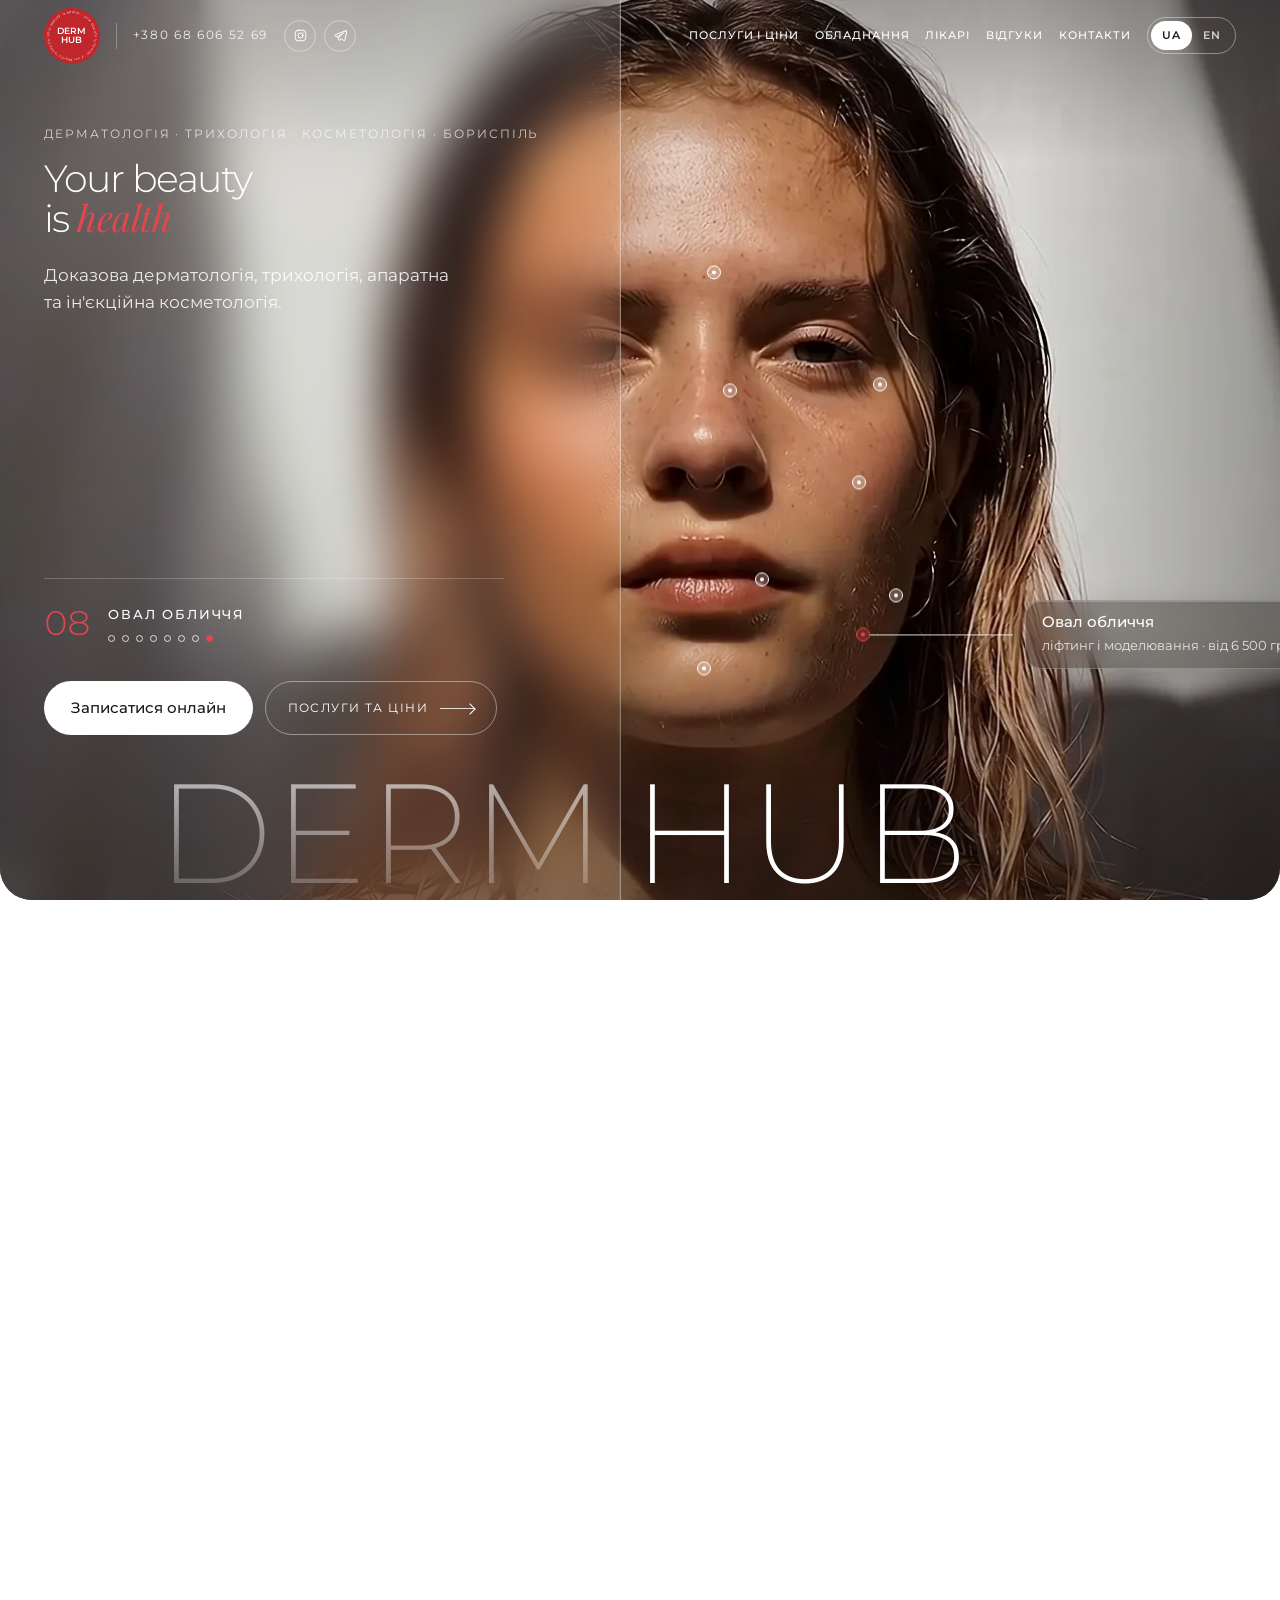
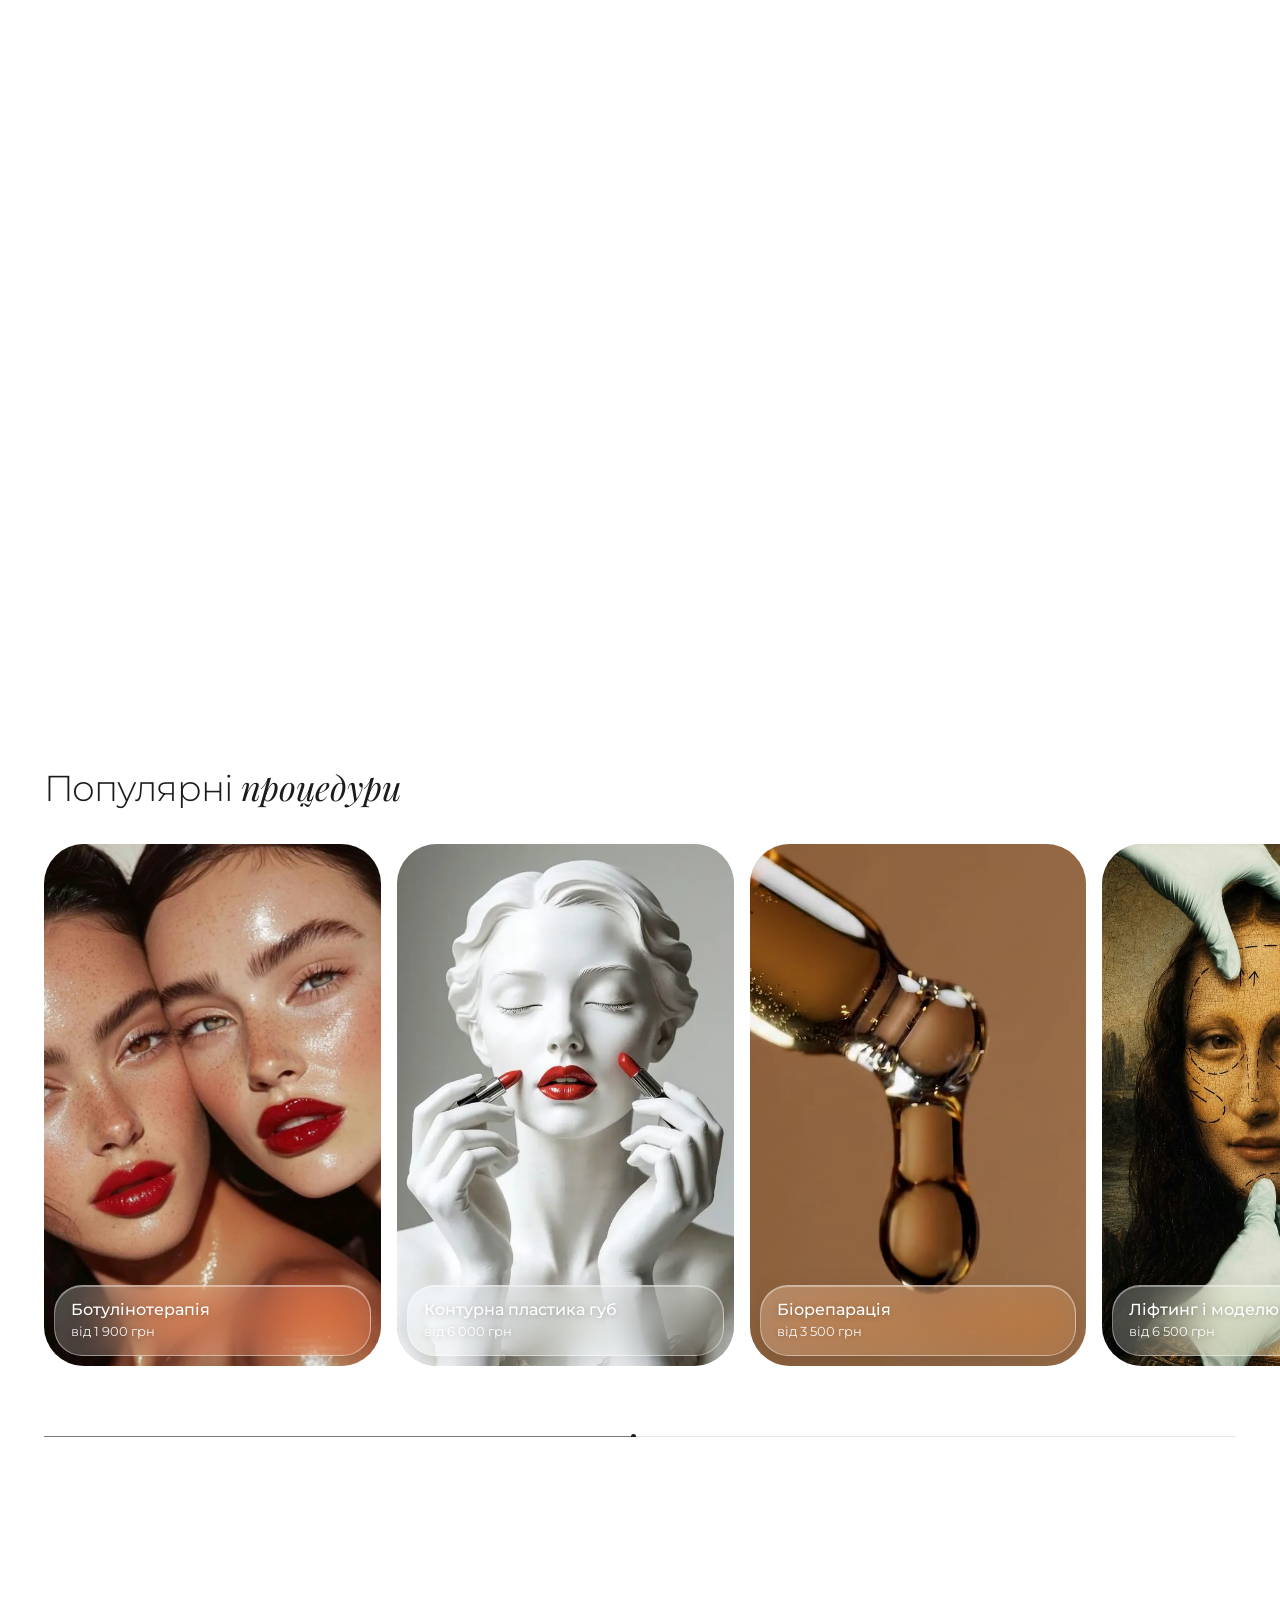
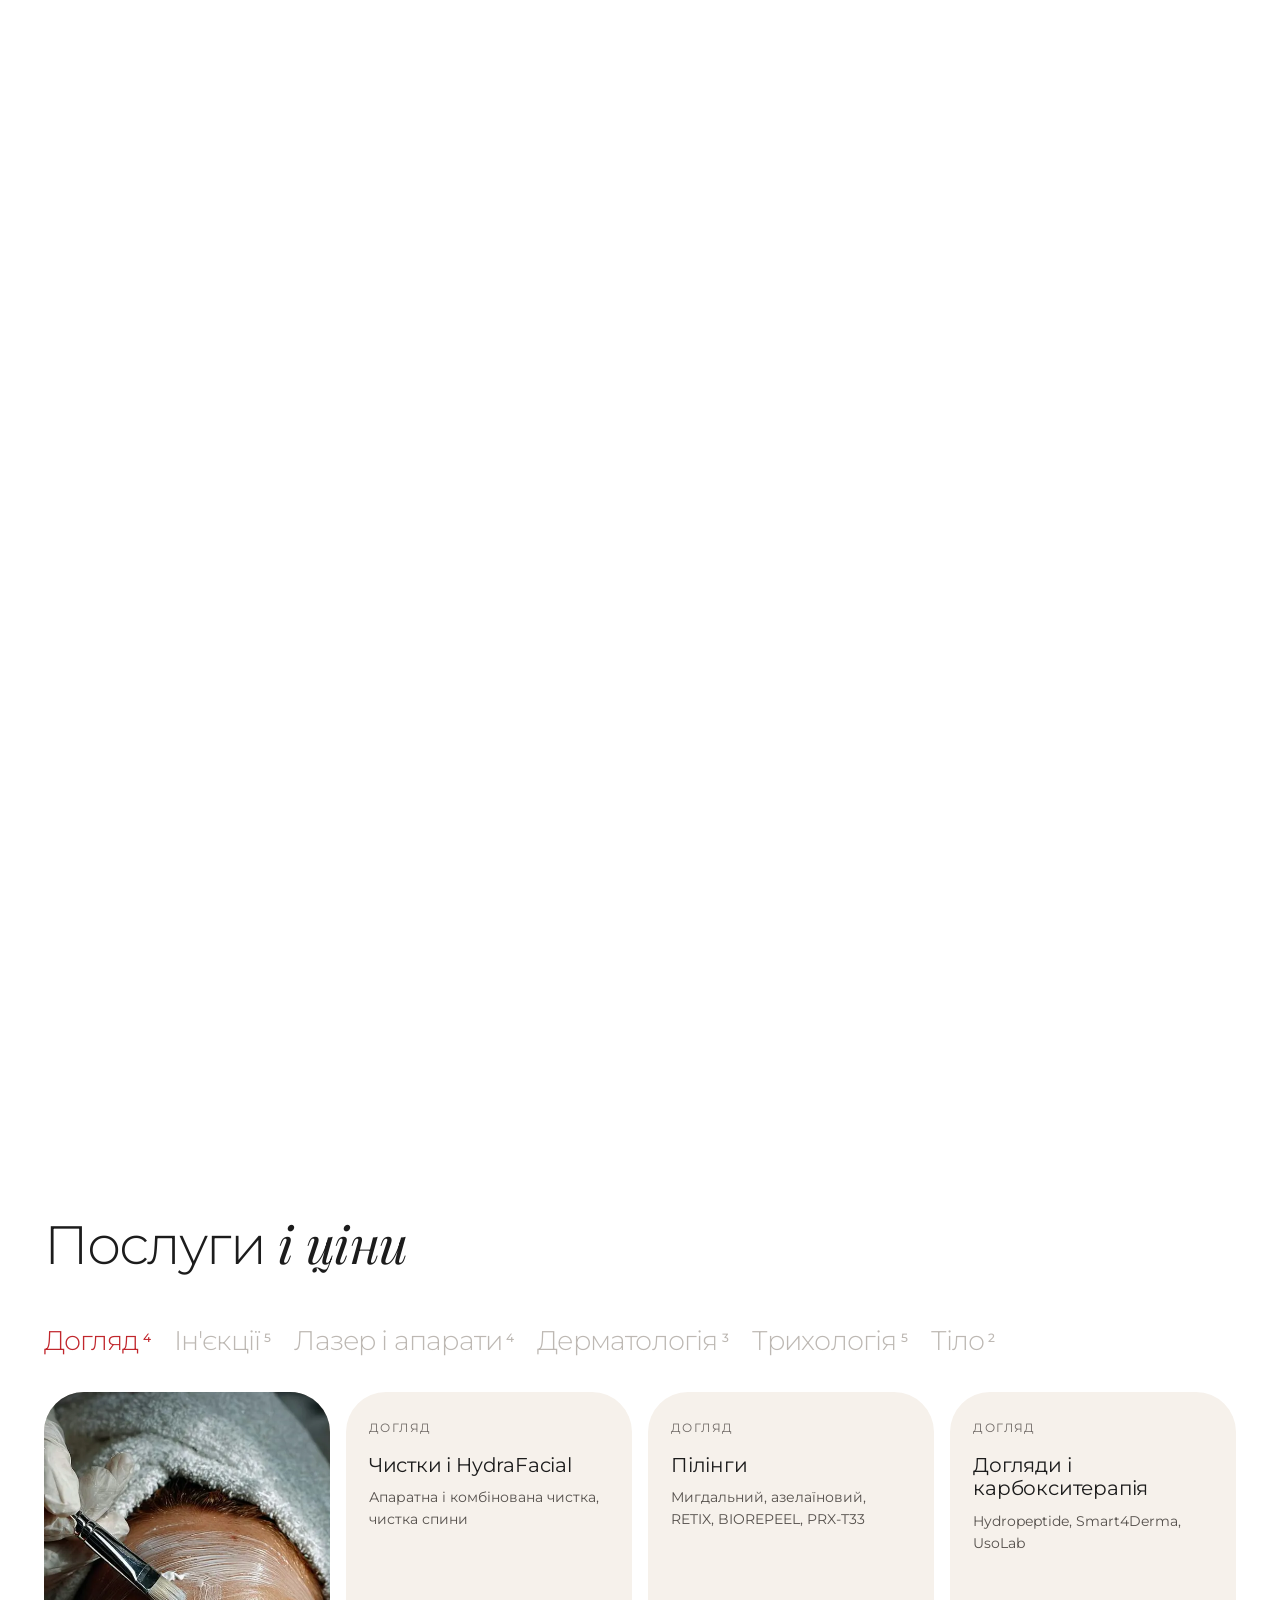
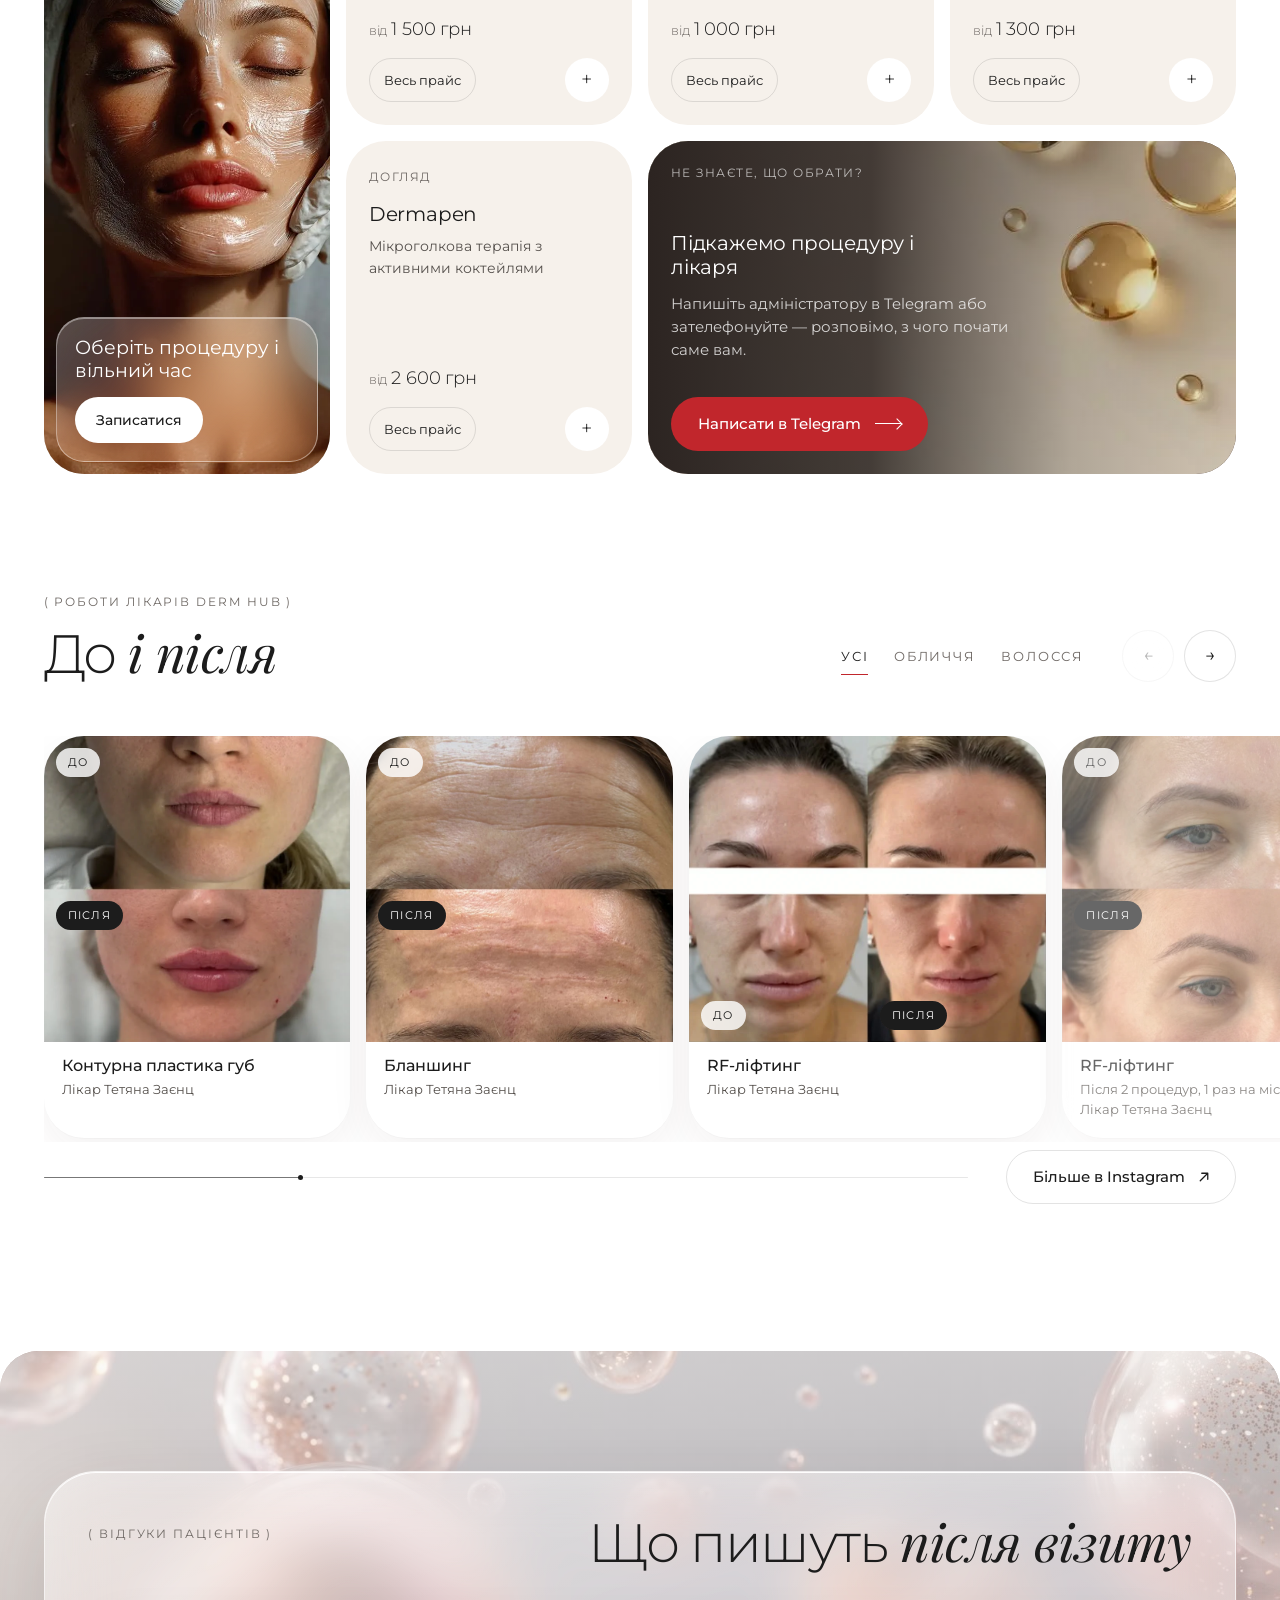
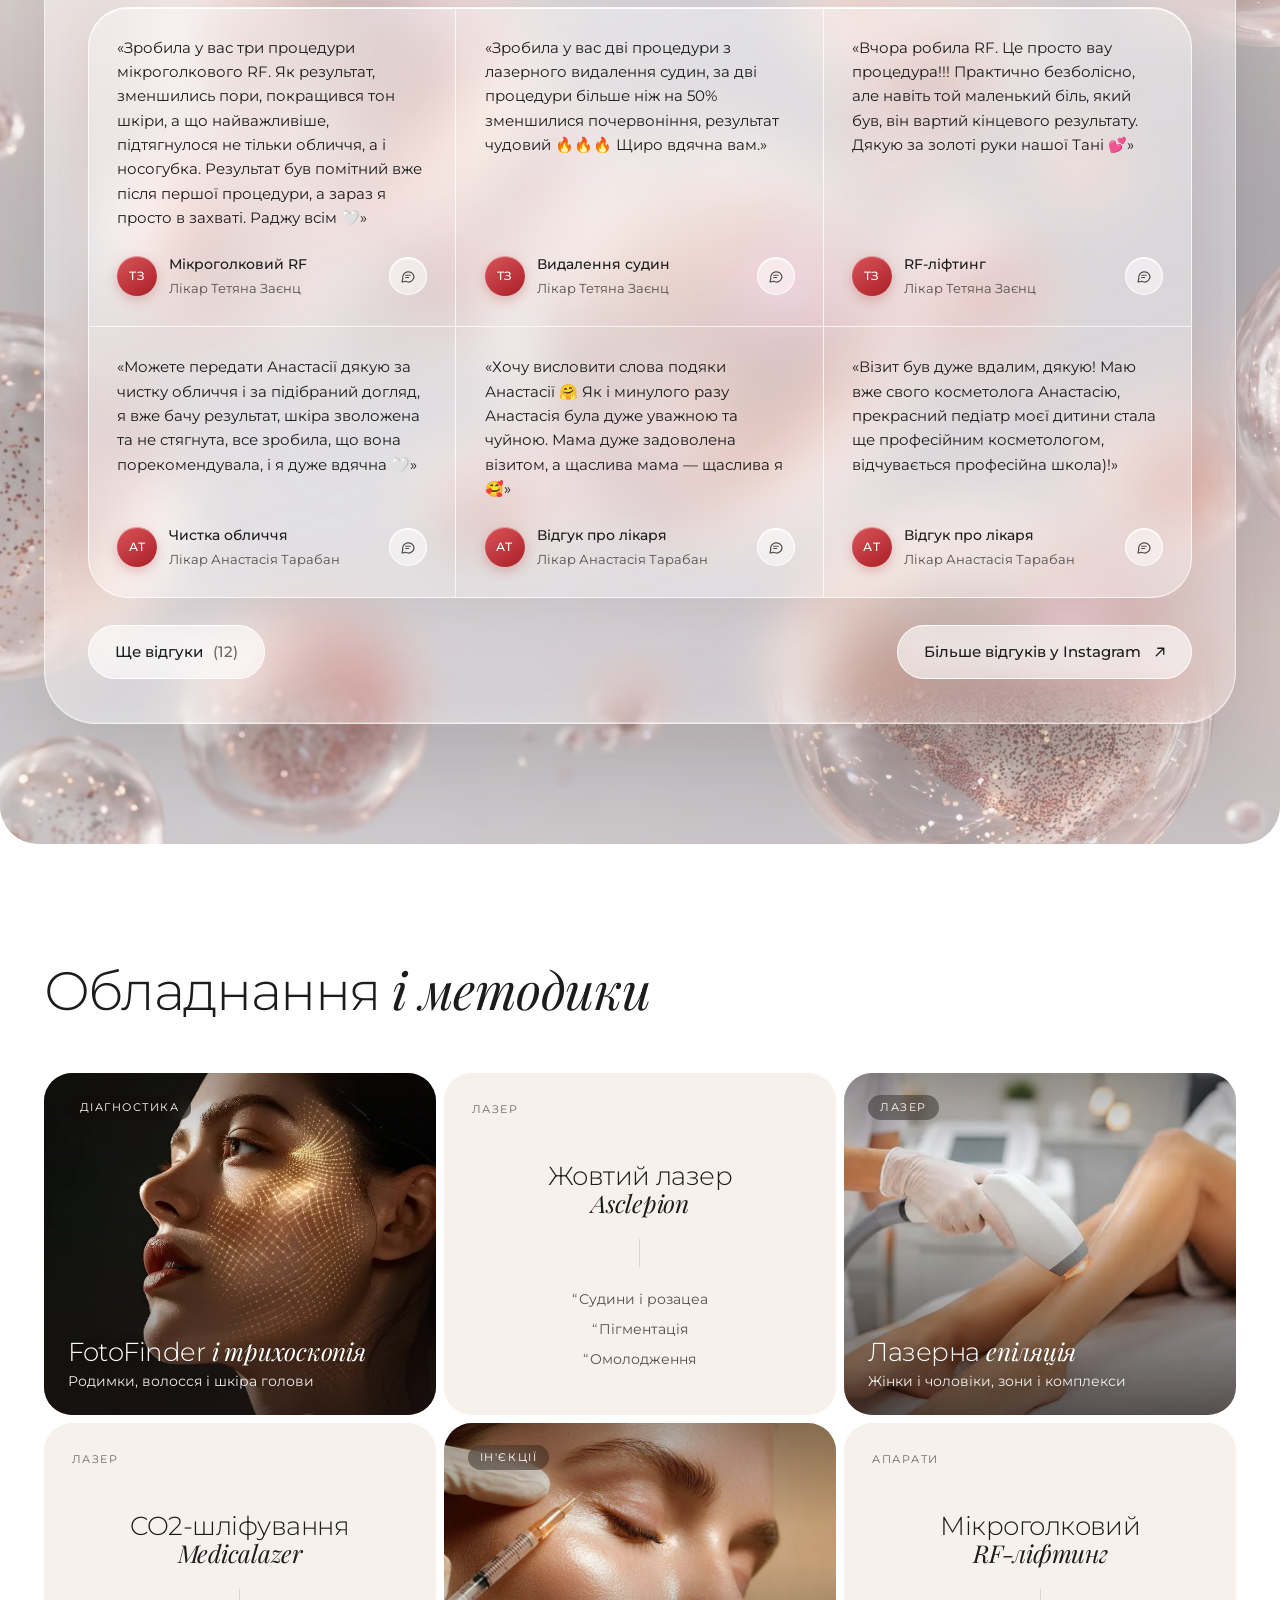
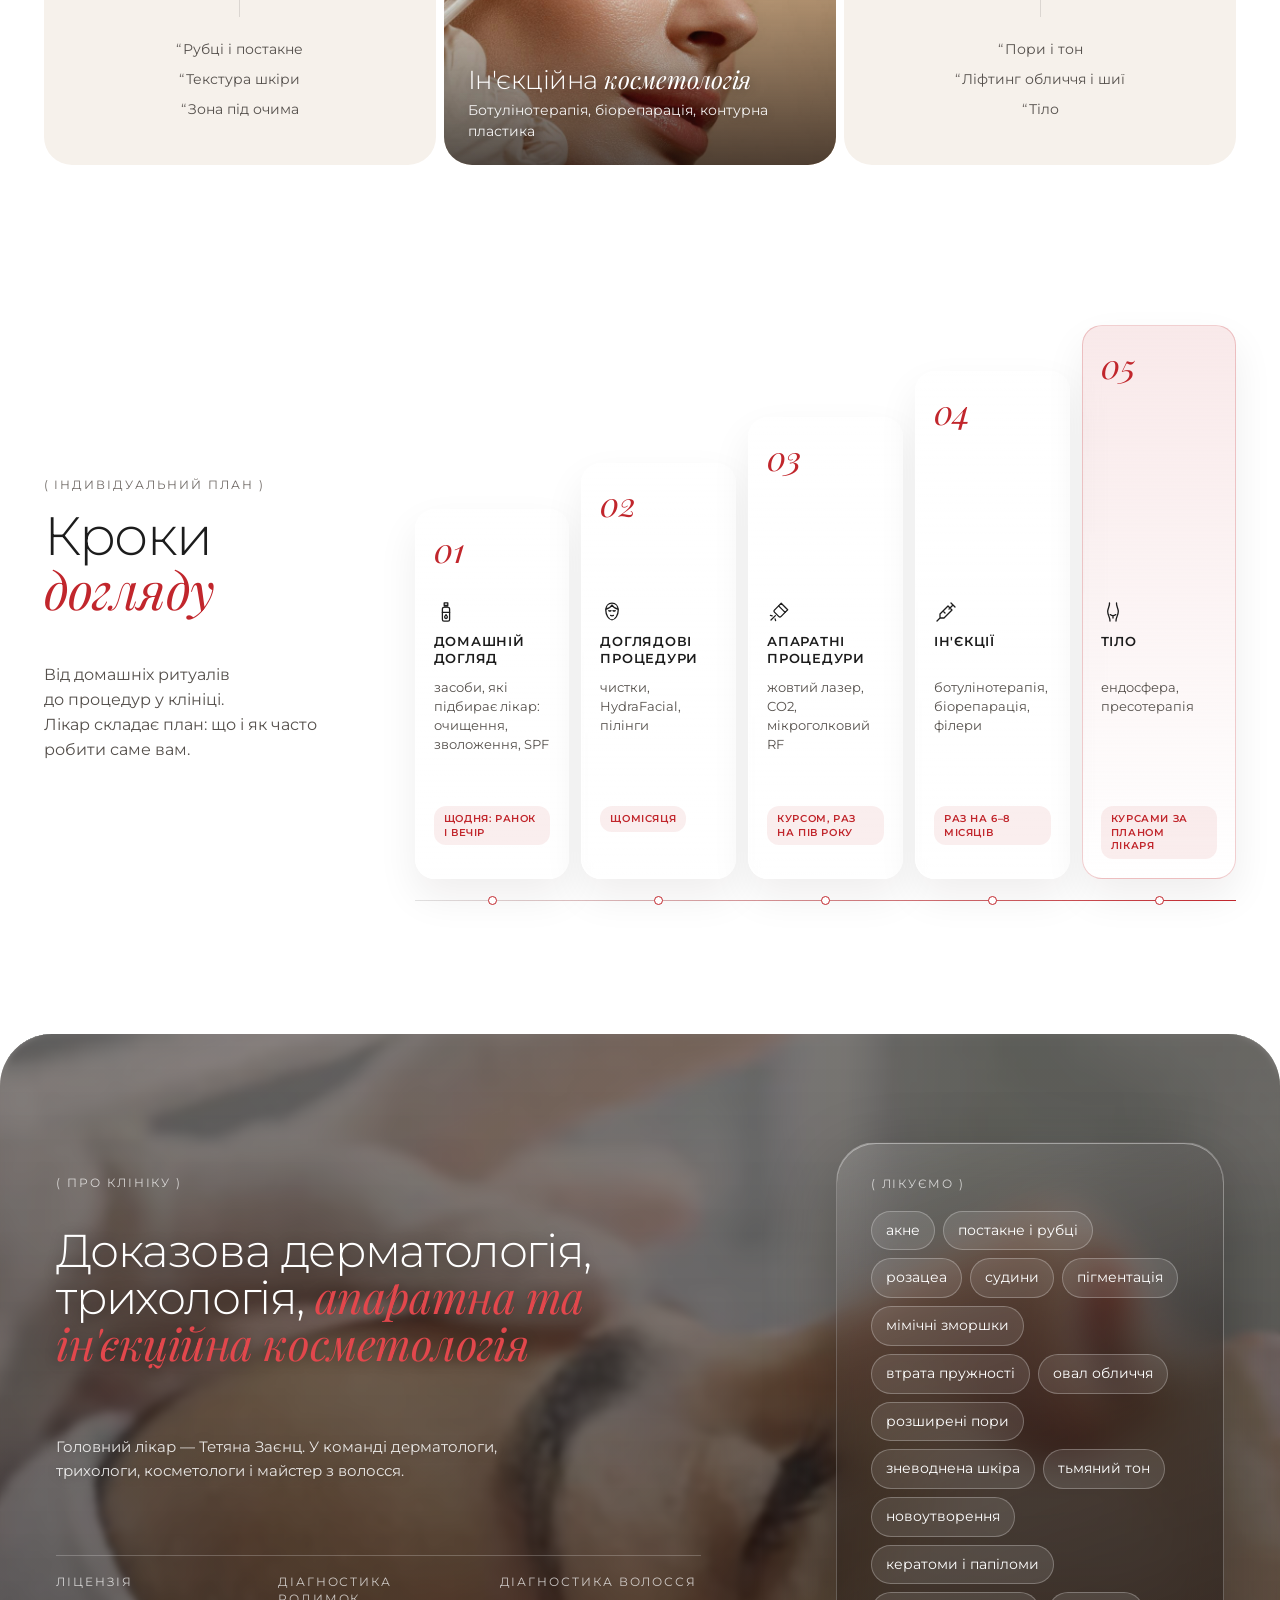
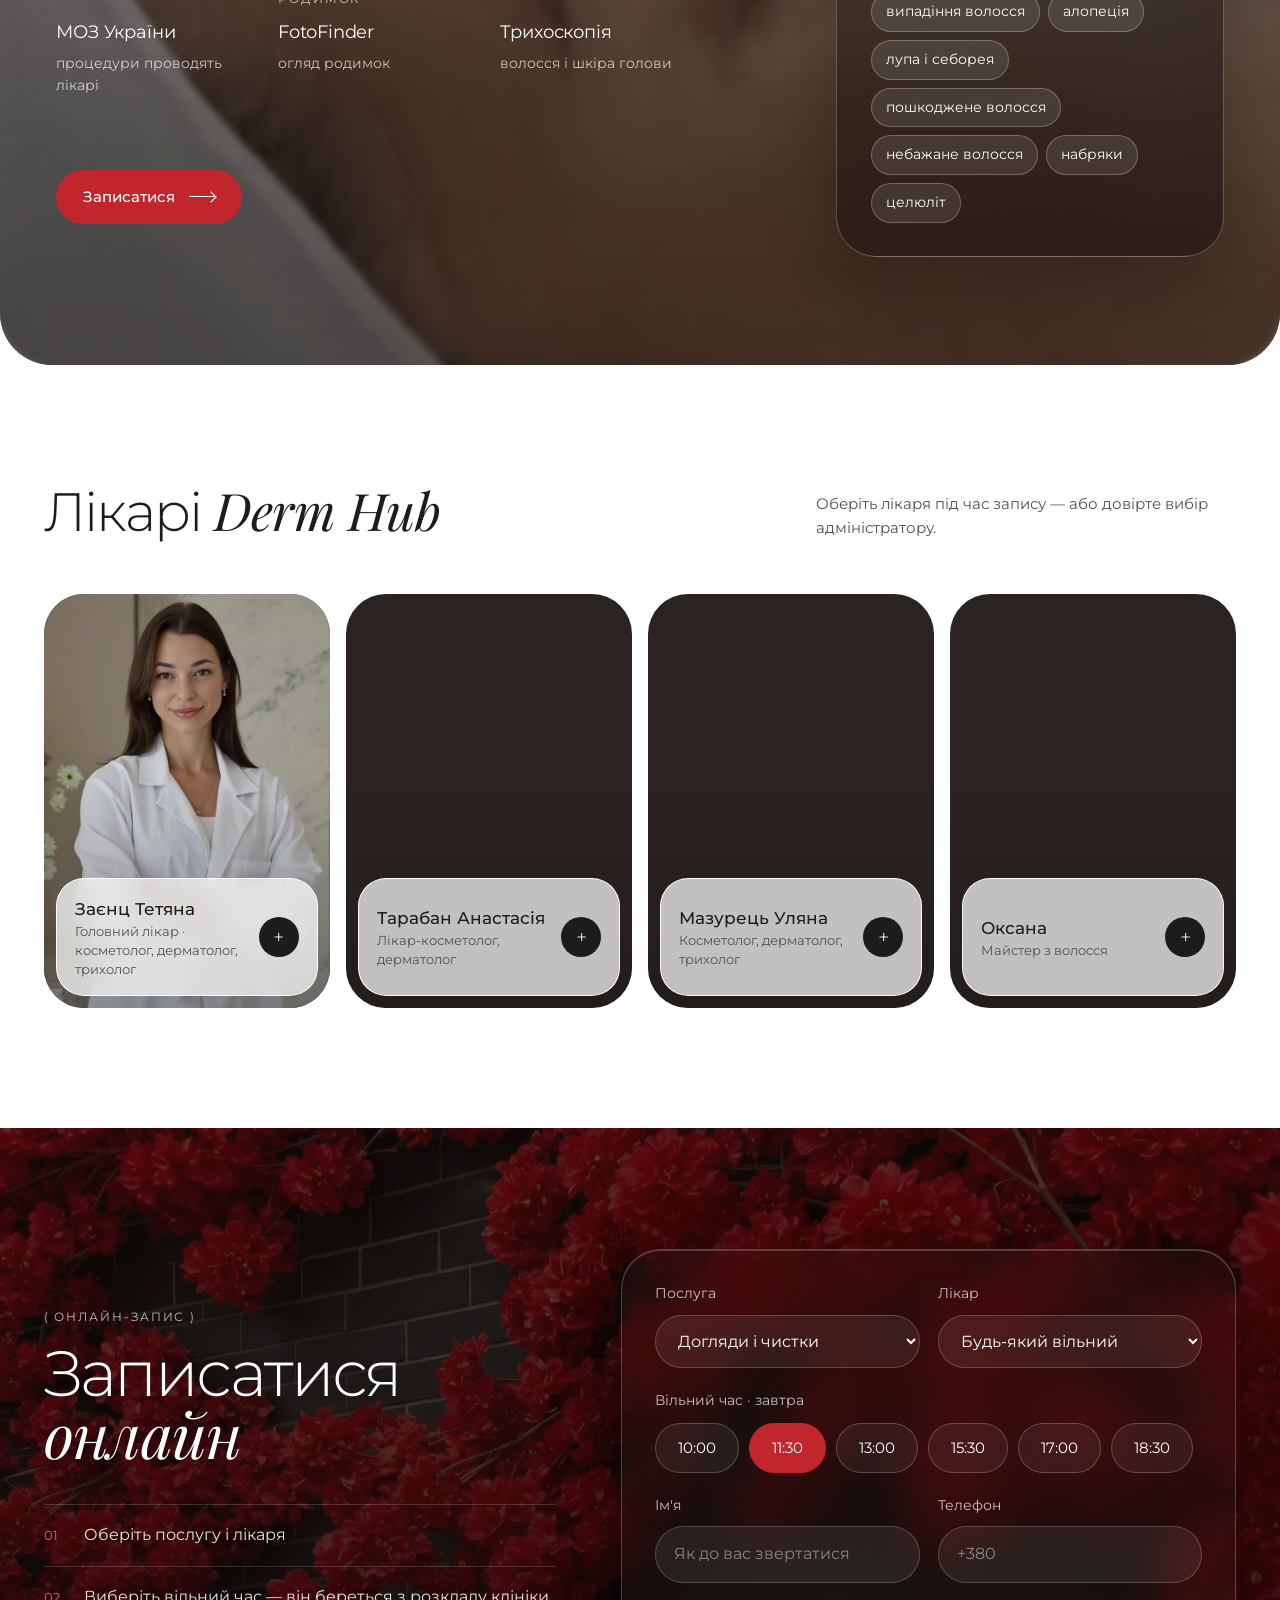
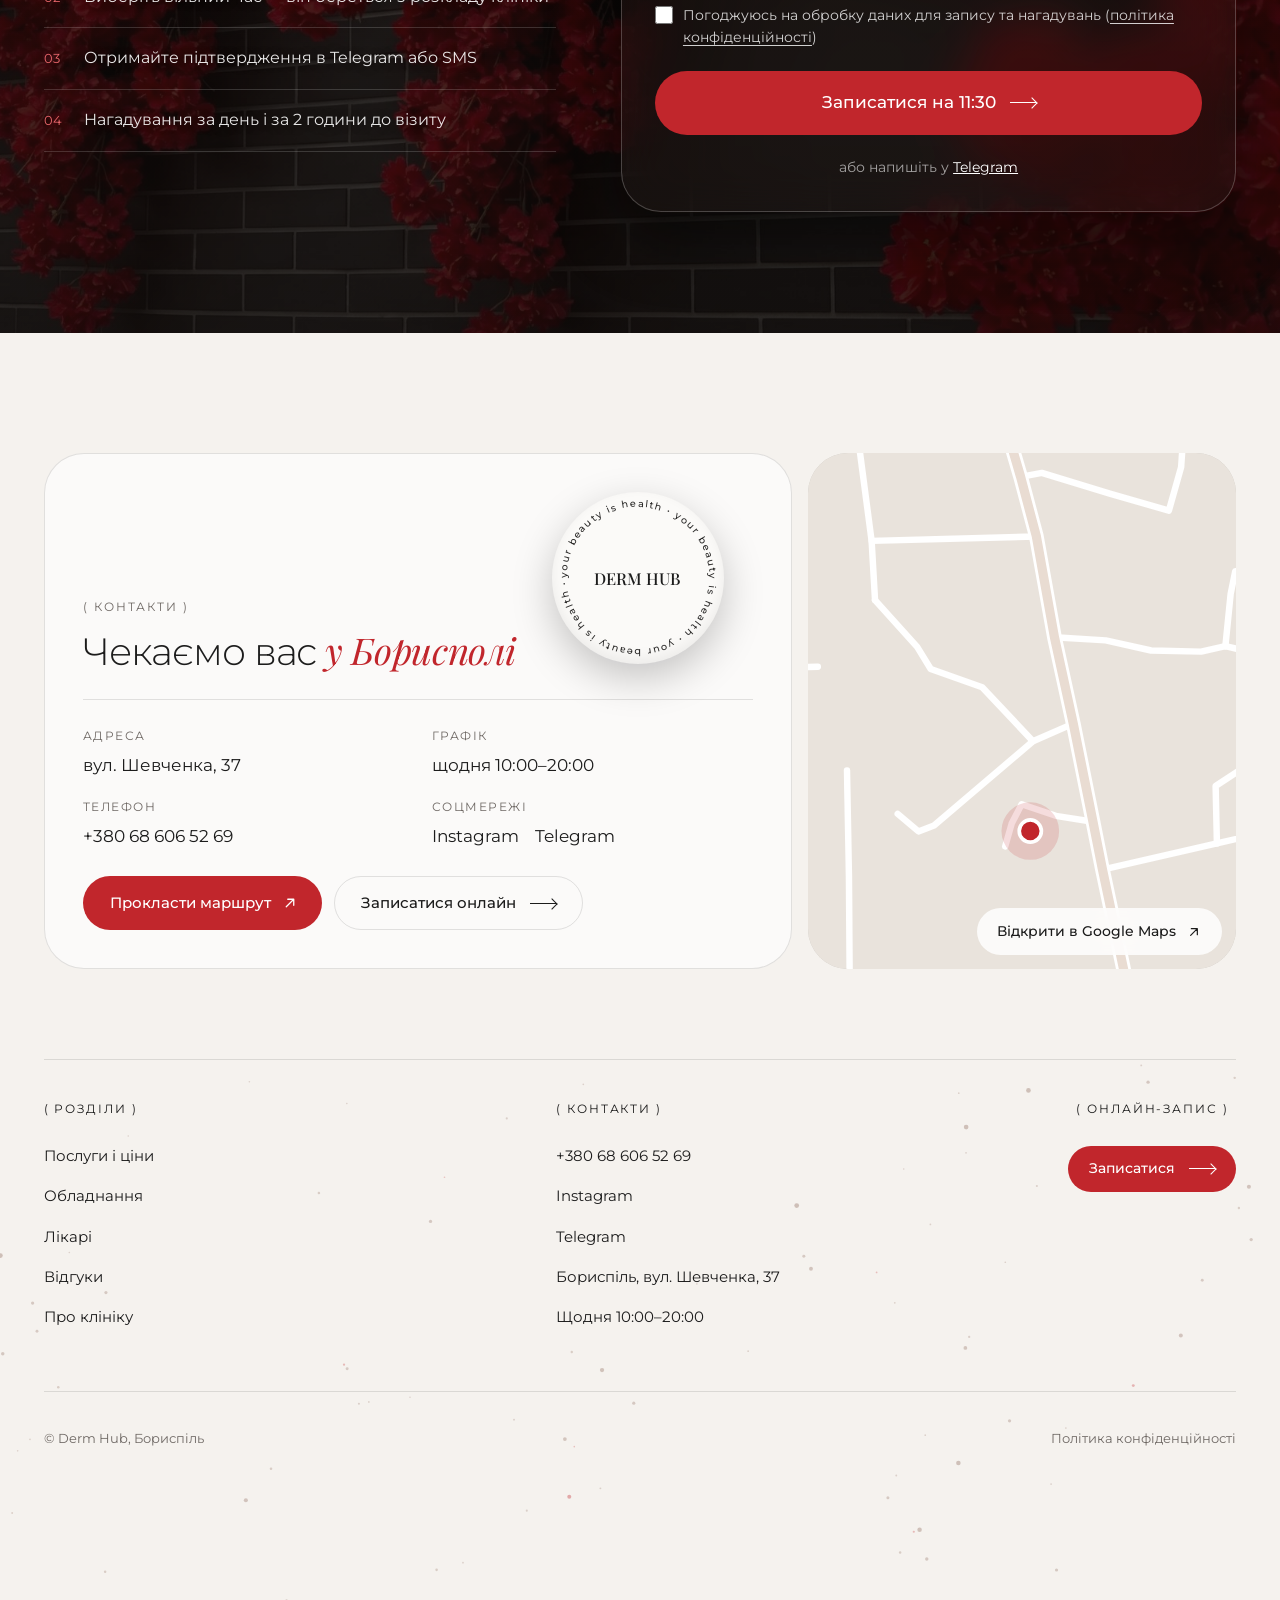
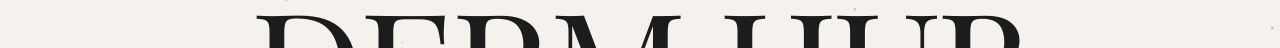
<file: index.html>
<!doctype html>
<html lang="uk" data-theme="red">
<head>
<meta charset="utf-8">
<meta name="viewport" content="width=device-width,initial-scale=1">
<title>Derm Hub — дерматологія і косметологія у Борисполі</title>
<link rel="icon" href="favicon.ico" sizes="48x48">
<link rel="icon" type="image/png" sizes="32x32" href="img/favicon-32.png?v=1">
<link rel="icon" type="image/png" sizes="192x192" href="img/favicon-192.png?v=1">
<link rel="apple-touch-icon" href="img/apple-touch-icon.png?v=1">
<link rel="manifest" href="site.webmanifest">
<meta name="theme-color" content="#F5F2EE">
<meta name="description" content="Дермато-косметологічний центр у Борисполі: доказова дерматологія, трихологія, апаратна та ін'єкційна косметологія. Ціни на сайті, онлайн-запис.">
<link rel="canonical" href="https://derm-hub-clinic.vercel.app/">
<link rel="alternate" hreflang="uk" href="https://derm-hub-clinic.vercel.app/">
<link rel="alternate" hreflang="en" href="https://derm-hub-clinic.vercel.app/en.html">
<link rel="alternate" hreflang="x-default" href="https://derm-hub-clinic.vercel.app/">
<meta property="og:type" content="website">
<meta property="og:locale" content="uk_UA">
<meta property="og:site_name" content="Derm Hub">
<meta property="og:title" content="Derm Hub — дерматологія, трихологія, косметологія">
<meta property="og:description" content="Медична клініка у Борисполі: доказова дерматологія, трихологія, апаратна та ін'єкційна косметологія. Ціни на сайті, онлайн-запис.">
<meta property="og:url" content="https://derm-hub-clinic.vercel.app/">
<meta property="og:image" content="https://derm-hub-clinic.vercel.app/img/og-uk.jpg?v=2">
<meta property="og:image:width" content="1200"><meta property="og:image:height" content="630">
<meta property="og:image:alt" content="Derm Hub — медична клініка: дерматологія, трихологія і косметологія у Борисполі">
<meta name="twitter:card" content="summary_large_image">
<meta name="twitter:image" content="https://derm-hub-clinic.vercel.app/img/og-uk.jpg?v=2">
<link rel="preconnect" href="https://fonts.googleapis.com">
<link rel="preconnect" href="https://fonts.gstatic.com" crossorigin>
<link href="https://fonts.googleapis.com/css2?family=Playfair+Display:ital,wght@0,400;0,500;0,600;1,400;1,500&family=Montserrat:wght@200;300;400;500;600&display=swap" rel="stylesheet">
<link rel="stylesheet" href="css/redesign.css?v=196">
<link rel="stylesheet" href="css/global.css?v=196">
<script type="application/ld+json">{"@context":"https://schema.org","@type":"MedicalClinic","name":"Derm Hub","url":"https://derm-hub-clinic.vercel.app/","image":"https://derm-hub-clinic.vercel.app/img/og-uk.jpg","telephone":"+380686065269","address":{"@type":"PostalAddress","streetAddress":"вул. Шевченка, 37","addressLocality":"Бориспіль","addressCountry":"UA"},"openingHoursSpecification":[{"@type":"OpeningHoursSpecification","dayOfWeek":["Monday","Tuesday","Wednesday","Thursday","Friday","Saturday","Sunday"],"opens":"10:00","closes":"20:00"}],"medicalSpecialty":["Dermatology"],"sameAs":["https://www.instagram.com/derm_hub/","https://t.me/Doctors_AppointmentDERM_HUB"]}</script>
<!-- Аналітика: GA4 — вставити тег тут (і додати googletagmanager.com / google-analytics.com у CSP у vercel.json) -->
<!-- Аналітика: Meta Pixel — вставити тут (і додати connect.facebook.net / facebook.com у CSP у vercel.json) -->
</head>
<body>

<div class="sheet">

<!-- ШАПКА -->
<header class="head">
  <div class="head-l">
    <a class="brand" href="#top" aria-label="Derm Hub — на головну"><span class="emblem red" data-variant="red" data-size="56"></span><span class="emblem sign" data-size="56" data-word="0.52" data-ring="1.4"></span></a>
    <span class="head-div" aria-hidden="true"></span>
    <a class="head-tel" href="tel:+380686065269">+380 68 606 52 69</a>
    <a class="head-soc" href="https://www.instagram.com/derm_hub/" target="_blank" rel="noopener noreferrer" aria-label="Instagram @derm_hub"><svg viewBox="0 0 24 24" aria-hidden="true"><rect x="3.5" y="3.5" width="17" height="17" rx="5"/><circle cx="12" cy="12" r="4"/><circle cx="17.2" cy="6.8" r=".9" class="dot"/></svg></a>
    <a class="head-soc" href="https://t.me/Doctors_AppointmentDERM_HUB" target="_blank" rel="noopener noreferrer" aria-label="Telegram @Doctors_AppointmentDERM_HUB"><svg viewBox="0 0 24 24" aria-hidden="true"><path d="M20.6 4.3 3.4 10.9c-.8.3-.8 1.4 0 1.7l4.2 1.4 1.6 5c.2.6 1 .8 1.5.3l2.4-2.2 4.4 3.2c.6.4 1.4.1 1.5-.6l2.9-13.6c.2-.8-.6-1.4-1.3-1.1Z"/><path d="m7.6 14 9.2-6.3-7.4 7.6"/></svg></a>
  </div>
  <nav class="navline" aria-label="Розділи"><a href="#services">Послуги і ціни</a><a href="#equipment">Обладнання</a><a href="#doctors">Лікарі</a><a href="#reviews">Відгуки</a><a href="#contacts">Контакти</a></nav>
  <div class="head-r">
    <div class="langs"><button type="button" class="on">UA</button><button type="button">EN</button></div>
    <a class="btn head-cta" href="#booking">Записатися</a>
    <button type="button" class="burger" aria-label="Меню" aria-expanded="false" aria-controls="mnav"><i></i><i></i></button>
  </div>
  <nav class="mnav" id="mnav" aria-label="Меню">
    <a href="#services">Послуги і ціни</a><a href="#equipment">Обладнання</a><a href="#doctors">Лікарі</a><a href="#reviews">Відгуки</a><a href="#contacts">Контакти</a>
    <div class="langs"><button type="button" class="on">UA</button><button type="button">EN</button></div>
    <a class="mnav-tel" href="tel:+380686065269">+380 68 606 52 69</a>
    <a class="btn btn-red btn-arrow" href="#booking">Записатися онлайн<i class="ln" aria-hidden="true"></i></a>
  </nav>
</header>

<!-- ХІРО -->
<section class="hero" id="top">
  <div class="hero-frame">
    <canvas class="hero-canvas" role="img" aria-label="Жінка з доглянутою шкірою відкриває очі й усміхається"></canvas>
    <video class="hero-mob" muted playsinline loop preload="none" poster="img/hero-mob-poster.jpg" aria-label="Жінка з доглянутою шкірою заплющує й відкриває очі"></video>
    <div class="hero-shade" aria-hidden="true"></div>

    <div class="callouts" aria-hidden="true">
      <div class="co" data-px="1100" data-py="300" style="--d:0.50s"><i class="pt"></i><i class="ln"></i><div class="lb"><b>Мімічні зморшки</b><span>ботулінотерапія · від 1 900 грн</span></div></div>
      <div class="co" data-px="1306" data-py="438" style="--d:0.62s"><i class="pt"></i><i class="ln"></i><div class="lb"><b>Дрібні зморшки</b><span>бланшинг · від 1 250 грн</span></div></div>
      <div class="co" data-px="1279" data-py="560" style="--d:0.74s"><i class="pt"></i><i class="ln"></i><div class="lb"><b>Зневоднена шкіра</b><span>біорепарація · від 3 500 грн</span></div></div>
      <div class="co" data-px="1120" data-py="446" style="--d:0.86s"><i class="pt"></i><i class="ln"></i><div class="lb"><b>Судини і пігментація</b><span>жовтий лазер · від 200 грн</span></div></div>
      <div class="co" data-px="1325" data-py="700" style="--d:0.98s"><i class="pt"></i><i class="ln"></i><div class="lb"><b>Рубці і постакне</b><span>CO2-шліфування · від 1 000 грн</span></div></div>
      <div class="co" data-px="1160" data-py="680" style="--d:1.10s"><i class="pt"></i><i class="ln"></i><div class="lb"><b>Губи</b><span>контурна пластика · від 6 000 грн</span></div></div>
      <div class="co" data-px="1088" data-py="790" style="--d:1.22s"><i class="pt"></i><i class="ln"></i><div class="lb"><b>Пори і тон шкіри</b><span>мікроголковий RF · від 5 000 грн</span></div></div>
      <div class="co" data-px="1285" data-py="748" style="--d:1.34s"><i class="pt"></i><i class="ln"></i><div class="lb"><b>Овал обличчя</b><span>ліфтинг і моделювання · від 6 500 грн</span></div></div>
    </div>

    <div class="hero-word" aria-hidden="true"><span class="hw-in">DERM</span><span class="hw-out">HUB</span></div>
    <div class="hero-glass">
      <div class="hg-body">
        <p class="eyebrow"><span class="eb-d">Дерматологія · Трихологія · Косметологія · Бориспіль</span><span class="eb-m">Медична клініка · Бориспіль</span></p>
        <h1><span class="h1-d">Your beauty<br>is <span class="it">health</span></span><span class="h1-m">DERM HUB</span></h1>
        <p class="slogan-m">Your beauty <span class="nw">is <span class="it">health</span></span></p>
        <p class="lead">Доказова дерматологія, трихологія, апаратна та ін'єкційна косметологія.</p>
        <div class="hg-zone" aria-hidden="true"><span class="hg-num">01</span><div><b class="hg-name">Мімічні зморшки</b><span class="hg-dots"><i class="on"></i><i></i><i></i><i></i><i></i><i></i><i></i><i></i></span></div></div>
        <div class="hero-cta">
          <a class="btn btn-white btn-pop" href="#booking">Записатися онлайн</a>
          <a class="hg-link" href="#services">Послуги та ціни<i></i></a>
        </div>
      </div>
    </div>

  </div>
  <div class="hero-spacer" aria-hidden="true"></div>
</section>

<!-- НАПРЯМИ: фото-стрічка зі скляними підписами → вкладка прайсу -->
<section class="dirs wrap rail-wrap" aria-label="Популярні процедури">
<div class="dirs-stage"><div class="dirs-pin">
  <div class="dirs-head reveal">
    <h2 class="h-m">Популярні <span class="it">процедури</span></h2>
    <div class="rail-nav"><button class="rbtn" data-prev aria-label="Назад">←</button><button class="rbtn" data-next aria-label="Далі">→</button></div>
  </div>
  <div class="dirs-row rail">
    <a class="dir" href="#services" data-go="inj"><img src="img/f-duo.webp" width="736" height="1308" alt="" loading="lazy" style="object-position:50% 30%" decoding="async"><span class="dir-cap glass"><b>Ботулінотерапія</b><small>від 1 900 грн</small></span></a>
    <a class="dir" href="#services" data-go="inj"><img src="img/f-statue-660.webp" width="660" height="848" alt="" loading="lazy" style="object-position:50% 30%" decoding="async"><span class="dir-cap glass"><b>Контурна пластика губ</b><small>від 6 000 грн</small></span></a>
    <a class="dir" href="#services" data-go="inj"><video src="img/serum.mp4" poster="img/serum-poster.webp" autoplay muted loop playsinline preload="metadata" aria-hidden="true" style="object-position:46% 50%"></video><span class="dir-cap glass"><b>Біорепарація</b><small>від 3 500 грн</small></span></a>
    <a class="dir" href="#services" data-go="inj"><img src="img/f-mona.jpg" width="736" height="982" alt="" loading="lazy" style="object-position:50% 30%" decoding="async"><span class="dir-cap glass"><b>Ліфтинг і моделювання</b><small>від 6 500 грн</small></span></a>
    <a class="dir" href="#services" data-go="care"><img src="img/f-brushmask.webp" width="1152" height="2048" alt="" loading="lazy" style="object-position:30% 40%" decoding="async"><span class="dir-cap glass"><b>Пілінги</b><small>від 1 000 грн</small></span></a>
    <a class="dir" href="#services" data-go="care"><img src="img/f-gloves.webp" width="1200" height="1600" alt="" loading="lazy" style="object-position:50% 30%" decoding="async"><span class="dir-cap glass"><b>Чистки і HydraFacial</b><small>від 1 500 грн</small></span></a>
    <a class="dir" href="#services" data-go="hair"><img src="img/plasma.webp" width="880" height="588" alt="" loading="lazy" style="object-position:50% 50%" decoding="async"><span class="dir-cap glass"><b>Мезо- і плазмотерапія</b><small>ціни в прайсі</small></span></a>
  </div>
  <div class="rail-bar"><i></i></div>
</div></div>
</section>

<!-- ПОСЛУГИ І ЦІНИ: картка → «Весь прайс» розгортає все, що входить у напрям -->
<section class="wrap screen" id="services">
  <div class="sec-head reveal">
    <h2 class="h-l">Послуги <span class="it">і ціни</span></h2>
  </div>

  <div class="tabs reveal" role="tablist" aria-label="Напрями" id="svcTabs"></div>
  <div class="reveal" id="svcPanels"></div>
</section>

<!-- РЕЗУЛЬТАТИ І ВІДГУКИ: до/після з хайлайтів + відгуки, фільтр і карусель -->
<section class="wrap screen ba-sec" id="results">
  <div class="rail-wrap">
  <div class="res-top reveal">
    <div><p class="eyebrow">(&nbsp;Роботи лікарів Derm Hub&nbsp;)</p><h2 class="h-l">До <span class="it">і після</span></h2></div>
    <div class="res-ctrl"><div class="chips" aria-label="Фільтр">
      <button class="chip on" data-f="all">Усі</button><button class="chip" data-f="face">Обличчя</button><button class="chip" data-f="hair">Волосся</button>
    </div><div class="rail-nav"><button class="rbtn" data-prev aria-label="Назад">←</button><button class="rbtn" data-next aria-label="Далі">→</button></div></div>
  </div>
  <div class="res-row rail reveal">
    <article class="case" data-cat="face"><figure class="ba ba-v"><img src="img/ba-lips.webp" width="787" height="786" alt="Контурна пластика губ: до і після" loading="lazy" decoding="async"><span class="b1">До</span><span class="b2">Після</span></figure><div class="case-cap"><b>Контурна пластика губ</b><small>Лікар Тетяна Заєнц</small></div></article>
    <article class="case" data-cat="face"><figure class="ba ba-v"><img src="img/ba-blanching.jpg" width="795" height="792" alt="Бланшинг: до і після" loading="lazy" decoding="async"><span class="b1">До</span><span class="b2">Після</span></figure><div class="case-cap"><b>Бланшинг</b><small>Лікар Тетяна Заєнц</small></div></article>
    <article class="case" data-cat="face"><figure class="ba ba-h"><img src="img/ba-rf-face.webp" width="787" height="674" alt="RF-ліфтинг: до і після" loading="lazy" decoding="async"><span class="b1">До</span><span class="b2">Після</span></figure><div class="case-cap"><b>RF-ліфтинг</b><small>Лікар Тетяна Заєнц</small></div></article>
    <article class="case" data-cat="face"><figure class="ba ba-v"><img src="img/ba-rf-eyes.webp" width="788" height="786" alt="RF-ліфтинг: до і після" loading="lazy" decoding="async"><span class="b1">До</span><span class="b2">Після</span></figure><div class="case-cap"><b>RF-ліфтинг</b><small>Після 2 процедур, 1 раз на місяць · Лікар Тетяна Заєнц</small></div></article>
    <article class="case" data-cat="face"><figure class="ba ba-h"><img src="img/ba-rf-micro.webp" width="900" height="652" alt="Мікроголковий RF-ліфтинг: до і після" loading="lazy" decoding="async"><span class="b1">До</span><span class="b2">Після</span></figure><div class="case-cap"><b>Мікроголковий RF-ліфтинг</b><small>Після 3 процедур · Лікар Анастасія Тарабан</small></div></article>
    <article class="case" data-cat="face"><figure class="ba ba-h"><img src="img/ba-acne.webp" width="785" height="634" alt="Лікування акне: до і після" loading="lazy" decoding="async"><span class="b1">До</span><span class="b2">Після</span></figure><div class="case-cap"><b>Лікування акне</b><small>Лікар Тетяна Заєнц</small></div></article>
    <article class="case" data-cat="face"><figure class="ba ba-h"><img src="img/ba-yellow.webp" width="795" height="796" alt="Жовтий лазер: до і після" loading="lazy" decoding="async"><span class="b1">До</span><span class="b2">Після</span></figure><div class="case-cap"><b>Жовтий лазер</b><small>Лікар Анастасія Тарабан</small></div></article>
    <article class="case" data-cat="hair"><figure class="ba ba-h"><img src="img/ba-alopecia-total.webp" width="1002" height="520" alt="Гніздова алопеція, тотальна форма: до і після" loading="lazy" decoding="async"><span class="b1">До</span><span class="b2">Після</span></figure><div class="case-cap"><b>Гніздова алопеція, тотальна форма</b><small>1 → 10 місяців лікування · Лікар Тетяна Заєнц</small></div></article>
    <article class="case" data-cat="hair"><figure class="ba ba-h"><img src="img/ba-alopecia.jpg" width="872" height="588" alt="Гніздова алопеція: до і після" loading="lazy" decoding="async"><span class="b1">До</span><span class="b2">Після</span></figure><div class="case-cap"><b>Гніздова алопеція</b><small>Лікування 3 місяці · Лікар Тетяна Заєнц</small></div></article>
    <article class="case" data-cat="hair"><figure class="ba ba-h"><img src="img/ba-anagen.jpg" width="900" height="546" alt="Синдром втраченого анагену: до і після" loading="lazy" decoding="async"><span class="b1">До</span><span class="b2">Після</span></figure><div class="case-cap"><b>Синдром втраченого анагену</b><small>Лікування 6 місяців · Лікар Тетяна Заєнц</small></div></article>
    <article class="case" data-cat="hair"><figure class="ba ba-h"><img src="img/ba-diffuse.webp" width="795" height="796" alt="Гостре дифузне випадіння: до і після" loading="lazy" decoding="async"><span class="b1">До</span><span class="b2">Після</span></figure><div class="case-cap"><b>Гостре дифузне випадіння</b><small>3 місяці: волосся потовщилось, менше випадає · Лікар Тетяна Заєнц</small></div></article>
  </div>
  <div class="res-foot"><div class="rail-bar"><i></i></div><a class="btn btn-line btn-arrow" href="https://www.instagram.com/derm_hub/" target="_blank" rel="noopener noreferrer">Більше в Instagram<svg class="ar ar-out" viewBox="0 0 24 24" aria-hidden="true"><path d="M7 17 17 7M9 7h8v8"/></svg></a></div>
  </div>
</section>

<section class="wrap screen bg-img frost" id="reviews" style="--bg:url(../img/bg-reviews.jpg)">

  <div class="rvx">
    <div class="rvx-head reveal">
      <p class="eyebrow">(&nbsp;Відгуки пацієнтів&nbsp;)</p>
      <h2 class="h-l">Що пишуть <span class="it">після візиту</span></h2>
    </div>
    <div class="rvx-grid">
      <figure class="rvq"><blockquote>«Зробила у вас три процедури мікроголкового RF. Як результат, зменшились пори, покращився тон шкіри, а що найважливіше, підтягнулося не тільки обличчя, а і носогубка. Результат був помітний вже після першої процедури, а зараз я просто в захваті. Раджу всім 🤍»</blockquote><figcaption><span class="rvq-ic" aria-hidden="true">ТЗ</span><span><b>Мікроголковий RF</b><small>Лікар Тетяна Заєнц</small></span><button type="button" class="rvq-src" data-shot="img/rv-rf3.webp" aria-label="Переглянути оригінал повідомлення" title="Оригінал повідомлення"><svg viewBox="0 0 24 24" aria-hidden="true"><path d="M20 12.5a7.5 7.5 0 0 1-11.1 6.6L4 20l1-4.4A7.5 7.5 0 1 1 20 12.5z"/><path d="M9 11h6M9 14h4"/></svg></button></figcaption></figure>
      <figure class="rvq"><blockquote>«Зробила у вас дві процедури з лазерного видалення судин, за дві процедури більше ніж на 50% зменшилися почервоніння, результат чудовий 🔥🔥🔥 Щиро вдячна вам.»</blockquote><figcaption><span class="rvq-ic" aria-hidden="true">ТЗ</span><span><b>Видалення судин</b><small>Лікар Тетяна Заєнц</small></span><button type="button" class="rvq-src" data-shot="img/rv-vessels.webp" aria-label="Переглянути оригінал повідомлення" title="Оригінал повідомлення"><svg viewBox="0 0 24 24" aria-hidden="true"><path d="M20 12.5a7.5 7.5 0 0 1-11.1 6.6L4 20l1-4.4A7.5 7.5 0 1 1 20 12.5z"/><path d="M9 11h6M9 14h4"/></svg></button></figcaption></figure>
      <figure class="rvq"><blockquote>«Вчора робила RF. Це просто вау процедура!!! Практично безболісно, але навіть той маленький біль, який був, він вартий кінцевого результату. Дякую за золоті руки нашої Тані 💕»</blockquote><figcaption><span class="rvq-ic" aria-hidden="true">ТЗ</span><span><b>RF-ліфтинг</b><small>Лікар Тетяна Заєнц</small></span><button type="button" class="rvq-src" data-shot="img/rv-rf.webp" aria-label="Переглянути оригінал повідомлення" title="Оригінал повідомлення"><svg viewBox="0 0 24 24" aria-hidden="true"><path d="M20 12.5a7.5 7.5 0 0 1-11.1 6.6L4 20l1-4.4A7.5 7.5 0 1 1 20 12.5z"/><path d="M9 11h6M9 14h4"/></svg></button></figcaption></figure>
      <figure class="rvq"><blockquote>«Можете передати Анастасії дякую за чистку обличчя і за підібраний догляд, я вже бачу результат, шкіра зволожена та не стягнута, все зробила, що вона порекомендувала, і я дуже вдячна 🤍»</blockquote><figcaption><span class="rvq-ic" aria-hidden="true">АТ</span><span><b>Чистка обличчя</b><small>Лікар Анастасія Тарабан</small></span><button type="button" class="rvq-src" data-shot="img/rv-cleaning.webp" aria-label="Переглянути оригінал повідомлення" title="Оригінал повідомлення"><svg viewBox="0 0 24 24" aria-hidden="true"><path d="M20 12.5a7.5 7.5 0 0 1-11.1 6.6L4 20l1-4.4A7.5 7.5 0 1 1 20 12.5z"/><path d="M9 11h6M9 14h4"/></svg></button></figcaption></figure>
      <figure class="rvq"><blockquote>«Хочу висловити слова подяки Анастасії 🤗 Як і минулого разу Анастасія була дуже уважною та чуйною. Мама дуже задоволена візитом, а щаслива мама — щаслива я 🥰»</blockquote><figcaption><span class="rvq-ic" aria-hidden="true">АТ</span><span><b>Відгук про лікаря</b><small>Лікар Анастасія Тарабан</small></span><button type="button" class="rvq-src" data-shot="img/rv-mama.webp" aria-label="Переглянути оригінал повідомлення" title="Оригінал повідомлення"><svg viewBox="0 0 24 24" aria-hidden="true"><path d="M20 12.5a7.5 7.5 0 0 1-11.1 6.6L4 20l1-4.4A7.5 7.5 0 1 1 20 12.5z"/><path d="M9 11h6M9 14h4"/></svg></button></figcaption></figure>
      <figure class="rvq"><blockquote>«Візит був дуже вдалим, дякую! Маю вже свого косметолога Анастасію, прекрасний педіатр моєї дитини стала ще професійним косметологом, відчувається професійна школа)!»</blockquote><figcaption><span class="rvq-ic" aria-hidden="true">АТ</span><span><b>Відгук про лікаря</b><small>Лікар Анастасія Тарабан</small></span><button type="button" class="rvq-src" data-shot="img/rv-school.webp" aria-label="Переглянути оригінал повідомлення" title="Оригінал повідомлення"><svg viewBox="0 0 24 24" aria-hidden="true"><path d="M20 12.5a7.5 7.5 0 0 1-11.1 6.6L4 20l1-4.4A7.5 7.5 0 1 1 20 12.5z"/><path d="M9 11h6M9 14h4"/></svg></button></figcaption></figure>
      <figure class="rvq rvq-more"><blockquote>«Мені дуже сподобалась лікар Анастасія. Одразу викликала до себе прихильність 🥰 Дуже уважна, просто та зрозуміло все пояснила, підібрала догляд 🥰 Дякую 🫶»</blockquote><figcaption><span class="rvq-ic" aria-hidden="true">АТ</span><span><b>Підбір догляду</b><small>Лікар Анастасія Тарабан</small></span><button type="button" class="rvq-src" data-shot="img/rv-care.webp" aria-label="Переглянути оригінал повідомлення" title="Оригінал повідомлення"><svg viewBox="0 0 24 24" aria-hidden="true"><path d="M20 12.5a7.5 7.5 0 0 1-11.1 6.6L4 20l1-4.4A7.5 7.5 0 1 1 20 12.5z"/><path d="M9 11h6M9 14h4"/></svg></button></figcaption></figure>
      <figure class="rvq rvq-more"><blockquote>«Хотіла б залишити відгук про лікаря Анастасію. Ну така вона вже ж хороша! Мені було дуууже комфортно. Дякую ❤️»</blockquote><figcaption><span class="rvq-ic" aria-hidden="true">АТ</span><span><b>Відгук про лікаря</b><small>Лікар Анастасія Тарабан</small></span><button type="button" class="rvq-src" data-shot="img/rv-comfort.webp" aria-label="Переглянути оригінал повідомлення" title="Оригінал повідомлення"><svg viewBox="0 0 24 24" aria-hidden="true"><path d="M20 12.5a7.5 7.5 0 0 1-11.1 6.6L4 20l1-4.4A7.5 7.5 0 1 1 20 12.5z"/><path d="M9 11h6M9 14h4"/></svg></button></figcaption></figure>
      <figure class="rvq rvq-more"><blockquote>«Так, мені все сподобалось, лікар дуже ввічлива та позитивна, я дуже задоволена, що обрала вашу клініку)»</blockquote><figcaption><span class="rvq-ic" aria-hidden="true">АТ</span><span><b>Відгук про лікаря</b><small>Лікар Анастасія Тарабан</small></span><button type="button" class="rvq-src" data-shot="img/rv-polite.webp" aria-label="Переглянути оригінал повідомлення" title="Оригінал повідомлення"><svg viewBox="0 0 24 24" aria-hidden="true"><path d="M20 12.5a7.5 7.5 0 0 1-11.1 6.6L4 20l1-4.4A7.5 7.5 0 1 1 20 12.5z"/><path d="M9 11h6M9 14h4"/></svg></button></figcaption></figure>
      <figure class="rvq rvq-more"><blockquote>«Теж все добре, була нещодавно на чистці шкіри, дуже сподобалася пані Анастасія 🌸»</blockquote><figcaption><span class="rvq-ic" aria-hidden="true">АТ</span><span><b>Чистка шкіри</b><small>Лікар Анастасія Тарабан</small></span><button type="button" class="rvq-src" data-shot="img/rv-skin.webp" aria-label="Переглянути оригінал повідомлення" title="Оригінал повідомлення"><svg viewBox="0 0 24 24" aria-hidden="true"><path d="M20 12.5a7.5 7.5 0 0 1-11.1 6.6L4 20l1-4.4A7.5 7.5 0 1 1 20 12.5z"/><path d="M9 11h6M9 14h4"/></svg></button></figcaption></figure>
      <figure class="rvq rvq-more"><blockquote>«Добрий день! Все сподобалось, дякую! Ще повернусь і не раз)»</blockquote><figcaption><span class="rvq-ic" aria-hidden="true">DH</span><span><b>Відгук про клініку</b><small>Лікар Анастасія Тарабан</small></span><button type="button" class="rvq-src" data-shot="img/rv-again.webp" aria-label="Переглянути оригінал повідомлення" title="Оригінал повідомлення"><svg viewBox="0 0 24 24" aria-hidden="true"><path d="M20 12.5a7.5 7.5 0 0 1-11.1 6.6L4 20l1-4.4A7.5 7.5 0 1 1 20 12.5z"/><path d="M9 11h6M9 14h4"/></svg></button></figcaption></figure>
      <figure class="rvq rvq-more"><blockquote>«Добрий день, все сподобалось, все добре, будемо дивитися на результат»</blockquote><figcaption><span class="rvq-ic" aria-hidden="true">АТ</span><span><b>Відгук про лікаря</b><small>Лікар Анастасія Тарабан</small></span><button type="button" class="rvq-src" data-shot="img/rv-result.webp" aria-label="Переглянути оригінал повідомлення" title="Оригінал повідомлення"><svg viewBox="0 0 24 24" aria-hidden="true"><path d="M20 12.5a7.5 7.5 0 0 1-11.1 6.6L4 20l1-4.4A7.5 7.5 0 1 1 20 12.5z"/><path d="M9 11h6M9 14h4"/></svg></button></figcaption></figure>
    </div>
    <div class="rail-bar rvx-bar"><i></i></div>
    <div class="rvx-foot"><button type="button" class="btn btn-line rvx-more" aria-expanded="false">Ще відгуки <span class="rvx-n">(12)</span></button><a class="btn btn-line btn-arrow" href="https://www.instagram.com/derm_hub/" target="_blank" rel="noopener noreferrer">Більше відгуків у Instagram<svg class="ar ar-out" viewBox="0 0 24 24" aria-hidden="true"><path d="M7 17 17 7M9 7h8v8"/></svg></a></div>
  </div>
</section>

<!-- ОБЛАДНАННЯ І МЕТОДИКИ (сітка як Renaissance) -->
<section class="wrap screen" id="equipment">
  <div class="sec-head reveal">
    <h2 class="h-l">Обладнання <span class="it">і методики</span></h2>
  </div>
  <div class="grid10 reveal">
    <div class="tile photo"><img src="img/f-goldgrid.webp" width="736" height="986" alt="Діагностика шкіри" style="object-position:60% 30%" loading="lazy" decoding="async"><span class="tag">Діагностика</span><div class="cap"><h3>FotoFinder <span class="it">і трихоскопія</span></h3><p>Родимки, волосся і шкіра голови</p></div></div>
    <div class="tile"><span class="tag">Лазер</span><h3>Жовтий лазер<br><span class="it">Asclepion</span></h3><i class="rule"></i><ul><li>Судини і розацеа</li><li>Пігментація</li><li>Омолодження</li></ul></div>
    <div class="tile photo"><img src="img/laser-legs2.webp" width="735" height="490" alt="Лазерна епіляція" style="object-position:50% 50%" loading="lazy" decoding="async"><span class="tag">Лазер</span><div class="cap"><h3>Лазерна <span class="it">епіляція</span></h3><p>Жінки і чоловіки, зони і комплекси</p></div></div>
    <div class="tile"><span class="tag">Лазер</span><h3>CO2-шліфування<br><span class="it">Medicalazer</span></h3><i class="rule"></i><ul><li>Рубці і постакне</li><li>Текстура шкіри</li><li>Зона під очима</li></ul></div>
    <div class="tile photo"><img src="img/f-eyeinj.jpg" width="816" height="1456" alt="Ін'єкційна процедура" style="object-position:50% 30%" loading="lazy" decoding="async"><span class="tag">Ін'єкції</span><div class="cap"><h3>Ін'єкційна <span class="it">косметологія</span></h3><p>Ботулінотерапія, біорепарація, контурна пластика</p></div></div>
    <div class="tile"><span class="tag">Апарати</span><h3>Мікроголковий<br><span class="it">RF-ліфтинг</span></h3><i class="rule"></i><ul><li>Пори і тон</li><li>Ліфтинг обличчя і шиї</li><li>Тіло</li></ul></div>
  </div>
</section>

<!-- ПРО КЛІНІКУ: фото з квітами + дві скляні панелі -->
<section class="wrap screen" id="care-plan">
  <div class="ab-pyr">
    <div class="pyr-copy">
      <p class="eyebrow">(&nbsp;Індивідуальний план&nbsp;)</p>
      <h2 class="h-l">Кроки <span class="it">догляду</span></h2>
      <p class="muted">Від домашніх ритуалів до процедур у клініці.<br>Лікар складає план: що і як часто робити саме вам.</p>
    </div>
    <div class="cpa">
      <article class="cpa-step" style="--i:0"><span class="cpa-n">01</span><div class="cpa-body"><svg class="cpa-ic" viewBox="0 0 24 24" aria-hidden="true"><path d="M10.2 2.8h3.6v2.6h-3.6zM11 5.4v1.8M13 5.4v1.8"/><path d="M8.4 9.2c0-1.1.9-2 2-2h3.2c1.1 0 2 .9 2 2v10.3c0 .9-.7 1.6-1.6 1.6H10c-.9 0-1.6-.7-1.6-1.6z"/><path d="M8.4 12.4h7.2M12 14.6c.9 1.1 1.4 1.9 1.4 2.5a1.4 1.4 0 0 1-2.8 0c0-.6.5-1.4 1.4-2.5z"/></svg><b>Домашній догляд</b><span>засоби, які підбирає лікар: очищення, зволоження, SPF</span><em>Щодня: ранок і вечір</em></div></article>
      <article class="cpa-step" style="--i:1"><span class="cpa-n">02</span><div class="cpa-body"><svg class="cpa-ic" viewBox="0 0 24 24" aria-hidden="true"><path d="M12 3.2c-3.7 0-6.2 2.9-6.2 7.1 0 4.6 2.8 9.5 6.2 9.5s6.2-4.9 6.2-9.5c0-4.2-2.5-7.1-6.2-7.1z"/><path d="M8.8 10.6c.7.5 1.5.5 2.2 0M13 10.6c.7.5 1.5.5 2.2 0M10.6 15.4c.9.5 1.9.5 2.8 0M5.8 9.2c2.6-.4 4.8-1.9 6.2-4.2 1.2 2.1 3.4 3.7 6.2 4.2"/></svg><b>Доглядові процедури</b><span>чистки, HydraFacial, пілінги</span><em>Щомісяця</em></div></article>
      <article class="cpa-step" style="--i:2"><span class="cpa-n">03</span><div class="cpa-body"><svg class="cpa-ic" viewBox="0 0 24 24" aria-hidden="true"><path d="M14.2 3.3l6.5 6.5-2.6 2.6-6.5-6.5z"/><path d="M11.6 5.9 7.4 10.1a1.4 1.4 0 0 0 0 2l4.5 4.5a1.4 1.4 0 0 0 2 0l4.2-4.2"/><path d="M8.4 15.6 4 20M3.4 15.4l1.8.5M8.6 20.6l-.5-1.8"/></svg><b>Апаратні процедури</b><span>жовтий лазер, CO2, мікроголковий RF</span><em>Курсом, раз на пів року</em></div></article>
      <article class="cpa-step" style="--i:3"><span class="cpa-n">04</span><div class="cpa-body"><svg class="cpa-ic" viewBox="0 0 24 24" aria-hidden="true"><path d="m17 3 4 4M19 5l-4 4M14 6l4 4-8 8H6v-4l8-8zM9 11l2 2M6 18l-3 3"/></svg><b>Ін'єкції</b><span>ботулінотерапія, біорепарація, філери</span><em>Раз на 6–8 місяців</em></div></article>
      <article class="cpa-step" style="--i:4"><span class="cpa-n">05</span><div class="cpa-body"><svg class="cpa-ic" viewBox="0 0 24 24" aria-hidden="true"><path d="M8.5 3c.3 3.2-1.8 5.4-1.8 8.6 0 3.4 2.3 5.6 2.3 9.4M15.5 3c-.3 3.2 1.8 5.4 1.8 8.6 0 3.4-2.3 5.6-2.3 9.4"/><path d="M9.2 14.6c1.6 1.3 4 1.3 5.6 0M12 15.6V18"/></svg><b>Тіло</b><span>ендосфера, пресотерапія</span><em>Курсами за планом лікаря</em></div></article>
      <div class="cpa-rail" aria-hidden="true"><i></i><i></i><i></i><i></i><i></i></div>
    </div>
  </div>
</section>

<section class="wrap screen" id="about">
  <div class="ab-stage reveal">
    <video class="ab-video" autoplay muted loop playsinline preload="metadata" poster="img/about-poster.jpg?v=2" aria-hidden="true"><source src="img/about-video.webm?v=2" type="video/webm"><source src="img/about-video.mp4?v=2" type="video/mp4"></video>
    <div class="ab-glass ab-main">
      <p class="eyebrow">(&nbsp;Про клініку&nbsp;)</p>
      <h2 class="h-m">Доказова дерматологія, трихологія, <span class="it">апаратна та ін'єкційна косметологія</span></h2>
      <p class="ab-lead">Головний лікар — Тетяна Заєнц. У команді дерматологи, трихологи, косметологи і майстер з волосся.</p>
      <div class="ab-facts">
        <div><span class="b-k">Ліцензія</span><b>МОЗ України</b><small>процедури проводять лікарі</small></div>
        <div><span class="b-k">Діагностика родимок</span><b>FotoFinder</b><small>огляд родимок</small></div>
        <div><span class="b-k">Діагностика волосся</span><b>Трихоскопія</b><small>волосся і шкіра голови</small></div>
      </div>
      <a class="btn btn-red btn-arrow" href="#booking">Записатися<i class="ln" aria-hidden="true"></i></a>
    </div>
    <div class="ab-glass ab-treat">
      <span class="b-k">(&nbsp;Лікуємо&nbsp;)</span>
      <ul class="tags"><li>акне</li><li>постакне і рубці</li><li>розацеа</li><li>судини</li><li>пігментація</li><li>мімічні зморшки</li><li>втрата пружності</li><li>овал обличчя</li><li>розширені пори</li><li>зневоднена шкіра</li><li>тьмяний тон</li><li>новоутворення</li><li>кератоми і папіломи</li><li>випадіння волосся</li><li>алопеція</li><li>лупа і себорея</li><li>пошкоджене волосся</li><li>небажане волосся</li><li>набряки</li><li>целюліт</li></ul>
    </div>
  </div>
  <div class="ab-docs" id="doctors">
  <div class="sec-head reveal">
    <h2 class="h-l">Лікарі <span class="it">Derm Hub</span></h2>
    <p class="muted">Оберіть лікаря під час запису — або довірте вибір адміністратору.</p>
  </div>
  <div class="team reveal">
    <article class="doc"><img src="img/doc-tanya.webp" width="720" height="960" alt="Заєнц Тетяна" style="object-position:50% 0%" loading="lazy" decoding="async"><div class="plate glass-light"><div><b>Заєнц Тетяна</b><span>Головний лікар · косметолог, дерматолог, трихолог</span></div><a class="plus" href="#booking" data-doc="Заєнц Тетяна" aria-label="Записатися до Тетяни Заєнц">+</a></div></article>
    <article class="doc"><img src="img/doc-anastasia.webp" width="720" height="960" alt="Тарабан Анастасія" style="object-position:50% 0%" loading="lazy" decoding="async"><div class="plate glass-light"><div><b>Тарабан Анастасія</b><span>Лікар-косметолог, дерматолог</span></div><a class="plus" href="#booking" data-doc="Тарабан Анастасія" aria-label="Записатися до Анастасії Тарабан">+</a></div></article>
    <article class="doc"><img src="img/doc-uliana.webp" width="720" height="960" alt="Мазурець Уляна" style="object-position:50% 0%" loading="lazy" decoding="async"><div class="plate glass-light"><div><b>Мазурець Уляна</b><span>Косметолог, дерматолог, трихолог</span></div><a class="plus" href="#booking" data-doc="Мазурець Уляна" aria-label="Записатися до Уляни Мазурець">+</a></div></article>
    <article class="doc"><img src="img/doc-oksana.webp" width="720" height="960" alt="Майстер з волосся" style="object-position:50% 0%" loading="lazy" decoding="async"><div class="plate glass-light"><div><b>Оксана</b><span>Майстер з волосся</span></div><a class="plus" href="#booking" aria-label="Записатися до Оксани">+</a></div></article>
  </div>
  <div class="rail-bar team-bar"><i></i></div>
  </div>
</section>


</div><!-- /білий аркуш -->

<!-- ТЕМНИЙ НИЗ, як у першій версії: запис + футер з великим «derm hub» -->
<div class="sheet dark">

<section class="booking wrap screen" id="booking">
  <div class="book-grid">
    <div class="book-text reveal">
      <p class="eyebrow">(&nbsp;Онлайн-запис&nbsp;)</p>
      <h2>Записатися<br><span class="it">онлайн</span></h2>
      <ol class="steps">
        <li><span>01</span>Оберіть послугу і лікаря</li>
        <li><span>02</span>Виберіть вільний час — він береться з розкладу клініки</li>
        <li><span>03</span>Отримайте підтвердження в Telegram або SMS</li>
        <li><span>04</span>Нагадування за день і за 2 години до візиту</li>
      </ol>
    </div>
    <div class="book-stage reveal">
    <form class="form glass-dark" id="bookForm">
      <div class="row">
        <label class="field">Послуга
          <select id="fService">
            <option>Догляди і чистки</option><option>Ботулінотерапія</option><option>Контурна пластика губ</option><option>Жовтий лазер</option><option>Мікроголковий RF-ліфтинг</option><option>Лазерна епіляція</option><option>Трихологія</option><option>Ендосфера</option><option>Інше — підкаже адміністратор</option>
          </select>
        </label>
        <label class="field">Лікар
          <select id="fDoctor"><option>Будь-який вільний</option><option>Заєнц Тетяна</option><option>Тарабан Анастасія</option><option>Мазурець Уляна</option></select>
        </label>
      </div>
      <div>
        <div class="slots-l"><span>Вільний час · завтра</span></div>
        <div class="slots" role="radiogroup" aria-label="Вільний час">
          <button type="button" role="radio" class="slot" aria-checked="false">10:00</button><button type="button" role="radio" class="slot on" aria-checked="true">11:30</button><button type="button" role="radio" class="slot" aria-checked="false">13:00</button><button type="button" role="radio" class="slot" aria-checked="false">15:30</button><button type="button" role="radio" class="slot" aria-checked="false">17:00</button><button type="button" role="radio" class="slot" aria-checked="false">18:30</button>
        </div>
      </div>
      <div class="row">
        <label class="field">Ім'я<input type="text" placeholder="Як до вас звертатися" autocomplete="given-name"></label>
        <label class="field">Телефон<input type="tel" placeholder="+380" autocomplete="tel"></label>
      </div>
      <label class="agree"><input type="checkbox"><span>Погоджуюсь на обробку даних для запису та нагадувань (<a href="#privacy" data-privacy>політика конфіденційності</a>)</span></label>
      <button type="submit" class="btn btn-red btn-arrow"><span class="bt">Записатися на 11:30</span><i class="ln" aria-hidden="true"></i></button>
      <p class="alt">або напишіть у <a href="https://t.me/Doctors_AppointmentDERM_HUB" target="_blank" rel="noopener noreferrer">Telegram</a></p>
    </form>
    </div>
  </div>
</section>

</div><!-- /темний низ -->

<footer class="footer wrap" id="contacts">
  <div class="foot-main">
    <div class="foot-card">
      <div class="fc-title"><div class="fc-hd"><span class="fc-tag">(&nbsp;Контакти&nbsp;)</span><h2>Чекаємо вас <span class="it">у Борисполі</span></h2></div><span class="emblem raised fc-emblem" data-size="172" aria-hidden="true"></span></div>
      <dl class="fc-list">
        <div><dt>Адреса</dt><dd><a href="https://www.google.com/maps/search/?api=1&query=%D0%B2%D1%83%D0%BB%D0%B8%D1%86%D1%8F%20%D0%A8%D0%B5%D0%B2%D1%87%D0%B5%D0%BD%D0%BA%D0%B0%2C%2037%2C%20%D0%91%D0%BE%D1%80%D0%B8%D1%81%D0%BF%D1%96%D0%BB%D1%8C%2C%2008300" target="_blank" rel="noopener noreferrer">вул. Шевченка, 37</a></dd></div>
        <div><dt>Графік</dt><dd>щодня 10:00–20:00</dd></div>
        <div><dt>Телефон</dt><dd><a href="tel:+380686065269">+380 68 606 52 69</a></dd></div>
        <div><dt>Соцмережі</dt><dd><a href="https://www.instagram.com/derm_hub/" target="_blank" rel="noopener noreferrer">Instagram</a><a href="https://t.me/Doctors_AppointmentDERM_HUB" target="_blank" rel="noopener noreferrer">Telegram</a></dd></div>
      </dl>
      <div class="btns">
        <a class="btn btn-red btn-arrow" href="https://www.google.com/maps/dir/?api=1&destination=%D0%B2%D1%83%D0%BB%D0%B8%D1%86%D1%8F%20%D0%A8%D0%B5%D0%B2%D1%87%D0%B5%D0%BD%D0%BA%D0%B0%2037%2C%20%D0%91%D0%BE%D1%80%D0%B8%D1%81%D0%BF%D1%96%D0%BB%D1%8C" target="_blank" rel="noopener noreferrer">Прокласти маршрут<svg class="ar ar-out" viewBox="0 0 24 24" aria-hidden="true"><path d="M7 17 17 7M9 7h8v8"/></svg></a>
        <a class="btn btn-line btn-arrow" href="#booking">Записатися онлайн<i class="ln" aria-hidden="true"></i></a>
      </div>
    </div>
    <a class="map" href="https://www.google.com/maps/search/?api=1&query=%D0%B2%D1%83%D0%BB%D0%B8%D1%86%D1%8F%20%D0%A8%D0%B5%D0%B2%D1%87%D0%B5%D0%BD%D0%BA%D0%B0%2C%2037%2C%20%D0%91%D0%BE%D1%80%D0%B8%D1%81%D0%BF%D1%96%D0%BB%D1%8C%2C%2008300" target="_blank" rel="noopener noreferrer" aria-label="Відкрити Derm Hub на Google Картах">
<svg viewBox="0 0 900 560" preserveAspectRatio="xMidYMid slice" aria-hidden="true">
<rect width="900" height="560" fill="#E9E3DC"></rect>
<path d="M394.9,-350.2 L396.9,-181.3 L409.5,-109.7 L416.1,-84.8 L448.5,25.9 L465.6,90.5 L485.2,199.9 L505.6,293.5 L527.0,400.0 L537.3,451.9 L559.7,557.6 L581.5,662.0" fill="none" stroke="#FFFFFF" stroke-width="16" stroke-linecap="round" stroke-linejoin="round"></path>
<path d="M537.3,451.9 L661.4,423.5 L740.6,405.0 L804.1,357.2 L862.6,338.0 L861.0,230.5 L991.6,219.3" fill="none" stroke="#FFFFFF" stroke-width="7" stroke-linecap="round" stroke-linejoin="round"></path>
<path d="M670.6,209.5 L693.9,215.0 L701.0,276.7 L692.1,340.0 L660.0,361.2 L661.4,423.5" fill="none" stroke="#FFFFFF" stroke-width="7" stroke-linecap="round" stroke-linejoin="round"></path>
<path d="M701.0,276.7 L747.8,253.9 L794.7,241.7 L861.0,230.5" fill="none" stroke="#FFFFFF" stroke-width="7" stroke-linecap="round" stroke-linejoin="round"></path>
<path d="M485.2,199.9 L540.8,203.2 L590.0,214.2 L644.3,215.4 L670.6,209.5" fill="none" stroke="#FFFFFF" stroke-width="7" stroke-linecap="round" stroke-linejoin="round"></path>
<path d="M505.6,293.5 L461.9,312.6 L354.6,404.0 L337.7,410.4 L315.2,391.4" fill="none" stroke="#FFFFFF" stroke-width="7" stroke-linecap="round" stroke-linejoin="round"></path>
<path d="M461.9,312.6 L406.8,254.0 L351.0,234.3 L336.3,210.2 L290.6,159.6" fill="none" stroke="#FFFFFF" stroke-width="7" stroke-linecap="round" stroke-linejoin="round"></path>
<path d="M263.0,-86.0 L286.9,95.3 L290.6,159.6" fill="none" stroke="#FFFFFF" stroke-width="7" stroke-linecap="round" stroke-linejoin="round"></path>
<path d="M286.9,95.3 L465.6,90.5" fill="none" stroke="#FFFFFF" stroke-width="7" stroke-linecap="round" stroke-linejoin="round"></path>
<path d="M448.5,25.9 L471.5,21.6 L545.2,44.1 L609.3,62.5 L622.6,15.2 L625.7,-30.5" fill="none" stroke="#FFFFFF" stroke-width="7" stroke-linecap="round" stroke-linejoin="round"></path>
<path d="M409.5,-109.7 L301.7,-90.2 L198.7,-79.0 L104.3,-71.4 L0.1,-64.5 L12.0,2.1 L29.6,101.3 L24.4,201.5 L10.3,282.2 L1.1,339.3 L18.7,439.4" fill="none" stroke="#FFFFFF" stroke-width="7" stroke-linecap="round" stroke-linejoin="round"></path>
<path d="M260.2,344.4 L262.3,458.4 L263.4,614.5" fill="none" stroke="#FFFFFF" stroke-width="7" stroke-linecap="round" stroke-linejoin="round"></path>
<path d="M64.8,416.6 L73.2,376.6 L118.3,375.9 L122.4,316.4 L123.9,234.9 L228.6,231.8" fill="none" stroke="#FFFFFF" stroke-width="7" stroke-linecap="round" stroke-linejoin="round"></path>
<path d="M409.5,-109.7 L547.2,-141.2 L627.7,-153.3 L680.9,-159.7" fill="none" stroke="#FFFFFF" stroke-width="7" stroke-linecap="round" stroke-linejoin="round"></path>
<path d="M779.6,-322.8 L764.0,-199.1 L744.9,-96.1 L732.0,78.5 L729.6,134.2" fill="none" stroke="#FFFFFF" stroke-width="7" stroke-linecap="round" stroke-linejoin="round"></path>
<path d="M729.6,134.2 L833.9,127.9 L897.1,117.0 L968.5,120.8" fill="none" stroke="#FFFFFF" stroke-width="7" stroke-linecap="round" stroke-linejoin="round"></path>
<path d="M670.6,209.5 L676.3,152.8 L681.3,128.2 L728.0,131.6" fill="none" stroke="#FFFFFF" stroke-width="7" stroke-linecap="round" stroke-linejoin="round"></path>
<path d="M527.0,400.0 L486.6,393.5 L449.6,381.0 L438.8,401.9 L431.8,426.6" fill="none" stroke="#FFFFFF" stroke-width="7" stroke-linecap="round" stroke-linejoin="round"></path>
<path d="M179.2,-297.5 L198.7,-79.0" fill="none" stroke="#FFFFFF" stroke-width="7" stroke-linecap="round" stroke-linejoin="round"></path>
<path id="shevPath" d="M394.9,-350.2 L396.9,-181.3 L409.5,-109.7 L416.1,-84.8 L448.5,25.9 L465.6,90.5 L485.2,199.9 L505.6,293.5 L527.0,400.0 L537.3,451.9 L559.7,557.6 L581.5,662.0" fill="none" stroke="#E9DCD2" stroke-width="10" stroke-linecap="round" stroke-linejoin="round"></path>
<text style="font-family:Montserrat,sans-serif;font-size:13px;letter-spacing:1px;fill:#8C7F76"><textPath href="#shevPath" startOffset="22%">вул. Шевченка</textPath></text>
<g transform="translate(459,410)">
<circle r="34" fill="rgba(193,38,44,.16)"><animate attributeName="r" values="18;40;18" dur="2.6s" repeatCount="indefinite"></animate></circle>
<circle r="12" fill="#C1262C" stroke="#fff" stroke-width="4"></circle>
</g>
</svg>
      <span class="map-attr">© OpenStreetMap · OpenFreeMap</span>
      <span class="map-open">Відкрити в Google Maps <svg viewBox="0 0 24 24" aria-hidden="true"><path d="M7 17 17 7M8 7h9v9"/></svg></span>
    </a>
  </div>
  <div class="foot-dark">
  <canvas class="foot-fx" aria-hidden="true"></canvas>
  <div class="foot-bottom">
    <div class="fb-col"><span class="fb-h">(&nbsp;Розділи&nbsp;)</span><a href="#services">Послуги і ціни</a><a href="#equipment">Обладнання</a><a href="#doctors">Лікарі</a><a href="#reviews">Відгуки</a><a href="#about">Про клініку</a></div>
    <div class="fb-col"><span class="fb-h">(&nbsp;Контакти&nbsp;)</span><a href="tel:+380686065269">+380 68 606 52 69</a><a href="https://www.instagram.com/derm_hub/" target="_blank" rel="noopener noreferrer">Instagram</a><a href="https://t.me/Doctors_AppointmentDERM_HUB" target="_blank" rel="noopener noreferrer">Telegram</a><a href="https://www.google.com/maps/search/?api=1&query=%D0%B2%D1%83%D0%BB%D0%B8%D1%86%D1%8F%20%D0%A8%D0%B5%D0%B2%D1%87%D0%B5%D0%BD%D0%BA%D0%B0%2C%2037%2C%20%D0%91%D0%BE%D1%80%D0%B8%D1%81%D0%BF%D1%96%D0%BB%D1%8C%2C%2008300" target="_blank" rel="noopener noreferrer">Бориспіль, вул. Шевченка, 37</a><span>Щодня 10:00–20:00</span></div>
    <div class="fb-col fb-cta"><span class="fb-h">(&nbsp;Онлайн-запис&nbsp;)</span><a class="btn btn-red btn-sm btn-arrow" href="#booking">Записатися<i class="ln" aria-hidden="true"></i></a></div>
    <div class="fb-legal"><span>© Derm Hub, Бориспіль</span><span class="fb-legal-r"><a href="#privacy" data-privacy>Політика конфіденційності</a></span></div>
  </div>
  <div class="bigword" aria-hidden="true">DERM HUB</div>
  </div>
</footer>
<dialog class="policy" id="privacy" aria-labelledby="pol-h">
  <div class="pol-head"><h2 id="pol-h">Політика <span class="it">конфіденційності</span></h2><button type="button" class="pol-x" aria-label="Закрити" data-close><svg viewBox="0 0 24 24" aria-hidden="true"><path d="M6 6l12 12M18 6 6 18"/></svg></button></div>
  <div class="pol-body">
    <p class="pol-date">Редакція від 22 листопада 2026 року</p>
    <p>Ця політика пояснює, які дані збирає сайт клініки Derm Hub (м. Бориспіль, вул. Шевченка, 37), навіщо вони потрібні і як ми їх захищаємо. Ми обробляємо персональні дані відповідно до Закону України «Про захист персональних даних».</p>
    <h3>1. Які дані ми отримуємо</h3>
    <p>Лише ті, які ви самі вводите у форму запису:</p>
    <ul><li>ім'я — щоб знати, як до вас звертатися;</li><li>номер телефону — щоб підтвердити запис і нагадати про візит;</li><li>обрану послугу, лікаря, дату і час.</li></ul>
    <p>Будь ласка, не пишіть у форму діагнози, результати аналізів та інші відомості про здоров'я. Їх лікар обговорить з вами особисто на консультації.</p>
    <h3>2. Навіщо ми їх використовуємо</h3>
    <ul><li>щоб записати вас до лікаря і підтвердити запис;</li><li>щоб надіслати нагадування перед візитом;</li><li>щоб зв'язатися з вами, якщо час прийому зміниться.</li></ul>
    <p>Ми не надсилаємо рекламних розсилок без вашої окремої згоди і не продаємо дані третім особам.</p>
    <h3>3. Підстава обробки</h3>
    <p>Ваша згода, яку ви даєте, коли ставите позначку у формі запису. Згоду можна відкликати в будь-який момент.</p>
    <h3>4. Хто має доступ до даних</h3>
    <p>Адміністратори і лікарі клініки — в обсязі, потрібному для запису та прийому. Для підтвердження і нагадувань ми можемо використовувати Telegram або SMS: тоді сервіс доставки отримує лише ваш номер і текст повідомлення.</p>
    <h3>5. Скільки ми зберігаємо дані</h3>
    <p>Стільки, скільки потрібно для запису і зв'язку з вами, або доки ви не відкличете згоду. Медична документація, яку лікар веде під час прийому, зберігається за правилами, встановленими законодавством України.</p>
    <h3>6. Як ми захищаємо дані</h3>
    <p>Доступ до записів мають лише співробітники, яким він потрібен для роботи. Ми не розміщуємо ваші дані у відкритому доступі.</p>
    <h3>7. Cookies</h3>
    <p>Сайт не використовує рекламних cookies і не відстежує вас на інших сайтах. Технічні дані браузера можуть зберігатися лише для коректної роботи сторінки.</p>
    <h3>8. Ваші права</h3>
    <p>Ви можете дізнатися, які ваші дані ми зберігаємо, виправити їх, попросити видалити або відкликати згоду на обробку. Для цього зверніться до клініки:</p>
    <ul><li>телефон: <a href="tel:+380686065269">+380 68 606 52 69</a>;</li><li>Telegram: <a href="https://t.me/Doctors_AppointmentDERM_HUB" target="_blank" rel="noopener noreferrer">@Doctors_AppointmentDERM_HUB</a>;</li><li>адреса: м. Бориспіль, вул. Шевченка, 37, щодня 10:00–20:00.</li></ul>
    <p>Якщо ви вважаєте, що ваші права порушено, ви можете звернутися до Уповноваженого Верховної Ради України з прав людини.</p>
    <h3>9. Зміни політики</h3>
    <p>Ми можемо оновлювати цю політику. Актуальна редакція завжди доступна на цьому сайті, дата оновлення вказана вгорі.</p>
  </div>
</dialog>
<dialog class="shot" id="shot" aria-label="Оригінал відгуку">
  <button type="button" class="pol-x" aria-label="Закрити" data-close><svg viewBox="0 0 24 24" aria-hidden="true"><path d="M6 6l12 12M18 6 6 18"/></svg></button>
  <img src="[data-uri]" alt="Оригінал повідомлення з відгуком">
</dialog>
<a class="to-top" href="#top" aria-label="Нагору"><svg viewBox="0 0 24 24" aria-hidden="true"><path d="M12 19V5M5.5 11.5 12 5l6.5 6.5"/></svg></a>


<script src="js/prices.js?v=196" defer></script>
<script src="js/redesign.js?v=196" defer></script>
</body>
</html>
</file>
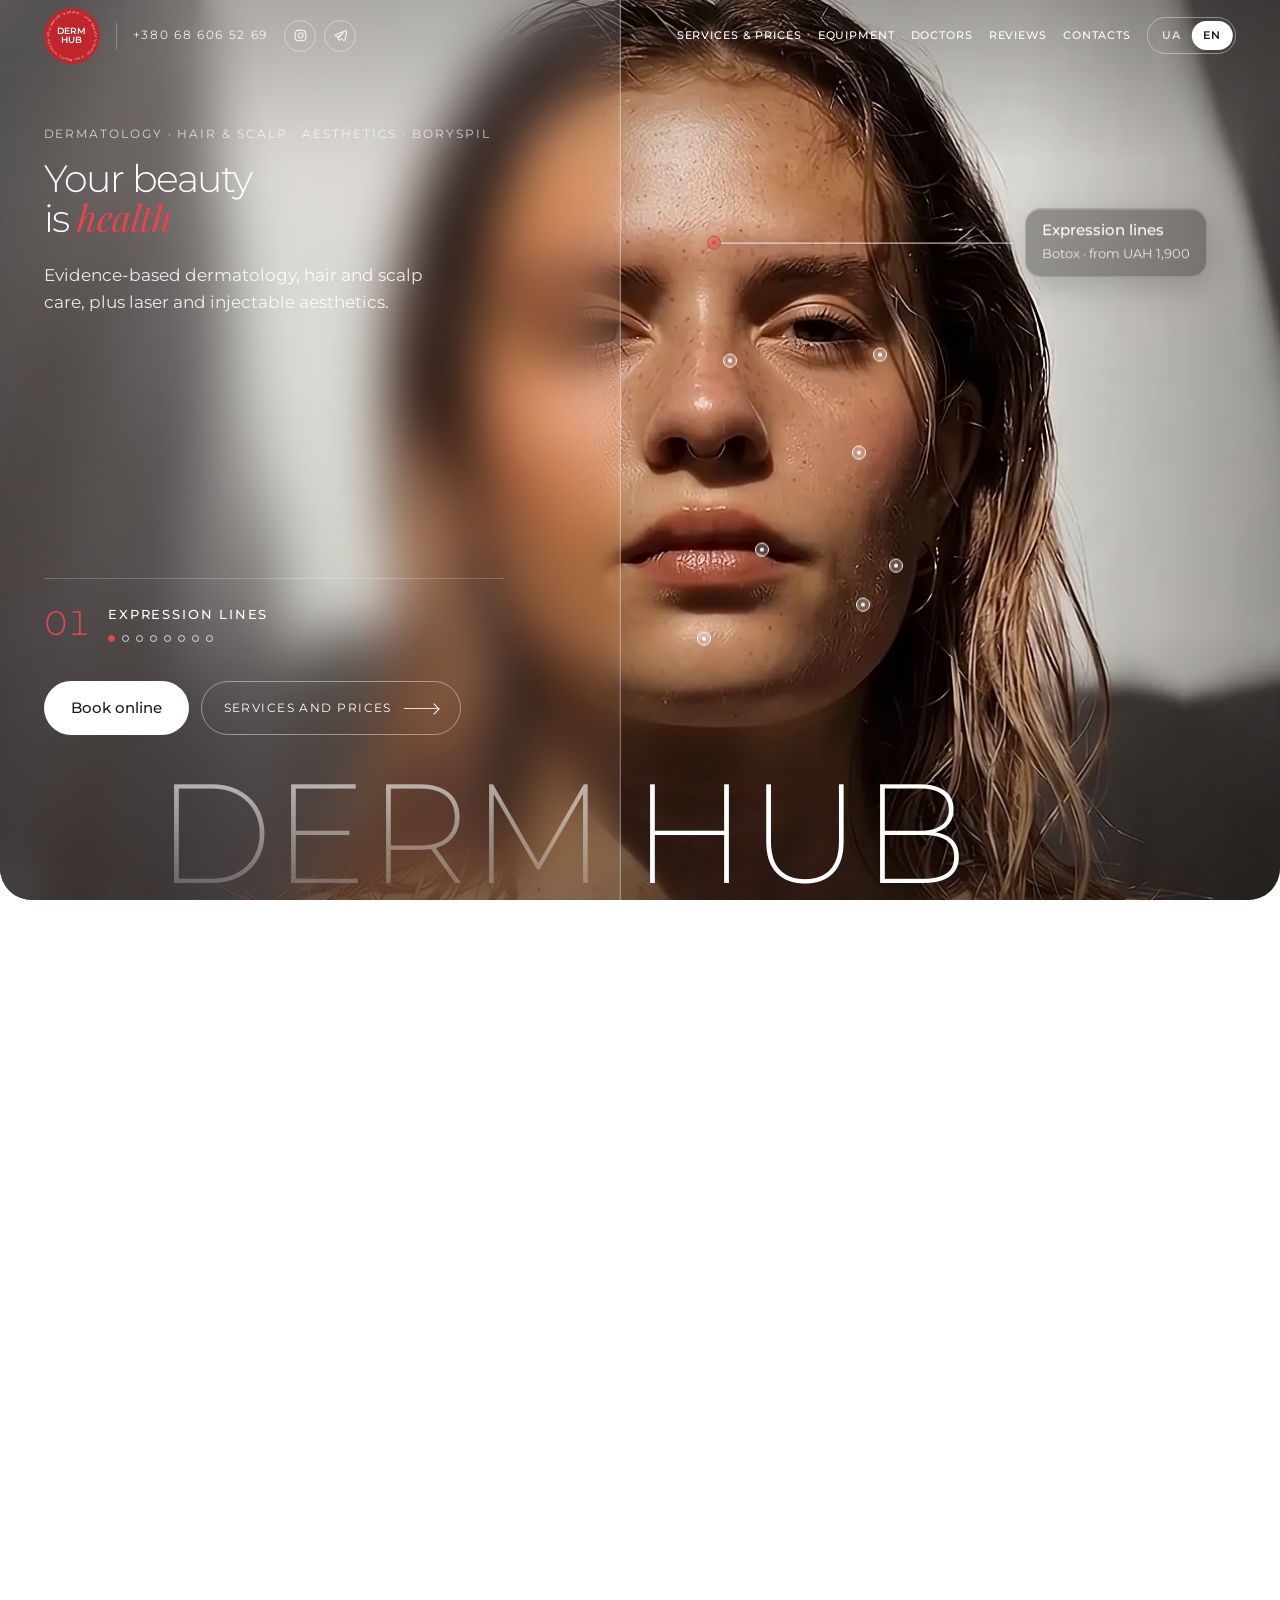
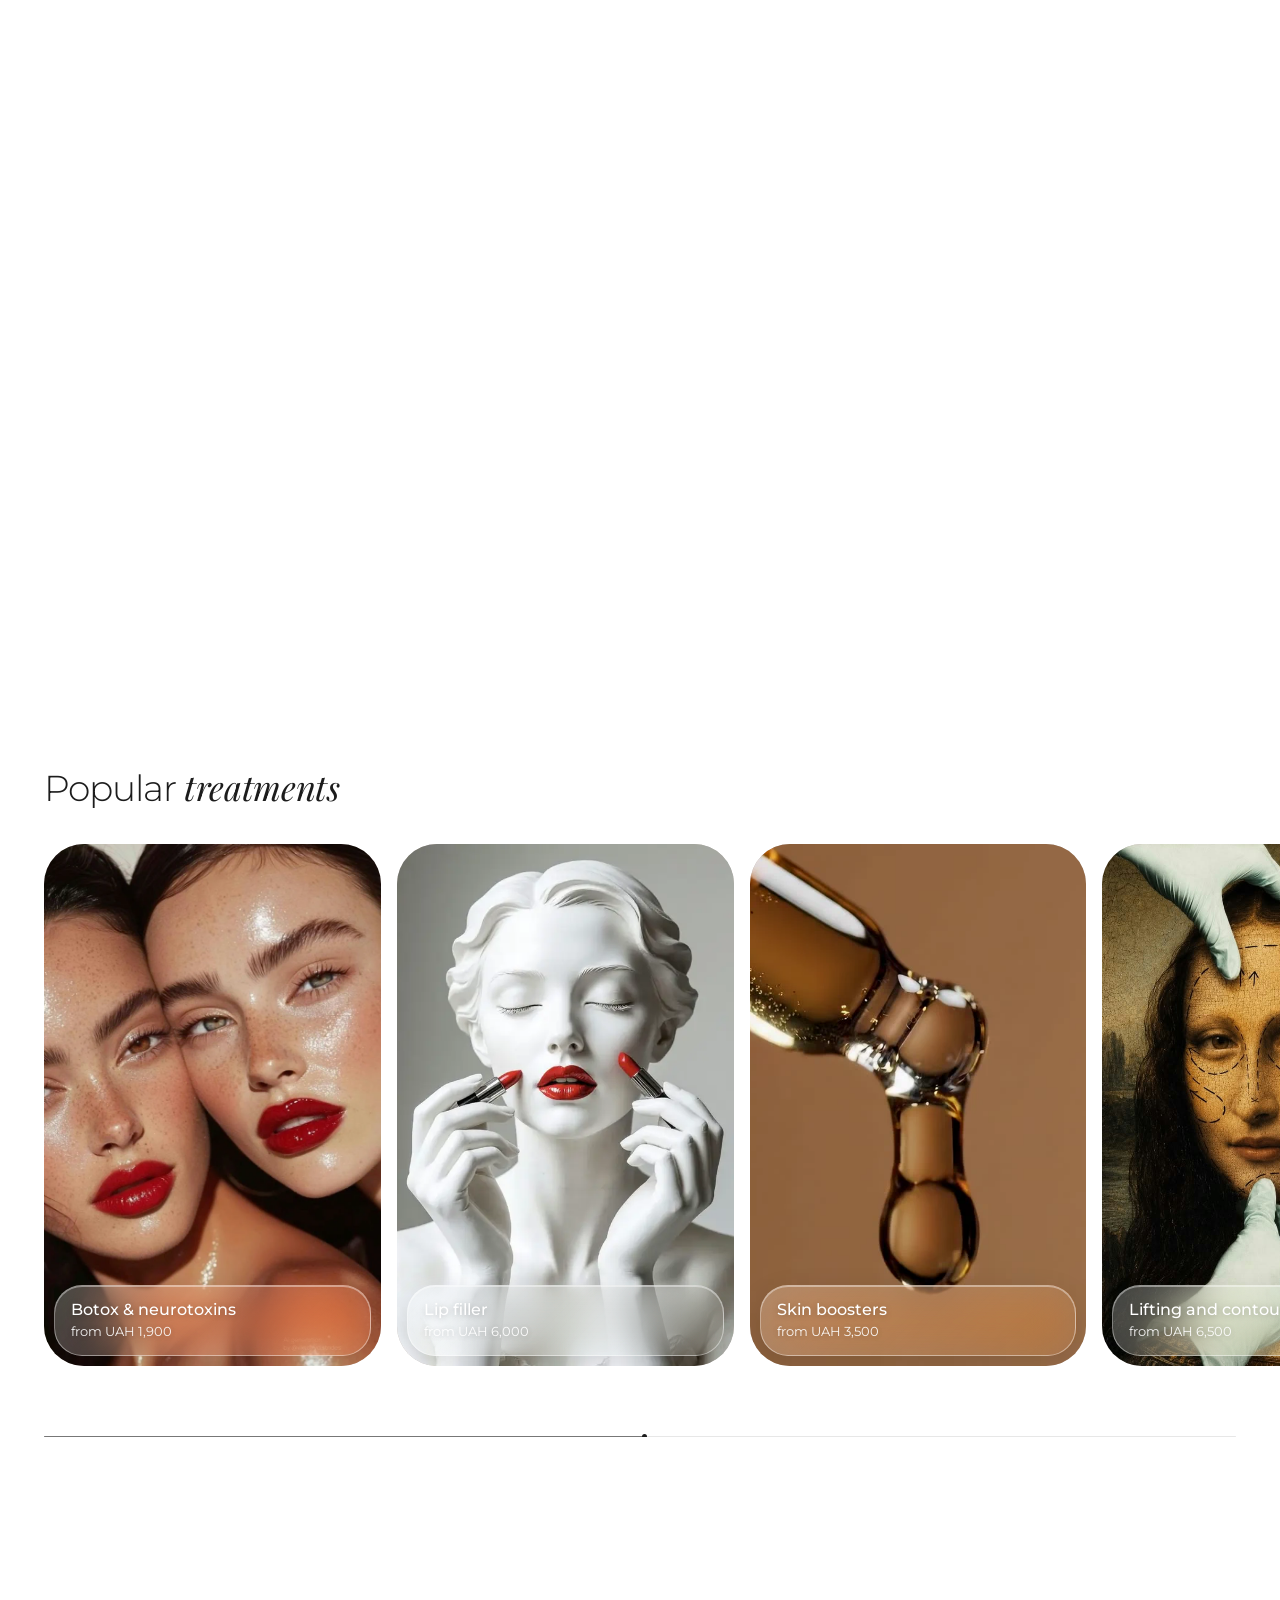
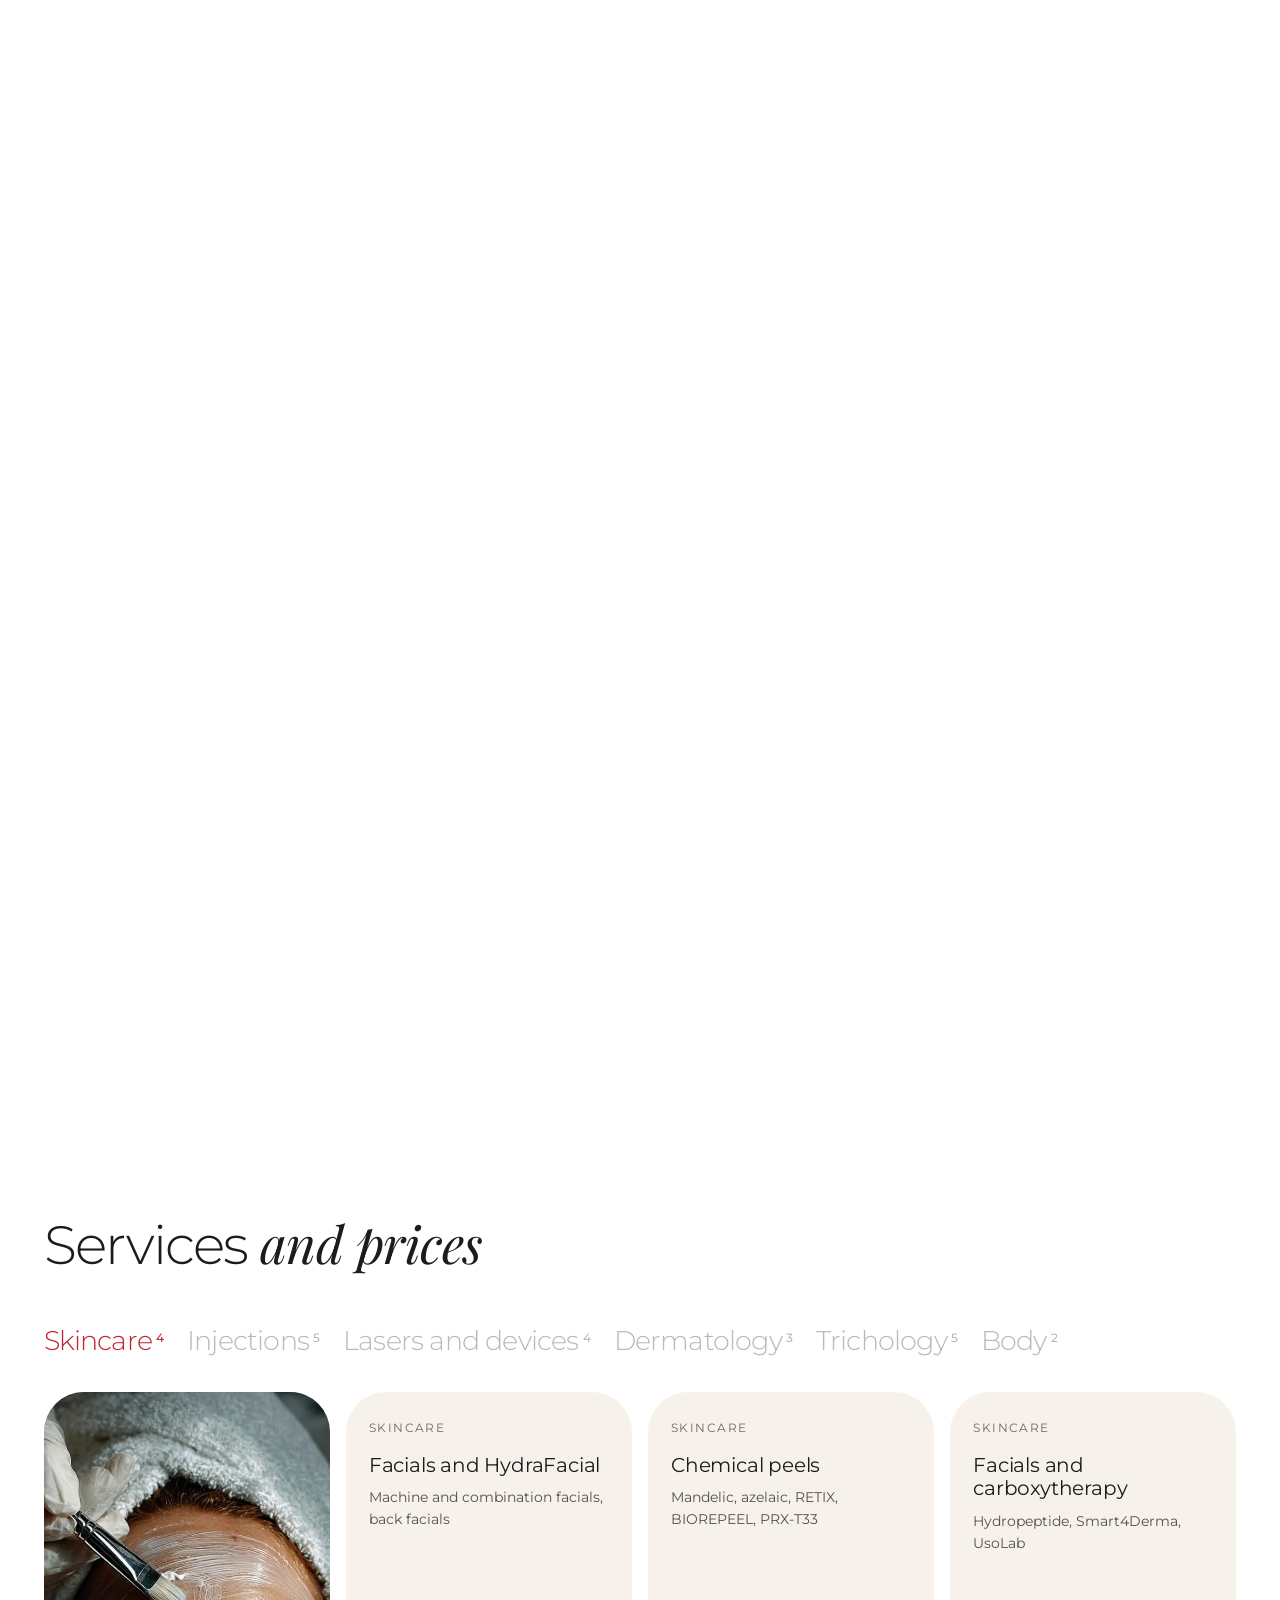
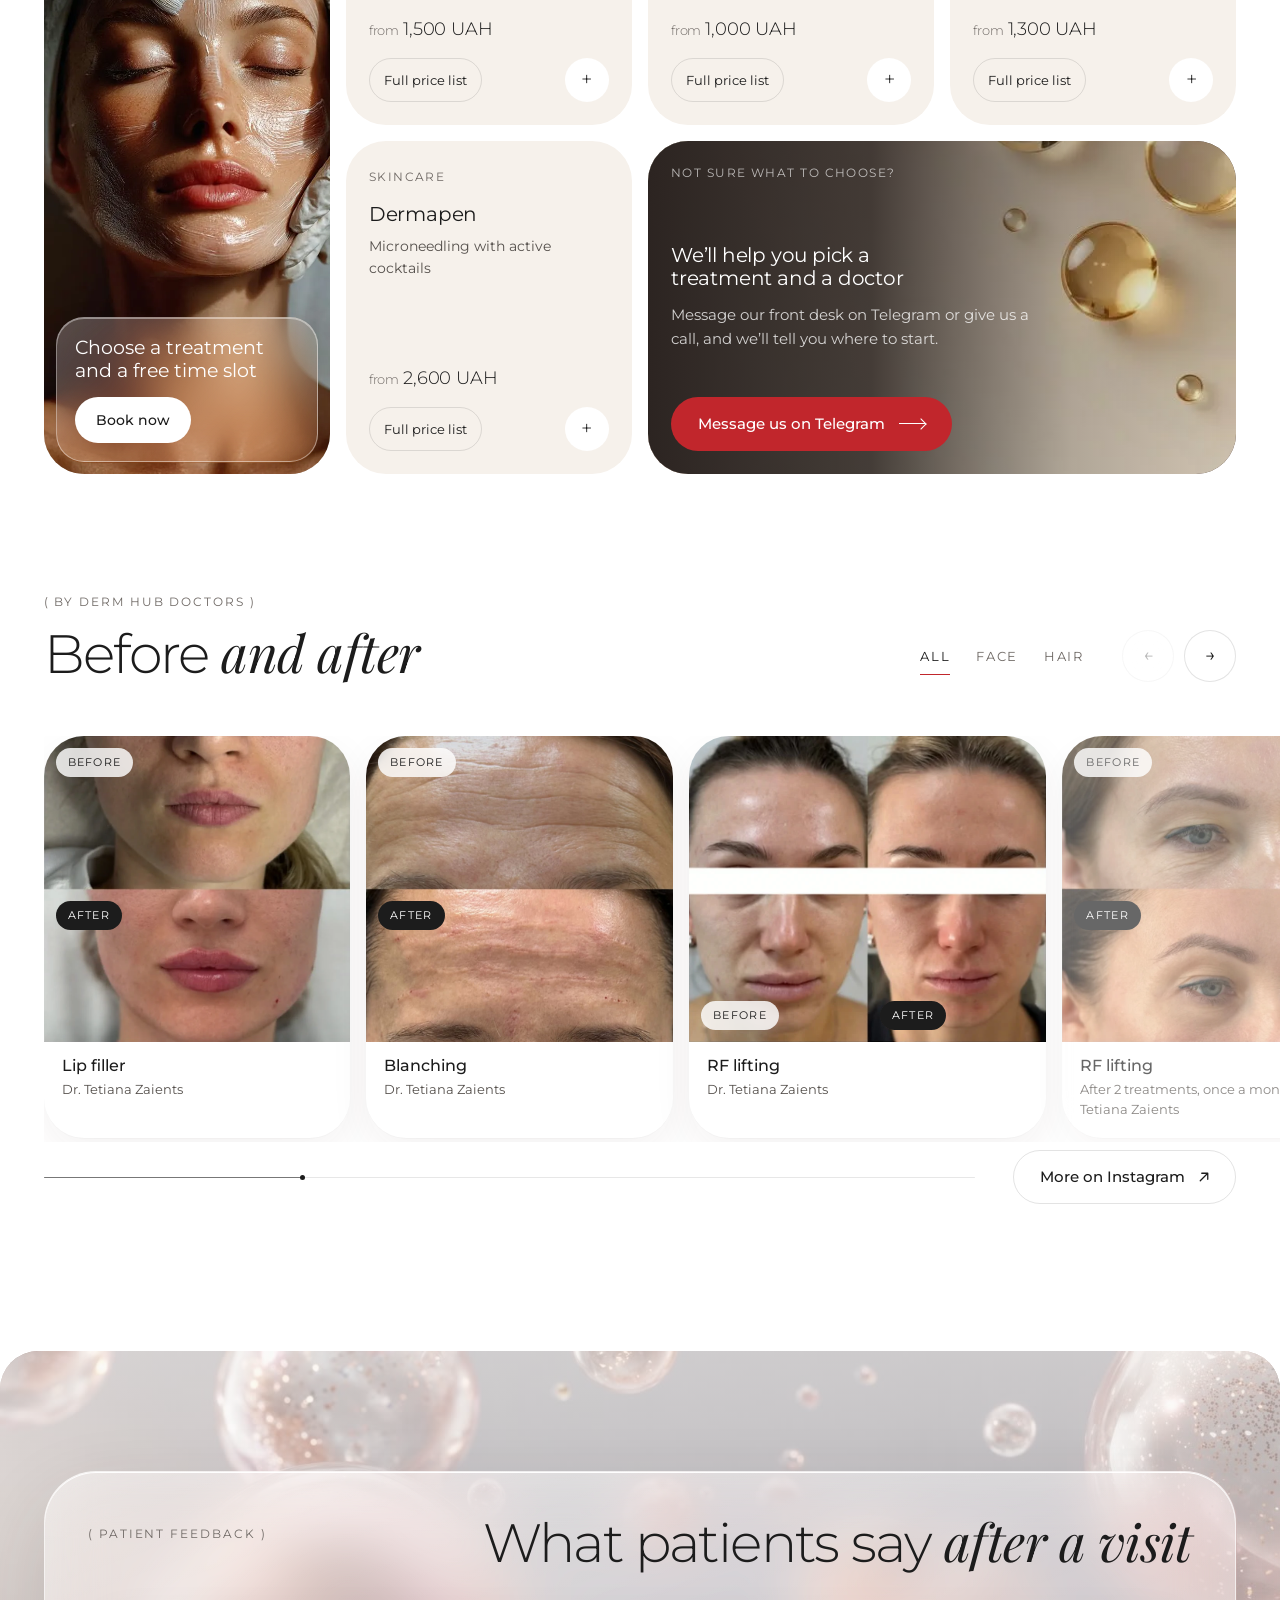
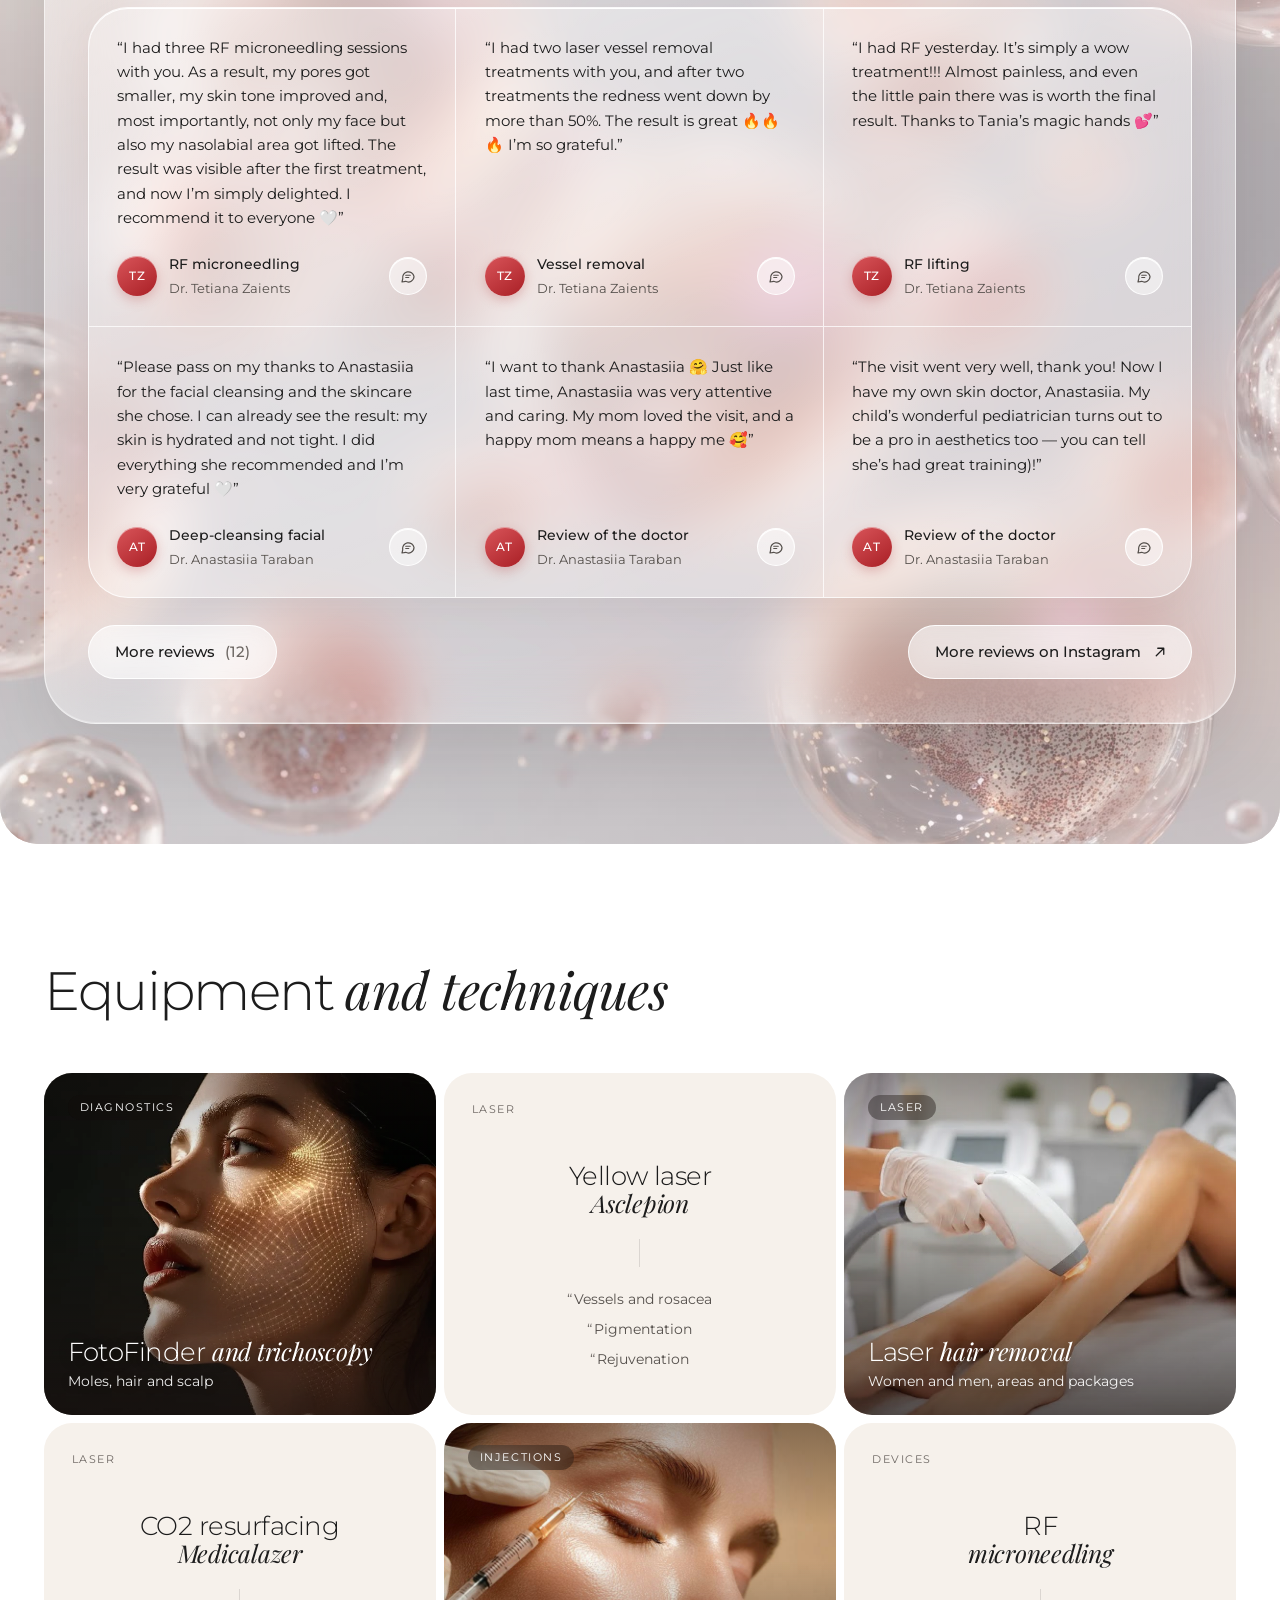
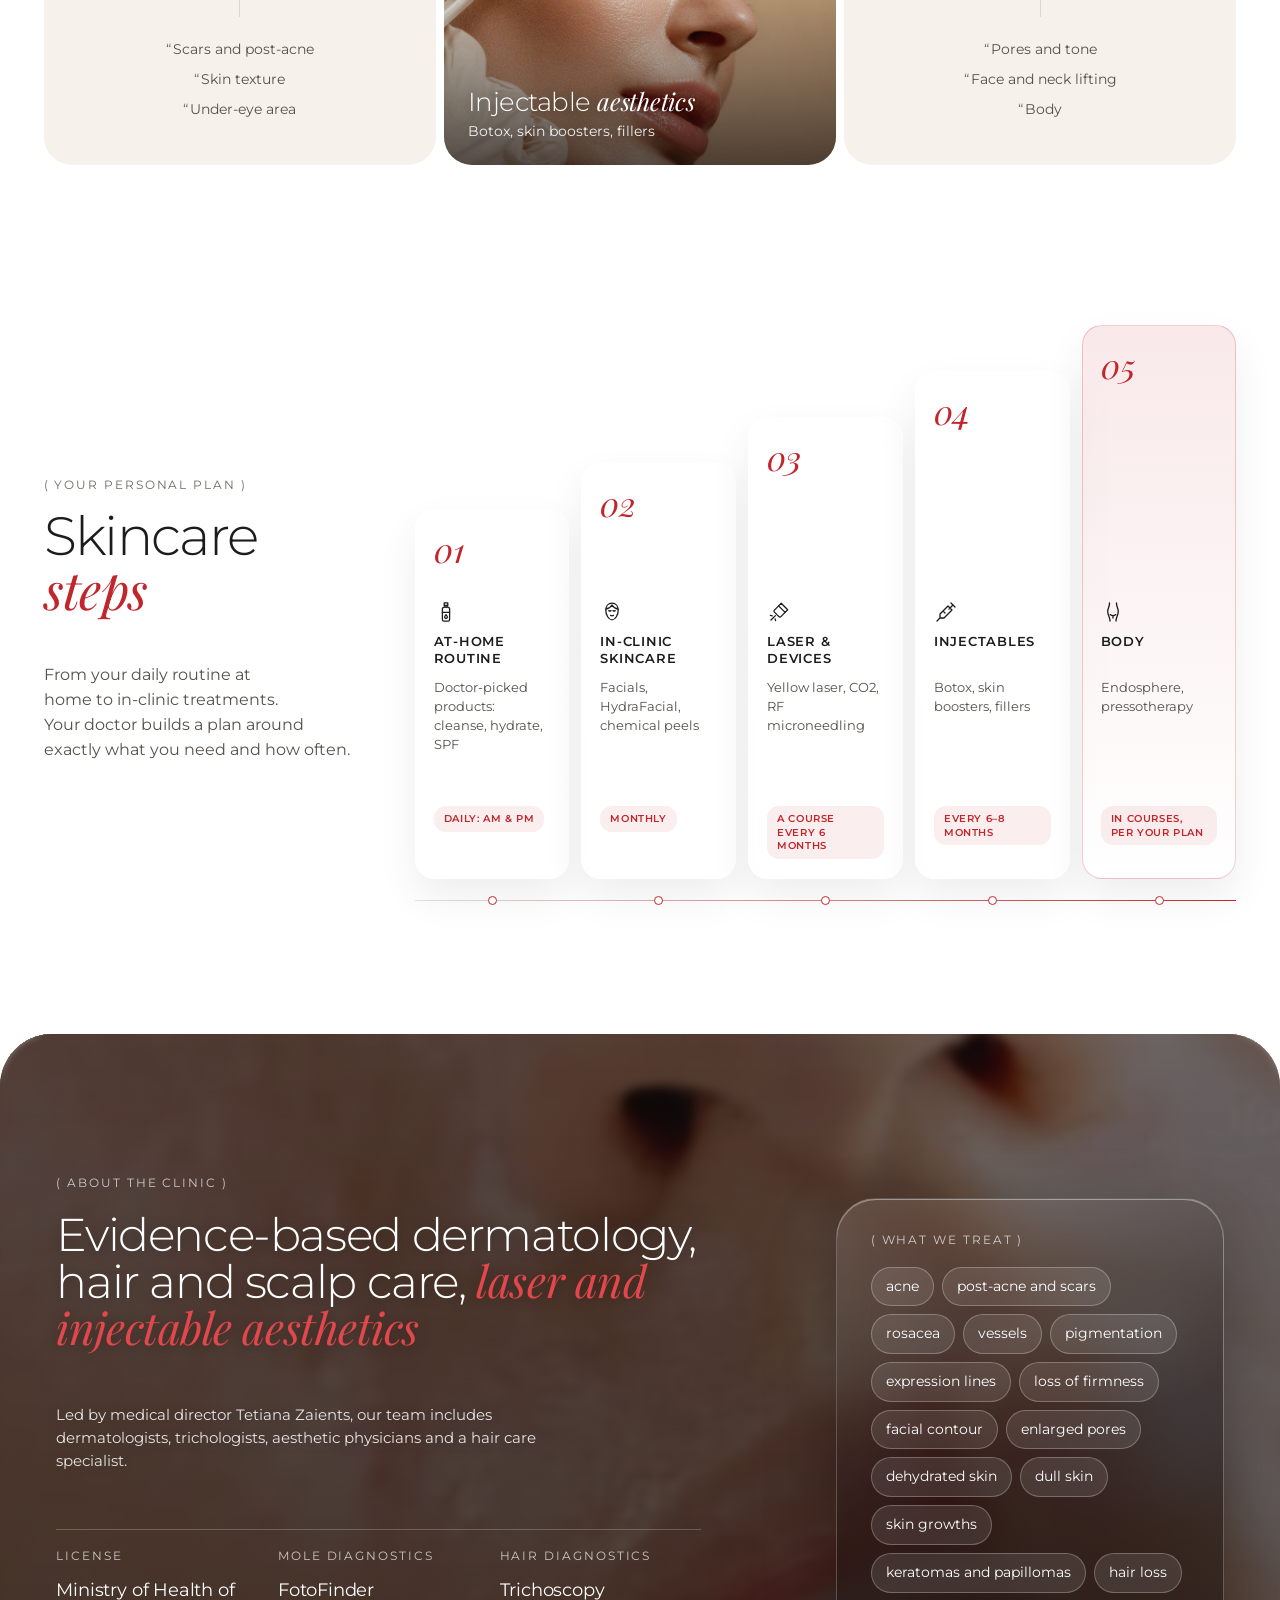
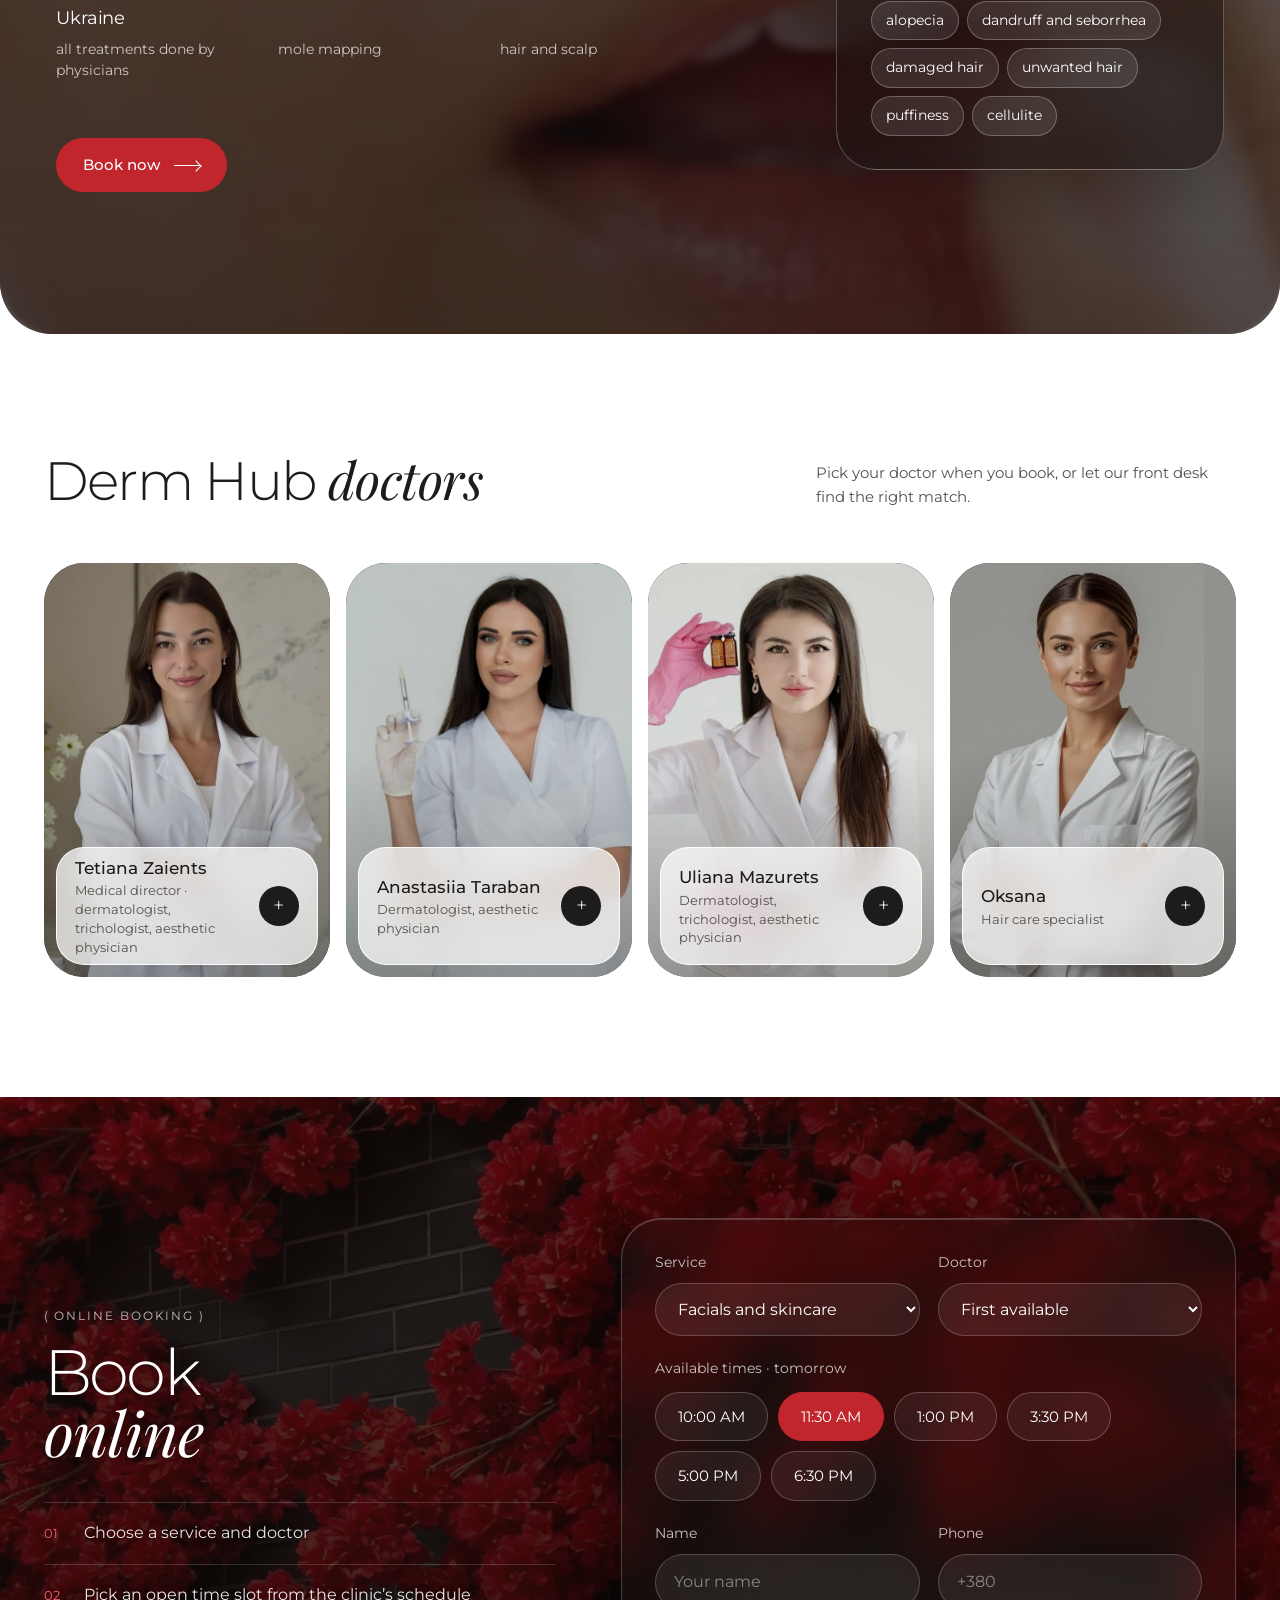
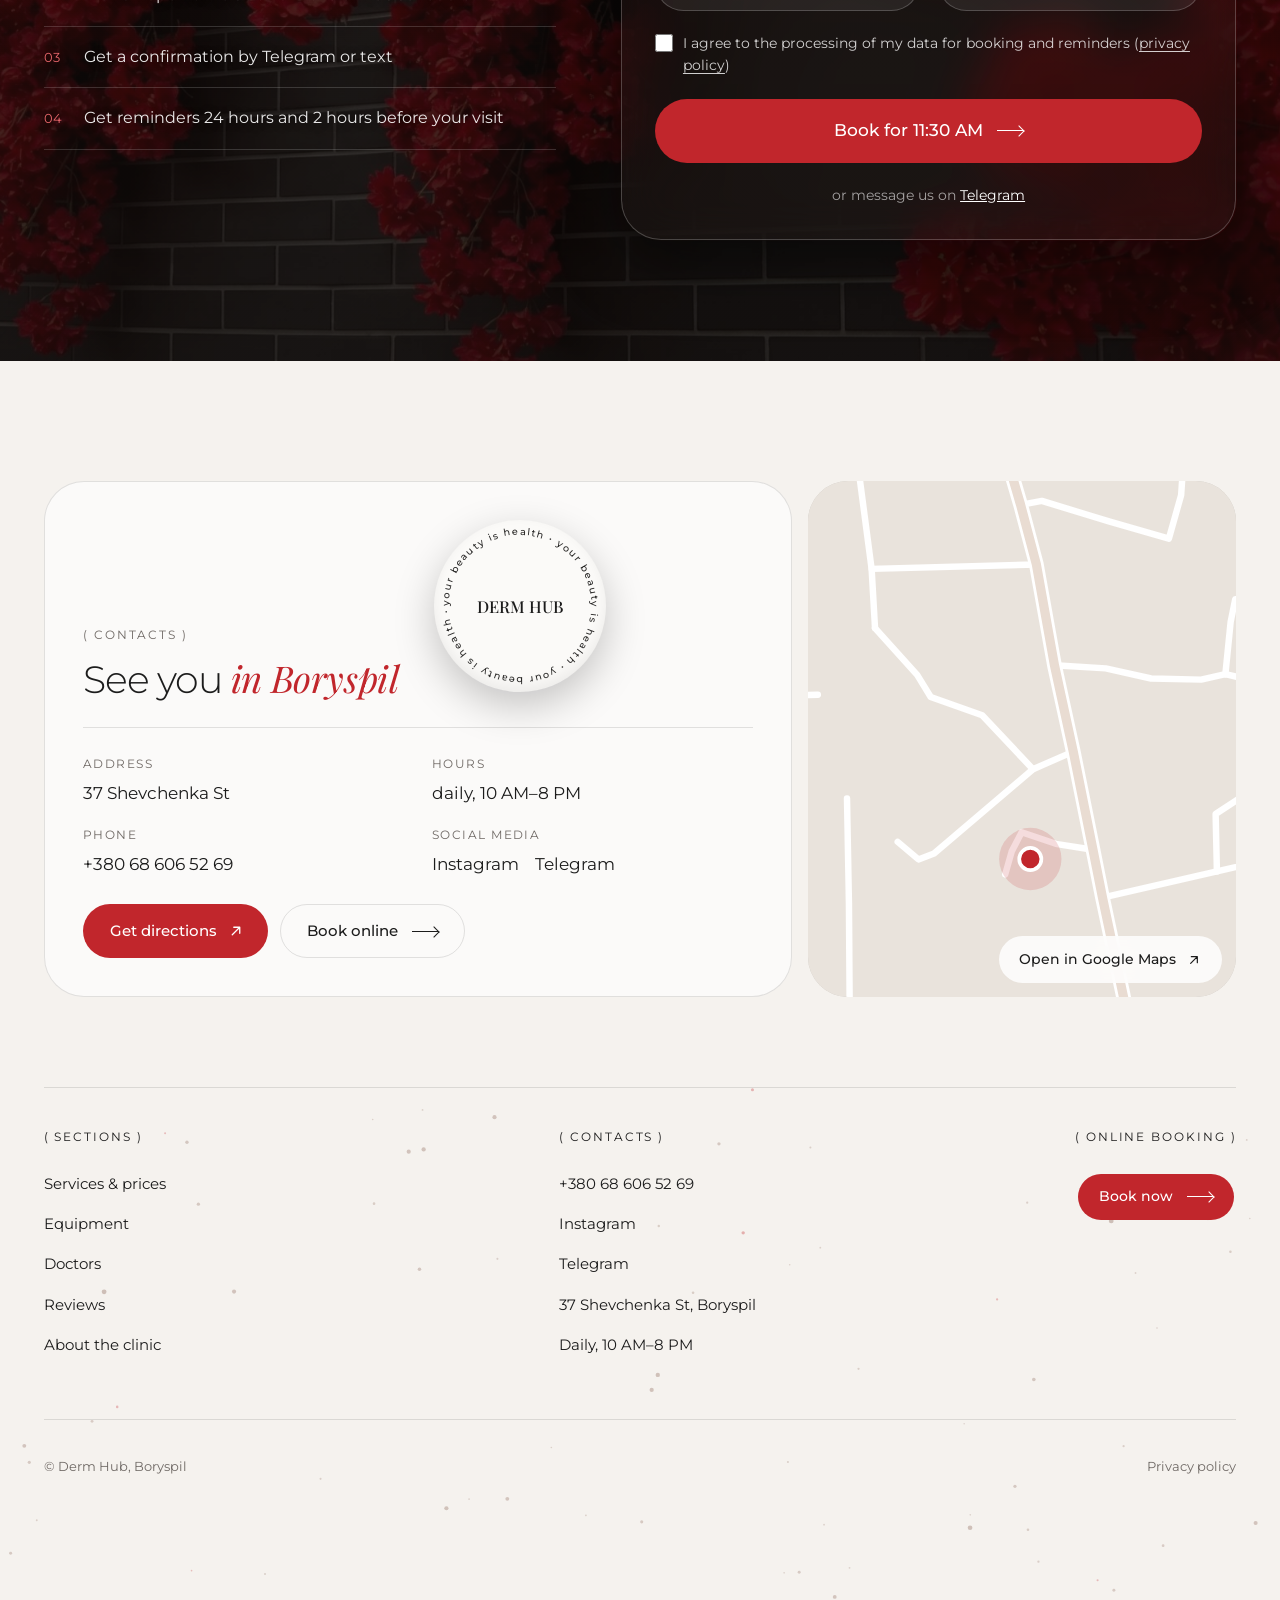
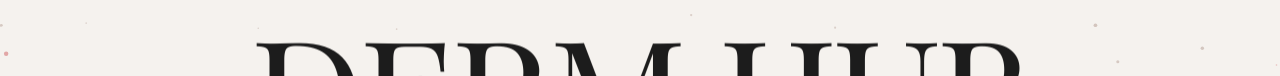
<file: en.html>
<!doctype html>
<html lang="en" data-theme="red">
<head>
<meta charset="utf-8">
<meta name="viewport" content="width=device-width,initial-scale=1">
<title>Derm Hub — dermatology & aesthetics in Boryspil</title>
<link rel="icon" href="favicon.ico" sizes="48x48">
<link rel="icon" type="image/png" sizes="32x32" href="img/favicon-32.png?v=1">
<link rel="icon" type="image/png" sizes="192x192" href="img/favicon-192.png?v=1">
<link rel="apple-touch-icon" href="img/apple-touch-icon.png?v=1">
<link rel="manifest" href="site.webmanifest">
<meta name="theme-color" content="#F5F2EE">
<meta name="description" content="Dermatology and aesthetics clinic in Boryspil: evidence-based dermatology, hair and scalp care, laser and injectable treatments. Prices and online booking.">
<link rel="canonical" href="https://derm-hub-clinic.vercel.app/en.html">
<link rel="alternate" hreflang="uk" href="https://derm-hub-clinic.vercel.app/">
<link rel="alternate" hreflang="en" href="https://derm-hub-clinic.vercel.app/en.html">
<link rel="alternate" hreflang="x-default" href="https://derm-hub-clinic.vercel.app/">
<meta property="og:type" content="website">
<meta property="og:locale" content="en_US">
<meta property="og:site_name" content="Derm Hub">
<meta property="og:title" content="Derm Hub — dermatology, trichology &amp; aesthetics">
<meta property="og:description" content="Medical clinic in Boryspil: evidence-based dermatology, hair and scalp care, laser and injectable treatments. Transparent prices and online booking.">
<meta property="og:url" content="https://derm-hub-clinic.vercel.app/en.html">
<meta property="og:image" content="https://derm-hub-clinic.vercel.app/img/og-en.jpg?v=2">
<meta property="og:image:width" content="1200"><meta property="og:image:height" content="630">
<meta property="og:image:alt" content="Derm Hub — medical clinic: dermatology, trichology &amp; aesthetics in Boryspil">
<meta name="twitter:card" content="summary_large_image">
<meta name="twitter:image" content="https://derm-hub-clinic.vercel.app/img/og-en.jpg?v=2">
<link rel="preconnect" href="https://fonts.googleapis.com">
<link rel="preconnect" href="https://fonts.gstatic.com" crossorigin>
<link href="https://fonts.googleapis.com/css2?family=Playfair+Display:ital,wght@0,400;0,500;0,600;1,400;1,500&family=Montserrat:wght@200;300;400;500;600&display=swap" rel="stylesheet">
<link rel="stylesheet" href="css/redesign.css?v=196">
<link rel="stylesheet" href="css/global.css?v=196">
<script type="application/ld+json">{"@context":"https://schema.org","@type":"MedicalClinic","name":"Derm Hub","url":"https://derm-hub-clinic.vercel.app/en.html","image":"https://derm-hub-clinic.vercel.app/img/og-en.jpg","telephone":"+380686065269","address":{"@type":"PostalAddress","streetAddress":"37 Shevchenka St","addressLocality":"Boryspil","addressCountry":"UA"},"openingHoursSpecification":[{"@type":"OpeningHoursSpecification","dayOfWeek":["Monday","Tuesday","Wednesday","Thursday","Friday","Saturday","Sunday"],"opens":"10:00","closes":"20:00"}],"medicalSpecialty":["Dermatology"],"sameAs":["https://www.instagram.com/derm_hub/","https://t.me/Doctors_AppointmentDERM_HUB"]}</script>
<!-- Аналітика: GA4 — вставити тег тут (і додати googletagmanager.com / google-analytics.com у CSP у vercel.json) -->
<!-- Аналітика: Meta Pixel — вставити тут (і додати connect.facebook.net / facebook.com у CSP у vercel.json) -->
</head>
<body>

<div class="sheet">

<!-- ШАПКА -->
<header class="head">
  <div class="head-l">
    <a class="brand" href="#top" aria-label="Derm Hub — home"><span class="emblem red" data-variant="red" data-size="56"></span><span class="emblem sign" data-size="56" data-word="0.52" data-ring="1.4"></span></a>
    <span class="head-div" aria-hidden="true"></span>
    <a class="head-tel" href="tel:+380686065269">+380 68 606 52 69</a>
    <a class="head-soc" href="https://www.instagram.com/derm_hub/" target="_blank" rel="noopener noreferrer" aria-label="Instagram @derm_hub"><svg viewBox="0 0 24 24" aria-hidden="true"><rect x="3.5" y="3.5" width="17" height="17" rx="5"/><circle cx="12" cy="12" r="4"/><circle cx="17.2" cy="6.8" r=".9" class="dot"/></svg></a>
    <a class="head-soc" href="https://t.me/Doctors_AppointmentDERM_HUB" target="_blank" rel="noopener noreferrer" aria-label="Telegram @Doctors_AppointmentDERM_HUB"><svg viewBox="0 0 24 24" aria-hidden="true"><path d="M20.6 4.3 3.4 10.9c-.8.3-.8 1.4 0 1.7l4.2 1.4 1.6 5c.2.6 1 .8 1.5.3l2.4-2.2 4.4 3.2c.6.4 1.4.1 1.5-.6l2.9-13.6c.2-.8-.6-1.4-1.3-1.1Z"/><path d="m7.6 14 9.2-6.3-7.4 7.6"/></svg></a>
  </div>
  <nav class="navline" aria-label="Sections"><a href="#services">Services &amp; prices</a><a href="#equipment">Equipment</a><a href="#doctors">Doctors</a><a href="#reviews">Reviews</a><a href="#contacts">Contacts</a></nav>
  <div class="head-r">
    <div class="langs en"><button type="button">UA</button><button type="button" class="on">EN</button></div>
    <a class="btn head-cta" href="#booking">Book now</a>
    <button type="button" class="burger" aria-label="Menu" aria-expanded="false" aria-controls="mnav"><i></i><i></i></button>
  </div>
  <nav class="mnav" id="mnav" aria-label="Menu">
    <a href="#services">Services &amp; prices</a><a href="#equipment">Equipment</a><a href="#doctors">Doctors</a><a href="#reviews">Reviews</a><a href="#contacts">Contacts</a>
    <div class="langs en"><button type="button">UA</button><button type="button" class="on">EN</button></div>
    <a class="mnav-tel" href="tel:+380686065269">+380 68 606 52 69</a>
    <a class="btn btn-red btn-arrow" href="#booking">Book online<i class="ln" aria-hidden="true"></i></a>
  </nav>
</header>

<!-- ХІРО -->
<section class="hero" id="top">
  <div class="hero-frame">
    <canvas class="hero-canvas" role="img" aria-label="A woman with well-cared-for skin opens her eyes and smiles"></canvas>
    <video class="hero-mob" muted playsinline loop preload="none" poster="img/hero-mob-poster.jpg" aria-label="A woman with well-cared-for skin closes and opens her eyes"></video>
    <div class="hero-shade" aria-hidden="true"></div>

    <div class="callouts" aria-hidden="true">
      <div class="co" data-px="1100" data-py="300" style="--d:0.50s"><i class="pt"></i><i class="ln"></i><div class="lb"><b>Expression lines</b><span>Botox · from UAH 1,900</span></div></div>
      <div class="co" data-px="1306" data-py="438" style="--d:0.62s"><i class="pt"></i><i class="ln"></i><div class="lb"><b>Fine lines</b><span>blanching · from UAH 1,250</span></div></div>
      <div class="co" data-px="1279" data-py="560" style="--d:0.74s"><i class="pt"></i><i class="ln"></i><div class="lb"><b>Dehydrated skin</b><span>skin boosters · from UAH 3,500</span></div></div>
      <div class="co" data-px="1120" data-py="446" style="--d:0.86s"><i class="pt"></i><i class="ln"></i><div class="lb"><b>Vessels and pigmentation</b><span>yellow laser · from UAH 200</span></div></div>
      <div class="co" data-px="1325" data-py="700" style="--d:0.98s"><i class="pt"></i><i class="ln"></i><div class="lb"><b>Scars and post-acne</b><span>CO2 resurfacing · from UAH 1,000</span></div></div>
      <div class="co" data-px="1160" data-py="680" style="--d:1.10s"><i class="pt"></i><i class="ln"></i><div class="lb"><b>Lips</b><span>lip filler · from UAH 6,000</span></div></div>
      <div class="co" data-px="1088" data-py="790" style="--d:1.22s"><i class="pt"></i><i class="ln"></i><div class="lb"><b>Pores and skin tone</b><span>RF microneedling · from UAH 5,000</span></div></div>
      <div class="co" data-px="1285" data-py="748" style="--d:1.34s"><i class="pt"></i><i class="ln"></i><div class="lb"><b>Facial contour</b><span>lifting and contouring · from UAH 6,500</span></div></div>
    </div>

    <div class="hero-word" aria-hidden="true"><span class="hw-in">DERM</span><span class="hw-out">HUB</span></div>
    <div class="hero-glass">
      <div class="hg-body">
        <p class="eyebrow"><span class="eb-d">Dermatology · Hair & Scalp · Aesthetics · Boryspil</span><span class="eb-m">Medical clinic · Boryspil</span></p>
        <h1><span class="h1-d">Your beauty<br>is <span class="it">health</span></span><span class="h1-m">DERM HUB</span></h1>
        <p class="slogan-m">Your beauty <span class="nw">is <span class="it">health</span></span></p>
        <p class="lead">Evidence-based dermatology, hair and scalp care, plus laser and injectable aesthetics.</p>
        <div class="hg-zone" aria-hidden="true"><span class="hg-num">01</span><div><b class="hg-name">Expression lines</b><span class="hg-dots"><i class="on"></i><i></i><i></i><i></i><i></i><i></i><i></i><i></i></span></div></div>
        <div class="hero-cta">
          <a class="btn btn-white btn-pop" href="#booking">Book online</a>
          <a class="hg-link" href="#services">Services and prices<i></i></a>
        </div>
      </div>
    </div>

  </div>
  <div class="hero-spacer" aria-hidden="true"></div>
</section>

<!-- НАПРЯМИ: фото-стрічка зі скляними підписами → вкладка прайсу -->
<section class="dirs wrap rail-wrap" aria-label="Popular treatments">
<div class="dirs-stage"><div class="dirs-pin">
  <div class="dirs-head reveal">
    <h2 class="h-m">Popular <span class="it">treatments</span></h2>
    <div class="rail-nav"><button class="rbtn" data-prev aria-label="Back">←</button><button class="rbtn" data-next aria-label="Next">→</button></div>
  </div>
  <div class="dirs-row rail">
    <a class="dir" href="#services" data-go="inj"><img src="img/f-duo.webp" width="736" height="1308" alt="" loading="lazy" style="object-position:50% 30%" decoding="async"><span class="dir-cap glass"><b>Botox & neurotoxins</b><small>from UAH 1,900</small></span></a>
    <a class="dir" href="#services" data-go="inj"><img src="img/f-statue-660.webp" width="660" height="848" alt="" loading="lazy" style="object-position:50% 30%" decoding="async"><span class="dir-cap glass"><b>Lip filler</b><small>from UAH 6,000</small></span></a>
    <a class="dir" href="#services" data-go="inj"><video src="img/serum.mp4" poster="img/serum-poster.webp" autoplay muted loop playsinline preload="metadata" aria-hidden="true" style="object-position:46% 50%"></video><span class="dir-cap glass"><b>Skin boosters</b><small>from UAH 3,500</small></span></a>
    <a class="dir" href="#services" data-go="inj"><img src="img/f-mona.jpg" width="736" height="982" alt="" loading="lazy" style="object-position:50% 30%" decoding="async"><span class="dir-cap glass"><b>Lifting and contouring</b><small>from UAH 6,500</small></span></a>
    <a class="dir" href="#services" data-go="care"><img src="img/f-brushmask.webp" width="1152" height="2048" alt="" loading="lazy" style="object-position:30% 40%" decoding="async"><span class="dir-cap glass"><b>Chemical peels</b><small>from UAH 1,000</small></span></a>
    <a class="dir" href="#services" data-go="care"><img src="img/f-gloves.webp" width="1200" height="1600" alt="" loading="lazy" style="object-position:50% 30%" decoding="async"><span class="dir-cap glass"><b>Facials and HydraFacial</b><small>from UAH 1,500</small></span></a>
    <a class="dir" href="#services" data-go="hair"><img src="img/plasma.webp" width="880" height="588" alt="" loading="lazy" style="object-position:50% 50%" decoding="async"><span class="dir-cap glass"><b>Meso- and plasma therapy</b><small>prices in the price list</small></span></a>
  </div>
  <div class="rail-bar"><i></i></div>
</div></div>
</section>

<!-- ПОСЛУГИ І ЦІНИ: картка → «Весь прайс» розгортає все, що входить у напрям -->
<section class="wrap screen" id="services">
  <div class="sec-head reveal">
    <h2 class="h-l">Services <span class="it">and prices</span></h2>
  </div>

  <div class="tabs reveal" role="tablist" aria-label="Areas" id="svcTabs"></div>
  <div class="reveal" id="svcPanels"></div>
</section>

<!-- РЕЗУЛЬТАТИ І ВІДГУКИ: до/після з хайлайтів + відгуки, фільтр і карусель -->
<section class="wrap screen ba-sec" id="results">
  <div class="rail-wrap">
  <div class="res-top reveal">
    <div><p class="eyebrow">(&nbsp;by Derm Hub doctors&nbsp;)</p><h2 class="h-l">Before <span class="it">and after</span></h2></div>
    <div class="res-ctrl"><div class="chips" aria-label="Filter">
      <button class="chip on" data-f="all">All</button><button class="chip" data-f="face">Face</button><button class="chip" data-f="hair">Hair</button>
    </div><div class="rail-nav"><button class="rbtn" data-prev aria-label="Back">←</button><button class="rbtn" data-next aria-label="Next">→</button></div></div>
  </div>
  <div class="res-row rail reveal">
    <article class="case" data-cat="face"><figure class="ba ba-v"><img src="img/ba-lips.webp" width="787" height="786" alt="Lip filler: before and after" loading="lazy" decoding="async"><span class="b1">Before</span><span class="b2">After</span></figure><div class="case-cap"><b>Lip filler</b><small>Dr. Tetiana Zaients</small></div></article>
    <article class="case" data-cat="face"><figure class="ba ba-v"><img src="img/ba-blanching.jpg" width="795" height="792" alt="Blanching: before and after" loading="lazy" decoding="async"><span class="b1">Before</span><span class="b2">After</span></figure><div class="case-cap"><b>Blanching</b><small>Dr. Tetiana Zaients</small></div></article>
    <article class="case" data-cat="face"><figure class="ba ba-h"><img src="img/ba-rf-face.webp" width="787" height="674" alt="RF lifting: before and after" loading="lazy" decoding="async"><span class="b1">Before</span><span class="b2">After</span></figure><div class="case-cap"><b>RF lifting</b><small>Dr. Tetiana Zaients</small></div></article>
    <article class="case" data-cat="face"><figure class="ba ba-v"><img src="img/ba-rf-eyes.webp" width="788" height="786" alt="RF lifting: before and after" loading="lazy" decoding="async"><span class="b1">Before</span><span class="b2">After</span></figure><div class="case-cap"><b>RF lifting</b><small>After 2 treatments, once a month · Dr. Tetiana Zaients</small></div></article>
    <article class="case" data-cat="face"><figure class="ba ba-h"><img src="img/ba-rf-micro.webp" width="900" height="652" alt="RF microneedling: before and after" loading="lazy" decoding="async"><span class="b1">Before</span><span class="b2">After</span></figure><div class="case-cap"><b>RF microneedling</b><small>After 3 treatments · Dr. Anastasiia Taraban</small></div></article>
    <article class="case" data-cat="face"><figure class="ba ba-h"><img src="img/ba-acne.webp" width="785" height="634" alt="Acne treatment: before and after" loading="lazy" decoding="async"><span class="b1">Before</span><span class="b2">After</span></figure><div class="case-cap"><b>Acne treatment</b><small>Dr. Tetiana Zaients</small></div></article>
    <article class="case" data-cat="face"><figure class="ba ba-h"><img src="img/ba-yellow.webp" width="795" height="796" alt="Yellow laser: before and after" loading="lazy" decoding="async"><span class="b1">Before</span><span class="b2">After</span></figure><div class="case-cap"><b>Yellow laser</b><small>Dr. Anastasiia Taraban</small></div></article>
    <article class="case" data-cat="hair"><figure class="ba ba-h"><img src="img/ba-alopecia-total.webp" width="1002" height="520" alt="Alopecia areata, total form: before and after" loading="lazy" decoding="async"><span class="b1">Before</span><span class="b2">After</span></figure><div class="case-cap"><b>Alopecia areata, total form</b><small>1 → 10 months of treatment · Dr. Tetiana Zaients</small></div></article>
    <article class="case" data-cat="hair"><figure class="ba ba-h"><img src="img/ba-alopecia.jpg" width="872" height="588" alt="Alopecia areata: before and after" loading="lazy" decoding="async"><span class="b1">Before</span><span class="b2">After</span></figure><div class="case-cap"><b>Alopecia areata</b><small>3 months of treatment · Dr. Tetiana Zaients</small></div></article>
    <article class="case" data-cat="hair"><figure class="ba ba-h"><img src="img/ba-anagen.jpg" width="900" height="546" alt="Loose anagen syndrome: before and after" loading="lazy" decoding="async"><span class="b1">Before</span><span class="b2">After</span></figure><div class="case-cap"><b>Loose anagen syndrome</b><small>6 months of treatment · Dr. Tetiana Zaients</small></div></article>
    <article class="case" data-cat="hair"><figure class="ba ba-h"><img src="img/ba-diffuse.webp" width="795" height="796" alt="Acute diffuse hair loss: before and after" loading="lazy" decoding="async"><span class="b1">Before</span><span class="b2">After</span></figure><div class="case-cap"><b>Acute diffuse hair loss</b><small>3 months: thicker hair, less shedding · Dr. Tetiana Zaients</small></div></article>
  </div>
  <div class="res-foot"><div class="rail-bar"><i></i></div><a class="btn btn-line btn-arrow" href="https://www.instagram.com/derm_hub/" target="_blank" rel="noopener noreferrer">More on Instagram<svg class="ar ar-out" viewBox="0 0 24 24" aria-hidden="true"><path d="M7 17 17 7M9 7h8v8"/></svg></a></div>
  </div>
</section>

<section class="wrap screen bg-img frost" id="reviews" style="--bg:url(../img/bg-reviews.jpg)">

  <div class="rvx">
    <div class="rvx-head reveal">
      <p class="eyebrow">(&nbsp;Patient feedback&nbsp;)</p>
      <h2 class="h-l">What patients say <span class="it">after a visit</span></h2>
    </div>
    <div class="rvx-grid">
      <figure class="rvq"><blockquote>“I had three RF microneedling sessions with you. As a result, my pores got smaller, my skin tone improved and, most importantly, not only my face but also my nasolabial area got lifted. The result was visible after the first treatment, and now I’m simply delighted. I recommend it to everyone 🤍”</blockquote><figcaption><span class="rvq-ic" aria-hidden="true">TZ</span><span><b>RF microneedling</b><small>Dr. Tetiana Zaients</small></span><button type="button" class="rvq-src" data-shot="img/rv-rf3.webp" aria-label="View the original message (in Ukrainian)" title="Original message (in Ukrainian)"><svg viewBox="0 0 24 24" aria-hidden="true"><path d="M20 12.5a7.5 7.5 0 0 1-11.1 6.6L4 20l1-4.4A7.5 7.5 0 1 1 20 12.5z"/><path d="M9 11h6M9 14h4"/></svg></button></figcaption></figure>
      <figure class="rvq"><blockquote>“I had two laser vessel removal treatments with you, and after two treatments the redness went down by more than 50%. The result is great 🔥🔥🔥 I’m so grateful.”</blockquote><figcaption><span class="rvq-ic" aria-hidden="true">TZ</span><span><b>Vessel removal</b><small>Dr. Tetiana Zaients</small></span><button type="button" class="rvq-src" data-shot="img/rv-vessels.webp" aria-label="View the original message (in Ukrainian)" title="Original message (in Ukrainian)"><svg viewBox="0 0 24 24" aria-hidden="true"><path d="M20 12.5a7.5 7.5 0 0 1-11.1 6.6L4 20l1-4.4A7.5 7.5 0 1 1 20 12.5z"/><path d="M9 11h6M9 14h4"/></svg></button></figcaption></figure>
      <figure class="rvq"><blockquote>“I had RF yesterday. It’s simply a wow treatment!!! Almost painless, and even the little pain there was is worth the final result. Thanks to Tania’s magic hands 💕”</blockquote><figcaption><span class="rvq-ic" aria-hidden="true">TZ</span><span><b>RF lifting</b><small>Dr. Tetiana Zaients</small></span><button type="button" class="rvq-src" data-shot="img/rv-rf.webp" aria-label="View the original message (in Ukrainian)" title="Original message (in Ukrainian)"><svg viewBox="0 0 24 24" aria-hidden="true"><path d="M20 12.5a7.5 7.5 0 0 1-11.1 6.6L4 20l1-4.4A7.5 7.5 0 1 1 20 12.5z"/><path d="M9 11h6M9 14h4"/></svg></button></figcaption></figure>
      <figure class="rvq"><blockquote>“Please pass on my thanks to Anastasiia for the facial cleansing and the skincare she chose. I can already see the result: my skin is hydrated and not tight. I did everything she recommended and I’m very grateful 🤍”</blockquote><figcaption><span class="rvq-ic" aria-hidden="true">AT</span><span><b>Deep-cleansing facial</b><small>Dr. Anastasiia Taraban</small></span><button type="button" class="rvq-src" data-shot="img/rv-cleaning.webp" aria-label="View the original message (in Ukrainian)" title="Original message (in Ukrainian)"><svg viewBox="0 0 24 24" aria-hidden="true"><path d="M20 12.5a7.5 7.5 0 0 1-11.1 6.6L4 20l1-4.4A7.5 7.5 0 1 1 20 12.5z"/><path d="M9 11h6M9 14h4"/></svg></button></figcaption></figure>
      <figure class="rvq"><blockquote>“I want to thank Anastasiia 🤗 Just like last time, Anastasiia was very attentive and caring. My mom loved the visit, and a happy mom means a happy me 🥰”</blockquote><figcaption><span class="rvq-ic" aria-hidden="true">AT</span><span><b>Review of the doctor</b><small>Dr. Anastasiia Taraban</small></span><button type="button" class="rvq-src" data-shot="img/rv-mama.webp" aria-label="View the original message (in Ukrainian)" title="Original message (in Ukrainian)"><svg viewBox="0 0 24 24" aria-hidden="true"><path d="M20 12.5a7.5 7.5 0 0 1-11.1 6.6L4 20l1-4.4A7.5 7.5 0 1 1 20 12.5z"/><path d="M9 11h6M9 14h4"/></svg></button></figcaption></figure>
      <figure class="rvq"><blockquote>“The visit went very well, thank you! Now I have my own skin doctor, Anastasiia. My child’s wonderful pediatrician turns out to be a pro in aesthetics too — you can tell she’s had great training)!”</blockquote><figcaption><span class="rvq-ic" aria-hidden="true">AT</span><span><b>Review of the doctor</b><small>Dr. Anastasiia Taraban</small></span><button type="button" class="rvq-src" data-shot="img/rv-school.webp" aria-label="View the original message (in Ukrainian)" title="Original message (in Ukrainian)"><svg viewBox="0 0 24 24" aria-hidden="true"><path d="M20 12.5a7.5 7.5 0 0 1-11.1 6.6L4 20l1-4.4A7.5 7.5 0 1 1 20 12.5z"/><path d="M9 11h6M9 14h4"/></svg></button></figcaption></figure>
      <figure class="rvq rvq-more"><blockquote>“I really liked Dr. Anastasiia. She won me over right away 🥰 Very attentive, explained everything simply and clearly, and chose my skincare 🥰 Thank you 🫶”</blockquote><figcaption><span class="rvq-ic" aria-hidden="true">AT</span><span><b>Skincare selection</b><small>Dr. Anastasiia Taraban</small></span><button type="button" class="rvq-src" data-shot="img/rv-care.webp" aria-label="View the original message (in Ukrainian)" title="Original message (in Ukrainian)"><svg viewBox="0 0 24 24" aria-hidden="true"><path d="M20 12.5a7.5 7.5 0 0 1-11.1 6.6L4 20l1-4.4A7.5 7.5 0 1 1 20 12.5z"/><path d="M9 11h6M9 14h4"/></svg></button></figcaption></figure>
      <figure class="rvq rvq-more"><blockquote>“I’d like to leave a review about Dr. Anastasiia. She is just so lovely! I felt sooo comfortable. Thank you ❤️”</blockquote><figcaption><span class="rvq-ic" aria-hidden="true">AT</span><span><b>Review of the doctor</b><small>Dr. Anastasiia Taraban</small></span><button type="button" class="rvq-src" data-shot="img/rv-comfort.webp" aria-label="View the original message (in Ukrainian)" title="Original message (in Ukrainian)"><svg viewBox="0 0 24 24" aria-hidden="true"><path d="M20 12.5a7.5 7.5 0 0 1-11.1 6.6L4 20l1-4.4A7.5 7.5 0 1 1 20 12.5z"/><path d="M9 11h6M9 14h4"/></svg></button></figcaption></figure>
      <figure class="rvq rvq-more"><blockquote>“Yes, I liked everything, the doctor is very polite and positive, I’m very happy I chose your clinic)”</blockquote><figcaption><span class="rvq-ic" aria-hidden="true">AT</span><span><b>Review of the doctor</b><small>Dr. Anastasiia Taraban</small></span><button type="button" class="rvq-src" data-shot="img/rv-polite.webp" aria-label="View the original message (in Ukrainian)" title="Original message (in Ukrainian)"><svg viewBox="0 0 24 24" aria-hidden="true"><path d="M20 12.5a7.5 7.5 0 0 1-11.1 6.6L4 20l1-4.4A7.5 7.5 0 1 1 20 12.5z"/><path d="M9 11h6M9 14h4"/></svg></button></figcaption></figure>
      <figure class="rvq rvq-more"><blockquote>“All good too, I recently had a skin cleansing and really liked Ms. Anastasiia 🌸”</blockquote><figcaption><span class="rvq-ic" aria-hidden="true">AT</span><span><b>Facial</b><small>Dr. Anastasiia Taraban</small></span><button type="button" class="rvq-src" data-shot="img/rv-skin.webp" aria-label="View the original message (in Ukrainian)" title="Original message (in Ukrainian)"><svg viewBox="0 0 24 24" aria-hidden="true"><path d="M20 12.5a7.5 7.5 0 0 1-11.1 6.6L4 20l1-4.4A7.5 7.5 0 1 1 20 12.5z"/><path d="M9 11h6M9 14h4"/></svg></button></figcaption></figure>
      <figure class="rvq rvq-more"><blockquote>“Hi! I loved everything, thank you! I’ll definitely be back)”</blockquote><figcaption><span class="rvq-ic" aria-hidden="true">DH</span><span><b>Review of the clinic</b><small>Dr. Anastasiia Taraban</small></span><button type="button" class="rvq-src" data-shot="img/rv-again.webp" aria-label="View the original message (in Ukrainian)" title="Original message (in Ukrainian)"><svg viewBox="0 0 24 24" aria-hidden="true"><path d="M20 12.5a7.5 7.5 0 0 1-11.1 6.6L4 20l1-4.4A7.5 7.5 0 1 1 20 12.5z"/><path d="M9 11h6M9 14h4"/></svg></button></figcaption></figure>
      <figure class="rvq rvq-more"><blockquote>“Hi, I liked everything, all good, we’ll see how the results turn out”</blockquote><figcaption><span class="rvq-ic" aria-hidden="true">AT</span><span><b>Review of the doctor</b><small>Dr. Anastasiia Taraban</small></span><button type="button" class="rvq-src" data-shot="img/rv-result.webp" aria-label="View the original message (in Ukrainian)" title="Original message (in Ukrainian)"><svg viewBox="0 0 24 24" aria-hidden="true"><path d="M20 12.5a7.5 7.5 0 0 1-11.1 6.6L4 20l1-4.4A7.5 7.5 0 1 1 20 12.5z"/><path d="M9 11h6M9 14h4"/></svg></button></figcaption></figure>
    </div>
    <div class="rail-bar rvx-bar"><i></i></div>
    <div class="rvx-foot"><button type="button" class="btn btn-line rvx-more" aria-expanded="false">More reviews <span class="rvx-n">(12)</span></button><a class="btn btn-line btn-arrow" href="https://www.instagram.com/derm_hub/" target="_blank" rel="noopener noreferrer">More reviews on Instagram<svg class="ar ar-out" viewBox="0 0 24 24" aria-hidden="true"><path d="M7 17 17 7M9 7h8v8"/></svg></a></div>
  </div>
</section>

<!-- ОБЛАДНАННЯ І МЕТОДИКИ (сітка як Renaissance) -->
<section class="wrap screen" id="equipment">
  <div class="sec-head reveal">
    <h2 class="h-l">Equipment <span class="it">and techniques</span></h2>
  </div>
  <div class="grid10 reveal">
    <div class="tile photo"><img src="img/f-goldgrid.webp" width="736" height="986" alt="Skin diagnostics" style="object-position:60% 30%" loading="lazy" decoding="async"><span class="tag">Diagnostics</span><div class="cap"><h3>FotoFinder <span class="it">and trichoscopy</span></h3><p>Moles, hair and scalp</p></div></div>
    <div class="tile"><span class="tag">Laser</span><h3>Yellow laser<br><span class="it">Asclepion</span></h3><i class="rule"></i><ul><li>Vessels and rosacea</li><li>Pigmentation</li><li>Rejuvenation</li></ul></div>
    <div class="tile photo"><img src="img/laser-legs2.webp" width="735" height="490" alt="Laser hair removal" style="object-position:50% 50%" loading="lazy" decoding="async"><span class="tag">Laser</span><div class="cap"><h3>Laser <span class="it">hair removal</span></h3><p>Women and men, areas and packages</p></div></div>
    <div class="tile"><span class="tag">Laser</span><h3>CO2 resurfacing<br><span class="it">Medicalazer</span></h3><i class="rule"></i><ul><li>Scars and post-acne</li><li>Skin texture</li><li>Under-eye area</li></ul></div>
    <div class="tile photo"><img src="img/f-eyeinj.jpg" width="816" height="1456" alt="Injection treatment" style="object-position:50% 30%" loading="lazy" decoding="async"><span class="tag">Injections</span><div class="cap"><h3>Injectable <span class="it">aesthetics</span></h3><p>Botox, skin boosters, fillers</p></div></div>
    <div class="tile"><span class="tag">Devices</span><h3>RF<br><span class="it">microneedling</span></h3><i class="rule"></i><ul><li>Pores and tone</li><li>Face and neck lifting</li><li>Body</li></ul></div>
  </div>
</section>

<!-- ПРО КЛІНІКУ: фото з квітами + дві скляні панелі -->
<section class="wrap screen" id="care-plan">
  <div class="ab-pyr">
    <div class="pyr-copy">
      <p class="eyebrow">(&nbsp;Your personal plan&nbsp;)</p>
      <h2 class="h-l">Skincare <span class="it">steps</span></h2>
      <p class="muted">From your daily routine at home to in-clinic treatments.<br>Your doctor builds a plan around exactly what you need and how often.</p>
    </div>
    <div class="cpa">
      <article class="cpa-step" style="--i:0"><span class="cpa-n">01</span><div class="cpa-body"><svg class="cpa-ic" viewBox="0 0 24 24" aria-hidden="true"><path d="M10.2 2.8h3.6v2.6h-3.6zM11 5.4v1.8M13 5.4v1.8"/><path d="M8.4 9.2c0-1.1.9-2 2-2h3.2c1.1 0 2 .9 2 2v10.3c0 .9-.7 1.6-1.6 1.6H10c-.9 0-1.6-.7-1.6-1.6z"/><path d="M8.4 12.4h7.2M12 14.6c.9 1.1 1.4 1.9 1.4 2.5a1.4 1.4 0 0 1-2.8 0c0-.6.5-1.4 1.4-2.5z"/></svg><b>At-home routine</b><span>Doctor-picked products: cleanse, hydrate, SPF</span><em>Daily: AM &amp; PM</em></div></article>
      <article class="cpa-step" style="--i:1"><span class="cpa-n">02</span><div class="cpa-body"><svg class="cpa-ic" viewBox="0 0 24 24" aria-hidden="true"><path d="M12 3.2c-3.7 0-6.2 2.9-6.2 7.1 0 4.6 2.8 9.5 6.2 9.5s6.2-4.9 6.2-9.5c0-4.2-2.5-7.1-6.2-7.1z"/><path d="M8.8 10.6c.7.5 1.5.5 2.2 0M13 10.6c.7.5 1.5.5 2.2 0M10.6 15.4c.9.5 1.9.5 2.8 0M5.8 9.2c2.6-.4 4.8-1.9 6.2-4.2 1.2 2.1 3.4 3.7 6.2 4.2"/></svg><b>In-clinic skincare</b><span>Facials, HydraFacial, chemical peels</span><em>Monthly</em></div></article>
      <article class="cpa-step" style="--i:2"><span class="cpa-n">03</span><div class="cpa-body"><svg class="cpa-ic" viewBox="0 0 24 24" aria-hidden="true"><path d="M14.2 3.3l6.5 6.5-2.6 2.6-6.5-6.5z"/><path d="M11.6 5.9 7.4 10.1a1.4 1.4 0 0 0 0 2l4.5 4.5a1.4 1.4 0 0 0 2 0l4.2-4.2"/><path d="M8.4 15.6 4 20M3.4 15.4l1.8.5M8.6 20.6l-.5-1.8"/></svg><b>Laser & devices</b><span>Yellow laser, CO2, RF microneedling</span><em>A course every 6 months</em></div></article>
      <article class="cpa-step" style="--i:3"><span class="cpa-n">04</span><div class="cpa-body"><svg class="cpa-ic" viewBox="0 0 24 24" aria-hidden="true"><path d="m17 3 4 4M19 5l-4 4M14 6l4 4-8 8H6v-4l8-8zM9 11l2 2M6 18l-3 3"/></svg><b>Injectables</b><span>Botox, skin boosters, fillers</span><em>Every 6–8 months</em></div></article>
      <article class="cpa-step" style="--i:4"><span class="cpa-n">05</span><div class="cpa-body"><svg class="cpa-ic" viewBox="0 0 24 24" aria-hidden="true"><path d="M8.5 3c.3 3.2-1.8 5.4-1.8 8.6 0 3.4 2.3 5.6 2.3 9.4M15.5 3c-.3 3.2 1.8 5.4 1.8 8.6 0 3.4-2.3 5.6-2.3 9.4"/><path d="M9.2 14.6c1.6 1.3 4 1.3 5.6 0M12 15.6V18"/></svg><b>Body</b><span>Endosphere, pressotherapy</span><em>In courses, per your plan</em></div></article>
      <div class="cpa-rail" aria-hidden="true"><i></i><i></i><i></i><i></i><i></i></div>
    </div>
  </div>
</section>

<section class="wrap screen" id="about">
  <div class="ab-stage reveal">
    <video class="ab-video" autoplay muted loop playsinline preload="metadata" poster="img/about-poster.jpg?v=2" aria-hidden="true"><source src="img/about-video.webm?v=2" type="video/webm"><source src="img/about-video.mp4?v=2" type="video/mp4"></video>
    <div class="ab-glass ab-main">
      <p class="eyebrow">(&nbsp;About the clinic&nbsp;)</p>
      <h2 class="h-m">Evidence-based dermatology, hair and scalp care, <span class="it">laser and injectable aesthetics</span></h2>
      <p class="ab-lead">Led by medical director Tetiana Zaients, our team includes dermatologists, trichologists, aesthetic physicians and a hair care specialist.</p>
      <div class="ab-facts">
        <div><span class="b-k">License</span><b>Ministry of Health of Ukraine</b><small>all treatments done by physicians</small></div>
        <div><span class="b-k">Mole diagnostics</span><b>FotoFinder</b><small>mole mapping</small></div>
        <div><span class="b-k">Hair diagnostics</span><b>Trichoscopy</b><small>hair and scalp</small></div>
      </div>
      <a class="btn btn-red btn-arrow" href="#booking">Book now<i class="ln" aria-hidden="true"></i></a>
    </div>
    <div class="ab-glass ab-treat">
      <span class="b-k">(&nbsp;What we treat&nbsp;)</span>
      <ul class="tags"><li>acne</li><li>post-acne and scars</li><li>rosacea</li><li>vessels</li><li>pigmentation</li><li>expression lines</li><li>loss of firmness</li><li>facial contour</li><li>enlarged pores</li><li>dehydrated skin</li><li>dull skin</li><li>skin growths</li><li>keratomas and papillomas</li><li>hair loss</li><li>alopecia</li><li>dandruff and seborrhea</li><li>damaged hair</li><li>unwanted hair</li><li>puffiness</li><li>cellulite</li></ul>
    </div>
  </div>
  <div class="ab-docs" id="doctors">
  <div class="sec-head reveal">
    <h2 class="h-l">Derm Hub <span class="it">doctors</span></h2>
    <p class="muted">Pick your doctor when you book, or let our front desk find the right match.</p>
  </div>
  <div class="team reveal">
    <article class="doc"><img src="img/doc-tanya.webp" width="720" height="960" alt="Tetiana Zaients" style="object-position:50% 0%" loading="lazy" decoding="async"><div class="plate glass-light"><div><b>Tetiana Zaients</b><span>Medical director · dermatologist, trichologist, aesthetic physician</span></div><a class="plus" href="#booking" data-doc="Tetiana Zaients" aria-label="Book with Tetiana Zaients">+</a></div></article>
    <article class="doc"><img src="img/doc-anastasia.webp" width="720" height="960" alt="Anastasiia Taraban" style="object-position:50% 0%" loading="lazy" decoding="async"><div class="plate glass-light"><div><b>Anastasiia Taraban</b><span>Dermatologist, aesthetic physician</span></div><a class="plus" href="#booking" data-doc="Anastasiia Taraban" aria-label="Book with Anastasiia Taraban">+</a></div></article>
    <article class="doc"><img src="img/doc-uliana.webp" width="720" height="960" alt="Uliana Mazurets" style="object-position:50% 0%" loading="lazy" decoding="async"><div class="plate glass-light"><div><b>Uliana Mazurets</b><span>Dermatologist, trichologist, aesthetic physician</span></div><a class="plus" href="#booking" data-doc="Uliana Mazurets" aria-label="Book with Uliana Mazurets">+</a></div></article>
    <article class="doc"><img src="img/doc-oksana.webp" width="720" height="960" alt="Hair care specialist" style="object-position:50% 0%" loading="lazy" decoding="async"><div class="plate glass-light"><div><b>Oksana</b><span>Hair care specialist</span></div><a class="plus" href="#booking" aria-label="Book with Oksana">+</a></div></article>
  </div>
  <div class="rail-bar team-bar"><i></i></div>
  </div>
</section>


</div><!-- /білий аркуш -->

<!-- ТЕМНИЙ НИЗ, як у першій версії: запис + футер з великим «derm hub» -->
<div class="sheet dark">

<section class="booking wrap screen" id="booking">
  <div class="book-grid">
    <div class="book-text reveal">
      <p class="eyebrow">(&nbsp;Online booking&nbsp;)</p>
      <h2>Book<br><span class="it">online</span></h2>
      <ol class="steps">
        <li><span>01</span>Choose a service and doctor</li>
        <li><span>02</span>Pick an open time slot from the clinic’s schedule</li>
        <li><span>03</span>Get a confirmation by Telegram or text</li>
        <li><span>04</span>Get reminders 24 hours and 2 hours before your visit</li>
      </ol>
    </div>
    <div class="book-stage reveal">
    <form class="form glass-dark" id="bookForm">
      <div class="row">
        <label class="field">Service
          <select id="fService">
            <option>Facials and skincare</option><option>Botox & neurotoxins</option><option>Lip filler</option><option>Yellow laser</option><option>RF microneedling</option><option>Laser hair removal</option><option>Trichology</option><option>Endosphere</option><option>Not sure — our front desk will help</option>
          </select>
        </label>
        <label class="field">Doctor
          <select id="fDoctor"><option>First available</option><option>Tetiana Zaients</option><option>Anastasiia Taraban</option><option>Uliana Mazurets</option></select>
        </label>
      </div>
      <div>
        <div class="slots-l"><span>Available times · tomorrow</span></div>
        <div class="slots" role="radiogroup" aria-label="Available times">
          <button type="button" role="radio" class="slot" aria-checked="false">10:00 AM</button><button type="button" role="radio" class="slot on" aria-checked="true">11:30 AM</button><button type="button" role="radio" class="slot" aria-checked="false">1:00 PM</button><button type="button" role="radio" class="slot" aria-checked="false">3:30 PM</button><button type="button" role="radio" class="slot" aria-checked="false">5:00 PM</button><button type="button" role="radio" class="slot" aria-checked="false">6:30 PM</button>
        </div>
      </div>
      <div class="row">
        <label class="field">Name<input type="text" placeholder="Your name" autocomplete="given-name"></label>
        <label class="field">Phone<input type="tel" placeholder="+380" autocomplete="tel"></label>
      </div>
      <label class="agree"><input type="checkbox"><span>I agree to the processing of my data for booking and reminders (<a href="#privacy" data-privacy>privacy policy</a>)</span></label>
      <button type="submit" class="btn btn-red btn-arrow"><span class="bt">Book for 11:30 AM</span><i class="ln" aria-hidden="true"></i></button>
      <p class="alt">or message us on <a href="https://t.me/Doctors_AppointmentDERM_HUB" target="_blank" rel="noopener noreferrer">Telegram</a></p>
    </form>
    </div>
  </div>
</section>

</div><!-- /темний низ -->

<footer class="footer wrap" id="contacts">
  <div class="foot-main">
    <div class="foot-card">
      <div class="fc-title"><div class="fc-hd"><span class="fc-tag">(&nbsp;Contacts&nbsp;)</span><h2>See you <span class="it">in Boryspil</span></h2></div><span class="emblem raised fc-emblem" data-size="172" aria-hidden="true"></span></div>
      <dl class="fc-list">
        <div><dt>Address</dt><dd><a href="https://www.google.com/maps/search/?api=1&query=%D0%B2%D1%83%D0%BB%D0%B8%D1%86%D1%8F%20%D0%A8%D0%B5%D0%B2%D1%87%D0%B5%D0%BD%D0%BA%D0%B0%2C%2037%2C%20%D0%91%D0%BE%D1%80%D0%B8%D1%81%D0%BF%D1%96%D0%BB%D1%8C%2C%2008300" target="_blank" rel="noopener noreferrer">37 Shevchenka St</a></dd></div>
        <div><dt>Hours</dt><dd>daily, 10 AM–8 PM</dd></div>
        <div><dt>Phone</dt><dd><a href="tel:+380686065269">+380 68 606 52 69</a></dd></div>
        <div><dt>Social media</dt><dd><a href="https://www.instagram.com/derm_hub/" target="_blank" rel="noopener noreferrer">Instagram</a><a href="https://t.me/Doctors_AppointmentDERM_HUB" target="_blank" rel="noopener noreferrer">Telegram</a></dd></div>
      </dl>
      <div class="btns">
        <a class="btn btn-red btn-arrow" href="https://www.google.com/maps/dir/?api=1&destination=%D0%B2%D1%83%D0%BB%D0%B8%D1%86%D1%8F%20%D0%A8%D0%B5%D0%B2%D1%87%D0%B5%D0%BD%D0%BA%D0%B0%2037%2C%20%D0%91%D0%BE%D1%80%D0%B8%D1%81%D0%BF%D1%96%D0%BB%D1%8C" target="_blank" rel="noopener noreferrer">Get directions<svg class="ar ar-out" viewBox="0 0 24 24" aria-hidden="true"><path d="M7 17 17 7M9 7h8v8"/></svg></a>
        <a class="btn btn-line btn-arrow" href="#booking">Book online<i class="ln" aria-hidden="true"></i></a>
      </div>
    </div>
    <a class="map" href="https://www.google.com/maps/search/?api=1&query=%D0%B2%D1%83%D0%BB%D0%B8%D1%86%D1%8F%20%D0%A8%D0%B5%D0%B2%D1%87%D0%B5%D0%BD%D0%BA%D0%B0%2C%2037%2C%20%D0%91%D0%BE%D1%80%D0%B8%D1%81%D0%BF%D1%96%D0%BB%D1%8C%2C%2008300" target="_blank" rel="noopener noreferrer" aria-label="Open Derm Hub in Google Maps">
<svg viewBox="0 0 900 560" preserveAspectRatio="xMidYMid slice" aria-hidden="true">
<rect width="900" height="560" fill="#E9E3DC"></rect>
<path d="M394.9,-350.2 L396.9,-181.3 L409.5,-109.7 L416.1,-84.8 L448.5,25.9 L465.6,90.5 L485.2,199.9 L505.6,293.5 L527.0,400.0 L537.3,451.9 L559.7,557.6 L581.5,662.0" fill="none" stroke="#FFFFFF" stroke-width="16" stroke-linecap="round" stroke-linejoin="round"></path>
<path d="M537.3,451.9 L661.4,423.5 L740.6,405.0 L804.1,357.2 L862.6,338.0 L861.0,230.5 L991.6,219.3" fill="none" stroke="#FFFFFF" stroke-width="7" stroke-linecap="round" stroke-linejoin="round"></path>
<path d="M670.6,209.5 L693.9,215.0 L701.0,276.7 L692.1,340.0 L660.0,361.2 L661.4,423.5" fill="none" stroke="#FFFFFF" stroke-width="7" stroke-linecap="round" stroke-linejoin="round"></path>
<path d="M701.0,276.7 L747.8,253.9 L794.7,241.7 L861.0,230.5" fill="none" stroke="#FFFFFF" stroke-width="7" stroke-linecap="round" stroke-linejoin="round"></path>
<path d="M485.2,199.9 L540.8,203.2 L590.0,214.2 L644.3,215.4 L670.6,209.5" fill="none" stroke="#FFFFFF" stroke-width="7" stroke-linecap="round" stroke-linejoin="round"></path>
<path d="M505.6,293.5 L461.9,312.6 L354.6,404.0 L337.7,410.4 L315.2,391.4" fill="none" stroke="#FFFFFF" stroke-width="7" stroke-linecap="round" stroke-linejoin="round"></path>
<path d="M461.9,312.6 L406.8,254.0 L351.0,234.3 L336.3,210.2 L290.6,159.6" fill="none" stroke="#FFFFFF" stroke-width="7" stroke-linecap="round" stroke-linejoin="round"></path>
<path d="M263.0,-86.0 L286.9,95.3 L290.6,159.6" fill="none" stroke="#FFFFFF" stroke-width="7" stroke-linecap="round" stroke-linejoin="round"></path>
<path d="M286.9,95.3 L465.6,90.5" fill="none" stroke="#FFFFFF" stroke-width="7" stroke-linecap="round" stroke-linejoin="round"></path>
<path d="M448.5,25.9 L471.5,21.6 L545.2,44.1 L609.3,62.5 L622.6,15.2 L625.7,-30.5" fill="none" stroke="#FFFFFF" stroke-width="7" stroke-linecap="round" stroke-linejoin="round"></path>
<path d="M409.5,-109.7 L301.7,-90.2 L198.7,-79.0 L104.3,-71.4 L0.1,-64.5 L12.0,2.1 L29.6,101.3 L24.4,201.5 L10.3,282.2 L1.1,339.3 L18.7,439.4" fill="none" stroke="#FFFFFF" stroke-width="7" stroke-linecap="round" stroke-linejoin="round"></path>
<path d="M260.2,344.4 L262.3,458.4 L263.4,614.5" fill="none" stroke="#FFFFFF" stroke-width="7" stroke-linecap="round" stroke-linejoin="round"></path>
<path d="M64.8,416.6 L73.2,376.6 L118.3,375.9 L122.4,316.4 L123.9,234.9 L228.6,231.8" fill="none" stroke="#FFFFFF" stroke-width="7" stroke-linecap="round" stroke-linejoin="round"></path>
<path d="M409.5,-109.7 L547.2,-141.2 L627.7,-153.3 L680.9,-159.7" fill="none" stroke="#FFFFFF" stroke-width="7" stroke-linecap="round" stroke-linejoin="round"></path>
<path d="M779.6,-322.8 L764.0,-199.1 L744.9,-96.1 L732.0,78.5 L729.6,134.2" fill="none" stroke="#FFFFFF" stroke-width="7" stroke-linecap="round" stroke-linejoin="round"></path>
<path d="M729.6,134.2 L833.9,127.9 L897.1,117.0 L968.5,120.8" fill="none" stroke="#FFFFFF" stroke-width="7" stroke-linecap="round" stroke-linejoin="round"></path>
<path d="M670.6,209.5 L676.3,152.8 L681.3,128.2 L728.0,131.6" fill="none" stroke="#FFFFFF" stroke-width="7" stroke-linecap="round" stroke-linejoin="round"></path>
<path d="M527.0,400.0 L486.6,393.5 L449.6,381.0 L438.8,401.9 L431.8,426.6" fill="none" stroke="#FFFFFF" stroke-width="7" stroke-linecap="round" stroke-linejoin="round"></path>
<path d="M179.2,-297.5 L198.7,-79.0" fill="none" stroke="#FFFFFF" stroke-width="7" stroke-linecap="round" stroke-linejoin="round"></path>
<path id="shevPath" d="M394.9,-350.2 L396.9,-181.3 L409.5,-109.7 L416.1,-84.8 L448.5,25.9 L465.6,90.5 L485.2,199.9 L505.6,293.5 L527.0,400.0 L537.3,451.9 L559.7,557.6 L581.5,662.0" fill="none" stroke="#E9DCD2" stroke-width="10" stroke-linecap="round" stroke-linejoin="round"></path>
<text style="font-family:Montserrat,sans-serif;font-size:13px;letter-spacing:1px;fill:#8C7F76"><textPath href="#shevPath" startOffset="22%">Shevchenka St</textPath></text>
<g transform="translate(459,410)">
<circle r="34" fill="rgba(193,38,44,.16)"><animate attributeName="r" values="18;40;18" dur="2.6s" repeatCount="indefinite"></animate></circle>
<circle r="12" fill="#C1262C" stroke="#fff" stroke-width="4"></circle>
</g>
</svg>
      <span class="map-attr">© OpenStreetMap · OpenFreeMap</span>
      <span class="map-open">Open in Google Maps <svg viewBox="0 0 24 24" aria-hidden="true"><path d="M7 17 17 7M8 7h9v9"/></svg></span>
    </a>
  </div>
  <div class="foot-dark">
  <canvas class="foot-fx" aria-hidden="true"></canvas>
  <div class="foot-bottom">
    <div class="fb-col"><span class="fb-h">(&nbsp;Sections&nbsp;)</span><a href="#services">Services &amp; prices</a><a href="#equipment">Equipment</a><a href="#doctors">Doctors</a><a href="#reviews">Reviews</a><a href="#about">About the clinic</a></div>
    <div class="fb-col"><span class="fb-h">(&nbsp;Contacts&nbsp;)</span><a href="tel:+380686065269">+380 68 606 52 69</a><a href="https://www.instagram.com/derm_hub/" target="_blank" rel="noopener noreferrer">Instagram</a><a href="https://t.me/Doctors_AppointmentDERM_HUB" target="_blank" rel="noopener noreferrer">Telegram</a><a href="https://www.google.com/maps/search/?api=1&query=%D0%B2%D1%83%D0%BB%D0%B8%D1%86%D1%8F%20%D0%A8%D0%B5%D0%B2%D1%87%D0%B5%D0%BD%D0%BA%D0%B0%2C%2037%2C%20%D0%91%D0%BE%D1%80%D0%B8%D1%81%D0%BF%D1%96%D0%BB%D1%8C%2C%2008300" target="_blank" rel="noopener noreferrer">37 Shevchenka St, Boryspil</a><span>Daily, 10 AM–8 PM</span></div>
    <div class="fb-col fb-cta"><span class="fb-h">(&nbsp;Online booking&nbsp;)</span><a class="btn btn-red btn-sm btn-arrow" href="#booking">Book now<i class="ln" aria-hidden="true"></i></a></div>
    <div class="fb-legal"><span>© Derm Hub, Boryspil</span><span class="fb-legal-r"><a href="#privacy" data-privacy>Privacy policy</a></span></div>
  </div>
  <div class="bigword" aria-hidden="true">DERM HUB</div>
  </div>
</footer>
<dialog class="policy" id="privacy" aria-labelledby="pol-h">
  <div class="pol-head"><h2 id="pol-h">Privacy <span class="it">policy</span></h2><button type="button" class="pol-x" aria-label="Close" data-close><svg viewBox="0 0 24 24" aria-hidden="true"><path d="M6 6l12 12M18 6 6 18"/></svg></button></div>
  <div class="pol-body">
    <p class="pol-date">Last updated: November 22, 2026</p>
    <p class="pol-note">This translation is provided for convenience. If there’s any discrepancy, the Ukrainian version applies.</p>
    <p>This policy explains what data the Derm Hub clinic website (37 Shevchenka St, Boryspil) collects, why it is needed and how we protect it. We process personal data in accordance with the Law of Ukraine “On Personal Data Protection”.</p>
    <h3>1. What data we receive</h3>
    <p>Only what you enter in the booking form yourself:</p>
    <ul><li>your name — so we know how to address you;</li><li>your phone number — to confirm the booking and remind you of the visit;</li><li>the chosen service, doctor, date and time.</li></ul>
    <p>Please do not enter diagnoses, test results or other health information in the form. The doctor will discuss them with you in person at the consultation.</p>
    <h3>2. Why we use it</h3>
    <ul><li>to book you with a doctor and confirm the booking;</li><li>to send you a reminder before the visit;</li><li>to contact you if the appointment time changes.</li></ul>
    <p>We do not send marketing messages without your separate consent and we do not sell data to third parties.</p>
    <h3>3. Legal basis</h3>
    <p>Your consent, which you give by ticking the box in the booking form. You can withdraw your consent at any time.</p>
    <h3>4. Who has access to the data</h3>
    <p>The clinic’s front desk staff and doctors — to the extent needed for booking and the appointment. We may use Telegram or SMS for confirmations and reminders: in that case the delivery service receives only your number and the message text.</p>
    <h3>5. How long we keep the data</h3>
    <p>As long as needed for booking and contacting you, or until you withdraw your consent. Medical records kept by the doctor during the appointment are stored according to the rules set by Ukrainian law.</p>
    <h3>6. How we protect the data</h3>
    <p>Only staff who need it for their work have access to bookings. We do not make your data publicly available.</p>
    <h3>7. Cookies</h3>
    <p>The website does not use advertising cookies and does not track you on other websites. Technical browser data may be stored only for the page to work correctly.</p>
    <h3>8. Your rights</h3>
    <p>You can find out what data of yours we store, correct it, ask us to delete it or withdraw your consent to processing. To do so, contact the clinic:</p>
    <ul><li>phone: <a href="tel:+380686065269">+380 68 606 52 69</a>;</li><li>Telegram: <a href="https://t.me/Doctors_AppointmentDERM_HUB" target="_blank" rel="noopener">@Doctors_AppointmentDERM_HUB</a>;</li><li>address: 37 Shevchenka St, Boryspil, daily, 10 AM–8 PM.</li></ul>
    <p>If you believe your rights have been violated, you can contact the Ukrainian Parliament Commissioner for Human Rights.</p>
    <h3>9. Changes to the policy</h3>
    <p>We may update this policy. The current version is always available on this website; the update date is shown at the top.</p>
  </div>
</dialog>
<dialog class="shot" id="shot" aria-label="Original review">
  <button type="button" class="pol-x" aria-label="Close" data-close><svg viewBox="0 0 24 24" aria-hidden="true"><path d="M6 6l12 12M18 6 6 18"/></svg></button>
  <img src="[data-uri]" alt="Original message with the review">
</dialog>
<a class="to-top" href="#top" aria-label="Back to top"><svg viewBox="0 0 24 24" aria-hidden="true"><path d="M12 19V5M5.5 11.5 12 5l6.5 6.5"/></svg></a>


<script src="js/prices-en.js?v=196" defer></script>
<script src="js/redesign.js?v=196" defer></script>
</body>
</html>
</file>
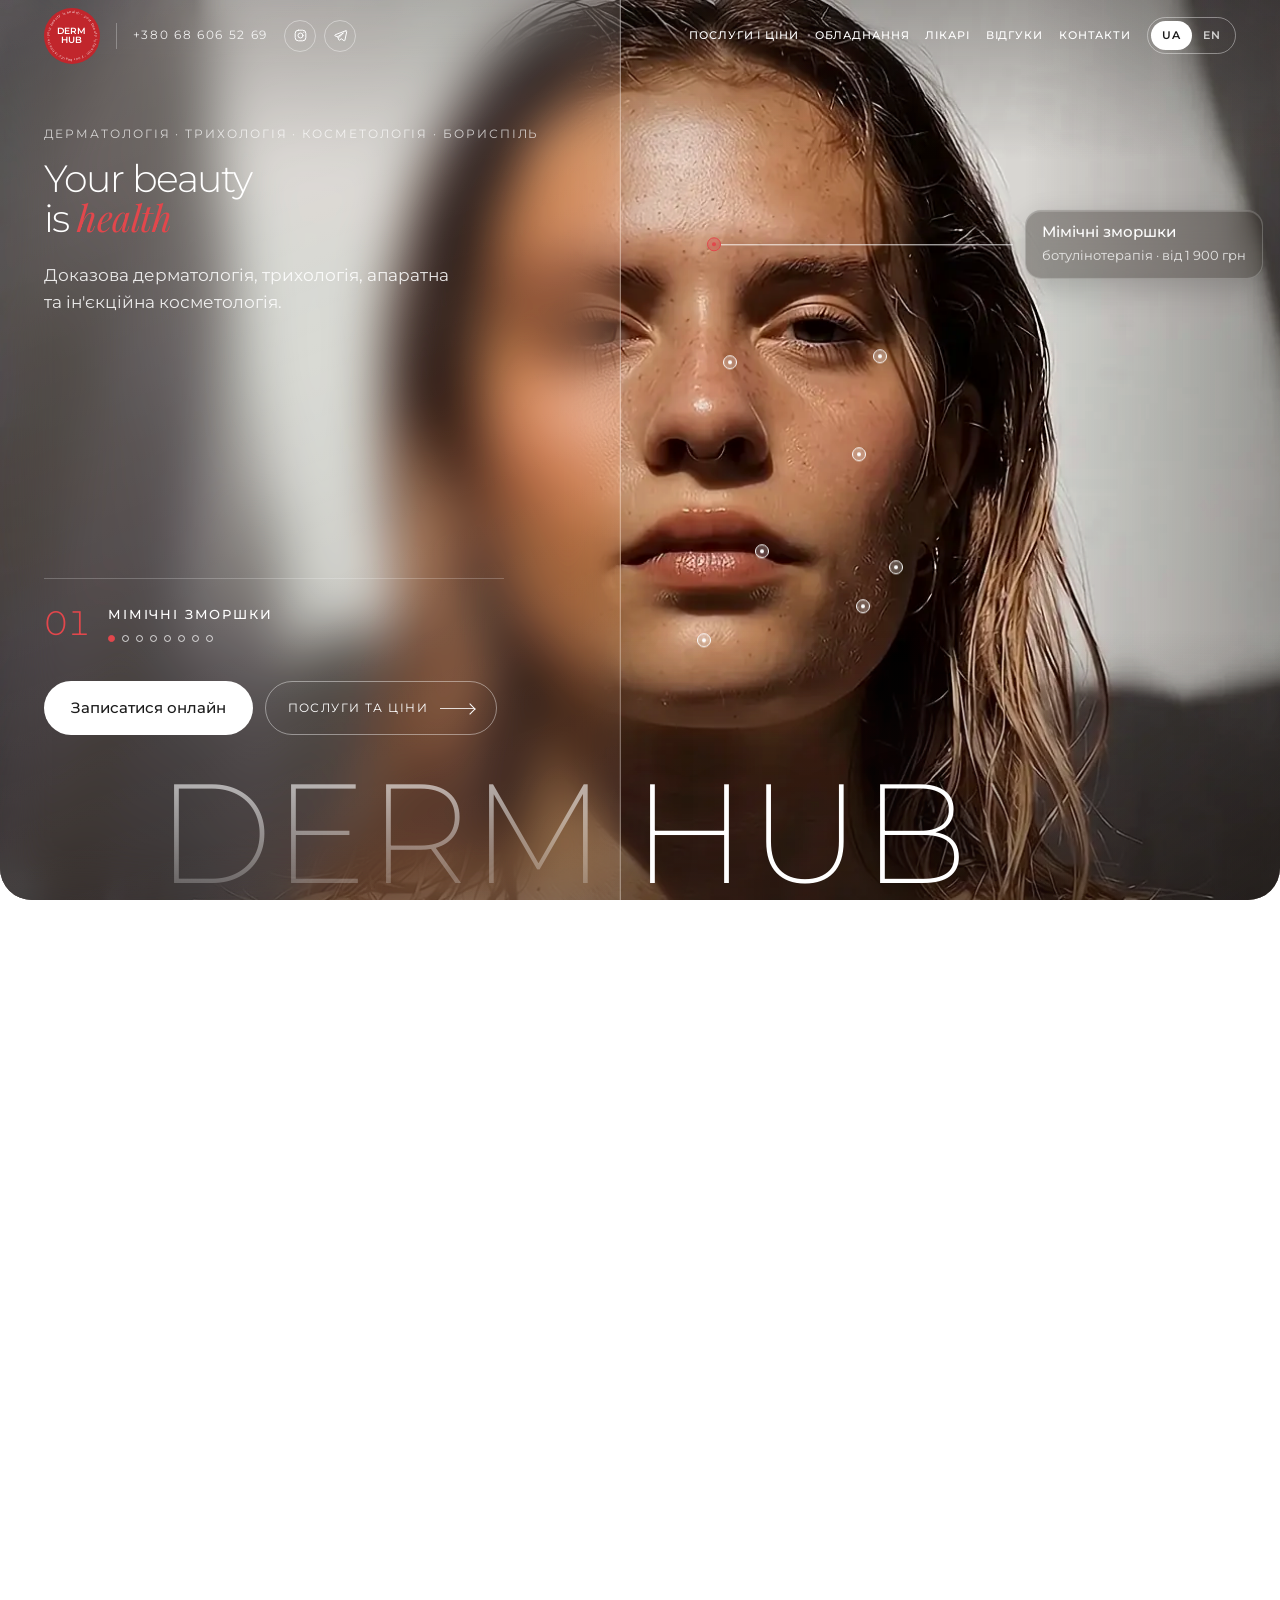
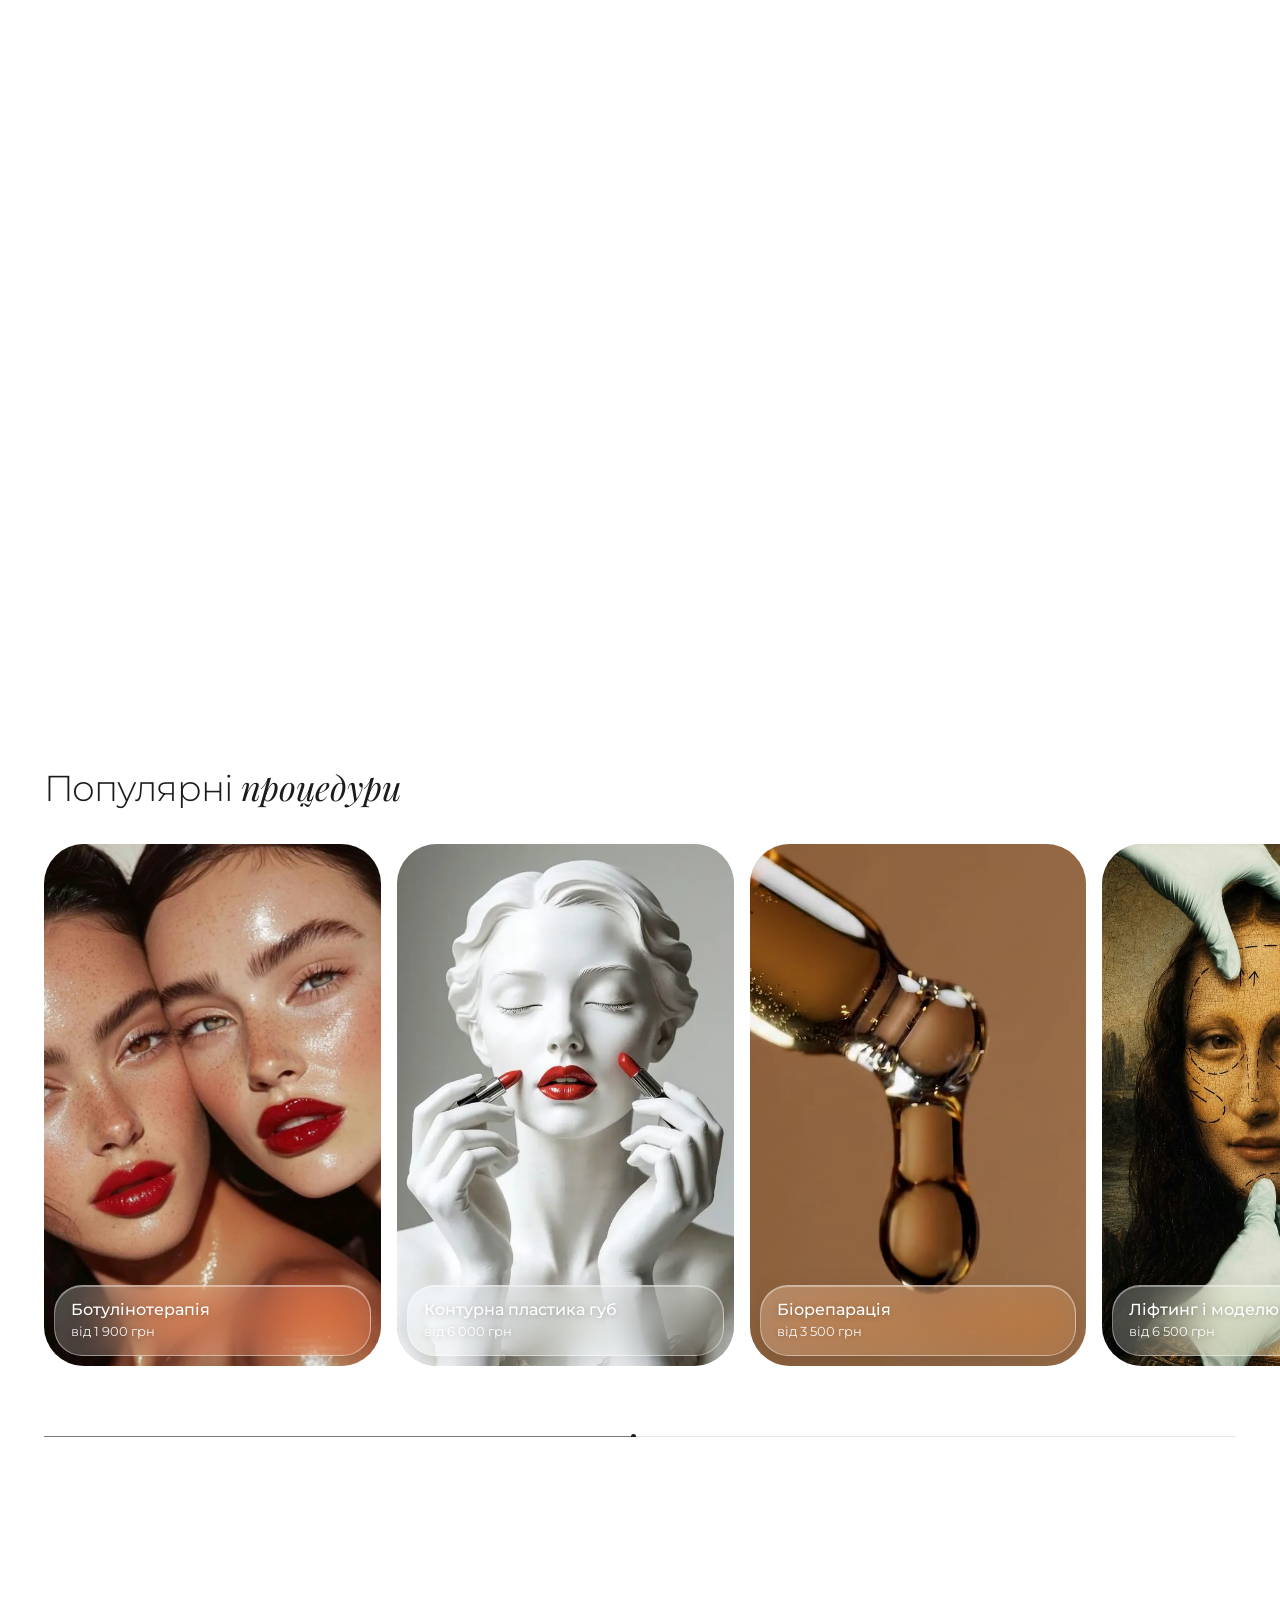
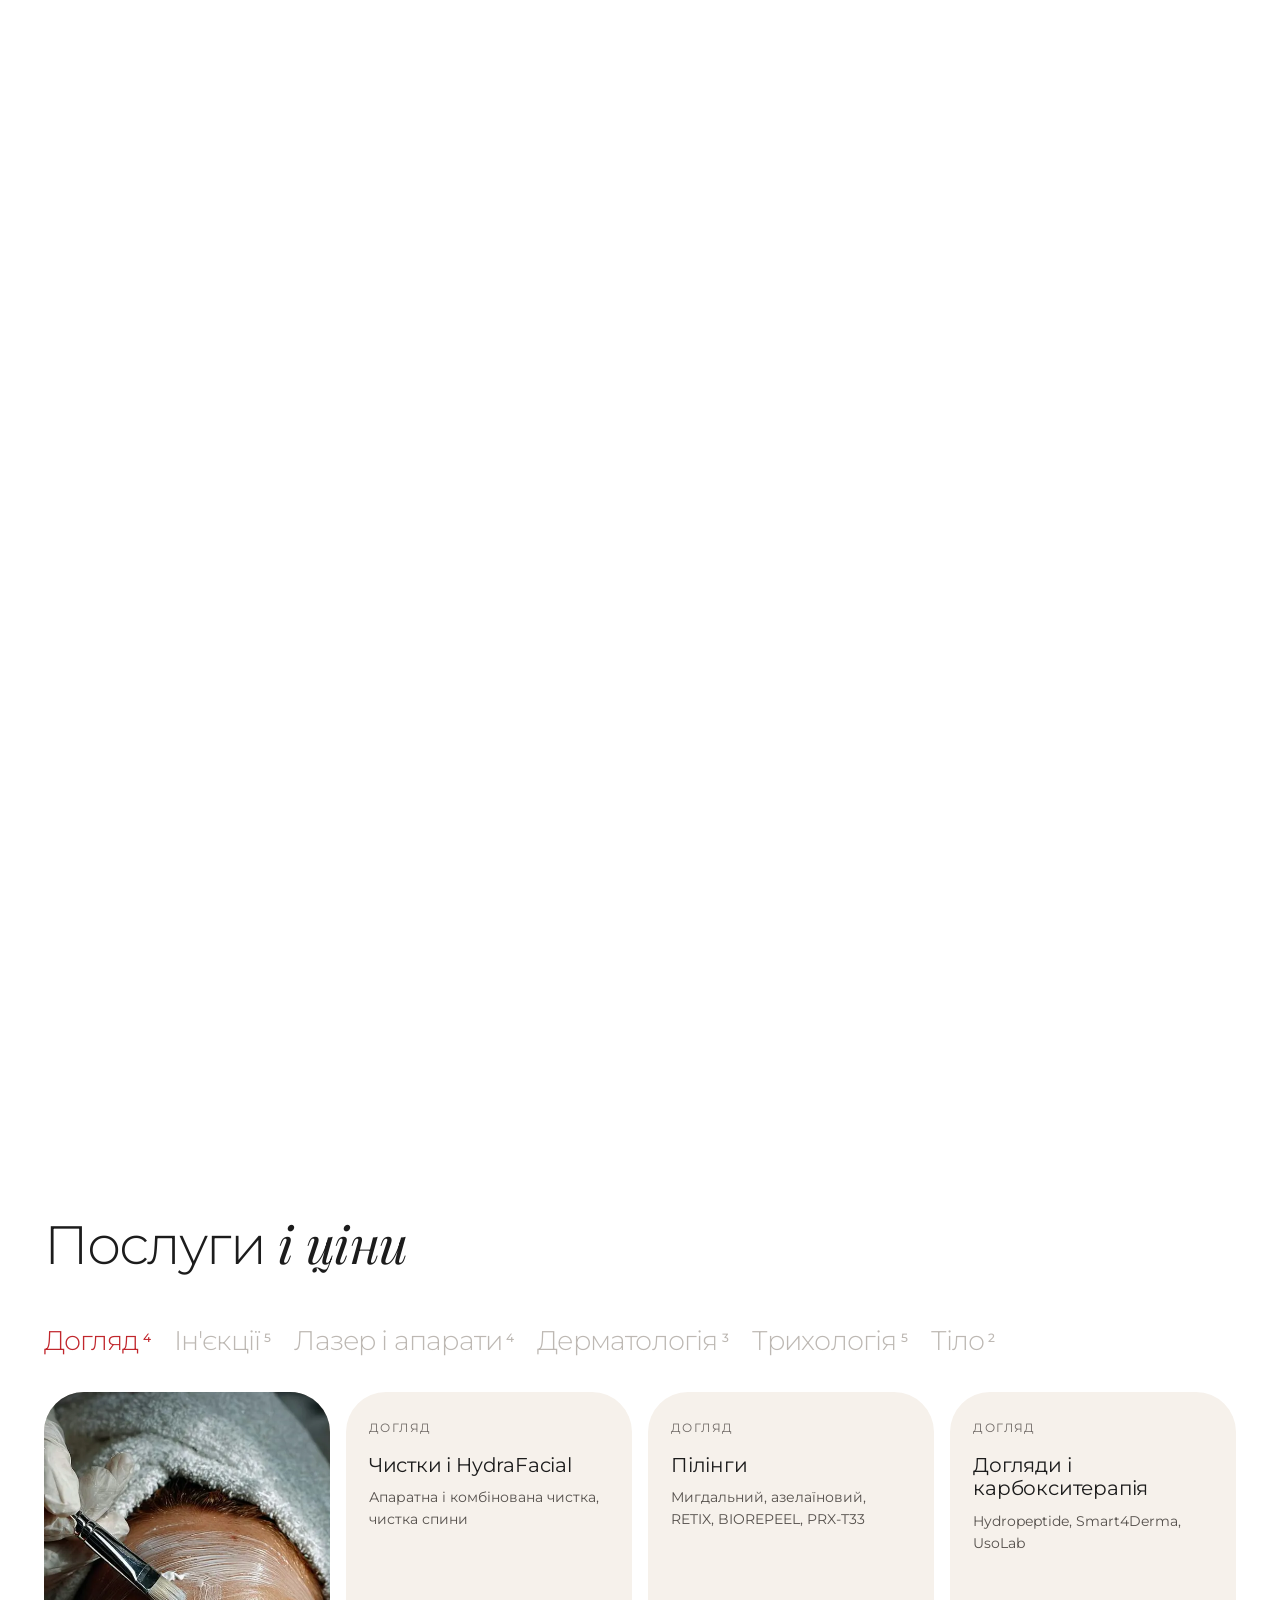
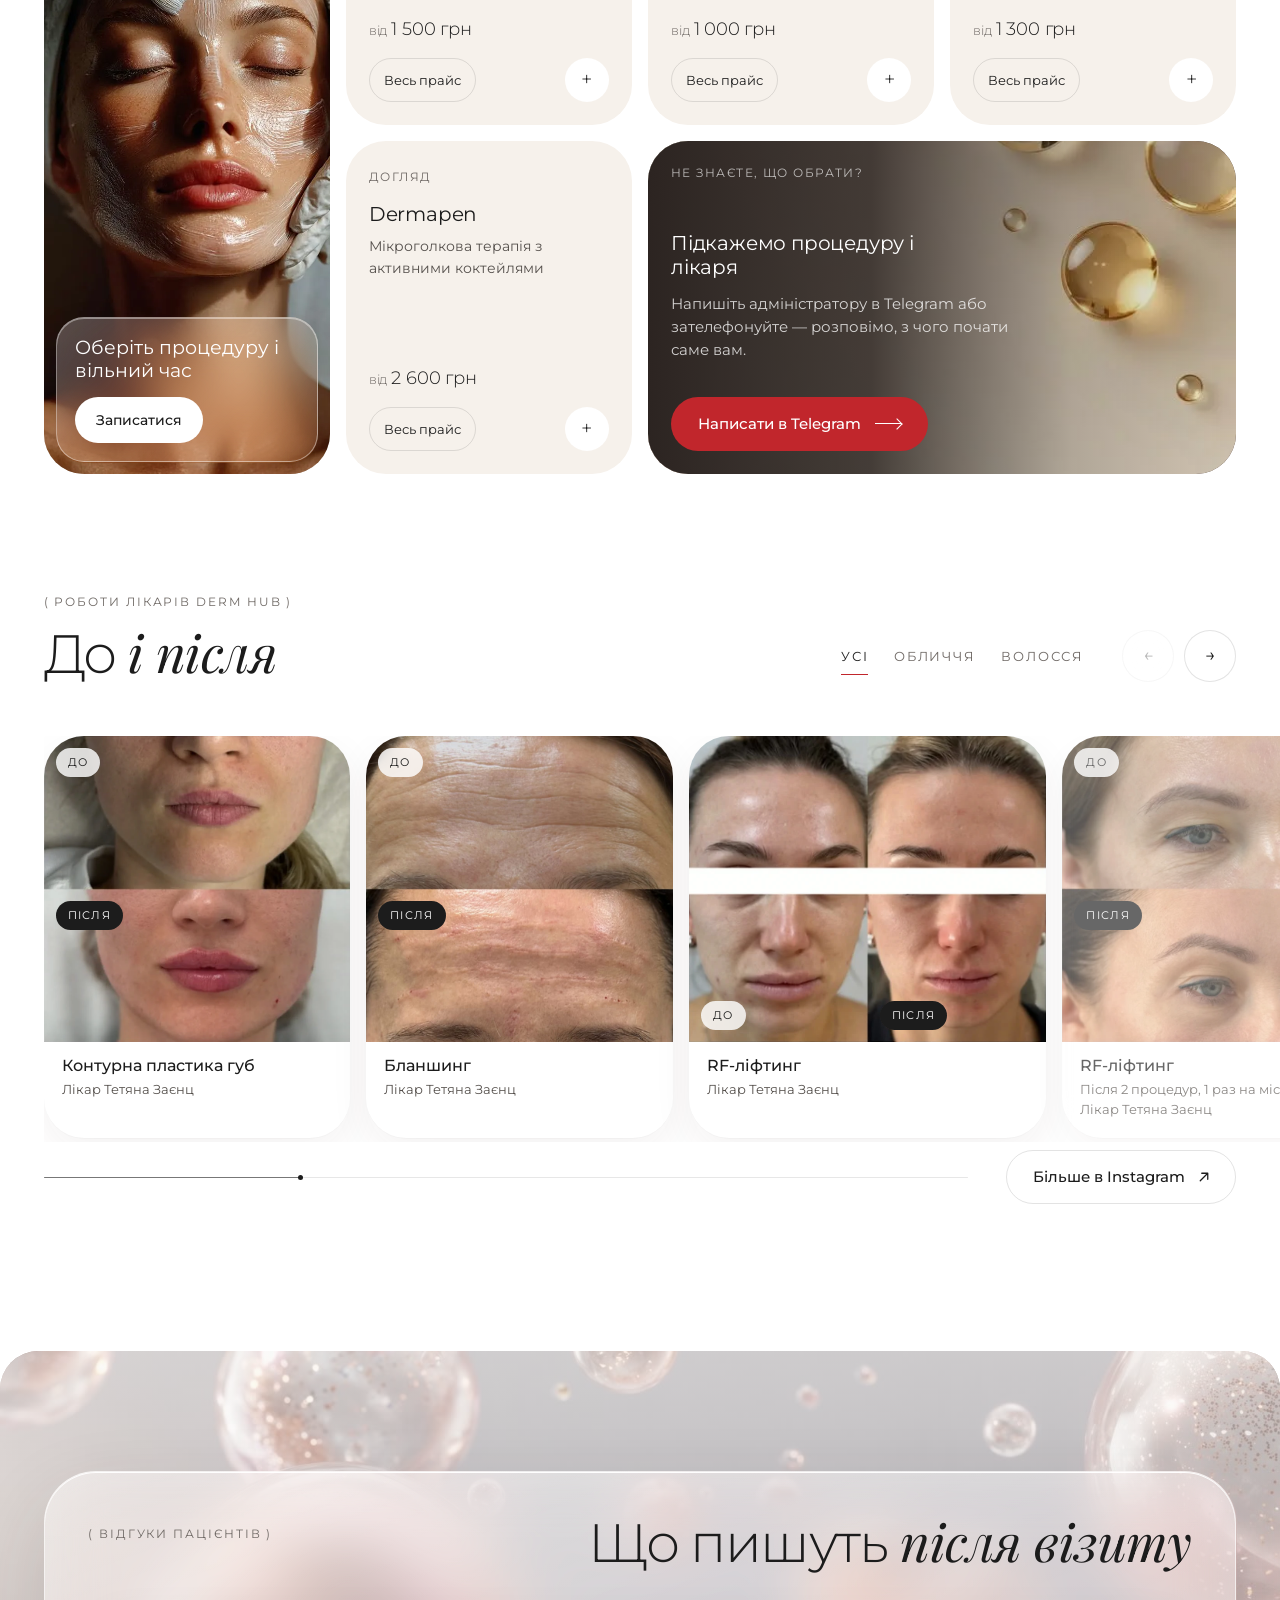
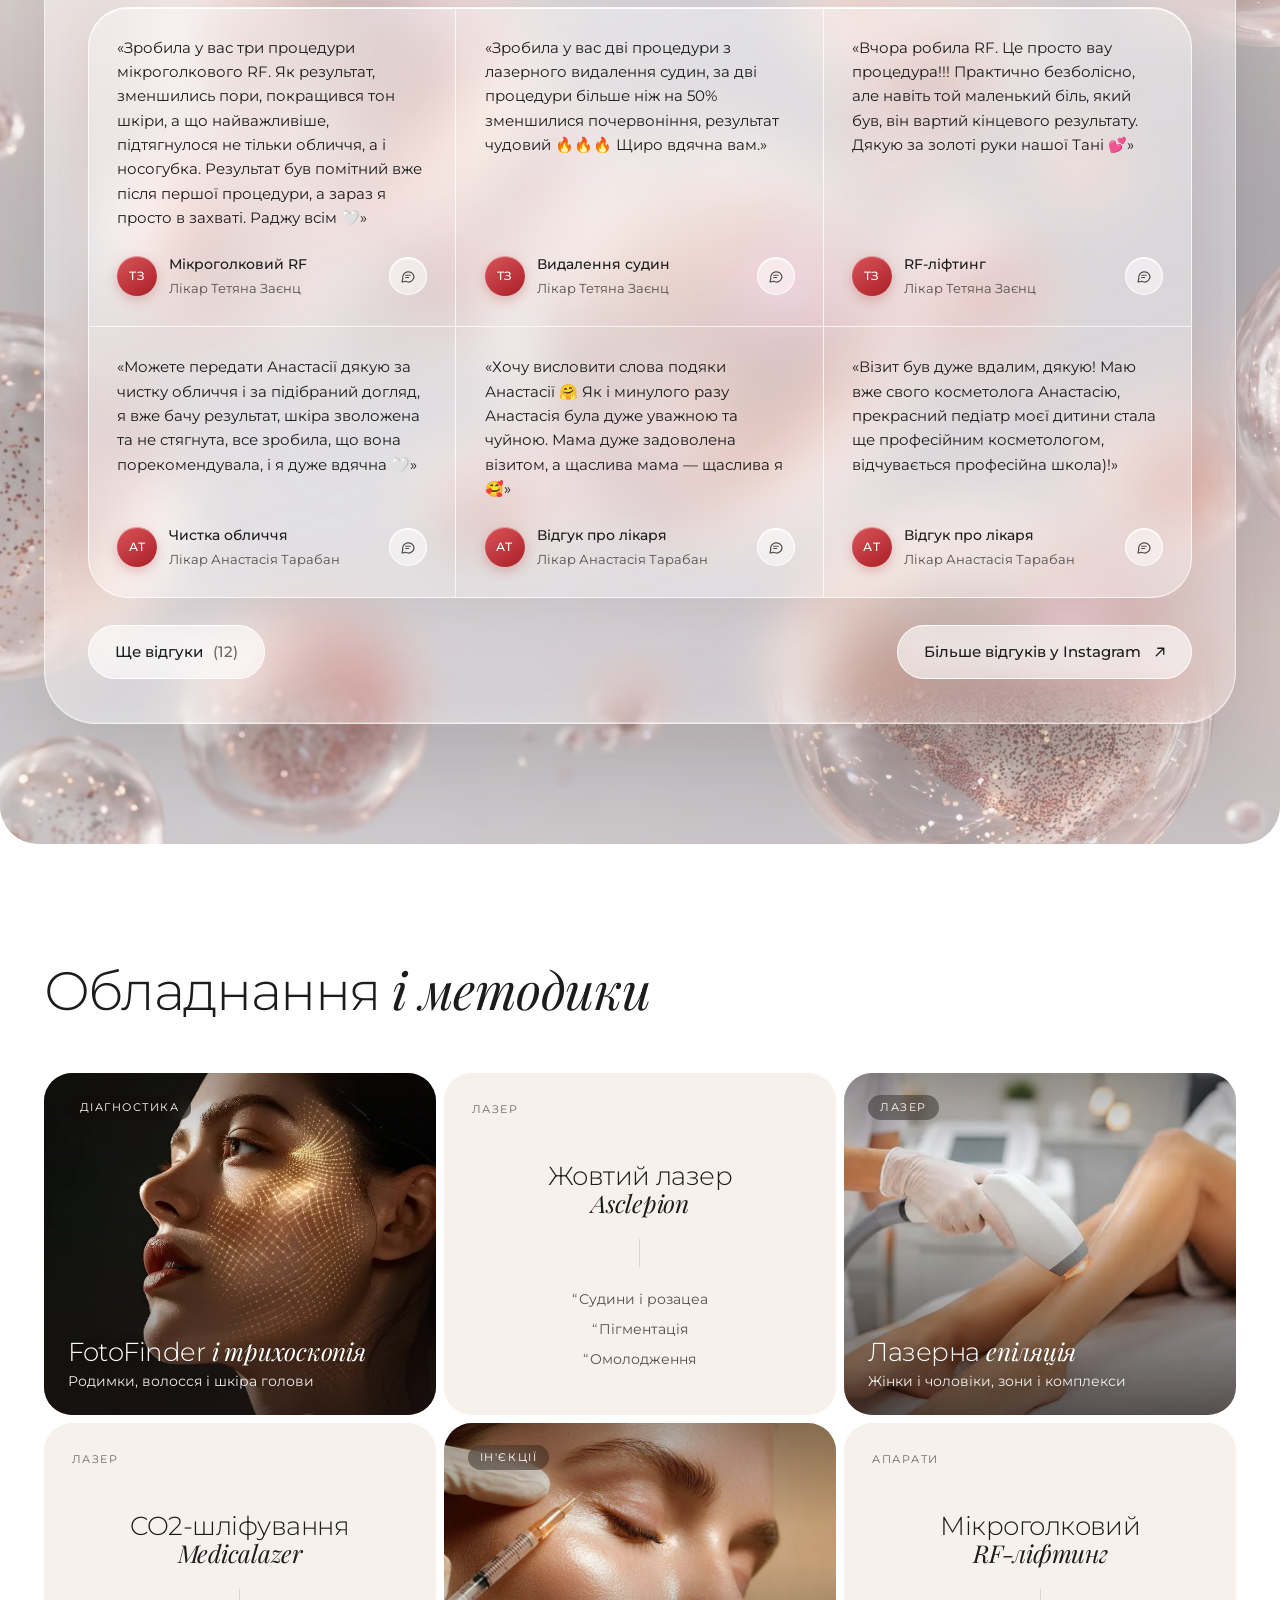
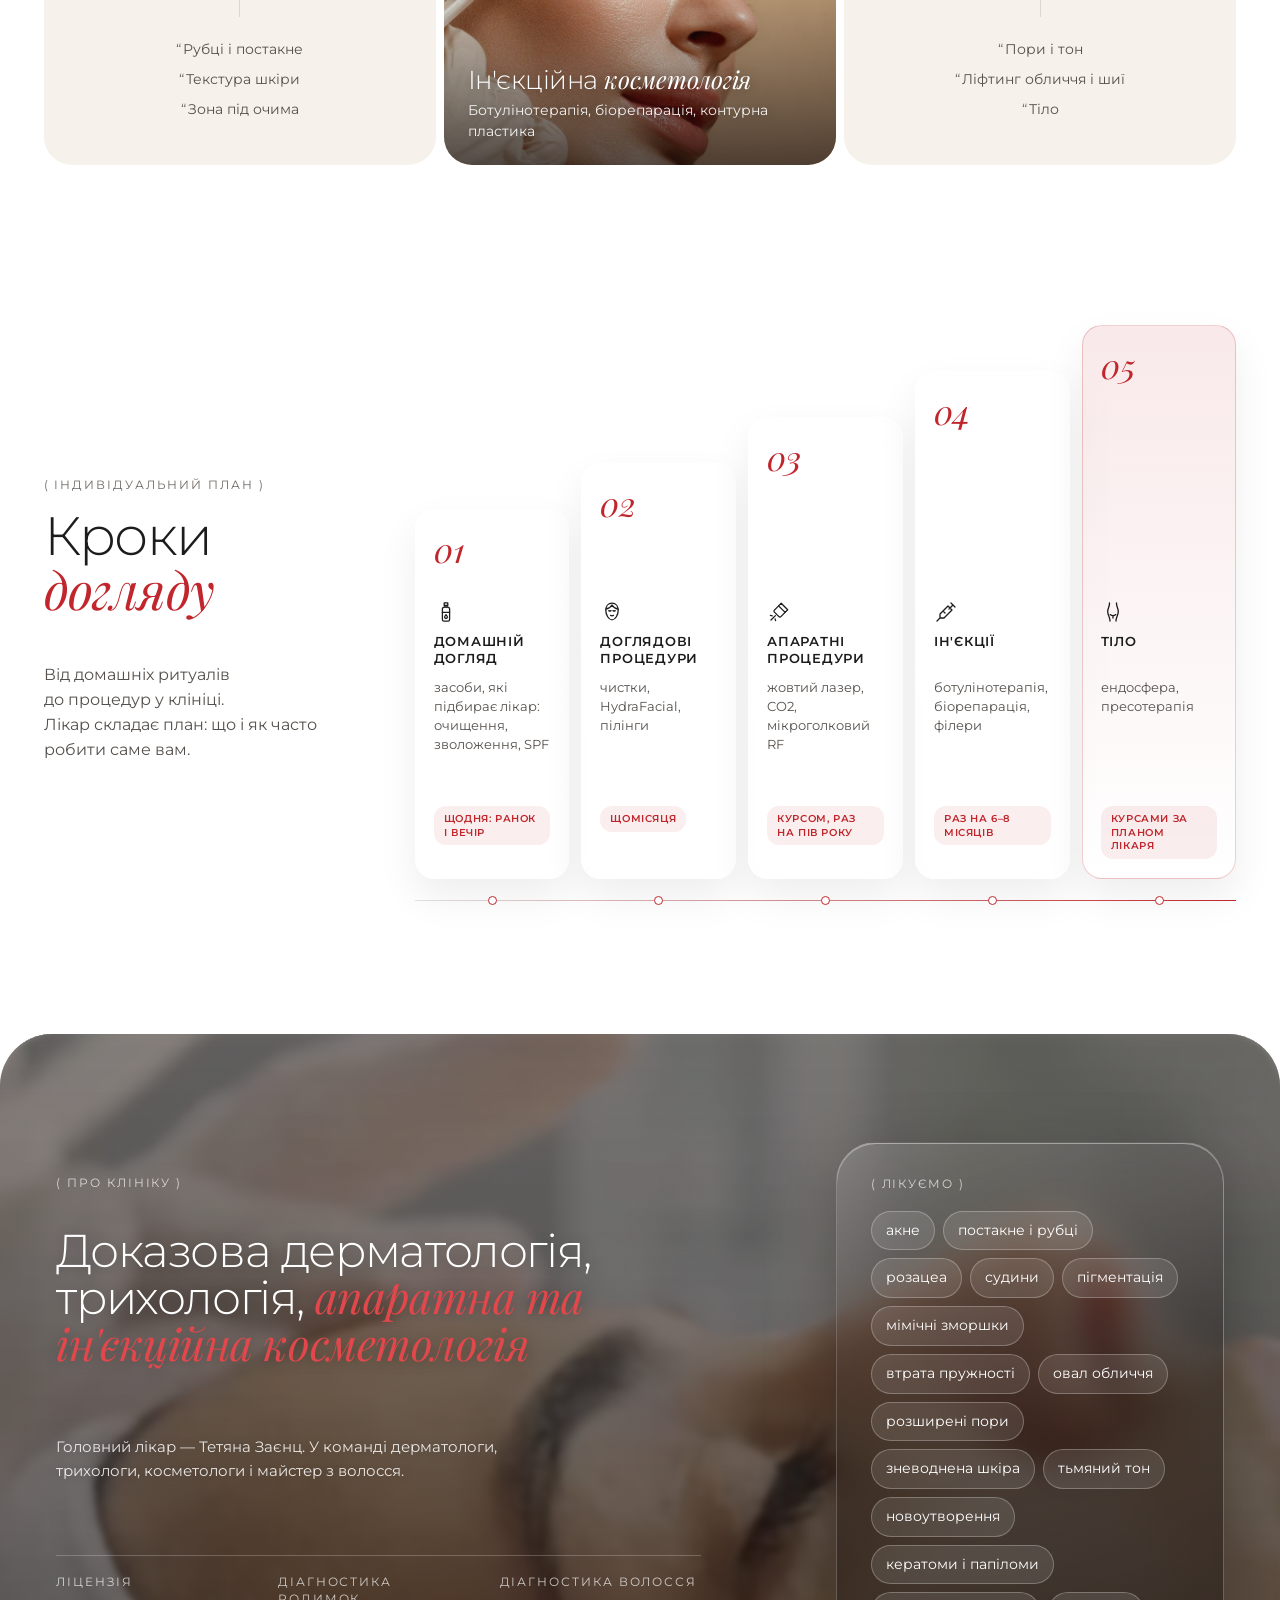
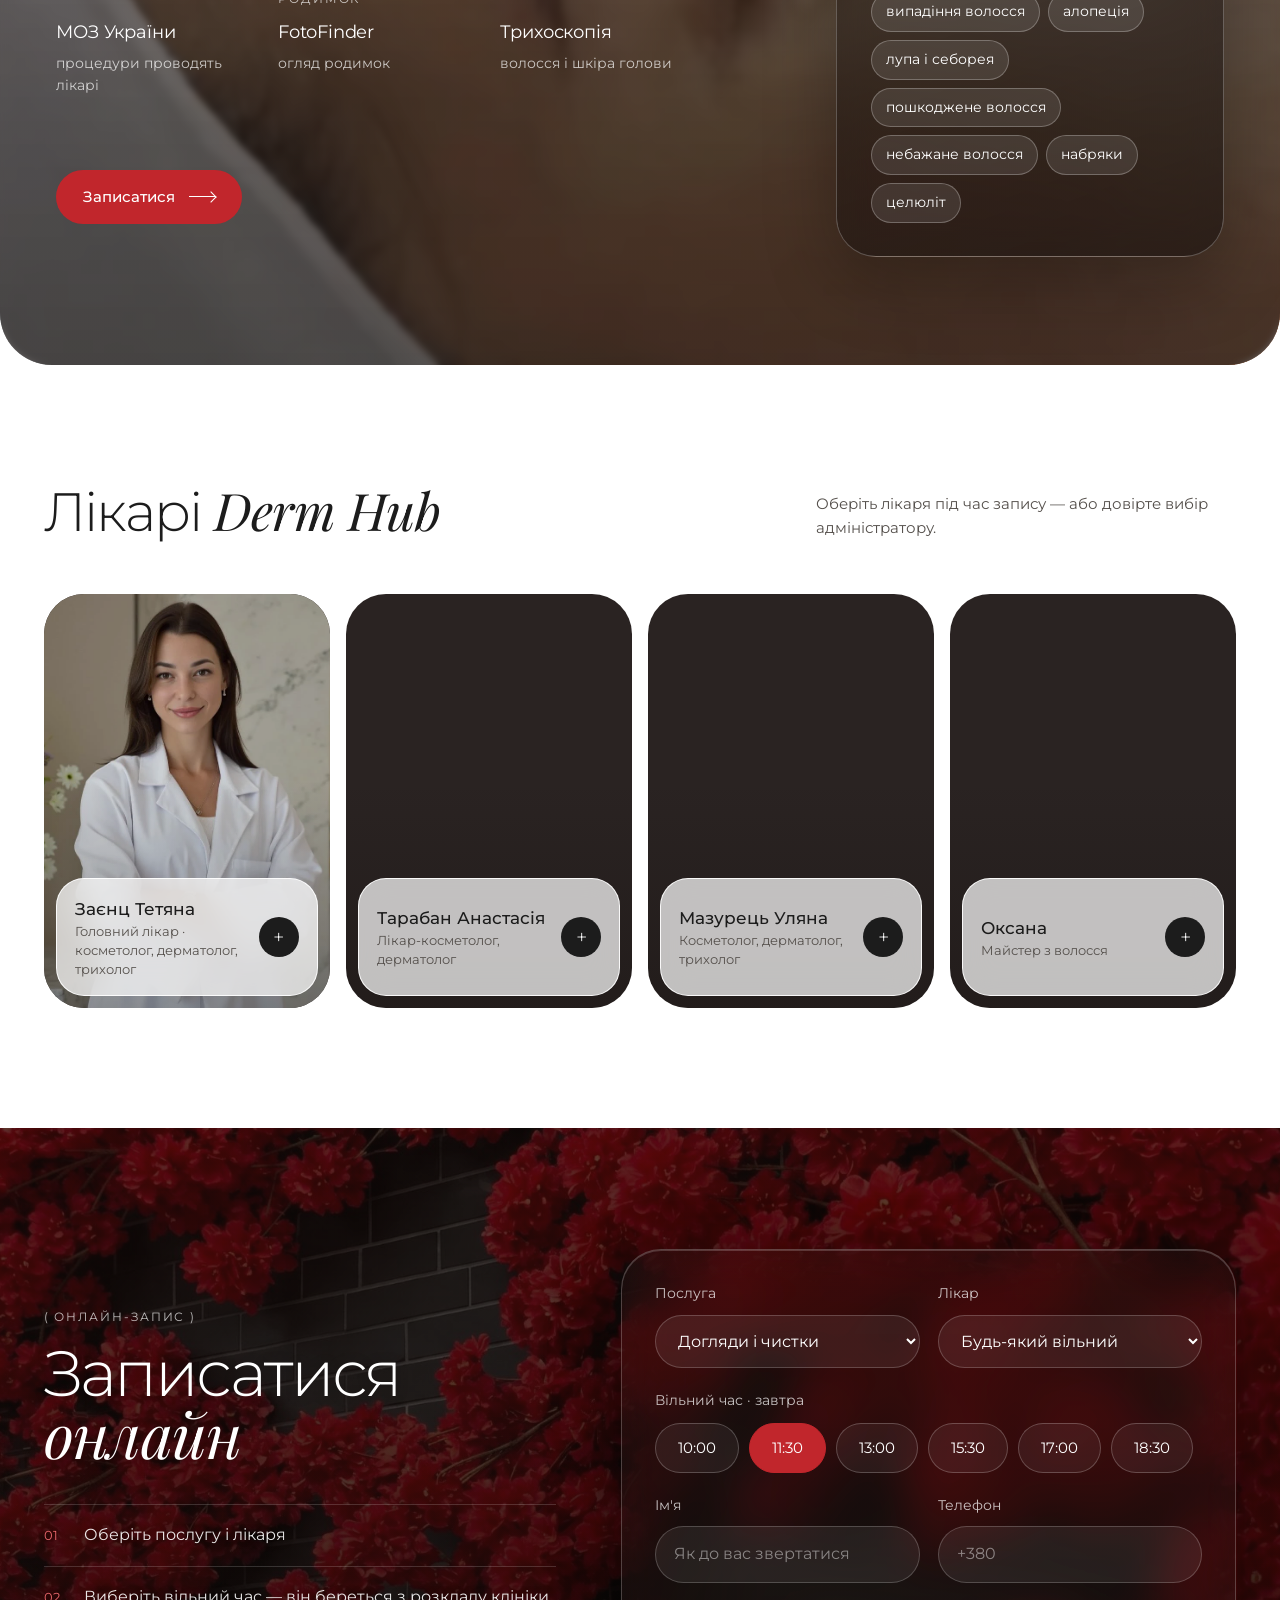
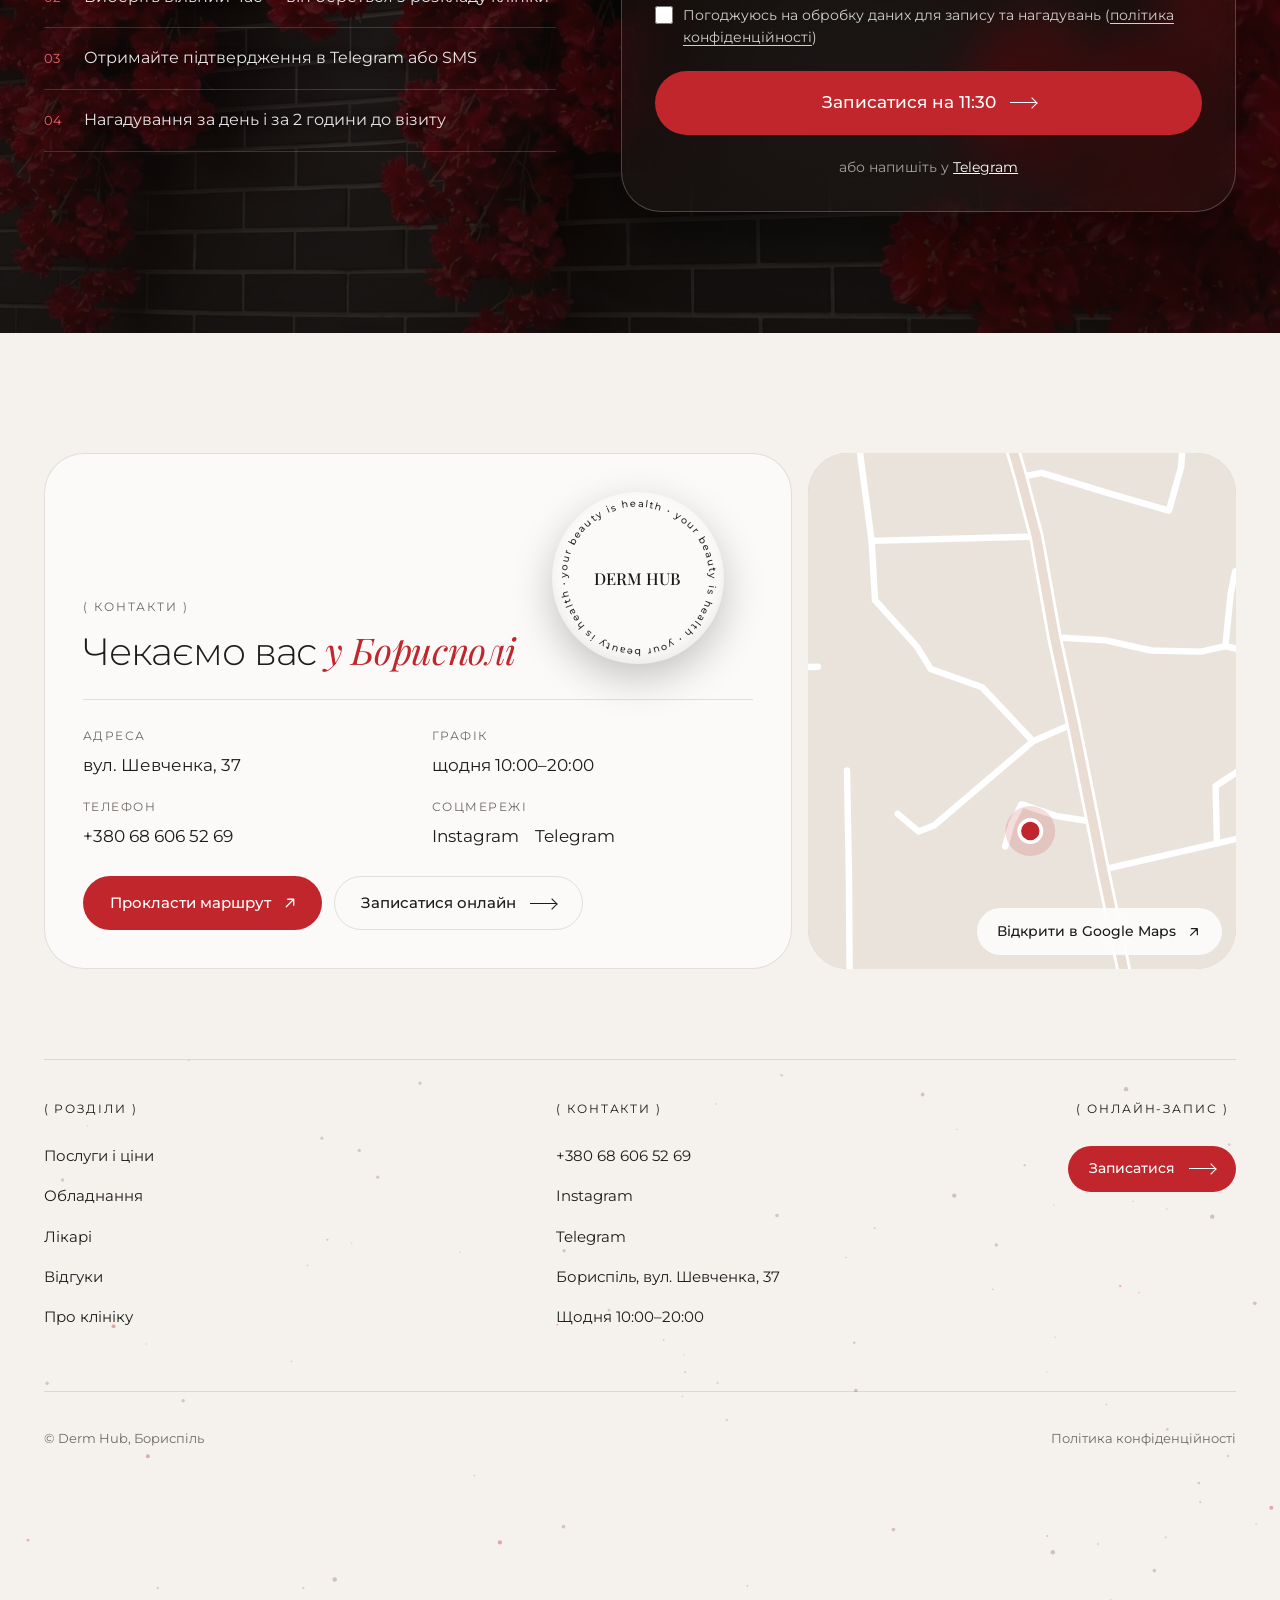
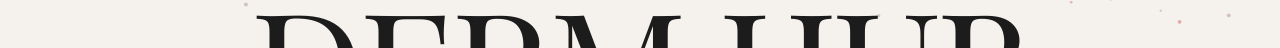
<file: v1.html>
<!doctype html>
<html lang="uk" data-theme="red">
<head>
<meta charset="utf-8">
<meta name="robots" content="noindex">
<meta name="viewport" content="width=device-width,initial-scale=1">
<title>Derm Hub — дерматологія і косметологія у Борисполі</title>
<link rel="icon" href="favicon.ico" sizes="48x48">
<link rel="icon" type="image/png" sizes="32x32" href="img/favicon-32.png?v=1">
<link rel="icon" type="image/png" sizes="192x192" href="img/favicon-192.png?v=1">
<link rel="apple-touch-icon" href="img/apple-touch-icon.png?v=1">
<link rel="manifest" href="site.webmanifest">
<meta name="theme-color" content="#F5F2EE">
<meta name="description" content="Дермато-косметологічний центр у Борисполі: доказова дерматологія, трихологія, апаратна та ін'єкційна косметологія. Ціни на сайті, онлайн-запис.">
<link rel="preconnect" href="https://fonts.googleapis.com">
<link rel="preconnect" href="https://fonts.gstatic.com" crossorigin>
<link href="https://fonts.googleapis.com/css2?family=Playfair+Display:ital,wght@0,400;0,500;0,600;1,400;1,500&family=Montserrat:wght@200;300;400;500;600&display=swap" rel="stylesheet">
<link rel="stylesheet" href="css/redesign.css?v=196">
<link rel="stylesheet" href="css/global.css?v=196">
</head>
<body>

<div class="sheet">

<!-- ШАПКА -->
<header class="head">
  <div class="head-l">
    <a class="brand" href="#top" aria-label="Derm Hub — на головну"><span class="emblem red" data-variant="red" data-size="56"></span><span class="emblem sign" data-size="56" data-word="0.52" data-ring="1.4"></span></a>
    <span class="head-div" aria-hidden="true"></span>
    <a class="head-tel" href="tel:+380686065269">+380 68 606 52 69</a>
    <a class="head-soc" href="https://www.instagram.com/derm_hub/" target="_blank" rel="noopener noreferrer" aria-label="Instagram @derm_hub"><svg viewBox="0 0 24 24" aria-hidden="true"><rect x="3.5" y="3.5" width="17" height="17" rx="5"/><circle cx="12" cy="12" r="4"/><circle cx="17.2" cy="6.8" r=".9" class="dot"/></svg></a>
    <a class="head-soc" href="https://t.me/Doctors_AppointmentDERM_HUB" target="_blank" rel="noopener noreferrer" aria-label="Telegram @Doctors_AppointmentDERM_HUB"><svg viewBox="0 0 24 24" aria-hidden="true"><path d="M20.6 4.3 3.4 10.9c-.8.3-.8 1.4 0 1.7l4.2 1.4 1.6 5c.2.6 1 .8 1.5.3l2.4-2.2 4.4 3.2c.6.4 1.4.1 1.5-.6l2.9-13.6c.2-.8-.6-1.4-1.3-1.1Z"/><path d="m7.6 14 9.2-6.3-7.4 7.6"/></svg></a>
  </div>
  <nav class="navline" aria-label="Розділи"><a href="#services">Послуги і ціни</a><a href="#equipment">Обладнання</a><a href="#doctors">Лікарі</a><a href="#reviews">Відгуки</a><a href="#contacts">Контакти</a></nav>
  <div class="head-r">
    <div class="langs"><button type="button" class="on">UA</button><button type="button">EN</button></div>
    <a class="btn head-cta" href="#booking">Записатися</a>
    <button type="button" class="burger" aria-label="Меню" aria-expanded="false" aria-controls="mnav"><i></i><i></i></button>
  </div>
  <nav class="mnav" id="mnav" aria-label="Меню">
    <a href="#services">Послуги і ціни</a><a href="#equipment">Обладнання</a><a href="#doctors">Лікарі</a><a href="#reviews">Відгуки</a><a href="#contacts">Контакти</a>
    <div class="langs"><button type="button" class="on">UA</button><button type="button">EN</button></div>
    <a class="mnav-tel" href="tel:+380686065269">+380 68 606 52 69</a>
    <a class="btn btn-red btn-arrow" href="#booking">Записатися онлайн<i class="ln" aria-hidden="true"></i></a>
  </nav>
</header>

<!-- ХІРО -->
<section class="hero" id="top">
  <div class="hero-frame">
    <canvas class="hero-canvas" role="img" aria-label="Жінка з доглянутою шкірою відкриває очі й усміхається"></canvas>
    <video class="hero-mob" muted playsinline loop preload="none" poster="img/hero-mob-poster.jpg" aria-label="Жінка з доглянутою шкірою заплющує й відкриває очі"></video>
    <div class="hero-shade" aria-hidden="true"></div>

    <div class="callouts" aria-hidden="true">
      <div class="co" data-px="1100" data-py="300" style="--d:0.50s"><i class="pt"></i><i class="ln"></i><div class="lb"><b>Мімічні зморшки</b><span>ботулінотерапія · від 1 900 грн</span></div></div>
      <div class="co" data-px="1306" data-py="438" style="--d:0.62s"><i class="pt"></i><i class="ln"></i><div class="lb"><b>Дрібні зморшки</b><span>бланшинг · від 1 250 грн</span></div></div>
      <div class="co" data-px="1279" data-py="560" style="--d:0.74s"><i class="pt"></i><i class="ln"></i><div class="lb"><b>Зневоднена шкіра</b><span>біорепарація · від 3 500 грн</span></div></div>
      <div class="co" data-px="1120" data-py="446" style="--d:0.86s"><i class="pt"></i><i class="ln"></i><div class="lb"><b>Судини і пігментація</b><span>жовтий лазер · від 200 грн</span></div></div>
      <div class="co" data-px="1325" data-py="700" style="--d:0.98s"><i class="pt"></i><i class="ln"></i><div class="lb"><b>Рубці і постакне</b><span>CO2-шліфування · від 1 000 грн</span></div></div>
      <div class="co" data-px="1160" data-py="680" style="--d:1.10s"><i class="pt"></i><i class="ln"></i><div class="lb"><b>Губи</b><span>контурна пластика · від 6 000 грн</span></div></div>
      <div class="co" data-px="1088" data-py="790" style="--d:1.22s"><i class="pt"></i><i class="ln"></i><div class="lb"><b>Пори і тон шкіри</b><span>мікроголковий RF · від 5 000 грн</span></div></div>
      <div class="co" data-px="1285" data-py="748" style="--d:1.34s"><i class="pt"></i><i class="ln"></i><div class="lb"><b>Овал обличчя</b><span>ліфтинг і моделювання · від 6 500 грн</span></div></div>
    </div>

    <div class="hero-word" aria-hidden="true"><span class="hw-in">DERM</span><span class="hw-out">HUB</span></div>
    <div class="hero-glass">
      <div class="hg-body">
        <p class="eyebrow"><span class="eb-d">Дерматологія · Трихологія · Косметологія · Бориспіль</span><span class="eb-m">Медична клініка · Бориспіль</span></p>
        <h1><span class="h1-d">Your beauty<br>is <span class="it">health</span></span><span class="h1-m">DERM HUB</span></h1>
        <p class="slogan-m">Your beauty <span class="nw">is <span class="it">health</span></span></p>
        <p class="lead">Доказова дерматологія, трихологія, апаратна та ін'єкційна косметологія.</p>
        <div class="hg-zone" aria-hidden="true"><span class="hg-num">01</span><div><b class="hg-name">Мімічні зморшки</b><span class="hg-dots"><i class="on"></i><i></i><i></i><i></i><i></i><i></i><i></i><i></i></span></div></div>
        <div class="hero-cta">
          <a class="btn btn-white btn-pop" href="#booking">Записатися онлайн</a>
          <a class="hg-link" href="#services">Послуги та ціни<i></i></a>
        </div>
      </div>
    </div>

  </div>
  <div class="hero-spacer" aria-hidden="true"></div>
</section>

<!-- НАПРЯМИ: фото-стрічка зі скляними підписами → вкладка прайсу -->
<section class="dirs wrap rail-wrap" aria-label="Популярні процедури">
<div class="dirs-stage"><div class="dirs-pin">
  <div class="dirs-head reveal">
    <h2 class="h-m">Популярні <span class="it">процедури</span></h2>
    <div class="rail-nav"><button class="rbtn" data-prev aria-label="Назад">←</button><button class="rbtn" data-next aria-label="Далі">→</button></div>
  </div>
  <div class="dirs-row rail">
    <a class="dir" href="#services" data-go="inj"><img src="img/f-duo.webp" width="736" height="1308" alt="" loading="lazy" style="object-position:50% 30%" decoding="async"><span class="dir-cap glass"><b>Ботулінотерапія</b><small>від 1 900 грн</small></span></a>
    <a class="dir" href="#services" data-go="inj"><img src="img/f-statue-660.webp" width="660" height="848" alt="" loading="lazy" style="object-position:50% 30%" decoding="async"><span class="dir-cap glass"><b>Контурна пластика губ</b><small>від 6 000 грн</small></span></a>
    <a class="dir" href="#services" data-go="inj"><video src="img/serum.mp4" poster="img/serum-poster.webp" autoplay muted loop playsinline preload="metadata" aria-hidden="true" style="object-position:46% 50%"></video><span class="dir-cap glass"><b>Біорепарація</b><small>від 3 500 грн</small></span></a>
    <a class="dir" href="#services" data-go="inj"><img src="img/f-mona.jpg" width="736" height="982" alt="" loading="lazy" style="object-position:50% 30%" decoding="async"><span class="dir-cap glass"><b>Ліфтинг і моделювання</b><small>від 6 500 грн</small></span></a>
    <a class="dir" href="#services" data-go="care"><img src="img/f-brushmask.webp" width="1152" height="2048" alt="" loading="lazy" style="object-position:30% 40%" decoding="async"><span class="dir-cap glass"><b>Пілінги</b><small>від 1 000 грн</small></span></a>
    <a class="dir" href="#services" data-go="care"><img src="img/f-gloves.webp" width="1200" height="1600" alt="" loading="lazy" style="object-position:50% 30%" decoding="async"><span class="dir-cap glass"><b>Чистки і HydraFacial</b><small>від 1 500 грн</small></span></a>
    <a class="dir" href="#services" data-go="hair"><img src="img/plasma.webp" width="880" height="588" alt="" loading="lazy" style="object-position:50% 50%" decoding="async"><span class="dir-cap glass"><b>Мезо- і плазмотерапія</b><small>ціни в прайсі</small></span></a>
  </div>
  <div class="rail-bar"><i></i></div>
</div></div>
</section>

<!-- ПОСЛУГИ І ЦІНИ: картка → «Весь прайс» розгортає все, що входить у напрям -->
<section class="wrap screen" id="services">
  <div class="sec-head reveal">
    <h2 class="h-l">Послуги <span class="it">і ціни</span></h2>
  </div>

  <div class="tabs reveal" role="tablist" aria-label="Напрями" id="svcTabs"></div>
  <div class="reveal" id="svcPanels"></div>
</section>

<!-- РЕЗУЛЬТАТИ І ВІДГУКИ: до/після з хайлайтів + відгуки, фільтр і карусель -->
<section class="wrap screen ba-sec" id="results">
  <div class="rail-wrap">
  <div class="res-top reveal">
    <div><p class="eyebrow">(&nbsp;Роботи лікарів Derm Hub&nbsp;)</p><h2 class="h-l">До <span class="it">і після</span></h2></div>
    <div class="res-ctrl"><div class="chips" aria-label="Фільтр">
      <button class="chip on" data-f="all">Усі</button><button class="chip" data-f="face">Обличчя</button><button class="chip" data-f="hair">Волосся</button>
    </div><div class="rail-nav"><button class="rbtn" data-prev aria-label="Назад">←</button><button class="rbtn" data-next aria-label="Далі">→</button></div></div>
  </div>
  <div class="res-row rail reveal">
    <article class="case" data-cat="face"><figure class="ba ba-v"><img src="img/ba-lips.webp" width="787" height="786" alt="Контурна пластика губ: до і після" loading="lazy" decoding="async"><span class="b1">До</span><span class="b2">Після</span></figure><div class="case-cap"><b>Контурна пластика губ</b><small>Лікар Тетяна Заєнц</small></div></article>
    <article class="case" data-cat="face"><figure class="ba ba-v"><img src="img/ba-blanching.jpg" width="795" height="792" alt="Бланшинг: до і після" loading="lazy" decoding="async"><span class="b1">До</span><span class="b2">Після</span></figure><div class="case-cap"><b>Бланшинг</b><small>Лікар Тетяна Заєнц</small></div></article>
    <article class="case" data-cat="face"><figure class="ba ba-h"><img src="img/ba-rf-face.webp" width="787" height="674" alt="RF-ліфтинг: до і після" loading="lazy" decoding="async"><span class="b1">До</span><span class="b2">Після</span></figure><div class="case-cap"><b>RF-ліфтинг</b><small>Лікар Тетяна Заєнц</small></div></article>
    <article class="case" data-cat="face"><figure class="ba ba-v"><img src="img/ba-rf-eyes.webp" width="788" height="786" alt="RF-ліфтинг: до і після" loading="lazy" decoding="async"><span class="b1">До</span><span class="b2">Після</span></figure><div class="case-cap"><b>RF-ліфтинг</b><small>Після 2 процедур, 1 раз на місяць · Лікар Тетяна Заєнц</small></div></article>
    <article class="case" data-cat="face"><figure class="ba ba-h"><img src="img/ba-rf-micro.webp" width="900" height="652" alt="Мікроголковий RF-ліфтинг: до і після" loading="lazy" decoding="async"><span class="b1">До</span><span class="b2">Після</span></figure><div class="case-cap"><b>Мікроголковий RF-ліфтинг</b><small>Після 3 процедур · Лікар Анастасія Тарабан</small></div></article>
    <article class="case" data-cat="face"><figure class="ba ba-h"><img src="img/ba-acne.webp" width="785" height="634" alt="Лікування акне: до і після" loading="lazy" decoding="async"><span class="b1">До</span><span class="b2">Після</span></figure><div class="case-cap"><b>Лікування акне</b><small>Лікар Тетяна Заєнц</small></div></article>
    <article class="case" data-cat="face"><figure class="ba ba-h"><img src="img/ba-yellow.webp" width="795" height="796" alt="Жовтий лазер: до і після" loading="lazy" decoding="async"><span class="b1">До</span><span class="b2">Після</span></figure><div class="case-cap"><b>Жовтий лазер</b><small>Лікар Анастасія Тарабан</small></div></article>
    <article class="case" data-cat="hair"><figure class="ba ba-h"><img src="img/ba-alopecia-total.webp" width="1002" height="520" alt="Гніздова алопеція, тотальна форма: до і після" loading="lazy" decoding="async"><span class="b1">До</span><span class="b2">Після</span></figure><div class="case-cap"><b>Гніздова алопеція, тотальна форма</b><small>1 → 10 місяців лікування · Лікар Тетяна Заєнц</small></div></article>
    <article class="case" data-cat="hair"><figure class="ba ba-h"><img src="img/ba-alopecia.jpg" width="872" height="588" alt="Гніздова алопеція: до і після" loading="lazy" decoding="async"><span class="b1">До</span><span class="b2">Після</span></figure><div class="case-cap"><b>Гніздова алопеція</b><small>Лікування 3 місяці · Лікар Тетяна Заєнц</small></div></article>
    <article class="case" data-cat="hair"><figure class="ba ba-h"><img src="img/ba-anagen.jpg" width="900" height="546" alt="Синдром втраченого анагену: до і після" loading="lazy" decoding="async"><span class="b1">До</span><span class="b2">Після</span></figure><div class="case-cap"><b>Синдром втраченого анагену</b><small>Лікування 6 місяців · Лікар Тетяна Заєнц</small></div></article>
    <article class="case" data-cat="hair"><figure class="ba ba-h"><img src="img/ba-diffuse.webp" width="795" height="796" alt="Гостре дифузне випадіння: до і після" loading="lazy" decoding="async"><span class="b1">До</span><span class="b2">Після</span></figure><div class="case-cap"><b>Гостре дифузне випадіння</b><small>3 місяці: волосся потовщилось, менше випадає · Лікар Тетяна Заєнц</small></div></article>
  </div>
  <div class="res-foot"><div class="rail-bar"><i></i></div><a class="btn btn-line btn-arrow" href="https://www.instagram.com/derm_hub/" target="_blank" rel="noopener noreferrer">Більше в Instagram<svg class="ar ar-out" viewBox="0 0 24 24" aria-hidden="true"><path d="M7 17 17 7M9 7h8v8"/></svg></a></div>
  </div>
</section>

<section class="wrap screen bg-img frost" id="reviews" style="--bg:url(../img/bg-reviews.jpg)">

  <div class="rvx">
    <div class="rvx-head reveal">
      <p class="eyebrow">(&nbsp;Відгуки пацієнтів&nbsp;)</p>
      <h2 class="h-l">Що пишуть <span class="it">після візиту</span></h2>
    </div>
    <div class="rvx-grid">
      <figure class="rvq"><blockquote>«Зробила у вас три процедури мікроголкового RF. Як результат, зменшились пори, покращився тон шкіри, а що найважливіше, підтягнулося не тільки обличчя, а і носогубка. Результат був помітний вже після першої процедури, а зараз я просто в захваті. Раджу всім 🤍»</blockquote><figcaption><span class="rvq-ic" aria-hidden="true">ТЗ</span><span><b>Мікроголковий RF</b><small>Лікар Тетяна Заєнц</small></span><button type="button" class="rvq-src" data-shot="img/rv-rf3.webp" aria-label="Переглянути оригінал повідомлення" title="Оригінал повідомлення"><svg viewBox="0 0 24 24" aria-hidden="true"><path d="M20 12.5a7.5 7.5 0 0 1-11.1 6.6L4 20l1-4.4A7.5 7.5 0 1 1 20 12.5z"/><path d="M9 11h6M9 14h4"/></svg></button></figcaption></figure>
      <figure class="rvq"><blockquote>«Зробила у вас дві процедури з лазерного видалення судин, за дві процедури більше ніж на 50% зменшилися почервоніння, результат чудовий 🔥🔥🔥 Щиро вдячна вам.»</blockquote><figcaption><span class="rvq-ic" aria-hidden="true">ТЗ</span><span><b>Видалення судин</b><small>Лікар Тетяна Заєнц</small></span><button type="button" class="rvq-src" data-shot="img/rv-vessels.webp" aria-label="Переглянути оригінал повідомлення" title="Оригінал повідомлення"><svg viewBox="0 0 24 24" aria-hidden="true"><path d="M20 12.5a7.5 7.5 0 0 1-11.1 6.6L4 20l1-4.4A7.5 7.5 0 1 1 20 12.5z"/><path d="M9 11h6M9 14h4"/></svg></button></figcaption></figure>
      <figure class="rvq"><blockquote>«Вчора робила RF. Це просто вау процедура!!! Практично безболісно, але навіть той маленький біль, який був, він вартий кінцевого результату. Дякую за золоті руки нашої Тані 💕»</blockquote><figcaption><span class="rvq-ic" aria-hidden="true">ТЗ</span><span><b>RF-ліфтинг</b><small>Лікар Тетяна Заєнц</small></span><button type="button" class="rvq-src" data-shot="img/rv-rf.webp" aria-label="Переглянути оригінал повідомлення" title="Оригінал повідомлення"><svg viewBox="0 0 24 24" aria-hidden="true"><path d="M20 12.5a7.5 7.5 0 0 1-11.1 6.6L4 20l1-4.4A7.5 7.5 0 1 1 20 12.5z"/><path d="M9 11h6M9 14h4"/></svg></button></figcaption></figure>
      <figure class="rvq"><blockquote>«Можете передати Анастасії дякую за чистку обличчя і за підібраний догляд, я вже бачу результат, шкіра зволожена та не стягнута, все зробила, що вона порекомендувала, і я дуже вдячна 🤍»</blockquote><figcaption><span class="rvq-ic" aria-hidden="true">АТ</span><span><b>Чистка обличчя</b><small>Лікар Анастасія Тарабан</small></span><button type="button" class="rvq-src" data-shot="img/rv-cleaning.webp" aria-label="Переглянути оригінал повідомлення" title="Оригінал повідомлення"><svg viewBox="0 0 24 24" aria-hidden="true"><path d="M20 12.5a7.5 7.5 0 0 1-11.1 6.6L4 20l1-4.4A7.5 7.5 0 1 1 20 12.5z"/><path d="M9 11h6M9 14h4"/></svg></button></figcaption></figure>
      <figure class="rvq"><blockquote>«Хочу висловити слова подяки Анастасії 🤗 Як і минулого разу Анастасія була дуже уважною та чуйною. Мама дуже задоволена візитом, а щаслива мама — щаслива я 🥰»</blockquote><figcaption><span class="rvq-ic" aria-hidden="true">АТ</span><span><b>Відгук про лікаря</b><small>Лікар Анастасія Тарабан</small></span><button type="button" class="rvq-src" data-shot="img/rv-mama.webp" aria-label="Переглянути оригінал повідомлення" title="Оригінал повідомлення"><svg viewBox="0 0 24 24" aria-hidden="true"><path d="M20 12.5a7.5 7.5 0 0 1-11.1 6.6L4 20l1-4.4A7.5 7.5 0 1 1 20 12.5z"/><path d="M9 11h6M9 14h4"/></svg></button></figcaption></figure>
      <figure class="rvq"><blockquote>«Візит був дуже вдалим, дякую! Маю вже свого косметолога Анастасію, прекрасний педіатр моєї дитини стала ще професійним косметологом, відчувається професійна школа)!»</blockquote><figcaption><span class="rvq-ic" aria-hidden="true">АТ</span><span><b>Відгук про лікаря</b><small>Лікар Анастасія Тарабан</small></span><button type="button" class="rvq-src" data-shot="img/rv-school.webp" aria-label="Переглянути оригінал повідомлення" title="Оригінал повідомлення"><svg viewBox="0 0 24 24" aria-hidden="true"><path d="M20 12.5a7.5 7.5 0 0 1-11.1 6.6L4 20l1-4.4A7.5 7.5 0 1 1 20 12.5z"/><path d="M9 11h6M9 14h4"/></svg></button></figcaption></figure>
      <figure class="rvq rvq-more"><blockquote>«Мені дуже сподобалась лікар Анастасія. Одразу викликала до себе прихильність 🥰 Дуже уважна, просто та зрозуміло все пояснила, підібрала догляд 🥰 Дякую 🫶»</blockquote><figcaption><span class="rvq-ic" aria-hidden="true">АТ</span><span><b>Підбір догляду</b><small>Лікар Анастасія Тарабан</small></span><button type="button" class="rvq-src" data-shot="img/rv-care.webp" aria-label="Переглянути оригінал повідомлення" title="Оригінал повідомлення"><svg viewBox="0 0 24 24" aria-hidden="true"><path d="M20 12.5a7.5 7.5 0 0 1-11.1 6.6L4 20l1-4.4A7.5 7.5 0 1 1 20 12.5z"/><path d="M9 11h6M9 14h4"/></svg></button></figcaption></figure>
      <figure class="rvq rvq-more"><blockquote>«Хотіла б залишити відгук про лікаря Анастасію. Ну така вона вже ж хороша! Мені було дуууже комфортно. Дякую ❤️»</blockquote><figcaption><span class="rvq-ic" aria-hidden="true">АТ</span><span><b>Відгук про лікаря</b><small>Лікар Анастасія Тарабан</small></span><button type="button" class="rvq-src" data-shot="img/rv-comfort.webp" aria-label="Переглянути оригінал повідомлення" title="Оригінал повідомлення"><svg viewBox="0 0 24 24" aria-hidden="true"><path d="M20 12.5a7.5 7.5 0 0 1-11.1 6.6L4 20l1-4.4A7.5 7.5 0 1 1 20 12.5z"/><path d="M9 11h6M9 14h4"/></svg></button></figcaption></figure>
      <figure class="rvq rvq-more"><blockquote>«Так, мені все сподобалось, лікар дуже ввічлива та позитивна, я дуже задоволена, що обрала вашу клініку)»</blockquote><figcaption><span class="rvq-ic" aria-hidden="true">АТ</span><span><b>Відгук про лікаря</b><small>Лікар Анастасія Тарабан</small></span><button type="button" class="rvq-src" data-shot="img/rv-polite.webp" aria-label="Переглянути оригінал повідомлення" title="Оригінал повідомлення"><svg viewBox="0 0 24 24" aria-hidden="true"><path d="M20 12.5a7.5 7.5 0 0 1-11.1 6.6L4 20l1-4.4A7.5 7.5 0 1 1 20 12.5z"/><path d="M9 11h6M9 14h4"/></svg></button></figcaption></figure>
      <figure class="rvq rvq-more"><blockquote>«Теж все добре, була нещодавно на чистці шкіри, дуже сподобалася пані Анастасія 🌸»</blockquote><figcaption><span class="rvq-ic" aria-hidden="true">АТ</span><span><b>Чистка шкіри</b><small>Лікар Анастасія Тарабан</small></span><button type="button" class="rvq-src" data-shot="img/rv-skin.webp" aria-label="Переглянути оригінал повідомлення" title="Оригінал повідомлення"><svg viewBox="0 0 24 24" aria-hidden="true"><path d="M20 12.5a7.5 7.5 0 0 1-11.1 6.6L4 20l1-4.4A7.5 7.5 0 1 1 20 12.5z"/><path d="M9 11h6M9 14h4"/></svg></button></figcaption></figure>
      <figure class="rvq rvq-more"><blockquote>«Добрий день! Все сподобалось, дякую! Ще повернусь і не раз)»</blockquote><figcaption><span class="rvq-ic" aria-hidden="true">DH</span><span><b>Відгук про клініку</b><small>Лікар Анастасія Тарабан</small></span><button type="button" class="rvq-src" data-shot="img/rv-again.webp" aria-label="Переглянути оригінал повідомлення" title="Оригінал повідомлення"><svg viewBox="0 0 24 24" aria-hidden="true"><path d="M20 12.5a7.5 7.5 0 0 1-11.1 6.6L4 20l1-4.4A7.5 7.5 0 1 1 20 12.5z"/><path d="M9 11h6M9 14h4"/></svg></button></figcaption></figure>
      <figure class="rvq rvq-more"><blockquote>«Добрий день, все сподобалось, все добре, будемо дивитися на результат»</blockquote><figcaption><span class="rvq-ic" aria-hidden="true">АТ</span><span><b>Відгук про лікаря</b><small>Лікар Анастасія Тарабан</small></span><button type="button" class="rvq-src" data-shot="img/rv-result.webp" aria-label="Переглянути оригінал повідомлення" title="Оригінал повідомлення"><svg viewBox="0 0 24 24" aria-hidden="true"><path d="M20 12.5a7.5 7.5 0 0 1-11.1 6.6L4 20l1-4.4A7.5 7.5 0 1 1 20 12.5z"/><path d="M9 11h6M9 14h4"/></svg></button></figcaption></figure>
    </div>
    <div class="rail-bar rvx-bar"><i></i></div>
    <div class="rvx-foot"><button type="button" class="btn btn-line rvx-more" aria-expanded="false">Ще відгуки <span class="rvx-n">(12)</span></button><a class="btn btn-line btn-arrow" href="https://www.instagram.com/derm_hub/" target="_blank" rel="noopener noreferrer">Більше відгуків у Instagram<svg class="ar ar-out" viewBox="0 0 24 24" aria-hidden="true"><path d="M7 17 17 7M9 7h8v8"/></svg></a></div>
  </div>
</section>

<!-- ОБЛАДНАННЯ І МЕТОДИКИ (сітка як Renaissance) -->
<section class="wrap screen" id="equipment">
  <div class="sec-head reveal">
    <h2 class="h-l">Обладнання <span class="it">і методики</span></h2>
  </div>
  <div class="grid10 reveal">
    <div class="tile photo"><img src="img/f-goldgrid.webp" width="736" height="986" alt="Діагностика шкіри" style="object-position:60% 30%" loading="lazy" decoding="async"><span class="tag">Діагностика</span><div class="cap"><h3>FotoFinder <span class="it">і трихоскопія</span></h3><p>Родимки, волосся і шкіра голови</p></div></div>
    <div class="tile"><span class="tag">Лазер</span><h3>Жовтий лазер<br><span class="it">Asclepion</span></h3><i class="rule"></i><ul><li>Судини і розацеа</li><li>Пігментація</li><li>Омолодження</li></ul></div>
    <div class="tile photo"><img src="img/laser-legs2.webp" width="735" height="490" alt="Лазерна епіляція" style="object-position:50% 50%" loading="lazy" decoding="async"><span class="tag">Лазер</span><div class="cap"><h3>Лазерна <span class="it">епіляція</span></h3><p>Жінки і чоловіки, зони і комплекси</p></div></div>
    <div class="tile"><span class="tag">Лазер</span><h3>CO2-шліфування<br><span class="it">Medicalazer</span></h3><i class="rule"></i><ul><li>Рубці і постакне</li><li>Текстура шкіри</li><li>Зона під очима</li></ul></div>
    <div class="tile photo"><img src="img/f-eyeinj.jpg" width="816" height="1456" alt="Ін'єкційна процедура" style="object-position:50% 30%" loading="lazy" decoding="async"><span class="tag">Ін'єкції</span><div class="cap"><h3>Ін'єкційна <span class="it">косметологія</span></h3><p>Ботулінотерапія, біорепарація, контурна пластика</p></div></div>
    <div class="tile"><span class="tag">Апарати</span><h3>Мікроголковий<br><span class="it">RF-ліфтинг</span></h3><i class="rule"></i><ul><li>Пори і тон</li><li>Ліфтинг обличчя і шиї</li><li>Тіло</li></ul></div>
  </div>
</section>

<!-- ПРО КЛІНІКУ: фото з квітами + дві скляні панелі -->
<section class="wrap screen" id="care-plan">
  <div class="ab-pyr">
    <div class="pyr-copy">
      <p class="eyebrow">(&nbsp;Індивідуальний план&nbsp;)</p>
      <h2 class="h-l">Кроки <span class="it">догляду</span></h2>
      <p class="muted">Від домашніх ритуалів до процедур у клініці.<br>Лікар складає план: що і як часто робити саме вам.</p>
    </div>
    <div class="cpa">
      <article class="cpa-step" style="--i:0"><span class="cpa-n">01</span><div class="cpa-body"><svg class="cpa-ic" viewBox="0 0 24 24" aria-hidden="true"><path d="M10.2 2.8h3.6v2.6h-3.6zM11 5.4v1.8M13 5.4v1.8"/><path d="M8.4 9.2c0-1.1.9-2 2-2h3.2c1.1 0 2 .9 2 2v10.3c0 .9-.7 1.6-1.6 1.6H10c-.9 0-1.6-.7-1.6-1.6z"/><path d="M8.4 12.4h7.2M12 14.6c.9 1.1 1.4 1.9 1.4 2.5a1.4 1.4 0 0 1-2.8 0c0-.6.5-1.4 1.4-2.5z"/></svg><b>Домашній догляд</b><span>засоби, які підбирає лікар: очищення, зволоження, SPF</span><em>Щодня: ранок і вечір</em></div></article>
      <article class="cpa-step" style="--i:1"><span class="cpa-n">02</span><div class="cpa-body"><svg class="cpa-ic" viewBox="0 0 24 24" aria-hidden="true"><path d="M12 3.2c-3.7 0-6.2 2.9-6.2 7.1 0 4.6 2.8 9.5 6.2 9.5s6.2-4.9 6.2-9.5c0-4.2-2.5-7.1-6.2-7.1z"/><path d="M8.8 10.6c.7.5 1.5.5 2.2 0M13 10.6c.7.5 1.5.5 2.2 0M10.6 15.4c.9.5 1.9.5 2.8 0M5.8 9.2c2.6-.4 4.8-1.9 6.2-4.2 1.2 2.1 3.4 3.7 6.2 4.2"/></svg><b>Доглядові процедури</b><span>чистки, HydraFacial, пілінги</span><em>Щомісяця</em></div></article>
      <article class="cpa-step" style="--i:2"><span class="cpa-n">03</span><div class="cpa-body"><svg class="cpa-ic" viewBox="0 0 24 24" aria-hidden="true"><path d="M14.2 3.3l6.5 6.5-2.6 2.6-6.5-6.5z"/><path d="M11.6 5.9 7.4 10.1a1.4 1.4 0 0 0 0 2l4.5 4.5a1.4 1.4 0 0 0 2 0l4.2-4.2"/><path d="M8.4 15.6 4 20M3.4 15.4l1.8.5M8.6 20.6l-.5-1.8"/></svg><b>Апаратні процедури</b><span>жовтий лазер, CO2, мікроголковий RF</span><em>Курсом, раз на пів року</em></div></article>
      <article class="cpa-step" style="--i:3"><span class="cpa-n">04</span><div class="cpa-body"><svg class="cpa-ic" viewBox="0 0 24 24" aria-hidden="true"><path d="m17 3 4 4M19 5l-4 4M14 6l4 4-8 8H6v-4l8-8zM9 11l2 2M6 18l-3 3"/></svg><b>Ін'єкції</b><span>ботулінотерапія, біорепарація, філери</span><em>Раз на 6–8 місяців</em></div></article>
      <article class="cpa-step" style="--i:4"><span class="cpa-n">05</span><div class="cpa-body"><svg class="cpa-ic" viewBox="0 0 24 24" aria-hidden="true"><path d="M8.5 3c.3 3.2-1.8 5.4-1.8 8.6 0 3.4 2.3 5.6 2.3 9.4M15.5 3c-.3 3.2 1.8 5.4 1.8 8.6 0 3.4-2.3 5.6-2.3 9.4"/><path d="M9.2 14.6c1.6 1.3 4 1.3 5.6 0M12 15.6V18"/></svg><b>Тіло</b><span>ендосфера, пресотерапія</span><em>Курсами за планом лікаря</em></div></article>
      <div class="cpa-rail" aria-hidden="true"><i></i><i></i><i></i><i></i><i></i></div>
    </div>
  </div>
</section>

<section class="wrap screen" id="about">
  <div class="ab-stage reveal">
    <video class="ab-video" autoplay muted loop playsinline preload="metadata" poster="img/about-poster.jpg?v=2" aria-hidden="true"><source src="img/about-video.webm?v=2" type="video/webm"><source src="img/about-video.mp4?v=2" type="video/mp4"></video>
    <div class="ab-glass ab-main">
      <p class="eyebrow">(&nbsp;Про клініку&nbsp;)</p>
      <h2 class="h-m">Доказова дерматологія, трихологія, <span class="it">апаратна та ін'єкційна косметологія</span></h2>
      <p class="ab-lead">Головний лікар — Тетяна Заєнц. У команді дерматологи, трихологи, косметологи і майстер з волосся.</p>
      <div class="ab-facts">
        <div><span class="b-k">Ліцензія</span><b>МОЗ України</b><small>процедури проводять лікарі</small></div>
        <div><span class="b-k">Діагностика родимок</span><b>FotoFinder</b><small>огляд родимок</small></div>
        <div><span class="b-k">Діагностика волосся</span><b>Трихоскопія</b><small>волосся і шкіра голови</small></div>
      </div>
      <a class="btn btn-red btn-arrow" href="#booking">Записатися<i class="ln" aria-hidden="true"></i></a>
    </div>
    <div class="ab-glass ab-treat">
      <span class="b-k">(&nbsp;Лікуємо&nbsp;)</span>
      <ul class="tags"><li>акне</li><li>постакне і рубці</li><li>розацеа</li><li>судини</li><li>пігментація</li><li>мімічні зморшки</li><li>втрата пружності</li><li>овал обличчя</li><li>розширені пори</li><li>зневоднена шкіра</li><li>тьмяний тон</li><li>новоутворення</li><li>кератоми і папіломи</li><li>випадіння волосся</li><li>алопеція</li><li>лупа і себорея</li><li>пошкоджене волосся</li><li>небажане волосся</li><li>набряки</li><li>целюліт</li></ul>
    </div>
  </div>
  <div class="ab-docs" id="doctors">
  <div class="sec-head reveal">
    <h2 class="h-l">Лікарі <span class="it">Derm Hub</span></h2>
    <p class="muted">Оберіть лікаря під час запису — або довірте вибір адміністратору.</p>
  </div>
  <div class="team reveal">
    <article class="doc"><img src="img/doc-tanya.webp" width="720" height="960" alt="Заєнц Тетяна" style="object-position:50% 0%" loading="lazy" decoding="async"><div class="plate glass-light"><div><b>Заєнц Тетяна</b><span>Головний лікар · косметолог, дерматолог, трихолог</span></div><a class="plus" href="#booking" data-doc="Заєнц Тетяна" aria-label="Записатися до Тетяни Заєнц">+</a></div></article>
    <article class="doc"><img src="img/doc-anastasia.webp" width="720" height="960" alt="Тарабан Анастасія" style="object-position:50% 0%" loading="lazy" decoding="async"><div class="plate glass-light"><div><b>Тарабан Анастасія</b><span>Лікар-косметолог, дерматолог</span></div><a class="plus" href="#booking" data-doc="Тарабан Анастасія" aria-label="Записатися до Анастасії Тарабан">+</a></div></article>
    <article class="doc"><img src="img/doc-uliana.webp" width="720" height="960" alt="Мазурець Уляна" style="object-position:50% 0%" loading="lazy" decoding="async"><div class="plate glass-light"><div><b>Мазурець Уляна</b><span>Косметолог, дерматолог, трихолог</span></div><a class="plus" href="#booking" data-doc="Мазурець Уляна" aria-label="Записатися до Уляни Мазурець">+</a></div></article>
    <article class="doc"><img src="img/doc-oksana.webp" width="720" height="960" alt="Майстер з волосся" style="object-position:50% 0%" loading="lazy" decoding="async"><div class="plate glass-light"><div><b>Оксана</b><span>Майстер з волосся</span></div><a class="plus" href="#booking" aria-label="Записатися до Оксани">+</a></div></article>
  </div>
  <div class="rail-bar team-bar"><i></i></div>
  </div>
</section>


</div><!-- /білий аркуш -->

<!-- ТЕМНИЙ НИЗ, як у першій версії: запис + футер з великим «derm hub» -->
<div class="sheet dark">

<section class="booking wrap screen" id="booking">
  <div class="book-grid">
    <div class="book-text reveal">
      <p class="eyebrow">(&nbsp;Онлайн-запис&nbsp;)</p>
      <h2>Записатися<br><span class="it">онлайн</span></h2>
      <ol class="steps">
        <li><span>01</span>Оберіть послугу і лікаря</li>
        <li><span>02</span>Виберіть вільний час — він береться з розкладу клініки</li>
        <li><span>03</span>Отримайте підтвердження в Telegram або SMS</li>
        <li><span>04</span>Нагадування за день і за 2 години до візиту</li>
      </ol>
    </div>
    <div class="book-stage reveal">
    <form class="form glass-dark" id="bookForm">
      <div class="row">
        <label class="field">Послуга
          <select id="fService">
            <option>Догляди і чистки</option><option>Ботулінотерапія</option><option>Контурна пластика губ</option><option>Жовтий лазер</option><option>Мікроголковий RF-ліфтинг</option><option>Лазерна епіляція</option><option>Трихологія</option><option>Ендосфера</option><option>Інше — підкаже адміністратор</option>
          </select>
        </label>
        <label class="field">Лікар
          <select id="fDoctor"><option>Будь-який вільний</option><option>Заєнц Тетяна</option><option>Тарабан Анастасія</option><option>Мазурець Уляна</option></select>
        </label>
      </div>
      <div>
        <div class="slots-l"><span>Вільний час · завтра</span></div>
        <div class="slots" role="radiogroup" aria-label="Вільний час">
          <button type="button" role="radio" class="slot" aria-checked="false">10:00</button><button type="button" role="radio" class="slot on" aria-checked="true">11:30</button><button type="button" role="radio" class="slot" aria-checked="false">13:00</button><button type="button" role="radio" class="slot" aria-checked="false">15:30</button><button type="button" role="radio" class="slot" aria-checked="false">17:00</button><button type="button" role="radio" class="slot" aria-checked="false">18:30</button>
        </div>
      </div>
      <div class="row">
        <label class="field">Ім'я<input type="text" placeholder="Як до вас звертатися" autocomplete="given-name"></label>
        <label class="field">Телефон<input type="tel" placeholder="+380" autocomplete="tel"></label>
      </div>
      <label class="agree"><input type="checkbox"><span>Погоджуюсь на обробку даних для запису та нагадувань (<a href="#privacy" data-privacy>політика конфіденційності</a>)</span></label>
      <button type="submit" class="btn btn-red btn-arrow"><span class="bt">Записатися на 11:30</span><i class="ln" aria-hidden="true"></i></button>
      <p class="alt">або напишіть у <a href="https://t.me/Doctors_AppointmentDERM_HUB" target="_blank" rel="noopener noreferrer">Telegram</a></p>
    </form>
    </div>
  </div>
</section>

</div><!-- /темний низ -->

<footer class="footer wrap" id="contacts">
  <div class="foot-main">
    <div class="foot-card">
      <div class="fc-title"><div class="fc-hd"><span class="fc-tag">(&nbsp;Контакти&nbsp;)</span><h2>Чекаємо вас <span class="it">у Борисполі</span></h2></div><span class="emblem raised fc-emblem" data-size="172" aria-hidden="true"></span></div>
      <dl class="fc-list">
        <div><dt>Адреса</dt><dd><a href="https://www.google.com/maps/search/?api=1&query=%D0%B2%D1%83%D0%BB%D0%B8%D1%86%D1%8F%20%D0%A8%D0%B5%D0%B2%D1%87%D0%B5%D0%BD%D0%BA%D0%B0%2C%2037%2C%20%D0%91%D0%BE%D1%80%D0%B8%D1%81%D0%BF%D1%96%D0%BB%D1%8C%2C%2008300" target="_blank" rel="noopener noreferrer">вул. Шевченка, 37</a></dd></div>
        <div><dt>Графік</dt><dd>щодня 10:00–20:00</dd></div>
        <div><dt>Телефон</dt><dd><a href="tel:+380686065269">+380 68 606 52 69</a></dd></div>
        <div><dt>Соцмережі</dt><dd><a href="https://www.instagram.com/derm_hub/" target="_blank" rel="noopener noreferrer">Instagram</a><a href="https://t.me/Doctors_AppointmentDERM_HUB" target="_blank" rel="noopener noreferrer">Telegram</a></dd></div>
      </dl>
      <div class="btns">
        <a class="btn btn-red btn-arrow" href="https://www.google.com/maps/dir/?api=1&destination=%D0%B2%D1%83%D0%BB%D0%B8%D1%86%D1%8F%20%D0%A8%D0%B5%D0%B2%D1%87%D0%B5%D0%BD%D0%BA%D0%B0%2037%2C%20%D0%91%D0%BE%D1%80%D0%B8%D1%81%D0%BF%D1%96%D0%BB%D1%8C" target="_blank" rel="noopener noreferrer">Прокласти маршрут<svg class="ar ar-out" viewBox="0 0 24 24" aria-hidden="true"><path d="M7 17 17 7M9 7h8v8"/></svg></a>
        <a class="btn btn-line btn-arrow" href="#booking">Записатися онлайн<i class="ln" aria-hidden="true"></i></a>
      </div>
    </div>
    <a class="map" href="https://www.google.com/maps/search/?api=1&query=%D0%B2%D1%83%D0%BB%D0%B8%D1%86%D1%8F%20%D0%A8%D0%B5%D0%B2%D1%87%D0%B5%D0%BD%D0%BA%D0%B0%2C%2037%2C%20%D0%91%D0%BE%D1%80%D0%B8%D1%81%D0%BF%D1%96%D0%BB%D1%8C%2C%2008300" target="_blank" rel="noopener noreferrer" aria-label="Відкрити Derm Hub на Google Картах">
<svg viewBox="0 0 900 560" preserveAspectRatio="xMidYMid slice" aria-hidden="true">
<rect width="900" height="560" fill="#E9E3DC"></rect>
<path d="M394.9,-350.2 L396.9,-181.3 L409.5,-109.7 L416.1,-84.8 L448.5,25.9 L465.6,90.5 L485.2,199.9 L505.6,293.5 L527.0,400.0 L537.3,451.9 L559.7,557.6 L581.5,662.0" fill="none" stroke="#FFFFFF" stroke-width="16" stroke-linecap="round" stroke-linejoin="round"></path>
<path d="M537.3,451.9 L661.4,423.5 L740.6,405.0 L804.1,357.2 L862.6,338.0 L861.0,230.5 L991.6,219.3" fill="none" stroke="#FFFFFF" stroke-width="7" stroke-linecap="round" stroke-linejoin="round"></path>
<path d="M670.6,209.5 L693.9,215.0 L701.0,276.7 L692.1,340.0 L660.0,361.2 L661.4,423.5" fill="none" stroke="#FFFFFF" stroke-width="7" stroke-linecap="round" stroke-linejoin="round"></path>
<path d="M701.0,276.7 L747.8,253.9 L794.7,241.7 L861.0,230.5" fill="none" stroke="#FFFFFF" stroke-width="7" stroke-linecap="round" stroke-linejoin="round"></path>
<path d="M485.2,199.9 L540.8,203.2 L590.0,214.2 L644.3,215.4 L670.6,209.5" fill="none" stroke="#FFFFFF" stroke-width="7" stroke-linecap="round" stroke-linejoin="round"></path>
<path d="M505.6,293.5 L461.9,312.6 L354.6,404.0 L337.7,410.4 L315.2,391.4" fill="none" stroke="#FFFFFF" stroke-width="7" stroke-linecap="round" stroke-linejoin="round"></path>
<path d="M461.9,312.6 L406.8,254.0 L351.0,234.3 L336.3,210.2 L290.6,159.6" fill="none" stroke="#FFFFFF" stroke-width="7" stroke-linecap="round" stroke-linejoin="round"></path>
<path d="M263.0,-86.0 L286.9,95.3 L290.6,159.6" fill="none" stroke="#FFFFFF" stroke-width="7" stroke-linecap="round" stroke-linejoin="round"></path>
<path d="M286.9,95.3 L465.6,90.5" fill="none" stroke="#FFFFFF" stroke-width="7" stroke-linecap="round" stroke-linejoin="round"></path>
<path d="M448.5,25.9 L471.5,21.6 L545.2,44.1 L609.3,62.5 L622.6,15.2 L625.7,-30.5" fill="none" stroke="#FFFFFF" stroke-width="7" stroke-linecap="round" stroke-linejoin="round"></path>
<path d="M409.5,-109.7 L301.7,-90.2 L198.7,-79.0 L104.3,-71.4 L0.1,-64.5 L12.0,2.1 L29.6,101.3 L24.4,201.5 L10.3,282.2 L1.1,339.3 L18.7,439.4" fill="none" stroke="#FFFFFF" stroke-width="7" stroke-linecap="round" stroke-linejoin="round"></path>
<path d="M260.2,344.4 L262.3,458.4 L263.4,614.5" fill="none" stroke="#FFFFFF" stroke-width="7" stroke-linecap="round" stroke-linejoin="round"></path>
<path d="M64.8,416.6 L73.2,376.6 L118.3,375.9 L122.4,316.4 L123.9,234.9 L228.6,231.8" fill="none" stroke="#FFFFFF" stroke-width="7" stroke-linecap="round" stroke-linejoin="round"></path>
<path d="M409.5,-109.7 L547.2,-141.2 L627.7,-153.3 L680.9,-159.7" fill="none" stroke="#FFFFFF" stroke-width="7" stroke-linecap="round" stroke-linejoin="round"></path>
<path d="M779.6,-322.8 L764.0,-199.1 L744.9,-96.1 L732.0,78.5 L729.6,134.2" fill="none" stroke="#FFFFFF" stroke-width="7" stroke-linecap="round" stroke-linejoin="round"></path>
<path d="M729.6,134.2 L833.9,127.9 L897.1,117.0 L968.5,120.8" fill="none" stroke="#FFFFFF" stroke-width="7" stroke-linecap="round" stroke-linejoin="round"></path>
<path d="M670.6,209.5 L676.3,152.8 L681.3,128.2 L728.0,131.6" fill="none" stroke="#FFFFFF" stroke-width="7" stroke-linecap="round" stroke-linejoin="round"></path>
<path d="M527.0,400.0 L486.6,393.5 L449.6,381.0 L438.8,401.9 L431.8,426.6" fill="none" stroke="#FFFFFF" stroke-width="7" stroke-linecap="round" stroke-linejoin="round"></path>
<path d="M179.2,-297.5 L198.7,-79.0" fill="none" stroke="#FFFFFF" stroke-width="7" stroke-linecap="round" stroke-linejoin="round"></path>
<path id="shevPath" d="M394.9,-350.2 L396.9,-181.3 L409.5,-109.7 L416.1,-84.8 L448.5,25.9 L465.6,90.5 L485.2,199.9 L505.6,293.5 L527.0,400.0 L537.3,451.9 L559.7,557.6 L581.5,662.0" fill="none" stroke="#E9DCD2" stroke-width="10" stroke-linecap="round" stroke-linejoin="round"></path>
<text style="font-family:Montserrat,sans-serif;font-size:13px;letter-spacing:1px;fill:#8C7F76"><textPath href="#shevPath" startOffset="22%">вул. Шевченка</textPath></text>
<g transform="translate(459,410)">
<circle r="34" fill="rgba(193,38,44,.16)"><animate attributeName="r" values="18;40;18" dur="2.6s" repeatCount="indefinite"></animate></circle>
<circle r="12" fill="#C1262C" stroke="#fff" stroke-width="4"></circle>
</g>
</svg>
      <span class="map-attr">© OpenStreetMap · OpenFreeMap</span>
      <span class="map-open">Відкрити в Google Maps <svg viewBox="0 0 24 24" aria-hidden="true"><path d="M7 17 17 7M8 7h9v9"/></svg></span>
    </a>
  </div>
  <div class="foot-dark">
  <canvas class="foot-fx" aria-hidden="true"></canvas>
  <div class="foot-bottom">
    <div class="fb-col"><span class="fb-h">(&nbsp;Розділи&nbsp;)</span><a href="#services">Послуги і ціни</a><a href="#equipment">Обладнання</a><a href="#doctors">Лікарі</a><a href="#reviews">Відгуки</a><a href="#about">Про клініку</a></div>
    <div class="fb-col"><span class="fb-h">(&nbsp;Контакти&nbsp;)</span><a href="tel:+380686065269">+380 68 606 52 69</a><a href="https://www.instagram.com/derm_hub/" target="_blank" rel="noopener noreferrer">Instagram</a><a href="https://t.me/Doctors_AppointmentDERM_HUB" target="_blank" rel="noopener noreferrer">Telegram</a><a href="https://www.google.com/maps/search/?api=1&query=%D0%B2%D1%83%D0%BB%D0%B8%D1%86%D1%8F%20%D0%A8%D0%B5%D0%B2%D1%87%D0%B5%D0%BD%D0%BA%D0%B0%2C%2037%2C%20%D0%91%D0%BE%D1%80%D0%B8%D1%81%D0%BF%D1%96%D0%BB%D1%8C%2C%2008300" target="_blank" rel="noopener noreferrer">Бориспіль, вул. Шевченка, 37</a><span>Щодня 10:00–20:00</span></div>
    <div class="fb-col fb-cta"><span class="fb-h">(&nbsp;Онлайн-запис&nbsp;)</span><a class="btn btn-red btn-sm btn-arrow" href="#booking">Записатися<i class="ln" aria-hidden="true"></i></a></div>
    <div class="fb-legal"><span>© Derm Hub, Бориспіль</span><span class="fb-legal-r"><a href="#privacy" data-privacy>Політика конфіденційності</a></span></div>
  </div>
  <div class="bigword" aria-hidden="true">DERM HUB</div>
  </div>
</footer>
<dialog class="policy" id="privacy" aria-labelledby="pol-h">
  <div class="pol-head"><h2 id="pol-h">Політика <span class="it">конфіденційності</span></h2><button type="button" class="pol-x" aria-label="Закрити" data-close><svg viewBox="0 0 24 24" aria-hidden="true"><path d="M6 6l12 12M18 6 6 18"/></svg></button></div>
  <div class="pol-body">
    <p class="pol-date">Редакція від 22 листопада 2026 року</p>
    <p>Ця політика пояснює, які дані збирає сайт клініки Derm Hub (м. Бориспіль, вул. Шевченка, 37), навіщо вони потрібні і як ми їх захищаємо. Ми обробляємо персональні дані відповідно до Закону України «Про захист персональних даних».</p>
    <h3>1. Які дані ми отримуємо</h3>
    <p>Лише ті, які ви самі вводите у форму запису:</p>
    <ul><li>ім'я — щоб знати, як до вас звертатися;</li><li>номер телефону — щоб підтвердити запис і нагадати про візит;</li><li>обрану послугу, лікаря, дату і час.</li></ul>
    <p>Будь ласка, не пишіть у форму діагнози, результати аналізів та інші відомості про здоров'я. Їх лікар обговорить з вами особисто на консультації.</p>
    <h3>2. Навіщо ми їх використовуємо</h3>
    <ul><li>щоб записати вас до лікаря і підтвердити запис;</li><li>щоб надіслати нагадування перед візитом;</li><li>щоб зв'язатися з вами, якщо час прийому зміниться.</li></ul>
    <p>Ми не надсилаємо рекламних розсилок без вашої окремої згоди і не продаємо дані третім особам.</p>
    <h3>3. Підстава обробки</h3>
    <p>Ваша згода, яку ви даєте, коли ставите позначку у формі запису. Згоду можна відкликати в будь-який момент.</p>
    <h3>4. Хто має доступ до даних</h3>
    <p>Адміністратори і лікарі клініки — в обсязі, потрібному для запису та прийому. Для підтвердження і нагадувань ми можемо використовувати Telegram або SMS: тоді сервіс доставки отримує лише ваш номер і текст повідомлення.</p>
    <h3>5. Скільки ми зберігаємо дані</h3>
    <p>Стільки, скільки потрібно для запису і зв'язку з вами, або доки ви не відкличете згоду. Медична документація, яку лікар веде під час прийому, зберігається за правилами, встановленими законодавством України.</p>
    <h3>6. Як ми захищаємо дані</h3>
    <p>Доступ до записів мають лише співробітники, яким він потрібен для роботи. Ми не розміщуємо ваші дані у відкритому доступі.</p>
    <h3>7. Cookies</h3>
    <p>Сайт не використовує рекламних cookies і не відстежує вас на інших сайтах. Технічні дані браузера можуть зберігатися лише для коректної роботи сторінки.</p>
    <h3>8. Ваші права</h3>
    <p>Ви можете дізнатися, які ваші дані ми зберігаємо, виправити їх, попросити видалити або відкликати згоду на обробку. Для цього зверніться до клініки:</p>
    <ul><li>телефон: <a href="tel:+380686065269">+380 68 606 52 69</a>;</li><li>Telegram: <a href="https://t.me/Doctors_AppointmentDERM_HUB" target="_blank" rel="noopener noreferrer">@Doctors_AppointmentDERM_HUB</a>;</li><li>адреса: м. Бориспіль, вул. Шевченка, 37, щодня 10:00–20:00.</li></ul>
    <p>Якщо ви вважаєте, що ваші права порушено, ви можете звернутися до Уповноваженого Верховної Ради України з прав людини.</p>
    <h3>9. Зміни політики</h3>
    <p>Ми можемо оновлювати цю політику. Актуальна редакція завжди доступна на цьому сайті, дата оновлення вказана вгорі.</p>
  </div>
</dialog>
<dialog class="shot" id="shot" aria-label="Оригінал відгуку">
  <button type="button" class="pol-x" aria-label="Закрити" data-close><svg viewBox="0 0 24 24" aria-hidden="true"><path d="M6 6l12 12M18 6 6 18"/></svg></button>
  <img src="[data-uri]" alt="Оригінал повідомлення з відгуком">
</dialog>
<a class="to-top" href="#top" aria-label="Нагору"><svg viewBox="0 0 24 24" aria-hidden="true"><path d="M12 19V5M5.5 11.5 12 5l6.5 6.5"/></svg></a>


<script src="js/prices.js?v=196" defer></script>
<script src="js/redesign.js?v=196" defer></script>
</body>
</html>
</file>
<file: css/redesign.css>
/* Derm Hub — редизайн. Дві теми на одній розмітці:
   data-theme="light" — світлий, як Blissful (01, 05, 07) + HAAN (02)
   data-theme="red"   — той самий каркас + червоні блоки й серифний курсив (11, 08, 10, 16) */

:root{
  --red:#C1262C; --red-d:#A51F25;
  --ink:#1C1C1C; --ink2:#55504C; --ink3:#6F6965;
  --page:#ECEBE9; --sheet:#FFFFFF; --card:#F3F2F0; --card2:#E9E7E4;
  --line:rgba(28,28,28,.12);
  --r-xl:52px; --r-l:40px; --r-m:28px;
  --pad:clamp(20px,3.4vw,64px);
  --head:76px;
  --sans:'Montserrat',system-ui,sans-serif;
  --serif:'Playfair Display',Georgia,serif;
}
[data-theme=red]{
  --page:#EFE9E2; --card:#F6F1EB; --card2:#ECE4DB;
}

*{box-sizing:border-box}
html{scroll-behavior:smooth}
body{margin:0;background:#fff;color:var(--ink);font-family:var(--sans);font-size:16px;line-height:1.55;-webkit-font-smoothing:antialiased}
a{color:inherit}
img{display:block;max-width:100%}
h1,h2,h3,p{margin:0}

/* курсивний акцент: у світлій темі — звичайний текст, у червоній — сериф-курсив */
.it{font-style:normal}
[data-theme=red] .it{font-family:var(--serif);font-style:italic;font-weight:400;letter-spacing:-.01em;font-size:.96em;line-height:.9}

.sheet{background:var(--sheet);overflow:clip}
.wrap{padding-inline:var(--pad)}
.warm{background:#F5F2EE}

/* малі підзаголовки, заголовки, кнопки, скло, відступи секцій — у css/global.css */

/* кнопки-«таблетки» */
.btn{display:inline-flex;align-items:center;gap:10px;font:inherit;font-size:15px;font-weight:500;padding:15px 26px;border-radius:999px;text-decoration:none;cursor:pointer;border:1px solid transparent;transition:background .2s,color .2s,border-color .2s}
.btn-red{background:var(--red);color:#fff}.btn-red:hover{background:var(--red-d)}
.btn-ink{background:var(--ink);color:#fff}.btn-ink:hover{background:#000}
.btn-white{background:#fff;color:var(--ink)}.btn-white:hover{background:#F3F2F0}
.btn{transition:background .25s,color .25s,border-color .25s,transform .25s cubic-bezier(.2,.7,.2,1)}
.btn-pop:hover{background:var(--red);color:#fff;transform:scale(1.05)}
.btn-ghost{border-color:rgba(255,255,255,.7);color:#fff}.btn-ghost:hover{background:rgba(255,255,255,.14)}
.btn-line{border-color:var(--line);color:var(--ink);background:transparent}.btn-line:hover{border-color:var(--ink)}
.plus{flex:none;width:44px;height:44px;border-radius:50%;background:#fff;display:grid;place-items:center;text-decoration:none;color:var(--ink);font-size:20px;font-weight:300;transition:background .2s,color .2s}
.plus:hover{background:var(--red);color:#fff}

.glass{background:linear-gradient(135deg,rgba(255,255,255,.26),rgba(255,255,255,.08));-webkit-backdrop-filter:blur(22px) saturate(150%);backdrop-filter:blur(22px) saturate(150%);border:1px solid rgba(255,255,255,.42);box-shadow:inset 0 1px 0 rgba(255,255,255,.55),0 10px 30px rgba(0,0,0,.12)}
/* секції з фоном-текстурою (з дошки у Figma) */
.bg-img{position:relative;isolation:isolate;background:#F3EEE8}
.bg-img::before{content:"";position:absolute;inset:0;z-index:-1;background:var(--bg) center/cover no-repeat}
.glass-light{background:rgba(255,255,255,.72);-webkit-backdrop-filter:blur(16px);backdrop-filter:blur(16px);border:1px solid rgba(255,255,255,.9)}

/* ЕМБЛЕМА як вивіска на фасаді: білий диск, темний круговий напис, серифний DERM HUB в один рядок */
.emblem{position:relative;flex:none;border-radius:50%;background:#FBFAF8;display:grid;place-items:center;box-shadow:inset 0 0 0 1px rgba(28,28,28,.08)}
.emblem svg{position:absolute;inset:0;width:100%;height:100%}
.emblem .word{position:relative;font-family:var(--serif);font-weight:500;color:var(--ink);letter-spacing:0;white-space:nowrap;line-height:1}
.emblem.raised{box-shadow:0 14px 40px rgba(0,0,0,.22),inset 0 -6px 14px rgba(0,0,0,.06)}
@keyframes spin{to{transform:rotate(360deg)}}
.emblem svg{animation:spin 40s linear infinite}
.emblem.red{background:var(--red);box-shadow:none}
.emblem.red .word{font-family:var(--sans);font-weight:600;color:#fff;text-align:center;line-height:.98;letter-spacing:.01em}
/* лого в шапці: червоне (як в Instagram) → при наведенні збільшується і стає білим, як вивіска */
.brand{position:relative;width:66px;height:66px}
.brand .emblem{position:absolute;left:0;top:0;transform-origin:0 0;transition:transform .5s cubic-bezier(.2,.7,.2,1),opacity .4s}
.brand .sign{opacity:0;box-shadow:0 14px 36px rgba(0,0,0,.18)}
.brand .emblem svg{animation-duration:24s}
.brand:hover .emblem,.brand:focus-visible .emblem{transform:scale(1.75)}
.brand:hover .sign,.brand:focus-visible .sign{opacity:1}
.brand:hover .sign svg{animation-duration:12s}

/* ШАПКА (HAAN) */
.head{position:sticky;top:0;z-index:30;height:var(--head);display:flex;align-items:center;justify-content:space-between;gap:20px;padding-inline:var(--pad);background:rgba(255,255,255,.88);-webkit-backdrop-filter:blur(14px);backdrop-filter:blur(14px)}
.brand{display:flex;align-items:center;gap:12px;text-decoration:none}
.navpill{display:flex;gap:2px;padding:5px;border-radius:999px;background:var(--card)}
.navpill a{font-size:14px;text-decoration:none;padding:9px 16px;border-radius:999px;transition:background .2s}
.navpill a:hover{background:#fff}
.head-r{display:flex;align-items:center;gap:14px}
.phone{font-size:14px;text-decoration:none;white-space:nowrap}
.langs{display:flex;font-size:13px;gap:2px}
.langs button{font:inherit;border:0;background:none;padding:6px 8px;border-radius:999px;cursor:pointer;color:var(--ink3)}
.langs button.on{color:var(--ink);font-weight:600}
.head .btn{padding:12px 22px;font-size:14px}
.burger{display:none;width:46px;height:46px;border-radius:50%;border:0;background:var(--card);cursor:pointer;position:relative}
.burger i{position:absolute;left:14px;right:14px;height:1.5px;background:var(--ink);transition:transform .3s,top .3s}
.burger i:first-child{top:19px}.burger i:last-child{top:26px}
.head.open .burger i:first-child{top:22.5px;transform:rotate(45deg)}.head.open .burger i:last-child{top:22.5px;transform:rotate(-45deg)}
.mnav{display:none}

/* ХІРО (Blissful + HAAN) */
.hero{padding:0 12px 12px}
.hero-frame{position:relative;height:max(calc(100svh - var(--head) - 12px),776px);max-height:1080px;border-radius:32px;overflow:hidden;background:#B9AFA8}
.hero-frame>img,.hero-frame>video,.hero-frame>canvas{position:absolute;inset:0;width:100%;height:100%;object-fit:cover;object-position:52% 30%;animation:heroIn 2.2s cubic-bezier(.2,.7,.2,1) both}
@keyframes heroIn{from{transform:scale(1.06)}to{transform:none}}
.hero-shade{position:absolute;inset:0;background:linear-gradient(270deg,rgba(30,22,20,.42) 0%,rgba(30,22,20,0) 30%),linear-gradient(90deg,rgba(30,22,20,.5) 0%,rgba(30,22,20,.18) 38%,rgba(30,22,20,0) 58%),linear-gradient(0deg,rgba(30,22,20,.4) 0%,rgba(30,22,20,0) 42%)}
.hero-text{position:absolute;left:0;bottom:0;padding:clamp(48px,5vw,96px) clamp(40px,5vw,96px) clamp(64px,7vw,120px);max-width:min(760px,44%);color:#fff}
.hero-text .eyebrow{margin-bottom:clamp(28px,2.4vw,44px)}
.hero-text h1{font-weight:300;font-size:clamp(44px,4.4vw,88px);line-height:1.02;letter-spacing:-.04em}
.hero-text p.lead{margin-top:clamp(28px,2.4vw,44px);max-width:460px;font-size:17px;line-height:1.6;color:rgba(255,255,255,.92)}
.hero-cta{display:flex;flex-wrap:wrap;gap:14px;margin-top:clamp(40px,3.4vw,64px)}

/* підписи зон лініями (04, 09, 16) */
.callouts{position:absolute;inset:0;pointer-events:none}
.co{position:absolute;left:0;top:0;width:0;height:0;color:#fff;visibility:hidden}
.co.placed{visibility:visible}
.co .pt{position:absolute;left:-7px;top:-7px;width:14px;height:14px;border-radius:50%;border:1px solid #fff;background:rgba(255,255,255,.25)}
.co .pt::before{content:"";position:absolute;inset:4px;border-radius:50%;background:#fff}
.co .ln{position:absolute;left:7px;right:0;top:0;height:1px;background:rgba(255,255,255,.85);transform-origin:left;transform:scaleX(0);animation:draw 1s cubic-bezier(.6,0,.2,1) forwards;animation-delay:var(--d)}
.co .lb{position:absolute;left:100%;top:0;transform:translate(12px,-50%);white-space:nowrap;opacity:0;animation:fade .6s forwards;animation-delay:calc(var(--d) + .8s)}
.co .lb{text-shadow:0 1px 3px rgba(0,0,0,.45),0 0 18px rgba(0,0,0,.35)}
.co .ln{box-shadow:0 0 6px rgba(0,0,0,.35)}
.co .lb b{display:block;font-weight:500;font-size:15px}
.co .lb span{font-size:13px;opacity:.88}
.co.on .pt{animation:pulse 1.6s ease-out infinite}
.co.on .lb b{text-decoration:underline;text-underline-offset:4px;text-decoration-thickness:1px}
@keyframes draw{to{transform:scaleX(1)}}
@keyframes fade{to{opacity:1}}
@keyframes pulse{0%{box-shadow:0 0 0 0 rgba(255,255,255,.7)}100%{box-shadow:0 0 0 18px rgba(255,255,255,0)}}


/* ПРО КЛІНІКУ: широке фото команди із заголовком + три факти */
.about-photo{position:relative;border-radius:var(--r-l);overflow:hidden;height:clamp(420px,64vh,680px);background:var(--card2)}
.about-photo img{position:absolute;inset:0;width:100%;height:100%;object-fit:cover;object-position:50% 28%}
.about-facts{display:grid;grid-template-columns:repeat(3,minmax(0,1fr));gap:clamp(24px,3vw,56px);margin-top:clamp(40px,6vh,72px)}
.about-facts>div{padding:26px 28px 30px;border-radius:var(--r-l);background:rgba(255,255,255,.55);-webkit-backdrop-filter:blur(22px);backdrop-filter:blur(22px);box-shadow:inset 0 0 0 1px rgba(255,255,255,.8),inset 0 1px 0 #fff}
.about-facts span{font-size:13px;color:var(--red)}
.about-facts h3{font-weight:400;font-size:clamp(20px,1.6vw,26px);letter-spacing:-.01em;line-height:1.2;margin-top:14px}
.about-facts p{font-size:15px;color:var(--ink2);margin-top:10px;max-width:420px}

/* НАПРЯМИ: стрічка фото зі скляними підписами */
.dirs{padding-block:clamp(56px,9vh,110px) 0}
.dirs-row{display:grid;grid-auto-flow:column;grid-auto-columns:minmax(200px,1fr);gap:12px;overflow-x:auto;scroll-snap-type:x mandatory;scrollbar-width:none}
.dirs-row::-webkit-scrollbar{display:none}
.dir{position:relative;display:block;height:clamp(340px,48vh,460px);border-radius:var(--r-l);overflow:hidden;scroll-snap-align:start;color:#fff;text-decoration:none;background:#B9AFA8}
.dir img{position:absolute;inset:0;width:100%;height:100%;object-fit:cover;transition:transform .7s cubic-bezier(.2,.7,.2,1)}
.dir:hover img{transform:scale(1.06)}
.dir-cap{position:absolute;left:10px;right:10px;bottom:10px;padding:14px 16px;border-radius:var(--r-m);display:flex;flex-direction:column;gap:2px;text-shadow:0 1px 6px rgba(0,0,0,.25)}
.dir-cap b{font-weight:500;font-size:16px;line-height:1.2}
.dir-cap small{font-size:13px;opacity:.92}

/* ПОСЛУГИ (Blissful: великі вкладки з лічильником, сірі картки з «+») */
.tabs{display:flex;flex-wrap:wrap;gap:8px 30px;margin-bottom:clamp(24px,4vh,44px)}
.tab{font:inherit;font-weight:300;font-size:clamp(24px,2.5vw,44px);letter-spacing:-.03em;line-height:1.1;background:none;border:0;padding:0;cursor:pointer;color:#BDB8B3;transition:color .2s}
.tab sup{font-size:12px;font-weight:500;letter-spacing:0;vertical-align:top;margin-left:4px;position:relative;top:.4em}
.tab:hover{color:var(--ink2)}
.tab.on{color:var(--ink)}
[data-theme=red] .tab.on{color:var(--red)}
.panel{display:none;gap:16px}
.panel.on{display:grid;grid-template-columns:repeat(var(--n,4),minmax(0,1fr))}
/* розгорнутий прайс напряму */
.acts{display:flex;align-items:center;gap:8px}
.more-btn{font:inherit;font-size:13px;padding:11px 14px;border-radius:999px;border:1px solid var(--line);background:transparent;color:var(--ink);cursor:pointer;white-space:nowrap;transition:background .2s,border-color .2s}
.more-btn:hover{border-color:var(--ink)}
.svc.open{background:var(--ink);color:#fff}
.svc.open .cat,.svc.open p,.svc.open .price small{color:rgba(255,255,255,.65)}
.svc.open .more-btn{border-color:rgba(255,255,255,.4);color:#fff}
.svc-detail{grid-column:1/-1;display:none;background:var(--card);border-radius:var(--r-l);padding:clamp(28px,3vw,52px);animation:open .45s cubic-bezier(.2,.7,.2,1)}
.svc-detail.on{display:block}
@keyframes open{from{opacity:0;transform:translateY(-8px)}to{opacity:1;transform:none}}
.d-head{display:flex;flex-wrap:wrap;justify-content:space-between;align-items:flex-end;gap:16px 40px;padding-bottom:28px;border-bottom:1px solid var(--line)}
.d-head .cat{font-size:12px;letter-spacing:.12em;text-transform:uppercase;color:var(--ink3)}
.d-head h3{font-weight:300;font-size:clamp(28px,2.6vw,44px);letter-spacing:-.03em;line-height:1.05;margin-top:8px}
.d-range{font-weight:300;font-size:clamp(26px,2.4vw,40px);letter-spacing:-.02em;white-space:nowrap}
[data-theme=red] .d-range{color:var(--red)}
.d-cols{display:grid;grid-template-columns:repeat(auto-fit,minmax(220px,1fr));gap:24px 48px;padding:28px 0}
.d-cols h4{margin:0 0 14px;font-size:12px;font-weight:500;letter-spacing:.12em;text-transform:uppercase;color:var(--ink3)}
.d-cols ul{list-style:none;margin:0;padding:0;display:flex;flex-direction:column}
.d-cols li{padding:11px 0;border-bottom:1px solid var(--line);font-size:16px}
.d-cols ul.pr li{display:flex;justify-content:space-between;gap:16px}
.d-cols ul.pr b{font-weight:500;white-space:nowrap}
.d-foot{display:flex;flex-wrap:wrap;justify-content:space-between;align-items:center;gap:16px 32px;padding-top:8px}
.d-foot p{font-size:14px;color:var(--ink2);max-width:520px}
.d-notes{list-style:none;margin:0;padding:0;font-size:14px;color:var(--ink2);display:flex;flex-direction:column;gap:4px}
.d-sub{font-size:13px;color:var(--ink3);margin:-8px 0 10px}
.d-cols ul.pr li span small{display:block;font-size:12px;color:var(--ink3);margin-top:2px}
.d-cols ul.pr li{align-items:baseline}
.d-cols .wide{grid-column:span 2}
.d-cols.c3{grid-template-columns:repeat(3,minmax(0,1fr))}
@media (max-width:1100px){.d-cols.c3{grid-template-columns:1fr 1fr}.d-cols.c3 .wide{grid-column:span 2}}
@media (max-width:640px){.d-cols.c3,.d-cols.c3 .wide ul{grid-template-columns:1fr}.d-cols.c3 .wide{grid-column:auto}}
.d-cols .wide ul{display:grid;grid-template-columns:1fr 1fr;column-gap:48px}
.d-cols .na{color:var(--ink3);font-weight:400}
.d-matrix{overflow-x:auto;padding:20px 0}
.d-matrix table{width:100%;border-collapse:collapse;font-size:15px}
.d-matrix th{text-align:right;font-size:12px;font-weight:500;letter-spacing:.1em;text-transform:uppercase;color:var(--ink3);padding:10px 0 14px 24px;white-space:nowrap}
.d-matrix th:first-child{text-align:left;padding-left:0}
.d-matrix td{padding:12px 0 12px 24px;border-top:1px solid var(--line);text-align:right;white-space:nowrap;font-weight:500}
.d-matrix td:first-child{text-align:left;padding-left:0;white-space:normal;font-weight:400}
.d-matrix td small{display:block;font-size:12px;color:var(--ink3);margin-top:2px}
/* вкладка з 5+ картками: фото на два ряди */
.panel.two .svc.photo{grid-row:span 2}
.panel.two .svc{min-height:clamp(240px,34vh,380px)}
.svc-cta{text-decoration:none;color:var(--ink);background:#EFE6DA url(../img/f-drip.webp) center/cover;border:0}
.svc-cta .btn{align-self:flex-start}
.svc-cta:hover{filter:brightness(1.03)}
.svc{background:var(--card);border-radius:var(--r-l);padding:clamp(20px,1.8vw,28px);display:flex;flex-direction:column;justify-content:space-between;gap:28px;min-height:clamp(300px,46vh,500px);transition:background .25s,color .25s}
.svc:hover{background:var(--card2)}
.svc .cat{font-size:12px;letter-spacing:.12em;text-transform:uppercase;color:var(--ink3)}
.svc h3{font-weight:400;font-size:clamp(20px,1.5vw,25px);line-height:1.18;letter-spacing:-.01em;margin-top:14px}
.svc p{font-size:14px;color:var(--ink2);margin-top:10px}
.svc .foot{display:flex;flex-direction:column;align-items:stretch;gap:14px}
.svc .foot .acts{justify-content:space-between}
.svc .price{font-size:clamp(18px,1.4vw,24px);font-weight:300;letter-spacing:-.01em}
.svc .price small{font-size:13px;color:var(--ink3);margin-right:4px}
.svc.photo{position:relative;padding:0;overflow:hidden;color:#fff;background:#B9AFA8}
.svc.photo img{position:absolute;inset:0;width:100%;height:100%;object-fit:cover;transition:transform .6s}
.svc.photo:hover img{transform:scale(1.04)}
.svc.photo .glass{position:absolute;left:12px;right:12px;bottom:12px;padding:18px;border-radius:var(--r-m)}
.svc.photo .glass b{display:block;font-weight:400;font-size:19px;line-height:1.25}
.svc.photo .glass .btn{margin-top:14px;padding:12px 20px;font-size:14px}
.note{margin-top:18px;font-size:13px;color:var(--ink3)}

/* ОБЛАДНАННЯ — сітка як Renaissance (10) */
.grid10{display:grid;grid-template-columns:repeat(3,minmax(0,1fr));gap:8px}
.tile{position:relative;aspect-ratio:auto;height:clamp(260px,36vh,420px);border-radius:var(--r-m);overflow:hidden;background:rgba(255,255,255,.5);-webkit-backdrop-filter:blur(24px) saturate(140%);backdrop-filter:blur(24px) saturate(140%);box-shadow:inset 0 0 0 1px rgba(255,255,255,.7),inset 0 1px 0 rgba(255,255,255,.95);display:flex;flex-direction:column;align-items:center;justify-content:center;text-align:center;padding:28px}
.tile img{position:absolute;inset:0;width:100%;height:100%;object-fit:cover;transition:transform .6s}
.tile:hover img{transform:scale(1.04)}
.tile.photo::after{content:"";position:absolute;inset:0;background:linear-gradient(0deg,rgba(24,16,14,.62) 0%,rgba(24,16,14,0) 55%),linear-gradient(180deg,rgba(24,16,14,.3) 0%,rgba(24,16,14,0) 25%)}
.tile.photo .cap,.tile.photo .tag{z-index:1}
.tile .cap{position:absolute;left:24px;bottom:22px;text-align:left;color:#fff;text-shadow:0 1px 12px rgba(0,0,0,.35)}
.tile .cap.top{top:22px;bottom:auto}
.tile h3{font-weight:300;font-size:clamp(24px,2vw,34px);line-height:1.08;letter-spacing:-.02em}
.tile .cap p{font-size:14px;margin-top:6px;opacity:.92}
.tile ul{list-style:none;margin:22px 0 0;padding:0;font-size:14px;color:var(--ink2);display:flex;flex-direction:column;gap:8px}
.tile ul li::before{content:"“";margin-right:2px;color:var(--ink3)}
.tile .rule{width:1px;height:28px;background:var(--line);margin-top:22px}
.tile .tag{position:absolute;left:24px;top:22px;font-size:11px;letter-spacing:.14em;text-transform:uppercase;color:var(--ink3)}
.tile.photo .tag{color:rgba(255,255,255,.85)}

/* КОМАНДА (Lumera: фото + плашка) */
.team{display:grid;grid-template-columns:repeat(4,minmax(0,1fr));gap:16px;max-width:1240px;margin-inline:auto;width:100%}
.doc{position:relative;border-radius:var(--r-l);overflow:hidden;height:clamp(340px,46vh,500px);background:var(--card2)}
.doc img{position:absolute;inset:0;width:100%;height:100%;object-fit:cover;transition:transform .6s}
.doc:hover img{transform:scale(1.04)}
.doc .plate{position:absolute;left:12px;right:12px;bottom:12px;padding:16px 18px;border-radius:var(--r-m);display:flex;align-items:center;justify-content:space-between;gap:10px}
.doc .plate b{display:block;font-weight:500;font-size:17px}
.doc .plate span{font-size:13px;color:var(--ink2)}
.doc .plate .plus{background:var(--ink);color:#fff;width:40px;height:40px}
.doc .plate .plus:hover{background:var(--red)}
.doc .empty{position:absolute;inset:0;display:grid;place-items:center;font-size:12px;letter-spacing:.14em;text-transform:uppercase;color:var(--ink3)}

/* ВІДГУКИ (Blissful-сітка) */
.reviews{display:grid;grid-template-columns:repeat(4,minmax(0,1fr));gap:16px}
.rev{background:rgba(255,255,255,.38);-webkit-backdrop-filter:blur(20px);backdrop-filter:blur(20px);box-shadow:inset 0 0 0 1px rgba(255,255,255,.75);border-radius:var(--r-l);padding:14px;display:flex;flex-direction:column;gap:14px;min-height:clamp(380px,56vh,620px)}
.rev .shot{flex:1;border-radius:var(--r-m);border:1px dashed rgba(28,28,28,.16);display:flex;flex-direction:column;justify-content:flex-end;padding:20px;background:rgba(255,255,255,.72)}
.rev .shot q{font-weight:300;font-size:clamp(19px,1.45vw,24px);line-height:1.3;letter-spacing:-.01em;quotes:"«" "»"}
.rev .shot small{display:block;margin-top:18px;font-size:11px;letter-spacing:.12em;text-transform:uppercase;color:var(--ink3)}
.rev figcaption{display:flex;justify-content:space-between;align-items:center;font-size:13px;padding:2px 6px 4px}
.rev figcaption span{padding:6px 12px;border-radius:999px;background:#fff}

/* ТЕМНИЙ НИЗ, як у першій версії: запис + футер */
.sheet.dark{background:#1C1817;color:#fff}

/* ЗАПИС (08 Elevate) */
.booking{color:#fff;position:relative;display:flex;align-items:center}
.book-grid{position:relative;width:100%;display:grid;grid-template-columns:minmax(0,5fr) minmax(0,6fr);gap:clamp(32px,5vw,96px);align-items:center}
.book-grid h2{font-weight:300;font-size:clamp(44px,5vw,88px);line-height:.98;letter-spacing:-.04em}
.steps{list-style:none;margin:36px 0 0;padding:0;display:flex;flex-direction:column}
.steps li{display:flex;gap:18px;padding:18px 0;border-top:1px solid rgba(255,255,255,.16);font-size:16px;color:rgba(255,255,255,.9)}
.steps li:last-child{border-bottom:1px solid rgba(255,255,255,.16)}
.steps li span{font-size:13px;color:#E8676C;min-width:22px;padding-top:2px}
.book-stage{position:relative;border-radius:40px;overflow:hidden;background:#2A2322;box-shadow:0 24px 70px rgba(0,0,0,.35)}
.book-stage>img{position:absolute;inset:0;width:100%;height:100%;object-fit:cover;object-position:50% 45%}
.glass-dark{background:linear-gradient(180deg,rgba(28,22,21,.5),rgba(28,22,21,.62));-webkit-backdrop-filter:blur(6px) saturate(120%);backdrop-filter:blur(6px) saturate(120%)}
.book-stage .form{position:relative;border-radius:40px;border:1px solid rgba(255,255,255,.14)}
.form{color:#fff;border-radius:40px;padding:clamp(24px,2.6vw,44px);display:flex;flex-direction:column;gap:22px}
.form .row{display:grid;grid-template-columns:1fr 1fr;gap:18px}
.field{display:flex;flex-direction:column;gap:10px;font-size:14px;color:rgba(255,255,255,.75)}
.field select,.field input{font:inherit;font-size:16px;color:#fff;background:rgba(255,255,255,.07);border:1px solid rgba(255,255,255,.2);border-radius:14px;padding:15px 18px;outline:none}
.field select option{color:var(--ink)}
.field input::placeholder{color:rgba(255,255,255,.45)}
.field select:focus,.field input:focus{border-color:rgba(255,255,255,.6)}
.slots-l{display:flex;justify-content:space-between;font-size:14px;color:rgba(255,255,255,.75);margin-bottom:12px}
.slots{display:flex;flex-wrap:wrap;gap:10px}
.slot{font:inherit;font-size:15px;padding:12px 22px;border-radius:999px;cursor:pointer;background:rgba(255,255,255,.06);color:#fff;border:1px solid rgba(255,255,255,.22)}
.slot:hover{border-color:rgba(255,255,255,.6)}
.slot.on{background:var(--red);border-color:var(--red)}
.agree{display:flex;gap:10px;align-items:flex-start;font-size:14px;color:rgba(255,255,255,.8)}
.agree input{width:18px;height:18px;margin:1px 0 0;accent-color:var(--red)}
.form .btn{justify-content:center;padding:20px;font-size:17px}
.form .alt{font-size:14px;color:rgba(255,255,255,.6);text-align:center}
.form .alt a{color:#fff}

/* ФУТЕР (як у першій версії): інфо зліва, компактна карта справа, великий «derm hub» */
.footer{background:#F5F2EE;color:var(--ink);padding-top:clamp(80px,13vh,150px);overflow:hidden}
.foot-main{display:grid;grid-template-columns:minmax(0,5fr) minmax(0,6fr);gap:clamp(32px,5vw,96px);align-items:center}
.foot-info h2{font-weight:300;font-size:clamp(40px,4vw,68px);line-height:1.02;letter-spacing:-.03em}
.foot-info h2 .it{color:var(--red)}
.foot-info .addr{margin-top:clamp(28px,4vh,44px);font-size:17px;line-height:1.8;color:var(--ink2)}
.foot-info .addr a{text-decoration:none}
.foot-info .addr a:hover{color:var(--red)}
.foot-info .tel{display:inline-block;margin-top:6px;font-size:clamp(24px,2vw,32px);font-weight:300;letter-spacing:-.01em;text-decoration:none}
.foot-info .btns{display:flex;flex-wrap:wrap;gap:10px;margin-top:clamp(24px,4vh,40px)}
.map{position:relative;border-radius:var(--r-l);overflow:hidden;height:clamp(260px,38vh,380px);background:#E5E1DC}
.map svg{position:absolute;inset:0;width:100%;height:100%}
.map .pin-card{position:absolute;left:14px;top:14px;display:flex;align-items:center;gap:12px;padding:6px 18px 6px 6px;border-radius:999px;color:var(--ink)}
.map .pin-card b{display:block;font-weight:500;font-size:15px}
.map .pin-card span{font-size:13px;color:var(--ink2)}
.map figcaption{position:absolute;right:12px;bottom:8px;font-size:11px;color:#8A8480}
.foot-bottom{display:flex;flex-wrap:wrap;justify-content:space-between;align-items:center;gap:14px 32px;margin-top:clamp(48px,8vh,88px);padding-top:22px;border-top:1px solid var(--line);font-size:14px;color:var(--ink2)}
.foot-bottom a{text-decoration:none}
.foot-bottom a:hover{color:var(--red)}
.foot-nav,.foot-soc{display:flex;flex-wrap:wrap;gap:10px 24px}
.foot-nav a{color:var(--ink)}
.bigword{margin:clamp(20px,4vh,48px) 0 -.06em;font-weight:200;font-size:clamp(80px,17vw,300px);letter-spacing:-.05em;line-height:.9;color:var(--ink);white-space:nowrap;text-align:center}
[data-theme=red] .bigword{font-family:var(--serif);font-weight:400;letter-spacing:-.03em}

/* перемикач варіантів (лише для показу клієнту) */
.variant{position:fixed;left:16px;bottom:16px;z-index:50;display:flex;gap:4px;padding:5px;border-radius:999px;background:rgba(28,28,28,.86);-webkit-backdrop-filter:blur(10px);backdrop-filter:blur(10px);font-size:13px}
.variant a{color:rgba(255,255,255,.7);text-decoration:none;padding:8px 14px;border-radius:999px;white-space:nowrap}
.variant a.on{background:#fff;color:var(--ink)}

/* реакція на появу */
.reveal{opacity:0;transform:translateY(24px);transition:opacity .9s cubic-bezier(.2,.7,.2,1),transform .9s cubic-bezier(.2,.7,.2,1)}
.reveal.in{opacity:1;transform:none}

/* ПЛАНШЕТ (≤1100px) */
@media (max-width:1100px){
  :root{--pad:clamp(20px,4vw,40px)}
  .navpill,.phone{display:none}
  .burger{display:block}
  .mnav{position:absolute;left:0;right:0;top:100%;flex-direction:column;padding:12px var(--pad) 24px;background:#fff;box-shadow:0 18px 40px rgba(0,0,0,.08)}
  .head.open .mnav{display:flex}
  .mnav a{padding:14px 0;border-bottom:1px solid var(--line);font-size:20px;font-weight:300;text-decoration:none}
  .mnav .mnav-tel{border:0;font-size:16px;font-weight:400}
  .mnav .btn{margin-top:8px;justify-content:center;font-size:16px;font-weight:500;border:0}
  .brand:hover .emblem{transform:none}.brand:hover .sign{opacity:0}
  .hero-frame{height:calc(100svh - var(--head) - 12px);min-height:620px;max-height:960px}
  .hero-frame>img,.hero-frame>video,.hero-frame>canvas{object-position:60% 30%}
  .hero-shade{background:linear-gradient(0deg,rgba(30,22,20,.72) 0%,rgba(30,22,20,.25) 55%,rgba(30,22,20,0) 75%)}
  .hero-text{max-width:none;padding:clamp(24px,5vw,48px)}
  .callouts{display:none}
  .book-grid,.foot-main{grid-template-columns:1fr}
  .dirs-row{grid-auto-columns:40%;margin-inline:calc(var(--pad) * -1);padding-inline:var(--pad)}
  .about-facts{grid-template-columns:1fr 1fr}
  .tabs{flex-wrap:nowrap;overflow-x:auto;gap:24px;margin-inline:calc(var(--pad) * -1);padding:0 var(--pad) 8px;scrollbar-width:none}
  .tabs::-webkit-scrollbar{display:none}
  .tab{font-size:clamp(24px,4vw,34px);white-space:nowrap}
  .panel.on{grid-template-columns:repeat(2,minmax(0,1fr));grid-auto-flow:row}
  .panel.two .svc.photo{grid-row:auto}
  .svc,.panel.two .svc{min-height:260px}
  .svc.photo{min-height:320px}
  .svc-cta{display:none}
  .d-cols.c3{grid-template-columns:1fr 1fr}
  .grid10{grid-template-columns:repeat(2,minmax(0,1fr))}
  .team,.reviews{display:flex;overflow-x:auto;scroll-snap-type:x mandatory;gap:12px;margin-inline:calc(var(--pad) * -1);padding:0 var(--pad) 8px;scrollbar-width:none}
  .team::-webkit-scrollbar,.reviews::-webkit-scrollbar{display:none}
  .doc{flex:0 0 44%;scroll-snap-align:start;height:clamp(380px,56vw,480px)}
  .rev{flex:0 0 44%;scroll-snap-align:start;min-height:400px}
  .book-grid{gap:40px}
  .map{height:320px}
}
/* ТЕЛЕФОН (≤640px) */
@media (max-width:640px){
  :root{--head:66px;--pad:18px}
  .head{gap:10px}
  .langs,.head-r>.btn{display:none}
  .brand,.brand .emblem{width:54px!important;height:54px!important}
  .hero{padding:0 8px 8px}
  .hero-frame{min-height:540px;border-radius:24px}
  .hero-text h1{font-size:clamp(38px,11vw,48px)}
  .hero-text p.lead{font-size:15px}
  .hero-cta{flex-direction:column}
  .hero-cta .btn{justify-content:center}
  .about-photo{height:300px}
  .about-facts{grid-template-columns:1fr}
  .panel.on{grid-template-columns:1fr}
  .dirs-row{grid-auto-columns:72%}
  .dir{height:380px}
  .svc,.panel.two .svc{min-height:0;gap:22px}
  .svc.photo{min-height:260px}
  .svc .foot .acts{gap:8px}
  .svc-detail{padding:22px 18px}
  .d-head{align-items:flex-start;flex-direction:column}
  .d-cols,.d-cols.c3,.d-cols .wide ul{grid-template-columns:1fr}
  .d-cols .wide,.d-cols.c3 .wide{grid-column:auto}
  .d-foot .btn{width:100%;justify-content:center}
  .grid10{grid-template-columns:1fr}
  .tile{height:240px}
  .doc{flex-basis:82%;height:440px}
  .rev{flex-basis:82%;min-height:360px}
  .book-grid h2{font-size:44px}
  .steps li{font-size:15px;padding:14px 0}
  .form{padding:22px 18px;border-radius:24px}
  .book-stage{border-radius:24px}
  .form .row{grid-template-columns:1fr}
  .slot{padding:10px 16px;font-size:14px}
  .foot-info .btns{flex-direction:column}
  .foot-info .btns .btn{justify-content:center}
  .map{height:260px}
  .foot-bottom{flex-direction:column;align-items:flex-start}
  .bigword{font-size:23vw}
  .variant{left:auto;right:10px;bottom:10px;font-size:11px;padding:3px}
  .variant a{padding:6px 10px}
}
@media (prefers-reduced-motion:reduce){
  *,*::before,*::after{animation:none!important;transition:none!important}
  .co .ln{transform:none}.co .lb{opacity:1}.reveal{opacity:1;transform:none}
}

/* ===== КАРУСЕЛІ (2-а секція і результати) ===== */
.rail{display:flex;gap:16px;overflow-x:auto;scroll-snap-type:x mandatory;scroll-behavior:smooth;scrollbar-width:none;overscroll-behavior-x:contain;cursor:grab}
.rail::-webkit-scrollbar{display:none}
.rail.drag{cursor:grabbing;scroll-snap-type:none;scroll-behavior:auto}
.rail.drag *{pointer-events:none}
.rail>*{scroll-snap-align:start;flex:none}
.rail-nav{display:flex;gap:8px}
.rbtn{width:52px;height:52px;border-radius:50%;border:1px solid var(--line);background:rgba(255,255,255,.7);-webkit-backdrop-filter:blur(10px);backdrop-filter:blur(10px);font:inherit;font-size:18px;color:var(--ink);cursor:pointer;transition:background .2s,color .2s,opacity .2s,border-color .2s}
.rbtn:hover{background:var(--ink);color:#fff;border-color:var(--ink)}
.rbtn:disabled{opacity:.3;pointer-events:none}
.rail-bar{height:2px;background:var(--line);margin-top:28px;border-radius:2px;overflow:hidden}
.rail-bar i{display:block;height:100%;width:20%;background:var(--ink);border-radius:2px;transition:transform .15s linear,width .2s}

/* 2-а секція */
.dirs{padding-block:clamp(88px,12vh,140px) 0}
.dirs-head{display:flex;justify-content:space-between;align-items:flex-end;gap:20px;margin-bottom:clamp(28px,4vh,44px)}
.dirs-head h2,.b-intro h2{font-weight:300;font-size:clamp(30px,2.8vw,48px);line-height:1.05;letter-spacing:-.03em}
.dirs-row{display:flex;grid-auto-flow:unset}
.dirs-row .dir{width:calc((100% - 3 * 16px) / 3.4);height:clamp(400px,58vh,560px)}

/* Результати і відгуки */
.res-bar{display:flex;justify-content:space-between;align-items:center;gap:16px;margin-bottom:24px}
.chips{display:flex;flex-wrap:wrap;gap:8px}
.chip{font:inherit;font-size:14px;padding:11px 20px;border-radius:999px;border:1px solid rgba(28,28,28,.14);background:rgba(255,255,255,.6);-webkit-backdrop-filter:blur(10px);backdrop-filter:blur(10px);color:var(--ink);cursor:pointer;transition:background .2s,color .2s,border-color .2s}
.chip:hover{border-color:var(--ink)}
.chip.on{background:var(--ink);color:#fff;border-color:var(--ink)}
.res-row{align-items:stretch;padding-bottom:4px}
.res-row>[hidden]{display:none}
.case{display:flex;flex-direction:column;border-radius:var(--r-l);overflow:hidden;background:rgba(255,255,255,.6);-webkit-backdrop-filter:blur(20px);backdrop-filter:blur(20px);box-shadow:inset 0 0 0 1px rgba(255,255,255,.8)}
.ba{position:relative;margin:0;height:clamp(300px,44vh,440px)}
.ba img{display:block;height:100%;width:auto;max-width:none}
.ba span{position:absolute;padding:6px 12px;border-radius:999px;font-size:11px;letter-spacing:.12em;text-transform:uppercase;background:rgba(255,255,255,.82);-webkit-backdrop-filter:blur(8px);backdrop-filter:blur(8px)}
.ba .b2{background:var(--ink);color:#fff}
.ba-h .b1{left:12px;bottom:12px}.ba-h .b2{left:calc(50% + 12px);bottom:12px}
.ba-v .b1{left:12px;top:12px}.ba-v .b2{left:12px;top:calc(50% + 12px)}
.case-cap{padding:16px 20px 18px;display:flex;flex-direction:column;gap:3px;max-width:0;min-width:100%}
.case-cap b{font-weight:500;font-size:16px;line-height:1.25}
.case-cap small{font-size:13px;color:var(--ink2)}
.quote{width:clamp(280px,24vw,360px);display:flex;flex-direction:column;justify-content:space-between;gap:20px;padding:28px;border-radius:var(--r-l);background:rgba(255,255,255,.72);-webkit-backdrop-filter:blur(20px);backdrop-filter:blur(20px);box-shadow:inset 0 0 0 1px rgba(255,255,255,.9)}
.q-mark{font-family:var(--serif);font-style:italic;font-size:72px;line-height:.6;color:var(--red);height:28px}
.quote p{flex:1;font-weight:300;font-size:clamp(16px,1.15vw,19px);line-height:1.45;letter-spacing:-.005em}
.quote footer{display:flex;flex-direction:column;align-items:flex-start;gap:10px}
.quote .pill{font-size:12px;padding:6px 12px;border-radius:999px;background:var(--card)}
.quote small{font-size:12px;color:var(--ink3)}

/* ===== ПРО КЛІНІКУ: бенто ===== */
.bento{display:grid;grid-template-columns:repeat(12,minmax(0,1fr));grid-template-rows:minmax(clamp(300px,37vh,360px),auto);grid-auto-rows:minmax(clamp(250px,30vh,300px),auto);gap:16px}
.bento>*{border-radius:var(--r-l);overflow:hidden;position:relative;margin:0}
.b-photo img{position:absolute;inset:0;width:100%;height:100%;object-fit:cover;transition:transform .8s cubic-bezier(.2,.7,.2,1)}
.b-photo:hover img{transform:scale(1.04)}
.b-card{background:var(--card);padding:clamp(22px,2vw,32px);display:flex;flex-direction:column;justify-content:space-between;gap:14px}
.b-team{grid-column:1/8;grid-row:1/3}
.b-team img{object-position:50% 28%}
.b-team figcaption{position:absolute;left:14px;bottom:14px;padding:10px 16px;border-radius:999px;color:#fff;font-size:14px}
.b-intro{grid-column:8/13;grid-row:1/2}
.b-intro .muted{font-size:15px;max-width:440px}
.b-intro .btn{align-self:flex-start}
.b-red{grid-column:8/10;grid-row:2/3;background:var(--red);color:#fff}
.b-red b{font-weight:300;font-size:clamp(30px,2.6vw,44px);line-height:1;letter-spacing:-.03em}
.b-red small{font-size:13px;opacity:.85}
.b-diag{grid-column:10/13;grid-row:2/3;justify-content:flex-start}
.b-diag>div{display:flex;flex-direction:column;padding-top:12px;border-top:1px solid var(--line)}
.b-diag b{font-weight:400;font-size:clamp(20px,1.6vw,26px);letter-spacing:-.02em}
.b-diag small{font-size:13px;color:var(--ink2)}
.b-int{grid-column:1/5;grid-row:3/4}
.b-treat{grid-column:5/9;grid-row:3/4}
.tags{list-style:none;margin:0;padding:0;display:flex;flex-wrap:wrap;gap:8px}
.tags li{padding:9px 16px;border-radius:999px;background:#fff;font-size:clamp(14px,1vw,16px)}
.b-addr{grid-column:9/13;grid-row:3/4;color:#fff;text-decoration:none}
.b-addr img{object-position:50% 40%}
.b-addr::after{content:"";position:absolute;inset:0;background:linear-gradient(transparent 45%,rgba(0,0,0,.38))}
.b-addr .glass{z-index:1}
.b-addr .glass{position:absolute;left:12px;right:12px;bottom:12px;padding:14px 18px;border-radius:var(--r-m);display:flex;flex-direction:column;gap:2px;text-shadow:0 1px 6px rgba(0,0,0,.3)}
.b-addr b{font-weight:500;font-size:16px}.b-addr small{font-size:13px;opacity:.92}

@media (max-width:1100px){
  .rail{margin-inline:calc(var(--pad) * -1);padding-inline:var(--pad);scroll-padding-inline:var(--pad)}
  .dirs-row .dir{width:42%;height:440px}
  .ba{height:320px}
  .quote{width:300px}
  .bento{grid-template-columns:repeat(6,minmax(0,1fr));grid-template-rows:none;grid-auto-rows:minmax(240px,auto)}
  .b-team{grid-column:1/7;grid-row:auto/span 2}
  .b-intro{grid-column:1/7;grid-row:auto}
  .b-red{grid-column:1/3;grid-row:auto}
  .b-diag{grid-column:3/7;grid-row:auto}
  .b-int{grid-column:1/4;grid-row:auto}
  .b-treat{grid-column:4/7;grid-row:auto}
  .b-addr{grid-column:1/7;grid-row:auto}
}
@media (max-width:640px){
  .dirs-head .rail-nav,.res-bar .rail-nav{display:none}
  .res-bar{margin-bottom:18px}
  .chips{flex-wrap:nowrap;overflow-x:auto;scrollbar-width:none;margin-inline:calc(var(--pad) * -1);padding-inline:var(--pad)}
  .chip{flex:none}
  .dirs-row .dir{width:74%;height:400px}
  .res-row{align-items:flex-start}
  .case{width:82vw}
  .ba{height:auto}
  .ba img{width:100%;height:auto}
  .quote{width:82vw;padding:24px}
  .bento{grid-template-columns:1fr 1fr;grid-template-rows:none;grid-auto-rows:auto}
  .bento>*{grid-column:1/-1!important;grid-row:auto!important}
  .b-team{height:360px}
  .b-int,.b-addr{height:260px}
  .b-red{grid-column:1/2!important}.b-diag{grid-column:2/3!important}
  .b-red b{font-size:30px}
  .rail-bar{margin-top:20px}
}

/* ===== ВІДГУКИ: обрізані скріни в однакових картках ===== */
.rv-block{margin-top:clamp(56px,9vh,96px)}
.rv-title{font-weight:300;font-size:clamp(28px,2.4vw,40px);letter-spacing:-.03em;line-height:1.05}
.rv{margin:0;width:clamp(290px,23vw,340px);display:flex;flex-direction:column;border-radius:var(--r-l);overflow:hidden;background:rgba(255,255,255,.72);-webkit-backdrop-filter:blur(20px);backdrop-filter:blur(20px);box-shadow:inset 0 0 0 1px rgba(255,255,255,.9)}
.rv-shot{height:clamp(250px,32vh,300px);margin:10px 10px 0;border-radius:calc(var(--r-l) - 8px);background:#EFEDEA;display:grid;place-items:center;padding:18px}
.rv-shot img{display:block;max-width:100%;max-height:100%;width:auto;height:auto;border-radius:14px;box-shadow:0 8px 24px rgba(0,0,0,.08)}
.rv figcaption{padding:16px 20px 18px;display:flex;flex-direction:column;gap:3px}
.rv figcaption b{font-weight:500;font-size:15px}
.rv figcaption small{font-size:13px;color:var(--ink2)}
@media (max-width:640px){
  .rv{width:82vw}
  .rv-shot{height:260px;padding:14px}
}

/* ===== ХІРО у стилі референсу: скляна панель + слово, розрізане краєм скла ===== */
.hero-frame{--gw:34%;--hp:clamp(36px,3.4vw,64px)}
.hero-frame>img,.hero-frame>video,.hero-frame>canvas{width:110%;max-width:none;right:auto}
.hero-shade{background:linear-gradient(0deg,rgba(20,16,14,.55) 0%,rgba(20,16,14,0) 34%),linear-gradient(270deg,rgba(20,16,14,.35) 0%,rgba(20,16,14,0) 22%)}
.hero-glass{position:absolute;left:0;top:0;bottom:0;width:var(--gw);padding:var(--hp);padding-bottom:calc(var(--hp) + clamp(120px,10vw,200px));display:flex;flex-direction:column;justify-content:space-between;color:#fff;
  background:linear-gradient(160deg,rgba(255,255,255,.16),rgba(255,255,255,.04) 60%,rgba(255,255,255,.08));
  -webkit-backdrop-filter:blur(26px) saturate(130%);backdrop-filter:blur(26px) saturate(130%);
  border-right:1px solid rgba(255,255,255,.32);box-shadow:inset -1px 0 0 rgba(255,255,255,.08),20px 0 60px rgba(0,0,0,.08)}
.hg-body h1{font-weight:300;font-size:clamp(38px,3.3vw,64px);line-height:1.04;letter-spacing:-.04em}
.hg-body .lead{margin-top:clamp(16px,1.6vw,26px);font-size:16px;line-height:1.6;color:rgba(255,255,255,.88);max-width:420px}
.hg-zone{display:flex;align-items:center;gap:18px;margin-top:clamp(28px,3vw,48px);padding-top:clamp(20px,2vw,28px);border-top:1px solid rgba(255,255,255,.22)}
.hg-num{font-weight:200;font-size:clamp(34px,2.6vw,48px);line-height:1;letter-spacing:-.02em;font-variant-numeric:tabular-nums}
.hg-zone b{display:block;font-weight:500;font-size:13px;letter-spacing:.14em;text-transform:uppercase}
.hg-dots{display:flex;gap:8px;margin-top:10px}
.hg-dots i{width:8px;height:8px;border-radius:50%;border:1px solid rgba(255,255,255,.8);transition:background .3s}
.hg-dots i.on{background:#fff}
.hero-glass .hero-cta{align-items:center;gap:22px;margin-top:clamp(24px,2.6vw,40px)}
.hg-link{display:inline-flex;align-items:center;gap:14px;color:#fff;text-decoration:none;font-size:13px;letter-spacing:.14em;text-transform:uppercase;white-space:nowrap}
.hg-link i{position:relative;width:64px;height:1px;background:rgba(255,255,255,.8);transition:width .3s}
.hg-link i::after{content:"";position:absolute;right:0;top:-3px;width:7px;height:7px;border-top:1px solid #fff;border-right:1px solid #fff;transform:rotate(45deg)}
.hg-link:hover i{width:96px}
.hero-word{position:absolute;left:0;right:0;bottom:calc(var(--hp) - .1em);font-weight:200;font-size:clamp(96px,8.6vw,176px);line-height:.8;letter-spacing:.02em;pointer-events:none;white-space:nowrap}
.hw-in{position:absolute;right:calc(100% - var(--gw) + .08em);bottom:0;background:linear-gradient(180deg,rgba(255,255,255,.62),rgba(255,255,255,.22));-webkit-background-clip:text;background-clip:text;color:transparent}
.hw-out{position:absolute;left:calc(var(--gw) + .06em);bottom:0;color:#fff;text-shadow:0 2px 30px rgba(0,0,0,.18)}

/* фон із картинки під матовим склом (щоб не було видно, що він розмитий) */
.frost::after{content:"";position:absolute;inset:0;z-index:-1;background:linear-gradient(180deg,rgba(248,245,241,.5),rgba(248,245,241,.3));-webkit-backdrop-filter:blur(44px) saturate(120%);backdrop-filter:blur(44px) saturate(120%)}
#equipment .tile{background:var(--card);box-shadow:none}
#about .b-card{background:rgba(255,255,255,.5);-webkit-backdrop-filter:blur(24px) saturate(140%);backdrop-filter:blur(24px) saturate(140%);box-shadow:inset 0 0 0 1px rgba(255,255,255,.75),inset 0 1px 0 #fff}
#about .b-red{background:rgba(193,38,44,.88)}

@media (max-width:1100px){
  .hero-frame>img,.hero-frame>video,.hero-frame>canvas{width:100%}
  .hero-word{display:none}
  .hero-glass{left:12px;right:12px;top:auto;bottom:12px;width:auto;padding:clamp(22px,4vw,36px);border:1px solid rgba(255,255,255,.3);border-radius:24px;display:block}
  .hg-zone{display:none}
  .hero-shade{background:linear-gradient(0deg,rgba(20,16,14,.5) 0%,rgba(20,16,14,0) 50%)}
}
@media (max-width:640px){
  .hero-glass{left:8px;right:8px;bottom:8px;border-radius:18px}
  .hg-body h1{font-size:clamp(34px,10vw,44px)}
  .hg-body .lead{font-size:15px}
  .hero-glass .hero-cta{flex-direction:column;align-items:stretch}
  .hg-link{justify-content:center;padding:6px 0}
}
/* слово всередині скла: DERM — напівпрозоре, HUB — суцільне */
.hero-glass{padding-bottom:var(--hp)}
.hero-word{position:static;margin-top:clamp(20px,3vh,40px);font-size:clamp(84px,7.4vw,150px);line-height:.86;letter-spacing:-.01em;margin-left:-.06em}
.hw-in,.hw-out{position:static;display:block}
.hw-out{text-shadow:none}
.hg-zone{margin-top:clamp(22px,2.4vw,36px)}
@media (max-width:1100px){.hero-word{display:none}}
.hero-word{font-size:clamp(78px,6.6vw,140px);margin-top:clamp(16px,2.4vh,32px)}
.hg-body{padding-top:clamp(20px,3vh,40px)}
.hg-body h1{font-size:clamp(36px,3vw,60px)}

/* ===== v9: хіро як у референсі — скло ріже обличчя навпіл, DERM | HUB ===== */
.hero-frame>img,.hero-frame>video,.hero-frame>canvas{width:100%}
.hero-glass{padding-bottom:calc(var(--hp) + clamp(120px,10vw,190px))}
.hero-glass>*{max-width:min(460px,100%)}
.hero-word{position:absolute;left:0;right:0;top:auto;bottom:calc(var(--hp) - .06em);margin:0;font-size:clamp(110px,10vw,200px);line-height:.8;letter-spacing:.01em;z-index:2}
.hw-in{position:absolute;right:calc(100% - var(--gw) + .1em);bottom:0;display:block}
.hw-out{position:absolute;left:calc(var(--gw) + .08em);bottom:0;display:block;color:#fff;text-shadow:0 4px 40px rgba(0,0,0,.25)}
.hero-shade{background:linear-gradient(0deg,rgba(20,16,14,.45) 0%,rgba(20,16,14,0) 30%),linear-gradient(270deg,rgba(20,16,14,.32) 0%,rgba(20,16,14,0) 20%)}

/* відео в картці напряму */
.dir video{position:absolute;inset:0;width:100%;height:100%;object-fit:cover}

/* «Роботи лікарів»: фон з краплями ледь видно під склом */
#reviews.frost::after{background:linear-gradient(180deg,rgba(250,247,243,.42),rgba(250,247,243,.30));-webkit-backdrop-filter:blur(14px) saturate(115%);backdrop-filter:blur(14px) saturate(115%)}
#reviews::before{background-position:center 30%}

/* тонка витончена смужка прогресу */
.rail-bar{height:1px;background:rgba(28,28,28,.1);margin-top:22px;overflow:visible;position:relative}
.rail-bar i{height:1px;background:rgba(28,28,28,.55);position:relative}
.rail-bar i::after{content:"";position:absolute;right:-2px;top:-2px;width:5px;height:5px;border-radius:50%;background:var(--ink)}

/* відгуки: ширші картки, скрін на всю ширину */
.rv{width:clamp(320px,26vw,390px)}
.rv-shot{height:clamp(270px,34vh,320px);padding:16px}
.rv-shot img{border-radius:16px;max-height:100%;object-fit:contain}
.rv-shot img.wide{width:100%}

/* опис процедури у повному прайсі */
.d-about{display:grid;grid-template-columns:1fr;gap:24px;margin:0 0 clamp(24px,3vw,40px);padding-bottom:clamp(24px,3vw,40px);border-bottom:1px solid var(--line)}
.d-about.has-photo{grid-template-columns:minmax(0,260px) minmax(0,1fr);align-items:start}
.d-about img{width:100%;aspect-ratio:4/5;object-fit:cover;border-radius:var(--r-m)}
.d-about-t p{font-size:16px;line-height:1.6;color:var(--ink2);max-width:680px}
.d-about-t h4{margin:18px 0 6px;font-size:12px;letter-spacing:.14em;text-transform:uppercase;color:var(--ink3);font-weight:500}
.d-list{list-style:none;margin:10px 0 0;padding:0;display:flex;flex-wrap:wrap;gap:8px}
.d-list li{padding:8px 14px;border-radius:999px;background:#fff;font-size:14px}
.d-about-f{margin-top:16px;font-size:14px!important;color:var(--ink)!important}
@media (max-width:1100px){.hero-glass>*{max-width:none}.hero-glass{padding-bottom:clamp(22px,4vw,36px)}}
@media (max-width:640px){.d-about.has-photo{grid-template-columns:1fr}.d-about img{aspect-ratio:16/10}.rv{width:84vw}}
.rv-shot{display:flex;align-items:center;justify-content:center}
.rv-shot img{max-width:100%;max-height:100%;min-height:0}

/* опис процедури: ліворуч текст з тонкою вертикальною лінією, праворуч невелике фото */
.d-about.has-photo{grid-template-columns:minmax(0,1fr) auto;gap:clamp(24px,4vw,64px);align-items:start}
.d-about-t{border-left:1px solid var(--ink);padding-left:clamp(18px,1.6vw,26px)}
.d-about img{order:2;width:auto;height:auto;max-width:220px;max-height:240px;aspect-ratio:auto;object-fit:contain;border-radius:14px}
@media (max-width:640px){.d-about.has-photo{grid-template-columns:1fr}.d-about img{max-width:100%;max-height:220px;justify-self:start}}

/* v10: усі вкладки прайсу однакової висоти — 2 фіксовані ряди */
@media (min-width:1101px){
  .panel.on{grid-template-rows:repeat(2,minmax(clamp(312px,37vh,390px),auto))}
  .panel.two .svc{min-height:0;gap:16px}
  .svc.tall{grid-row:span 2}
  .svc-cta{grid-column:span var(--fc,1)}
  .svc-cta.wide{justify-content:space-between}
  .svc-cta.wide h3{max-width:16em}
}
@media (max-width:1100px){ .svc.tall{grid-row:auto} }
.svc-pic{flex:1;min-height:0;width:100%;object-fit:cover;border-radius:var(--r-m)}
@media (max-width:1100px){.svc-pic{display:none}}

/* v11: ШАПКА поверх хіро (референс ICE|LEND) — без окремої смуги */
:root{--head:88px;--hp:clamp(36px,3.4vw,64px)}
html{scroll-padding-top:96px}
.head{position:fixed;top:12px;left:12px;right:12px;height:var(--head);padding-inline:var(--hp);gap:clamp(16px,2vw,36px);background:transparent;-webkit-backdrop-filter:none;backdrop-filter:none;color:#fff;border-radius:32px;border:1px solid transparent;
  transition:background .45s,color .45s,height .45s,padding .45s,box-shadow .45s,border-color .45s,top .45s,left .45s,right .45s}
.head-l{display:flex;align-items:center;gap:clamp(14px,1.4vw,24px);flex:none}
.brand,.brand .emblem{width:56px;height:56px}
.head-tel{font-size:12px;letter-spacing:.14em;text-decoration:none;color:inherit;opacity:.88;white-space:nowrap;transition:opacity .2s}
.head-ig{display:grid;place-items:center;width:34px;height:34px;border-radius:50%;border:1px solid rgba(255,255,255,.4);color:inherit;transition:background .2s,border-color .45s}
.head-ig svg{width:16px;height:16px;fill:none;stroke:currentColor;stroke-width:1.6}.head-ig .dot{fill:currentColor;stroke:none}
.head-tel:hover{opacity:1}.head-ig:hover{background:rgba(255,255,255,.18)}
.navline{display:flex;gap:clamp(18px,2.2vw,40px);margin-left:auto}
.navline a{position:relative;font-size:12px;font-weight:500;letter-spacing:.14em;text-transform:uppercase;text-decoration:none;color:inherit;padding:6px 0;white-space:nowrap}
.navline a::after{content:"";position:absolute;left:0;right:0;bottom:0;height:1px;background:currentColor;transform:scaleX(0);transform-origin:right;transition:transform .35s cubic-bezier(.2,.7,.2,1)}
.navline a:hover::after{transform:scaleX(1);transform-origin:left}
.head .langs button{color:rgba(255,255,255,.6);font-size:12px;letter-spacing:.1em}.head .langs button.on{color:#fff}
.head-cta{padding:12px 24px;font-size:13px;letter-spacing:.06em;color:#fff;background:rgba(255,255,255,.14);border:1px solid rgba(255,255,255,.45);-webkit-backdrop-filter:blur(12px);backdrop-filter:blur(12px)}
.head-cta:hover{background:#fff;color:var(--ink)}
.burger{background:rgba(255,255,255,.16);border:1px solid rgba(255,255,255,.4);-webkit-backdrop-filter:blur(12px);backdrop-filter:blur(12px)}
.burger i{background:#fff}
/* після хіро — плаваюча скляна пілюля */
.head.solid,.head.open{top:10px;left:max(12px,calc(50% - 760px));right:max(12px,calc(50% - 760px));height:68px;padding-inline:8px 10px 8px 8px;padding-left:8px;padding-right:10px;color:var(--ink);background:rgba(251,250,248,.78);-webkit-backdrop-filter:blur(18px) saturate(140%);backdrop-filter:blur(18px) saturate(140%);border-color:rgba(255,255,255,.7);border-radius:999px;box-shadow:0 10px 40px rgba(28,20,18,.08)}
.head.solid .head-ig,.head.open .head-ig{border-color:var(--line)}
.head.solid .head-ig:hover{background:var(--card)}
.head.solid .langs button,.head.open .langs button{color:var(--ink3)}.head.solid .langs button.on,.head.open .langs button.on{color:var(--ink)}
.head.solid .head-cta,.head.open .head-cta{background:var(--red);border-color:var(--red);color:#fff}
.head.solid .head-cta:hover{filter:brightness(1.08);background:var(--red);color:#fff}
.head.solid .burger,.head.open .burger{background:var(--card);border-color:transparent}.head.solid .burger i,.head.open .burger i{background:var(--ink)}
.brand .emblem{transition:transform .5s cubic-bezier(.2,.7,.2,1),opacity .4s,width .45s,height .45s}
/* хіро на весь екран; шапка лягає у верх скла */
.hero{padding:12px}
.hero-frame{height:max(calc(100svh - 24px),680px)}
.hero-glass{padding-top:calc(var(--head) + clamp(18px,2vw,32px))}
@media (min-width:1101px){.hero-shade{background:linear-gradient(180deg,rgba(20,16,14,.3) 0,rgba(20,16,14,0) 160px),linear-gradient(0deg,rgba(20,16,14,.45) 0%,rgba(20,16,14,0) 30%),linear-gradient(270deg,rgba(20,16,14,.32) 0%,rgba(20,16,14,0) 20%)}}
@media (max-width:1100px){
  :root{--head:72px}
  .head{top:10px;left:10px;right:10px;padding-inline:14px 14px}
  .navline,.head-tel,.head .langs{display:none}
  .hero{padding:10px}
  .hero-frame{height:max(calc(100svh - 20px),600px)}
  .hero-glass{padding-top:clamp(22px,4vw,36px)}
  .mnav{top:calc(100% + 8px);left:0;right:0;border-radius:28px;background:rgba(251,250,248,.96);-webkit-backdrop-filter:blur(18px);backdrop-filter:blur(18px);padding:8px 24px 24px;box-shadow:0 24px 60px rgba(28,20,18,.14)}
  .mnav a{color:var(--ink)}
}
@media (max-width:640px){
  :root{--head:64px}
  .head{top:8px;left:8px;right:8px;padding-inline:10px}
  .head.solid,.head.open{top:8px;left:8px;right:8px;height:60px}
  .brand,.brand .emblem,.head.solid .brand,.head.solid .brand .emblem,.head.open .brand,.head.open .brand .emblem{width:46px!important;height:46px!important}
  .head-cta{display:none}
  .hero{padding:8px}
  .hero-frame{height:max(calc(100svh - 16px),560px)}
}
@media (min-width:1101px){.hero-glass .eyebrow{white-space:nowrap;max-width:none}}
@media (min-width:1101px){
  .navline{gap:clamp(16px,1.8vw,34px)}
  .navline a{font-size:11.5px;letter-spacing:.12em}
  .head:not(.solid) .head-cta{display:none}
}
@media (min-width:1101px) and (max-width:1400px){.navline{gap:16px}.navline a{font-size:11px;letter-spacing:.08em}.head{gap:16px}}
@media (min-width:1101px) and (max-width:1180px){.head .langs{display:none}}
.foot-emblem{margin-bottom:clamp(24px,2.4vw,36px)}
.foot-emblem svg{animation-duration:30s}
.head.solid,.head.open{background:rgba(251,250,248,.9)}

/* v12: хіро на весь екран без білих полів; шапка прилипає до верху, скло одразу з початком прокрутки */
.hero{padding:0}
.hero-frame{height:max(100svh,860px);max-height:none;border-radius:0 0 32px 32px}
.head,.head.solid,.head.open{top:0;left:0;right:0;border-radius:0;border:0;border-bottom:1px solid transparent;padding-inline:var(--hp);box-shadow:none}
.head.glass{height:72px;background:rgba(24,18,16,.24);-webkit-backdrop-filter:blur(22px) saturate(140%);backdrop-filter:blur(22px) saturate(140%);border-bottom-color:rgba(255,255,255,.14)}
.head.solid,.head.open{height:72px;background:rgba(251,250,248,.86);-webkit-backdrop-filter:blur(22px) saturate(140%);backdrop-filter:blur(22px) saturate(140%);border-bottom-color:rgba(28,28,28,.07)}
.brand{transition:transform .45s}.head.glass .brand,.head.solid .brand{transform:scale(.86);transform-origin:left center}
@media (max-width:1100px){
  .head,.head.solid,.head.open{padding-inline:16px}
  .head.glass,.head.solid,.head.open{height:64px}
  .hero-frame{height:max(100svh,600px);border-radius:0 0 28px 28px}
  .mnav{left:8px;right:8px}
}
@media (max-width:640px){
  .head.glass,.head.solid,.head.open{height:60px}
  .hero-frame{height:max(100svh,560px);border-radius:0 0 22px 22px}
}

/* v13: UA/EN — один тумблер з повзунком */
.head .langs{position:relative;display:grid;grid-template-columns:1fr 1fr;gap:0;padding:3px;border-radius:999px;border:1px solid rgba(255,255,255,.4);cursor:pointer;transition:border-color .45s}
.head .langs::before{content:'';position:absolute;top:3px;bottom:3px;left:3px;width:calc(50% - 3px);border-radius:999px;background:#fff;transition:transform .35s cubic-bezier(.2,.7,.2,1),background .45s}
.head .langs.en::before{transform:translateX(100%)}
.head .langs button{position:relative;z-index:1;padding:6px 11px;font-size:11px;font-weight:600;letter-spacing:.08em;color:rgba(255,255,255,.75);transition:color .35s}
.head .langs button.on{color:var(--ink)}
.head.solid .langs,.head.open .langs{border-color:var(--line)}
.head.solid .langs::before,.head.open .langs::before{background:var(--ink)}
.head.solid .langs button,.head.open .langs button{color:var(--ink3)}
.head.solid .langs button.on,.head.open .langs button.on{color:#fff}
/* v14: акцентний червоний у хіро (трохи світліший за --red, щоб читався на темному склі) */
.hero-glass h1 .it,.hg-num{color:#E2474C}

/* v15: 8 зон — точки видно всі, лінія і підпис лише в активної; номер і крапки — акцентні */
.co .pt{opacity:0;animation:fade .5s forwards;animation-delay:var(--d)}
.co .ln{animation:none;transform:scaleX(0);transition:transform .7s cubic-bezier(.6,0,.2,1)}
.co .lb{animation:none;opacity:0;transform:translate(18px,-50%);transition:opacity .35s,transform .5s cubic-bezier(.2,.7,.2,1)}
.co.on .ln{transform:scaleX(1)}
.co.on .lb{opacity:1;transform:translate(12px,-50%);transition-delay:.45s}
.co.on .lb b{text-decoration:none}
.co.on .pt{border-color:#E2474C;background:rgba(226,71,76,.3)}.co.on .pt::before{background:#E2474C}
.hg-num{font-weight:300}
.hg-dots{gap:7px}.hg-dots i{width:7px;height:7px}
.hg-dots i.on{background:#E2474C;border-color:#E2474C}
.co .pt{animation:none;opacity:0;transition:opacity .6s var(--d),border-color .3s,background .3s}
.co.placed .pt{opacity:1}
.co.on .pt{animation:pulse 1.6s ease-out infinite}
.co .ln{transition:transform .35s cubic-bezier(.6,0,.2,1)}
.co.on .ln{transition:transform .7s cubic-bezier(.6,0,.2,1) .1s}

/* v16 */
/* шапка нижча; ліва частина: лого | телефон · Instagram · Telegram */
:root{--head:72px}
.head.glass,.head.solid,.head.open{height:60px}
.head-l{gap:16px}
.head-div{width:1px;height:26px;background:currentColor;opacity:.28}
.head-soc{display:grid;place-items:center;width:32px;height:32px;border-radius:50%;border:1px solid rgba(255,255,255,.4);color:inherit;transition:background .2s,border-color .45s}
.head-soc svg{width:15px;height:15px;fill:none;stroke:currentColor;stroke-width:1.6;stroke-linejoin:round;stroke-linecap:round}.head-soc .dot{fill:currentColor;stroke:none}
.head-soc+.head-soc{margin-left:-8px}
.head-soc:hover{background:rgba(255,255,255,.18)}
.head.solid .head-soc,.head.open .head-soc{border-color:rgba(28,28,28,.16)}
.head.solid .head-soc:hover{background:rgba(28,28,28,.06)}
/* справжнє скло над секціями */
.head.solid,.head.open{background:rgba(251,250,248,.52);-webkit-backdrop-filter:blur(26px) saturate(180%);backdrop-filter:blur(26px) saturate(180%);border-bottom-color:rgba(28,28,28,.06)}
/* м'якші кути кнопок замість «пігулок» */
.btn,.head-cta{border-radius:12px}
.chip,.more-btn{border-radius:10px}
.head .langs{border-radius:10px}.head .langs::before{border-radius:7px}
/* хіро: підпис прилягає до заголовка; дві кнопки в ряд однакової висоти */
.hg-body .eyebrow{margin-bottom:clamp(16px,1.4vw,22px)}
.hero-glass .hero-cta{flex-direction:row;align-items:stretch;gap:12px}
.hero-glass .hero-cta .btn{padding:16px 26px}
.hg-link{gap:12px;padding:0 22px;border:1px solid rgba(255,255,255,.42);border-radius:12px;font-size:12px;letter-spacing:.12em;transition:background .25s,border-color .25s}
.hg-link i{width:28px}.hg-link:hover i{width:40px}
.hg-link:hover{background:rgba(255,255,255,.12);border-color:rgba(255,255,255,.7)}
/* точки клікабельні */
.co .pt{pointer-events:auto;cursor:pointer}
.co .pt::after{content:"";position:absolute;inset:-12px;border-radius:50%}
/* ендосфера: таблиця цін і групи під нею */
.d-cols.d-after{margin-top:8px}
@media (max-width:640px){
  .hero-glass .hero-cta{flex-direction:column}
  .hg-link{justify-content:center;padding:14px 0}
  .head-div,.head-tel{display:none}
}
.hero-glass{justify-content:flex-end}

/* v17 */
/* 2) кути кнопок — як у карток «До і після» (м'яко, не «пігулка» і не квадрат) */
.btn,.head-cta,.hg-link{border-radius:18px}
.chip,.more-btn{border-radius:14px}
.head .langs{border-radius:14px}.head .langs::before{border-radius:11px}
/* 4) «Лікуємо» — більше плашок */
.b-treat .tags{gap:6px}
.b-treat .tags li{padding:7px 13px;font-size:14px}
/* 5) запис — фото фасаду під темним склом */
.booking{overflow:hidden;isolation:isolate}
.booking::before{content:"";position:absolute;inset:-20px;z-index:-1;background:url(../img/facade-sign.jpg) 60% 40%/cover;filter:blur(10px) saturate(110%);opacity:.38}
.booking::after{content:"";position:absolute;inset:0;z-index:-1;background:linear-gradient(180deg,rgba(24,18,16,.55),rgba(24,18,16,.78))}
/* 9) низ футера — колонки */
.foot-bottom{display:grid;grid-template-columns:repeat(3,minmax(0,1fr)) auto;gap:28px 40px;align-items:start;font-size:15px}
.fb-col{display:flex;flex-direction:column;gap:10px}
.fb-col a,.fb-col span{color:var(--ink);text-decoration:none;width:fit-content}
.fb-col a:not(.btn){background:linear-gradient(currentColor,currentColor) 0 100%/0 1px no-repeat;transition:background-size .35s,color .2s}
.fb-col a:not(.btn):hover{color:var(--red);background-size:100% 1px}
.fb-h{margin-bottom:4px}
.fb-cta .btn{color:#fff}
.fb-legal{grid-column:1/-1;display:flex;justify-content:space-between;gap:16px;padding-top:20px;border-top:1px solid var(--line);font-size:13px;color:var(--ink3)}
.fb-legal a{color:var(--ink3);text-decoration:none}.fb-legal a:hover{color:var(--red)}
.bigword{pointer-events:none}
.map-link{position:absolute;inset:0;z-index:2}
.map{cursor:pointer}
@media (max-width:1100px){.foot-bottom{grid-template-columns:1fr 1fr}}
@media (max-width:640px){.foot-bottom{grid-template-columns:1fr}.fb-legal{flex-direction:column}}
/* 10) кнопка «Нагору» — скло, як шапка */
.to-top{position:fixed;right:clamp(16px,2vw,28px);bottom:clamp(16px,2vw,28px);z-index:40;width:52px;height:52px;border-radius:18px;display:grid;place-items:center;color:var(--ink);background:rgba(251,250,248,.6);-webkit-backdrop-filter:blur(20px) saturate(160%);backdrop-filter:blur(20px) saturate(160%);border:1px solid rgba(255,255,255,.8);box-shadow:0 10px 30px rgba(28,20,18,.12);opacity:0;transform:translateY(12px);pointer-events:none;transition:opacity .35s,transform .35s,background .2s,color .2s}
.to-top.on{opacity:1;transform:none;pointer-events:auto}
.to-top:hover{background:var(--red);color:#fff;border-color:var(--red)}
.to-top svg{width:20px;height:20px;fill:none;stroke:currentColor;stroke-width:1.6;stroke-linecap:round;stroke-linejoin:round}

/* v18: текст хіро — вгору під шапку; зона і кнопки лишаються внизу */
@media (min-width:1101px){
  .hero-glass{padding-top:calc(var(--head) + clamp(28px,4vh,56px))}
  .hg-body{padding-top:0;flex:1;display:flex;flex-direction:column}
  .hg-body .hg-zone{margin-top:auto}
}
/* лого: при наведенні лише зміна кольору, без збільшення */
.brand:hover .emblem,.brand:focus-visible .emblem{transform:none}

/* v19 */
/* Про клініку: інтер'єр на 2 ряди, «Лікуємо» широко, ресепшн + адреса під ним */
@media (min-width:1101px){
  .b-int{grid-column:1/5;grid-row:3/5}
  .b-treat{grid-column:5/13;grid-row:3/4}
  .b-rec{grid-column:5/9;grid-row:4/5}
  .b-addr{grid-column:9/13;grid-row:4/5}
}
@media (min-width:641px) and (max-width:1100px){
  .b-treat{grid-column:1/7;order:1}
  .b-int{grid-column:1/4;grid-row:auto/span 2}
  .b-rec,.b-addr{grid-column:4/7}
}
@media (max-width:640px){ .b-rec{grid-column:1/-1;height:220px} }
/* футер: картка контактів + карта */
.foot-main{grid-template-columns:minmax(0,5fr) minmax(0,7fr);gap:16px;align-items:stretch}
.foot-card{display:flex;flex-direction:column;gap:clamp(22px,3vh,32px);padding:clamp(28px,3vw,48px);background:rgba(255,255,255,.62);border:1px solid var(--line);border-radius:var(--r-l)}
.fc-top{display:flex;align-items:center;gap:14px}
.foot-card h2{font-weight:300;font-size:clamp(34px,3vw,52px);line-height:1.04;letter-spacing:-.03em}
.foot-card h2 .it{color:var(--red)}
.fc-list{display:grid;grid-template-columns:1fr 1fr;gap:20px 28px;margin:0;padding-top:clamp(20px,3vh,28px);border-top:1px solid var(--line)}
.fc-list dt{font-size:12px;letter-spacing:.12em;text-transform:uppercase;color:var(--ink3);margin-bottom:6px}
.fc-list dd{margin:0;display:flex;flex-wrap:wrap;gap:4px 16px;font-size:17px}
.fc-list a{color:var(--ink);text-decoration:none;background:linear-gradient(currentColor,currentColor) 0 100%/0 1px no-repeat;transition:background-size .35s,color .2s}
.fc-list a:hover{color:var(--red);background-size:100% 1px}
.foot-card .btns{display:flex;flex-wrap:wrap;gap:10px;margin-top:auto}
.map{display:block;height:auto;min-height:clamp(380px,54vh,540px);color:var(--ink);text-decoration:none}
.map-open{position:absolute;right:14px;bottom:14px;z-index:2;display:flex;align-items:center;gap:10px;padding:13px 20px;border-radius:14px;background:rgba(255,255,255,.82);-webkit-backdrop-filter:blur(12px);backdrop-filter:blur(12px);font-size:14px;font-weight:500;transition:background .25s,color .25s}
.map-open svg{width:16px;height:16px;fill:none;stroke:currentColor;stroke-width:1.8;stroke-linecap:round;stroke-linejoin:round}
.map:hover .map-open{background:var(--red);color:#fff}
.map .osm{position:absolute;left:16px;bottom:10px;font-size:11px;color:#8A8480}
.map .pin-card{z-index:1}
@media (min-width:1101px){.foot-bottom{grid-template-columns:minmax(0,1fr) minmax(0,1fr) auto}}
@media (max-width:640px){.map .osm{bottom:auto;top:auto;left:16px;bottom:74px}}
@media (max-width:1100px){ .foot-main{grid-template-columns:1fr} .map{min-height:340px} }
@media (max-width:640px){
  .fc-list{grid-template-columns:1fr}
  .foot-card .btns{flex-direction:column}.foot-card .btns .btn{justify-content:center}
  .map{min-height:280px}
  .map-open{left:14px;right:14px;justify-content:center}
}
.map .map-open svg{position:static;inset:auto;flex:none}

/* v20 */
/* хіро: текст нижче і з повітрям; зона, кнопки і DERM HUB — вище */
@media (min-width:1101px){
  .hero-glass{padding-top:calc(var(--head) + clamp(64px,11vh,130px));padding-bottom:calc(var(--hp) + clamp(150px,13vw,240px))}
  .hg-body .eyebrow{margin-bottom:clamp(26px,3.4vh,40px)}
  .hg-body h1{margin-bottom:clamp(26px,3.4vh,40px)}
  .hg-body .lead{margin-top:0}
  .hero-word{bottom:calc(var(--hp) + clamp(16px,3vh,46px))}
}
/* лікарі: однакове затемнення і однакові плашки */
.doc::after{content:"";position:absolute;inset:0;background:linear-gradient(0deg,rgba(20,16,14,.34) 0%,rgba(20,16,14,0) 55%);pointer-events:none}
.doc img{filter:saturate(.96) contrast(1.02)}
.doc .plate{z-index:1;height:118px;box-sizing:border-box}
.doc .plate span{display:block;line-height:1.45}
/* контакти: біла емблема, карта-арка */
.fc-emblem{margin-bottom:4px}
.fc-top{gap:20px}
@media (min-width:1101px){.foot-main{grid-template-columns:minmax(0,7fr) minmax(0,4fr)}}
.foot-main .map{min-height:0;border-radius:999px 999px var(--r-l) var(--r-l)}
.fb-legal-r{display:flex;gap:24px;flex-wrap:wrap}
@media (max-width:1100px){.foot-main .map{height:420px;max-width:440px;width:100%;justify-self:center}}
@media (max-width:640px){.foot-main .map{height:360px}.fb-legal-r{flex-direction:column;gap:8px}}
.agree a{color:inherit;text-decoration:underline;text-underline-offset:3px}
/* поп-ап політики */
.modal-open{overflow:hidden}
.policy{width:min(760px,calc(100vw - 32px));max-height:min(84vh,860px);padding:0;border:0;border-radius:var(--r-l);background:#FBFAF8;color:var(--ink);box-shadow:0 30px 90px rgba(28,20,18,.3);display:none;flex-direction:column;overflow:hidden}
.policy[open]{display:flex}
.policy::backdrop{background:rgba(20,16,14,.45);-webkit-backdrop-filter:blur(6px);backdrop-filter:blur(6px)}
.pol-head{display:flex;align-items:center;justify-content:space-between;gap:16px;padding:clamp(22px,3vw,34px) clamp(22px,3vw,40px) 18px;border-bottom:1px solid var(--line)}
.pol-head h2{font-weight:300;font-size:clamp(26px,2.4vw,38px);letter-spacing:-.03em;line-height:1.05}
.pol-head .it{color:var(--red)}
.pol-x{flex:none;display:grid;place-items:center;width:44px;height:44px;border-radius:14px;border:1px solid var(--line);background:transparent;cursor:pointer;color:var(--ink);transition:background .2s,color .2s}
.pol-x:hover{background:var(--red);color:#fff;border-color:var(--red)}
.pol-x svg{width:18px;height:18px;fill:none;stroke:currentColor;stroke-width:1.8;stroke-linecap:round}
.pol-body{overflow:auto;padding:20px clamp(22px,3vw,40px) clamp(26px,3vw,40px);font-size:15px;line-height:1.65;color:var(--ink2)}
.pol-body h3{margin:24px 0 8px;font-weight:500;font-size:16px;color:var(--ink)}
.pol-body p{margin:0 0 10px}
.pol-body ul{margin:0 0 10px;padding-left:20px}
.pol-body li{margin-bottom:4px}
.pol-body a{color:var(--ink)}
.pol-date{font-size:13px;color:var(--ink3)}

/* v21: хіро на скролі — кадр стоїть, поки прокручується розпірка */
.hero-frame{position:sticky;top:0}
.hero-spacer{height:150vh}
.hero-frame>canvas{display:block;background:#2a2421}
@media (max-width:640px){.hero-spacer{height:110vh}}

/* v22: фон «До і після» видніший */
#reviews.frost::after{background:linear-gradient(180deg,rgba(250,247,243,.2),rgba(250,247,243,.1));-webkit-backdrop-filter:blur(4px) saturate(115%);backdrop-filter:blur(4px) saturate(115%)}

/* v23: фон «Про клініку» — 3 варіанти (?about=warm | interior | wood), за замовчуванням warm */
#about.ab-warm::before{background:
  radial-gradient(55% 50% at 12% 18%,rgba(226,186,140,.55),transparent 70%),
  radial-gradient(50% 55% at 88% 82%,rgba(210,160,128,.5),transparent 70%),
  radial-gradient(35% 35% at 72% 12%,rgba(193,38,44,.10),transparent 70%),
  #F5EFE8}
#about.ab-warm::after{content:none}
#about.ab-interior::before{background:url(../img/bg-interior-blur.webp) center/cover no-repeat}
#about.ab-interior::after{background:linear-gradient(180deg,rgba(248,243,236,.38),rgba(248,243,236,.22));-webkit-backdrop-filter:blur(10px);backdrop-filter:blur(10px)}
#about.ab-wood::before{background:url(../img/bg-wood.webp) center/cover no-repeat}
#about.ab-wood::after{background:linear-gradient(180deg,rgba(40,24,18,.25),rgba(40,24,18,.4));-webkit-backdrop-filter:none;backdrop-filter:none}
#about.ab-wood .b-card{background:rgba(255,250,245,.86)}

/* v24: поява карток — різна в кожній секції */
@media (prefers-reduced-motion: no-preference){
  [data-anim]{transition:opacity .9s cubic-bezier(.2,.7,.2,1),transform 1s cubic-bezier(.2,.7,.2,1),filter .9s ease,clip-path 1.1s cubic-bezier(.7,0,.2,1),scale 1.4s cubic-bezier(.2,.7,.2,1);transition-delay:var(--ad,0ms)}
  /* популярні процедури — підйом */
  [data-anim=rise]:not(.anim-in){opacity:0;transform:translateY(70px)}
  /* відгуки і до/після — виїзд справа */
  [data-anim=slide]:not(.anim-in){opacity:0;transform:translateX(90px)}
  /* обладнання — з розмиття */
  [data-anim=blur]:not(.anim-in){opacity:0;filter:blur(16px);transform:scale(1.05)}
  /* про клініку — «спливання» плиток */
  [data-anim=pop]:not(.anim-in){opacity:0;transform:scale(.9) translateY(24px)}
  /* лікарі — шторка знизу вгору, фото трохи наближене */
  [data-anim=curtain]{transition:opacity .4s;transition-delay:var(--ad,0ms)}
  [data-anim=curtain]:not(.anim-in){opacity:0}
  [data-anim=curtain]:not(.anim-in) img{clip-path:inset(100% 0 0 0);scale:1.18}
  [data-anim=curtain] img{clip-path:inset(0 0 0 0);transition:clip-path 1.1s cubic-bezier(.7,0,.2,1),scale 1.6s cubic-bezier(.2,.7,.2,1),transform .6s;transition-delay:var(--ad,0ms)}
  [data-anim=curtain]:not(.anim-in) .plate{opacity:0;transform:translateY(20px)}
  [data-anim=curtain] .plate{transition:opacity .7s,transform .7s;transition-delay:calc(var(--ad,0ms) + 600ms)}
  /* запис і контакти — м'який підйом */
  [data-anim=fade]:not(.anim-in){opacity:0;transform:translateY(36px)}
  /* прайс — картки «перегортаються» при кожному відкритті вкладки */
  .panel.on .svc{animation:svcFlip .8s cubic-bezier(.2,.7,.2,1) backwards;transform-origin:50% 100%}
  .panel.on .svc:nth-child(2){animation-delay:.06s}.panel.on .svc:nth-child(3){animation-delay:.12s}.panel.on .svc:nth-child(4){animation-delay:.18s}
  .panel.on .svc:nth-child(5){animation-delay:.24s}.panel.on .svc:nth-child(6){animation-delay:.3s}.panel.on .svc:nth-child(7){animation-delay:.36s}.panel.on .svc:nth-child(8){animation-delay:.42s}
  @keyframes svcFlip{from{opacity:0;transform:perspective(900px) rotateX(-22deg) translateY(40px)}to{opacity:1;transform:none}}
}

/* v25: кнопки — однакові розміри і стрілочка, яка не розширює кнопку */
.btn{line-height:1.2;justify-content:center;box-sizing:border-box;min-height:54px}
.btn-sm,.head .btn,.svc.photo .glass .btn{min-height:46px;padding:12px 20px;font-size:14px}
.form .btn{min-height:64px}
.btn .ar{flex:none;width:18px;height:18px;margin-right:-4px;fill:none;stroke:currentColor;stroke-width:1.7;stroke-linecap:round;stroke-linejoin:round;transition:transform .3s cubic-bezier(.2,.7,.2,1)}
.btn-sm .ar{width:16px;height:16px}
.btn-arrow:hover .ar{transform:translateX(4px)}
.btn-arrow:hover .ar-out{transform:translate(3px,-3px)}
/* футер: компактна кнопка на рівні з колонками посилань */
.fb-cta .btn{margin-top:2px;align-self:flex-start}
/* однаковий ряд кнопок у контактах */
.foot-card .btns{gap:12px}

/* v26: «Про клініку» без інтер'єру і вивіски; фото команди менше; фон-інтер'єр чіткіший */
@media (min-width:1101px){
  #about .bento{grid-template-rows:minmax(clamp(320px,40vh,380px),auto) minmax(clamp(250px,30vh,300px),auto)}
  #about .b-intro{grid-column:1/6;grid-row:1/2}
  #about .b-team{grid-column:6/9;grid-row:1/2}
  #about .b-rec{grid-column:9/13;grid-row:1/2}
  #about .b-red{grid-column:1/4;grid-row:2/3}
  #about .b-diag{grid-column:4/7;grid-row:2/3}
  #about .b-treat{grid-column:7/13;grid-row:2/3;order:0}
}
@media (min-width:641px) and (max-width:1100px){
  #about .b-intro{grid-column:1/7;grid-row:auto}
  #about .b-team{grid-column:1/4;grid-row:auto}
  #about .b-rec{grid-column:4/7;grid-row:auto}
  #about .b-red{grid-column:1/3}
  #about .b-diag{grid-column:3/7}
  #about .b-treat{grid-column:1/7;order:0}
}
@media (max-width:640px){
  #about .b-team{height:240px}
  #about .b-intro{order:-1}
}
#about .b-team figcaption{font-size:13px;padding:8px 14px}
#about.ab-interior::after{background:linear-gradient(180deg,rgba(248,243,236,.32),rgba(248,243,236,.18));-webkit-backdrop-filter:none;backdrop-filter:none}

/* v27: карта в контактах — картка (як картка контактів), а не арка */
.foot-main .map{border-radius:var(--r-l);align-self:stretch;min-height:clamp(380px,50vh,520px);box-shadow:inset 0 0 0 1px var(--line)}
@media (max-width:1100px){.foot-main .map{height:380px;min-height:0;max-width:none;justify-self:stretch}}
@media (max-width:640px){.foot-main .map{height:300px}}

/* v28: «Про клініку» + «Лікарі» в одній секції, без фону і без фото команди/ресепшну */
#about{background:none}
@media (min-width:1101px){
  #about .bento{grid-template-rows:auto auto}
  #about .b-intro{grid-column:1/6;grid-row:1/3}
  #about .b-treat{grid-column:6/13;grid-row:1/2}
  #about .b-red{grid-column:6/9;grid-row:2/3}
  #about .b-diag{grid-column:9/13;grid-row:2/3}
}
@media (min-width:641px) and (max-width:1100px){
  #about .b-intro{grid-column:1/7}
  #about .b-treat{grid-column:1/7}
}
#about .b-card{background:var(--card);-webkit-backdrop-filter:none;backdrop-filter:none;box-shadow:none}
#about .b-red{background:var(--red)}
.ab-docs{margin-top:clamp(64px,10vh,120px);scroll-margin-top:calc(var(--head) + 24px)}
.ab-docs .sec-head{margin-bottom:clamp(28px,4vh,44px)}
#about .team{max-width:none}

/* v30: «Роботи лікарів» — новий фон (повернуті фото крапель/бульбашок) і відгуки «віялом» */
#reviews::before{background-position:center}
#reviews.frost::after{background:linear-gradient(180deg,rgba(250,248,245,.5),rgba(250,248,245,.28) 40%,rgba(250,248,245,.4));-webkit-backdrop-filter:none;backdrop-filter:none}
.rv-ctrl{display:flex;align-items:center;gap:20px}
.rv-count{font-size:14px;letter-spacing:.08em;color:var(--ink2);font-variant-numeric:tabular-nums}
.rv-count b{font-weight:500;color:var(--ink)}
.rv-fan{position:relative;height:clamp(500px,66vh,600px);margin-top:clamp(20px,3vh,36px);touch-action:pan-y;outline:none;user-select:none}
.rv-fan .rv{position:absolute;left:50%;top:50%;width:clamp(320px,25vw,380px);cursor:pointer;transition:transform .7s cubic-bezier(.2,.75,.2,1),opacity .5s;will-change:transform;box-shadow:0 24px 60px rgba(40,28,24,.14);background:rgba(255,255,255,.86)}
.rv-fan .rv:not(.front):hover{opacity:1!important}
.rv-fan .rv img{pointer-events:none}
.rv-fan .rv figcaption{transition:opacity .4s}
.rv-fan .rv:not(.front) figcaption{opacity:.5}
@media (max-width:640px){
  .rv-ctrl .rail-nav{display:flex}
  .rv-fan{height:520px;margin-inline:calc(var(--pad) * -1);overflow:hidden}
  .rv-fan .rv{width:76vw}
}

/* v31: стрілка в хіро не розширює кнопку; кнопки круглішіші (у тон карткам) */
.hg-link i,.hg-link:hover i{width:34px}
.hg-link i{transition:transform .3s cubic-bezier(.2,.7,.2,1)}
.hg-link:hover i{transform:translateX(6px)}
.chip,.more-btn{border-radius:18px}
.head .langs{border-radius:20px}.head .langs::before{border-radius:16px}

/* v32: «Роботи лікарів» — фон-бульбашки; відгуки сіткою в «склі» iOS окремим блоком */
#reviews::before{background-position:center 40%}
#reviews.frost::after{background:linear-gradient(180deg,rgba(248,246,244,.62),rgba(248,246,244,.30) 30%,rgba(248,246,244,.22) 60%,rgba(248,246,244,.42));-webkit-backdrop-filter:none;backdrop-filter:none}
.rvx{position:relative;margin-top:clamp(72px,11vh,130px);padding:clamp(28px,3.4vw,56px);border-radius:var(--r-xl);
  background:linear-gradient(160deg,rgba(255,255,255,.42),rgba(255,255,255,.18));
  -webkit-backdrop-filter:blur(28px) saturate(170%);backdrop-filter:blur(28px) saturate(170%);
  border:1px solid rgba(255,255,255,.6);
  box-shadow:inset 0 1px 0 rgba(255,255,255,.95),inset 0 -1px 0 rgba(255,255,255,.3),inset 0 0 40px rgba(255,255,255,.18),0 30px 80px rgba(60,40,40,.14)}
.rvx-head{display:grid;grid-template-columns:1fr auto;align-items:start;gap:24px;margin-bottom:clamp(28px,4vh,48px)}
.rvx-head .eyebrow{margin-top:10px}
.rvx-head h2{text-align:right}
.rvx-grid{display:grid;grid-template-columns:repeat(3,minmax(0,1fr));border-radius:var(--r-l);overflow:hidden;
  background:rgba(255,255,255,.34);border:1px solid rgba(255,255,255,.75);
  box-shadow:inset 0 1px 0 #fff,0 10px 40px rgba(60,40,40,.06)}
.rvq{margin:0;padding:clamp(24px,2.2vw,36px);display:flex;flex-direction:column;gap:24px;justify-content:space-between;
  border-right:1px solid rgba(255,255,255,.75);border-bottom:1px solid rgba(255,255,255,.75);transition:background .3s}
.rvq:hover{background:rgba(255,255,255,.32)}
.rvq:nth-child(3n){border-right:0}
.rvq blockquote{margin:0;font-size:clamp(15px,1.05vw,17px);line-height:1.62;color:var(--ink)}
.rvq figcaption{display:flex;align-items:center;gap:12px}
.rvq figcaption>span:not(.rvq-ic){display:flex;flex-direction:column;gap:2px;flex:1;min-width:0}
.rvq figcaption b{font-weight:500;font-size:14px}
.rvq figcaption small{font-size:13px;color:var(--ink2)}
.rvq-ic{flex:none;width:40px;height:40px;border-radius:50%;display:grid;place-items:center;font-size:12px;font-weight:500;letter-spacing:.04em;color:#fff;background:linear-gradient(145deg,#D9555A,#A91F25);box-shadow:inset 0 1px 0 rgba(255,255,255,.45),0 4px 12px rgba(169,31,37,.25)}
.rvq-src{flex:none;font-size:12px;color:var(--ink3);text-decoration:none;border-bottom:1px solid currentColor;line-height:1.2}
.rvq-src:hover{color:var(--red)}
.rvq-more{display:none}
.rvx-grid.all .rvq-more{display:flex}
/* нижній ряд без нижньої лінії */
.rvx-grid:not(.all) .rvq:nth-child(n+4):nth-child(-n+6),.rvx-grid.all .rvq:nth-last-child(-n+3){border-bottom:0}
.rvx-foot{display:flex;justify-content:center;margin-top:clamp(24px,3vh,36px)}
.rvx-more{background:rgba(255,255,255,.55);-webkit-backdrop-filter:blur(12px);backdrop-filter:blur(12px);border-color:rgba(255,255,255,.9)}
.rvx-more:hover{background:#fff;border-color:#fff}
.rvx-n{color:var(--ink3)}
@media (max-width:1100px){
  .rvx-grid{grid-template-columns:repeat(2,minmax(0,1fr))}
  .rvq:nth-child(3n){border-right:1px solid rgba(255,255,255,.75)}
  .rvq:nth-child(2n){border-right:0}
  .rvx-grid:not(.all) .rvq:nth-child(n+4):nth-child(-n+6){border-bottom:1px solid rgba(255,255,255,.75)}
  .rvx-grid:not(.all) .rvq:nth-child(n+5):nth-child(-n+6),.rvx-grid.all .rvq:nth-last-child(-n+2){border-bottom:0}
  .rvx-grid.all .rvq:nth-last-child(3){border-bottom:1px solid rgba(255,255,255,.75)}
}
@media (max-width:640px){
  .rvx{margin-inline:calc(var(--pad) * -1 + 8px);padding:22px 16px;border-radius:28px}
  .rvx-head{grid-template-columns:1fr}
  .rvx-head h2{text-align:left}
  .rvx-grid{grid-template-columns:1fr}
  .rvq,.rvq:nth-child(3n){border-right:0}
  .rvq:nth-child(n+5):not(.rvq-more){display:none}
  .rvx-grid.all .rvq:nth-child(n+5){display:flex}
  .rvx-grid .rvq{border-bottom:1px solid rgba(255,255,255,.75)!important}
  .rvx-grid:not(.all) .rvq:nth-child(4),.rvx-grid.all .rvq:last-child{border-bottom:0!important}
}

/* v32: хіро — уміщається в будь-яку висоту екрана; підписи не наїжджають на DERM HUB */

@media (min-width:1101px){
  .hero-frame{height:100svh;min-height:600px}
}
@media (min-width:1101px) and (max-height:920px){
  .hero-glass{padding-top:calc(var(--head) + clamp(16px,6vh,90px));padding-bottom:calc(var(--hp) + min(clamp(150px,13vw,240px),20vh))}
  .hero-word{font-size:min(clamp(110px,10vw,200px),17vh)}
  .hg-body .eyebrow{margin-bottom:clamp(12px,2.6vh,40px)}
  .hg-body h1{font-size:min(clamp(36px,3vw,60px),6.4vh);margin-bottom:clamp(12px,2.6vh,40px)}
  .hg-body .lead{font-size:min(17px,2.2vh)}
  .hero-glass .hero-cta{margin-top:clamp(12px,2.4vh,40px)}
  .hero-glass .hero-cta .btn,.hg-link{min-height:min(54px,6.4vh)}
}

/* v33: DERM HUB нижче й пропорційно висоті екрана — не наїжджає на точки */
@media (min-width:1101px){
  .hero-frame{--hw:min(clamp(100px,9vw,180px),14.5vh);--hwb:clamp(10px,1.8vh,26px)}
  .hero-word{font-size:var(--hw);bottom:var(--hwb)}
  .hero-glass{padding-bottom:calc(var(--hwb) + var(--hw) * .8 + clamp(28px,4.6vh,60px))}
}

/* v34: DERM HUB більший (але не більший за висоту екрана) */
@media (min-width:1101px){
  .hero-frame{--hw:min(clamp(110px,10vw,200px),18vh)}
}

/* v35: оригінал відгуку — іконка і маленький поп-ап */
.rvq-src{flex:none;width:38px;height:38px;border-radius:50%;display:grid;place-items:center;padding:0;cursor:pointer;color:var(--ink2);
  background:rgba(255,255,255,.5);border:1px solid rgba(255,255,255,.9);box-shadow:inset 0 1px 0 #fff;transition:background .2s,color .2s,transform .2s}
.rvq-src svg{width:18px;height:18px;fill:none;stroke:currentColor;stroke-width:1.6;stroke-linecap:round;stroke-linejoin:round}
.rvq-src:hover{background:#fff;color:var(--red);transform:scale(1.06)}
.shot{padding:clamp(14px,1.6vw,20px);padding-top:56px;border:1px solid rgba(255,255,255,.7);border-radius:var(--r-l);max-width:min(560px,calc(100vw - 32px));max-height:calc(100svh - 48px);
  background:rgba(251,249,247,.8);-webkit-backdrop-filter:blur(24px) saturate(160%);backdrop-filter:blur(24px) saturate(160%);box-shadow:0 30px 90px rgba(28,20,18,.3);overflow:auto}
.shot::backdrop{background:rgba(20,16,14,.45);-webkit-backdrop-filter:blur(6px);backdrop-filter:blur(6px)}
.shot .pol-x{position:absolute;top:10px;right:10px}
.shot img{display:block;max-width:100%;height:auto;border-radius:16px;margin-inline:auto}

/* v37: підписи зон у хіро — на темному матовому склі (читаються на шкірі, волоссі й світлому фоні) */
.co .lb{padding:11px 16px 12px;border-radius:16px;background:rgba(22,16,14,.34);-webkit-backdrop-filter:blur(14px) saturate(140%);backdrop-filter:blur(14px) saturate(140%);
  border:1px solid rgba(255,255,255,.22);box-shadow:inset 0 1px 0 rgba(255,255,255,.18),0 10px 30px rgba(0,0,0,.18);text-shadow:none;line-height:1.35}
.co .lb b{margin-bottom:2px}
.co .lb span{opacity:.82}

/* v38: планшет і телефон — статичне портретне фото замість відео на скролі */
.hero-mob{display:none}
@media (max-width:1100px){
  .hero-frame>canvas{display:none}
  .hero-frame>.hero-mob{display:block;object-fit:cover;object-position:50% 40%}
  .hero-spacer{height:0}
}
@media (max-width:640px){
  .hero-spacer{height:0}
  .hero-frame>.hero-mob{object-position:50% 36%}
}
/* телефон: фото більше й вище — обличчя над склом з текстом */
@media (max-width:640px){
  .hero-frame>.hero-mob{top:-58%;bottom:auto;height:152%;object-position:50% 50%}
}
@media (min-width:641px) and (max-width:1100px){
  .hero-frame>.hero-mob{top:-50%;bottom:auto;height:145%;object-position:50% 50%}
}
/* v39: DERM HUB росте разом з екраном (ширина), межа — висота екрана */
@media (min-width:1101px){
  .hero-frame{--hw:min(clamp(110px,11vw,260px),20vh);--hwb:clamp(6px,1.2vh,20px)}
}
/* точка, через яку йде лінія активної зони, на цей час ховається */
.co.placed.dim .pt{opacity:0;pointer-events:none;transition:opacity .3s}
/* v40: планшет горизонтально — горизонтальне відео, обличчя над склом */
@media (min-width:641px) and (max-width:1100px){
  .hero-frame>.hero-mob.land{top:0;height:100%;object-position:52% 30%}
}
@media (min-width:641px) and (max-width:1100px) and (orientation:landscape){
  .hero-glass{max-width:min(500px,50%)}
  .hero-frame>.hero-mob.land{object-position:8% 30%}
}

/* v41 */
/* «До і після» — фон секції з заокругленими кутами зверху й знизу */
#reviews,#reviews::before,#reviews::after{border-radius:clamp(28px,3vw,var(--r-xl))}   /* кути без overflow:hidden — обрізання разом зі склом валило Chrome на деяких відеокартах */
/* лікарі — фото трохи притемнені, одним тоном */
.doc img{filter:brightness(.86) saturate(.94) contrast(1.03)}
/* онлайн-запис — фон світліший */
.booking::after{background:linear-gradient(180deg,rgba(24,18,16,.4),rgba(24,18,16,.64))}
/* контакти — емблема праворуч від заголовка */
.fc-title{display:flex;align-items:center;gap:clamp(16px,2vw,32px)}
.fc-title h2{margin:0}
.fc-title .fc-emblem{flex:none}
/* футер «Онлайн-запис» — підпис і кнопка по центру одне під одним */
@media (min-width:1101px){.fb-cta{align-items:center;text-align:center}.fb-cta .btn{align-self:center}}
/* DERM HUB великими — менший кегль, щоб влазило в ширину */
.bigword{font-size:clamp(56px,12.4vw,230px);letter-spacing:-.01em}
@media (max-width:640px){.bigword{font-size:15.5vw}}
/* v42: стрічки карток виходять за правий край екрана і м'яко розчиняються — обрізання виглядає навмисним */
.rail{margin-right:calc(var(--pad) * -1);padding-right:var(--pad)}
/* зникання справа — прозорістю карток (JS), без mask-image: маска над склом валила Chrome */
.rail>*{transition:opacity .25s}
/* v43: паралакс (змінні ставить redesign.js) */
.booking::before{inset:-180px -20px;transform:translate3d(0,var(--py,0px),0);will-change:transform}
.bigword{translate:0 var(--by,0);will-change:translate}

/* v44 */
/* контакти: емблема більша, праворуч, низом на лінії рядка заголовка */
.fc-title{align-items:flex-end}
.fc-title .fc-emblem{margin:0 0 calc(clamp(34px,3vw,52px) * .2) clamp(4px,.8vw,14px)}
@media (max-width:640px){.fc-title .fc-emblem{zoom:.62}}
/* онлайн-запис: без фото під формою — лише скло над фоном секції; фон чіткіший, щоб було видно скло й паралакс */
.book-stage{background:none;overflow:visible;border-radius:40px}
.booking::before{opacity:.62;filter:none}
.booking .form.glass-dark{background:linear-gradient(180deg,rgba(28,22,21,.34),rgba(28,22,21,.46));-webkit-backdrop-filter:blur(22px) saturate(140%);backdrop-filter:blur(22px) saturate(140%);
  border:1px solid rgba(255,255,255,.22);box-shadow:inset 0 1px 0 rgba(255,255,255,.18),0 24px 70px rgba(0,0,0,.3)}

/* тестові режими (?glass=0, ?seq=0) — лише для діагностики падіння браузера */
.noglass *,.noglass *::before,.noglass *::after{-webkit-backdrop-filter:none!important;backdrop-filter:none!important}
.noseq .hero-frame>.hero-mob{display:block}
.noseq .hero-spacer{height:0}

/* ── v45: «Про клініку» — фото квітів на фасаді + скло (стиль iOS) ── */
.ab-stage{position:relative;isolation:isolate;display:grid;grid-template-columns:minmax(0,7fr) minmax(0,5fr);gap:clamp(16px,1.6vw,24px);align-items:stretch;
  padding:clamp(20px,3vw,56px);border-radius:var(--r-xl);background:#2b2523 url(../img/bg-about.jpg) center 35%/cover;min-height:min(86vh,820px)}
.ab-stage::before{content:"";position:absolute;inset:0;z-index:-1;border-radius:inherit;background:linear-gradient(180deg,rgba(20,14,13,.18),rgba(20,14,13,.42))}
/* скло — спільний вигляд для обох панелей */
.ab-glass{position:relative;color:#fff;border-radius:var(--r-l);padding:clamp(24px,2.6vw,48px);
  background:linear-gradient(160deg,rgba(255,255,255,.14),rgba(26,19,18,.42) 45%,rgba(22,16,15,.55));
  -webkit-backdrop-filter:blur(30px) saturate(105%);backdrop-filter:blur(30px) saturate(105%);
  border:1px solid rgba(255,255,255,.28);box-shadow:inset 0 1px 0 rgba(255,255,255,.35),inset 0 -1px 0 rgba(255,255,255,.08),0 30px 80px rgba(0,0,0,.25)}
.ab-glass .b-k,.ab-glass .eyebrow{color:var(--label-c-on-dark)}
.ab-main{display:flex;flex-direction:column;justify-content:space-between;gap:clamp(18px,2.4vh,30px)}
.ab-main h2{color:#fff;margin:0;font-size:clamp(36px,3.6vw,64px);line-height:1.02;font-weight:300;letter-spacing:-.03em}
.ab-main h2 .it{color:#fff}
.ab-lead{margin:0;max-width:34em;font-size:clamp(15px,1.05vw,18px);line-height:1.55;color:rgba(255,255,255,.86)}
.ab-facts{display:grid;grid-template-columns:repeat(3,minmax(0,1fr));gap:clamp(14px,1.6vw,28px);padding-top:clamp(16px,2vh,24px);border-top:1px solid rgba(255,255,255,.22)}
.ab-facts>div{display:flex;flex-direction:column;gap:6px}
.ab-facts b{font-weight:400;font-size:clamp(18px,1.4vw,24px);letter-spacing:-.01em;margin-top:6px}
.ab-facts small{font-size:14px;color:rgba(255,255,255,.72)}
.ab-main .btn{align-self:flex-start}
.ab-treat{display:flex;flex-direction:column;gap:18px;align-self:end}
.ab-treat .tags{display:flex;flex-wrap:wrap;gap:8px;margin:0;padding:0;list-style:none}
.ab-treat .tags li{padding:8px 14px;border-radius:999px;font-size:14px;color:#fff;background:rgba(255,255,255,.1);border:1px solid rgba(255,255,255,.26)}
@media (max-width:1100px){
  .ab-stage{grid-template-columns:1fr;min-height:0}
  .ab-treat{align-self:stretch}
}
@media (max-width:640px){
  .ab-stage{padding:12px;border-radius:var(--r-m)}
  .ab-glass{padding:22px 18px;border-radius:24px}
  .ab-facts{grid-template-columns:1fr 1fr}
  .ab-facts>div:first-child{grid-column:1/-1}
}

/* v46: шапка при скролі (десктоп) — прозоре скло, як iOS */
@media (min-width:1101px){
  .head.solid,.head.open{background:linear-gradient(180deg,rgba(255,255,255,.34),rgba(255,255,255,.2));
    -webkit-backdrop-filter:blur(28px) saturate(185%) brightness(1.04);backdrop-filter:blur(28px) saturate(185%) brightness(1.04);
    border-bottom:1px solid rgba(255,255,255,.45);box-shadow:inset 0 1px 0 rgba(255,255,255,.55),0 8px 30px rgba(28,20,18,.06)}
}
/* «Про клініку» — фон на всю ширину екрана */
.ab-stage{margin-inline:calc(var(--pad) * -1);padding-inline:calc(var(--pad) + clamp(0px,1vw,24px))}
/* онлайн-запис — новий чіткий фон (вивіска з квітами), трохи притемнений */
.booking::before{background:url(../img/bg-booking.jpg) 50% 45%/cover;opacity:1;filter:none}
.booking::after{background:linear-gradient(180deg,rgba(18,13,12,.42),rgba(18,13,12,.6))}

/* ── v47: планшет і 13″ ── */
/* вкладки цін — переносяться в рядки, нічого не обрізається */
@media (max-width:1279px){
  .tabs{flex-wrap:wrap;overflow:visible;margin-inline:0;padding:0;gap:12px 26px}
  .tab{font-size:clamp(22px,3.2vw,34px);white-space:nowrap}
}
/* лікарі на планшеті — сітка 2×2 замість обрізаної стрічки */
@media (min-width:641px) and (max-width:1100px){
  .team{display:grid;grid-template-columns:repeat(2,minmax(0,1fr));overflow:visible;margin-inline:0;padding:0;gap:16px}
  .doc{flex:none;height:clamp(440px,62vw,620px)}
}
/* футер на планшеті — дві рівні колонки, «Онлайн-запис» окремим рядком зліва */
@media (min-width:641px) and (max-width:1100px){
  .foot-bottom{grid-template-columns:1fr 1fr;align-items:start}
  .fb-cta{grid-column:1/-1;align-items:flex-start;text-align:left}
  .fb-cta .btn{align-self:flex-start}
}
/* хіро на планшеті — кнопка «Послуги та ціни» нормальної висоти */
@media (max-width:1100px){.hero-glass .hg-link{min-height:54px;align-items:center}}
/* «До і після» на 13″ — картки нижчі, щоб заголовок, фільтри й картки вміщались на екран */
@media (min-width:1101px) and (max-width:1600px){.ba{height:clamp(260px,38vh,380px)}}
@media (min-width:1101px) and (max-height:900px){.ba{height:clamp(230px,34vh,330px)}.case-cap{padding:14px 18px 16px}}

/* v48 */
/* контакти: «( Контакти )» одразу над заголовком */
.fc-hd{display:flex;flex-direction:column;gap:18px}
/* онлайн-запис: фон темніший, текст на склі */
.booking::after{background:linear-gradient(180deg,rgba(16,11,10,.58),rgba(16,11,10,.74))}
.book-text{align-self:center}
.book-text h2,.book-text .steps{text-shadow:0 1px 12px rgba(0,0,0,.25)}

/* шапка ховається при скролі вниз і з'являється при скролі вгору */
.head{transition:transform .38s cubic-bezier(.2,.7,.2,1),background .3s,box-shadow .3s}
.head.hide{transform:translateY(-110%)}

/* v49 */
/* 1) вкладки цін: на ноутбуці — один рядок, кегль підлаштовується; на планшеті й телефоні — рівна сітка */
.tabs{flex-wrap:nowrap;gap:clamp(16px,1.8vw,30px)}
.tab{font-size:clamp(22px,2.1vw,44px);white-space:nowrap}
@media (max-width:1100px){
  .tabs{display:grid;grid-template-columns:repeat(3,max-content);justify-content:start;gap:14px clamp(24px,4vw,44px);overflow:visible;margin-inline:0;padding:0}
  .tab{font-size:clamp(22px,3.4vw,32px);text-align:left}
}
@media (max-width:640px){
  .tabs{grid-template-columns:repeat(2,minmax(0,1fr));gap:12px 20px}
  .tab{font-size:clamp(20px,6vw,26px);white-space:normal}
}
/* 2) кнопки відгуків — по краях блоку */
.rvx-foot{justify-content:space-between;flex-wrap:wrap;gap:12px}
@media (max-width:640px){.rvx-foot .btn{width:100%}}
/* 3) обладнання: мітка в потоці — текст більше не наїжджає; на фото мітка на скляній пігулці */
#equipment .tile{height:auto;min-height:clamp(280px,38vh,440px);justify-content:flex-start;gap:0}
#equipment .tile:not(.photo) .tag{position:static;align-self:flex-start;margin-bottom:clamp(18px,3vh,32px)}
#equipment .tile:not(.photo) h3{margin-top:auto}
#equipment .tile:not(.photo) ul{margin-bottom:auto}
#equipment .tile.photo .tag{padding:7px 12px;border-radius:999px;background:rgba(20,14,12,.38);-webkit-backdrop-filter:blur(10px);backdrop-filter:blur(10px);color:#fff;line-height:1}
#equipment .tile.photo .cap{right:24px}
#equipment .tile.photo::after{background:linear-gradient(0deg,rgba(24,16,14,.7) 0%,rgba(24,16,14,0) 60%),linear-gradient(180deg,rgba(24,16,14,.35) 0%,rgba(24,16,14,0) 30%)}
/* 4) «Про клініку»: факти — рівні колонки (підпис / назва / опис на одному рівні), панелі однакової висоти */
.ab-facts{grid-template-rows:auto auto auto;row-gap:0}
.ab-facts>div{display:grid;grid-row:span 3;grid-template-rows:subgrid;gap:6px;align-content:start}
.ab-facts .b-k{align-self:end}
.ab-treat{align-self:stretch}
@media (max-width:640px){.ab-facts{grid-template-columns:1fr;row-gap:18px}.ab-facts>div:first-child{grid-column:auto}}
/* 5) лікарі — без виїзду фото знизу; темна підкладка замість бежевої */
.doc{background:#2A2322}

/* v50 */
/* картки в стрічках — лише поява прозорістю: зсув униз обрізався стрічкою і «стрибав» відступ під нею */
@media (prefers-reduced-motion: no-preference){[data-anim=appear]:not(.anim-in){opacity:0}}

/* v51 */
/* «Про клініку»: підписи фактів — угорі колонки; секція вища, фон темніший */
.ab-facts .b-k{align-self:start}
.ab-stage{min-height:min(96vh,940px);padding-block:clamp(40px,7vh,96px)}
.ab-stage::before{background:linear-gradient(180deg,rgba(20,14,13,.34),rgba(20,14,13,.58))}
@media (max-width:1100px){.ab-stage{min-height:0;padding-block:clamp(24px,4vw,48px)}}

/* v52 */
/* форма запису: поля не виходять за край на 13″ */
.form .row{grid-template-columns:repeat(2,minmax(0,1fr))}
.field{min-width:0}
.field select,.field input{width:100%;min-width:0;box-sizing:border-box;text-overflow:ellipsis}
.agree input{flex:none}

@media (max-width:640px){.form .row{grid-template-columns:1fr}}
/* контакти: «( Контакти )» вище над заголовком */
.fc-hd{gap:clamp(24px,3vh,36px)}

/* v53 */
/* запис: ліва й права картки однакової висоти */
@media (min-width:1101px){
}

/* EN: примітка про переклад у політиці */
.pol-note{font-size:13px;color:var(--ink3);font-style:italic}

/* v55 */
/* меню над хіро ховається, якщо заходить на скляну панель */
.navline{transition:opacity .3s}
.head.nav-t5 .head-tel,.head.nav-t5 .head-div{display:none}
.head.nav-t1 .navline{gap:14px}.head.nav-t1 .navline a{font-size:11px;letter-spacing:.06em}
.head.nav-t4 .head-soc{display:none}.head.nav-t2 .navline{gap:12px}.head.nav-t2 .navline a{font-size:10.5px;letter-spacing:.04em}
/* кнопка в шапці — завжди в один рядок */
.head-cta{white-space:nowrap;flex:none}
/* хіро: більше повітря між лічильником зон і кнопками */
@media (min-width:1101px){.hero-glass .hero-cta{margin-top:clamp(32px,4.4vh,56px)}}
/* «Про клініку»: всередині фону — повні відступи зверху і знизу */
.ab-stage{min-height:0;padding-block:var(--space-inner)}
.head.nav-t3{gap:12px}.head.nav-t3 .navline{gap:10px}.head.nav-t3 .navline a{font-size:10px;letter-spacing:.02em}.head.nav-t3 .langs{transform:scale(.9)}
</file>
<file: css/global.css>
/* ════════════════════════════════════════════════════════════════════
   DERM HUB — ГЛОБАЛЬНА ДИЗАЙН-СИСТЕМА
   Спільні токени й елементи всього сайту. Підключається ПІСЛЯ redesign.css,
   тому саме тут — остаточне слово для цих елементів. Змінювати тільки тут.
   У redesign.css лишаються стилі конкретних секцій.
   ════════════════════════════════════════════════════════════════════ */

/* ── 1. Токени ───────────────────────────────────────────────────── */
:root{
  /* кольори */
  --red:#C1262C; --red-d:#A51F25;                 /* лише акценти й кнопки */
  --ink:#1C1C1C; --ink2:#55504C; --ink3:#6F6965;
  --line:rgba(28,28,28,.12);
  --on-dark:#fff; --on-dark2:rgba(255,255,255,.82); --on-dark3:rgba(255,255,255,.72);

  /* шрифти */
  --sans:'Montserrat',system-ui,sans-serif;
  --serif:'Playfair Display',Georgia,serif;

  /* кути */
  --r-xl:52px; --r-l:40px; --r-m:28px; --r-s:20px; --r-btn:24px; --r-btn-sm:20px;

  /* ритм відступів — однаковий для всіх секцій */
  --space-section:clamp(96px,min(9.4vw,15.5vh),184px);   /* ОДНА відстань між секціями: від низу однієї до верху наступної */
  --space-inner:var(--space-section);        /* внутрішні поля секцій з власним фоном (відгуки, запис, футер) — такі ж, як між секціями */
  --space-head:clamp(40px,6vh,72px);         /* від заголовка секції до вмісту */
  --space-block:clamp(64px,9vh,120px);       /* між великими блоками всередині секції */
  --space-stack:clamp(18px,2.2vh,28px);      /* між елементами всередині картки */
  --gap-cards:16px;                          /* між картками */

  /* малі підзаголовки «( … )» */
  --label-fs:12px; --label-ls:.16em; --label-c:var(--ink3); --label-c-on-dark:var(--on-dark3);

  /* скло */
  --glass-blur:blur(24px) saturate(160%);
  --glass-light-bg:linear-gradient(135deg,rgba(255,255,255,.26),rgba(255,255,255,.08));
  --glass-light-border:rgba(255,255,255,.42);
  --glass-dark-bg:linear-gradient(160deg,rgba(255,255,255,.12),rgba(26,19,18,.46) 45%,rgba(22,16,15,.6));
  --glass-dark-border:rgba(255,255,255,.24);
  --glass-hl:inset 0 1px 0 rgba(255,255,255,.4);
}
@media (max-width:1100px){
  :root{--space-section:112px;--space-head:40px;--space-block:72px}
}
@media (max-width:640px){
  :root{--space-section:88px;--space-head:28px;--space-block:56px;--r-xl:32px;--r-l:28px;--r-m:24px}
}

/* ── 2. Секції: однаковий ритм ───────────────────────────────────── */
/* Правило: між будь-якими двома секціями видно рівно --space-section.
   Секції без фону — по половині зверху й знизу; секції з фоном — половина зовні (margin), а всередині --space-inner. */
.screen{min-height:0;display:flex;flex-direction:column;justify-content:center;padding-block:calc(var(--space-section) / 2)}
.dirs{padding-block:var(--space-section) calc(var(--space-section) / 2)}
#reviews{margin-block:calc(var(--space-section) / 2);padding-block:var(--space-inner)}
.booking.screen{margin-top:calc(var(--space-section) / 2);padding-block:var(--space-inner)}
.sec-head{display:flex;flex-wrap:wrap;justify-content:space-between;align-items:flex-end;gap:20px 40px;margin-bottom:var(--space-head)}
.sec-head p{max-width:420px;font-size:15px;line-height:1.6}
.ab-docs{margin-top:var(--space-section);scroll-margin-top:calc(var(--head) + 24px)}
.ab-docs .sec-head{margin-bottom:var(--space-head)}
.rvx{margin-top:var(--space-section)}   /* «До і після» → відгуки: як між секціями */
.footer{padding-top:var(--space-inner)}

/* ── 3. Малі підзаголовки «( … )» ────────────────────────────────── */
.eyebrow,.b-k,.fb-h,.fc-tag,.sec-head .eyebrow{display:block;margin:0;font-family:var(--sans);font-size:var(--label-fs);font-weight:400;font-style:normal;line-height:1.4;letter-spacing:var(--label-ls);text-transform:uppercase;color:var(--label-c)}
.hero-text .eyebrow,.hero-glass .eyebrow,.booking .eyebrow,.b-red .b-k,.ab-glass .b-k,.ab-glass .eyebrow,.on-dark .eyebrow{color:var(--label-c-on-dark)}
.sec-head .eyebrow{margin-bottom:18px}
.booking .eyebrow{margin-bottom:22px}
.fb-h{margin-bottom:4px}

/* ── 4. Заголовки й текст ────────────────────────────────────────── */
.h-xl{font-weight:300;font-size:clamp(44px,5.4vw,96px);line-height:1;letter-spacing:-.035em}
.h-l{font-weight:300;font-size:clamp(36px,4.2vw,72px);line-height:1.02;letter-spacing:-.03em}
.h-m{font-weight:400;font-size:clamp(20px,1.5vw,26px);line-height:1.2;letter-spacing:-.01em}
.muted{color:var(--ink2)}
@media (max-width:640px){.h-l{font-size:clamp(34px,10vw,44px)}}

/* ── 5. Кнопки ───────────────────────────────────────────────────── */
.btn{display:inline-flex;align-items:center;justify-content:center;gap:10px;box-sizing:border-box;min-height:54px;padding:15px 26px;
  font:inherit;font-size:15px;font-weight:500;line-height:1.2;text-decoration:none;cursor:pointer;border:1px solid transparent;border-radius:var(--r-btn);
  transition:background .25s,color .25s,border-color .25s,transform .25s cubic-bezier(.2,.7,.2,1)}
.btn-sm,.head .btn,.svc.photo .glass .btn{min-height:46px;padding:12px 20px;font-size:14px;border-radius:var(--r-btn-sm)}
.head-cta,.hg-link{border-radius:var(--r-btn)}
.btn-red{background:var(--red);color:#fff}.btn-red:hover{background:var(--red-d)}
.btn-ink{background:var(--ink);color:#fff}.btn-ink:hover{background:#000}
.btn-white{background:#fff;color:var(--ink)}.btn-white:hover{background:#F3F2F0}
.btn-ghost{border-color:rgba(255,255,255,.7);color:#fff}.btn-ghost:hover{background:rgba(255,255,255,.14)}
.btn-line{border-color:var(--line);color:var(--ink);background:transparent}.btn-line:hover{border-color:var(--ink)}
.btn .ar{flex:none;width:18px;height:18px;margin-right:-4px;fill:none;stroke:currentColor;stroke-width:1.7;stroke-linecap:round;stroke-linejoin:round;transition:transform .3s cubic-bezier(.2,.7,.2,1)}
.btn-sm .ar{width:16px;height:16px}
.btn-arrow:hover .ar{transform:translateX(4px)}
.btn-arrow:hover .ar-out{transform:translate(3px,-3px)}
.chip,.more-btn{border-radius:18px}

/* ── 6. Скло ─────────────────────────────────────────────────────── */
/* світле — на фото й світлих фонах */
.glass{background:var(--glass-light-bg);-webkit-backdrop-filter:var(--glass-blur);backdrop-filter:var(--glass-blur);border:1px solid var(--glass-light-border);box-shadow:var(--glass-hl),0 10px 30px rgba(0,0,0,.12)}
.glass-light{background:rgba(255,255,255,.72);-webkit-backdrop-filter:blur(16px);backdrop-filter:blur(16px);border:1px solid rgba(255,255,255,.9)}
/* темне — на темних фото (запис, «Про клініку») */
.glass-dark,.ab-glass{background:var(--glass-dark-bg);-webkit-backdrop-filter:blur(28px) saturate(115%);backdrop-filter:blur(28px) saturate(115%);
  border:1px solid var(--glass-dark-border);box-shadow:var(--glass-hl),0 24px 70px rgba(0,0,0,.28)}

/* ── 7. Пігулки-теги ─────────────────────────────────────────────── */
.tags{display:flex;flex-wrap:wrap;gap:8px;margin:0;padding:0;list-style:none}
.tags li{padding:9px 16px;border-radius:999px;background:#fff;font-size:clamp(14px,1vw,16px)}
.ab-treat .tags li{padding:8px 14px;font-size:14px;color:#fff;background:rgba(255,255,255,.1);border:1px solid rgba(255,255,255,.26)}

/* кнопка в хіро: при наведенні — акцентний червоний */
.btn-pop:hover{background:var(--red);color:#fff;transform:scale(1.05)}

/* стрілка на кнопках запису — та сама лінія з шевроном, що в хіро */
.btn .ln{position:relative;flex:none;width:26px;height:1px;background:currentColor;margin-left:4px;transition:transform .3s cubic-bezier(.2,.7,.2,1)}
.btn .ln::after{content:"";position:absolute;right:0;top:-3px;width:7px;height:7px;border-top:1px solid currentColor;border-right:1px solid currentColor;transform:rotate(45deg)}
.btn:hover .ln{transform:translateX(6px)}
/* ховери: світла контурна кнопка заливається темним */
.btn-line:hover{background:var(--ink);border-color:var(--ink);color:#fff}
.rvx-foot .btn{background:rgba(255,255,255,.55);-webkit-backdrop-filter:blur(12px);backdrop-filter:blur(12px);border-color:rgba(255,255,255,.9);color:var(--ink)}
.rvx-foot .btn:hover{background:#fff;border-color:#fff;color:var(--ink)}
.btn:focus-visible,.tab:focus-visible,.chip:focus-visible,.rbtn:focus-visible,.slot:focus-visible{outline:2px solid var(--red);outline-offset:3px}

/* футер: повітря над «( Розділи )» */
.foot-bottom{margin-top:clamp(64px,10vh,112px);padding-top:clamp(32px,4.5vh,52px)}

/* курсор як точки зон у хіро (лише миша) */
@media (hover:hover) and (pointer:fine){
  html.has-cur, html.has-cur *{cursor:none}
  html.has-cur input:not([type=checkbox]):not([type=radio]), html.has-cur textarea{cursor:text}
  .cur{position:fixed;left:0;top:0;z-index:9999;pointer-events:none;width:14px;height:14px;margin:-7px 0 0 -7px;border-radius:50%;
    border:1px solid #fff;background:rgba(255,255,255,.25);box-shadow:0 0 0 1px rgba(0,0,0,.18),0 1px 6px rgba(0,0,0,.25);
    transition:width .25s,height .25s,margin .25s,background .25s,border-color .25s,opacity .2s;will-change:transform}
  .cur::before{content:"";position:absolute;left:50%;top:50%;width:6px;height:6px;margin:-3px 0 0 -3px;border-radius:50%;background:#fff;transition:background .25s}
  .cur.act{width:16px;height:16px;margin:-8px 0 0 -8px;border-color:#E2474C;background:rgba(226,71,76,.3);box-shadow:none;animation:curPulse 1.6s ease-out infinite}
  .cur.act::before{width:6px;height:6px;margin:-3px 0 0 -3px;background:#E2474C}
  .cur.off{opacity:0}
  @keyframes curPulse{0%{box-shadow:0 0 0 0 rgba(255,255,255,.75),0 0 0 0 rgba(226,71,76,.35)}100%{box-shadow:0 0 0 20px rgba(255,255,255,0),0 0 0 20px rgba(226,71,76,0)}}
}

/* ── Піраміда догляду (Про клініку) ── */
.ab-pyr{display:grid;grid-template-columns:minmax(0,4fr) minmax(0,7fr);gap:clamp(32px,4vw,80px);align-items:center;margin-top:var(--space-section)}
.pyr-copy .h-l{margin:14px 0 18px}
.pyr-copy .muted{max-width:30em;margin:0}
@media (max-width:1100px){
  .ab-pyr{grid-template-columns:1fr}
}
}

#care-plan .ab-pyr{margin-top:0}

/* піраміда: шар при ховері розкривається вшир (як у референсі), бордери — фірмовий червоний */

/* акцент у заголовку піраміди */
#care-plan .h-l .it{color:var(--red)}

/* запис: фон темніший */
.booking::after{background:linear-gradient(180deg,rgba(14,10,9,.68),rgba(14,10,9,.82))}

/* Про клініку: фон темніший і трохи засклений; панель з текстом — без картки
   варіант 2 (?ab=2): обидві панелі без карток */
.ab-stage::before{background:linear-gradient(180deg,rgba(16,11,10,.5),rgba(16,11,10,.72));-webkit-backdrop-filter:blur(6px);backdrop-filter:blur(6px)}
.ab-main{background:none;border:0;box-shadow:none;-webkit-backdrop-filter:none;backdrop-filter:none;padding-left:0}
.ab-main h2,.ab-main .ab-lead{text-shadow:0 1px 14px rgba(0,0,0,.3)}
html.ab-v2 .ab-treat{background:none;border:0;box-shadow:none;-webkit-backdrop-filter:none;backdrop-filter:none;padding-inline:0}
@media (max-width:1100px){.ab-main,html.ab-v2 .ab-treat{padding-inline:0}}
/* піраміда: місце зліва під плашки, що розкриваються, — щоб не наїжджали на текст */
@media (min-width:1101px){
  #care-plan .ab-pyr{grid-template-columns:minmax(0,4fr) minmax(0,7fr);column-gap:clamp(120px,13vw,260px)}
  #care-plan .pyr-copy{max-width:24em}
}
@media (min-width:1101px) and (max-width:1400px){
  #care-plan .pyr-copy{max-width:19em}
}

/* Про клініку: спокійніший фон — приглушені квіти, щоб червоним лишалась лише кнопка */
.ab-stage::before{background:linear-gradient(180deg,rgba(14,10,9,.66),rgba(14,10,9,.82));-webkit-backdrop-filter:blur(8px) saturate(45%);backdrop-filter:blur(8px) saturate(45%)}
.ab-lead{margin-bottom:clamp(12px,2.2vh,28px)}
.ab-main .btn{margin-top:clamp(12px,2.2vh,28px)}
/* Про клініку: трохи світліше і більше повітря між блоками тексту */
.ab-stage::before{background:linear-gradient(180deg,rgba(14,10,9,.52),rgba(14,10,9,.7));-webkit-backdrop-filter:blur(8px) saturate(65%);backdrop-filter:blur(8px) saturate(65%)}
.ab-lead{margin-bottom:clamp(20px,3.6vh,44px)}
.ab-main .btn{margin-top:clamp(20px,3.6vh,44px)}
.ab-stage::before{background:linear-gradient(180deg,rgba(14,10,9,.4),rgba(14,10,9,.58));-webkit-backdrop-filter:blur(8px) saturate(80%);backdrop-filter:blur(8px) saturate(80%)}

/* піраміда: однаковий відступ під останнім рядком у кожному ярусі */
@media (min-width:701px){
}
/* на менших екранах іконка — поруч із назвою ярусу, щоб текст вміщався у висоту */
@media (min-width:701px) and (max-width:1700px){
}

/* ── піраміда в стилі сайту ── */
/* цифри як «01» у хіро: тонкий Montserrat, червоні; кружок — світле скло з червоним контуром */
@media (min-width:701px){
  .pyr-badge{--d:clamp(48px,3.8vw,64px);background:rgba(255,255,255,.72);-webkit-backdrop-filter:blur(14px) saturate(140%);backdrop-filter:blur(14px) saturate(140%);
    border:1px solid rgba(193,38,44,.45);color:var(--red);box-shadow:0 10px 30px rgba(60,30,25,.14);transition:background .35s,color .35s,border-color .35s}
}
/* назви ярусів — як мітки по сайту («Ліцензія», «Діагностика родимок») */
/* поява: яруси виростають знизу догори, потім підсвічується ярус 1 */
@media (min-width:701px) and (max-width:1700px){
}
@media (min-width:1101px){
  #care-plan .ab-pyr{grid-template-columns:minmax(0,1fr) minmax(0,min(56%,820px))}
  #care-plan .pyr-copy{max-width:30em}
}
@media (min-width:1101px) and (max-width:1400px){#care-plan .pyr-copy{max-width:24em}}
#care-plan .pyr-copy .muted{text-wrap:balance}
@media (min-width:1101px) and (max-width:1400px){#care-plan .pyr-copy{max-width:21em}}
@media (min-width:1101px) and (max-width:1400px){#care-plan .pyr-copy{max-width:19em}}

/* Про клініку: фон — відео процедури (заставка, поки вантажиться / на телефоні) */
.ab-stage{background:#2b2523 url(../img/about-poster.jpg) center 40%/cover}
.ab-video{position:absolute;inset:0;z-index:-2;width:100%;height:100%;object-fit:cover;object-position:center 40%;border-radius:inherit;pointer-events:none}
.ab-stage::before{background:linear-gradient(180deg,rgba(18,12,11,.5),rgba(18,12,11,.66));-webkit-backdrop-filter:blur(3px) saturate(90%);backdrop-filter:blur(3px) saturate(90%)}

/* онлайн-запис: фон — квіти, що були в «Про клініку» */
.booking::before{background:url(../img/bg-about.jpg) center 40%/cover}
/* піраміда: виразніша поява ярусів при скролі */
.pyr-copy{transition:opacity .8s ease,transform .9s cubic-bezier(.2,.75,.2,1)}
#care-plan:not(.cp-in) .pyr-copy{opacity:0;transform:translateY(24px)}
@media (prefers-reduced-motion:reduce){#care-plan:not(.cp-in) .pyr-copy{opacity:1;transform:none}}

/* ════ «До і після» — окрема секція; 3 варіанти фону (html.ba-a / ba-b / ba-c) ════ */
#reviews .rvx{margin-top:0}
.ba-sec{display:block}
/* шапка в один рядок: заголовок зліва, фільтри-вкладки і стрілки справа */
.res-top{display:flex;align-items:flex-end;justify-content:space-between;gap:24px 40px;flex-wrap:wrap;margin-bottom:var(--space-head)}
.res-top .h-l{margin:14px 0 0}
.res-ctrl{display:flex;align-items:center;gap:clamp(20px,3vw,48px)}
.ba-sec .chips{display:flex;gap:clamp(18px,2vw,32px);flex-wrap:wrap}
.ba-sec .chip{padding:8px 0;border:0;border-bottom:1px solid transparent;border-radius:0;background:none;-webkit-backdrop-filter:none;backdrop-filter:none;
  font-size:13px;letter-spacing:.14em;text-transform:uppercase;color:var(--ink3);transition:color .25s,border-color .25s}
.ba-sec .chip:hover{color:var(--ink);border-color:transparent}
.ba-sec .chip.on{background:none;color:var(--ink);border-bottom-color:var(--red)}
.ba-sec .rail-nav{display:flex;gap:10px}
.res-foot{display:flex;align-items:center;gap:clamp(20px,3vw,48px);margin-top:clamp(24px,3vh,36px)}
.res-foot .rail-bar{flex:1;margin:0}
.res-foot .btn{flex:none}
@media (max-width:700px){.res-ctrl{width:100%;justify-content:space-between}.res-foot{flex-direction:column;align-items:stretch}.res-foot .btn{align-self:flex-start}}

/* A — темна галерея (графіт) */
html.ba-a .ba-sec{position:relative;isolation:isolate;color:#fff;margin-block:calc(var(--space-section) / 2);padding-block:var(--space-inner);border-radius:clamp(28px,3vw,var(--r-xl));
  background:radial-gradient(120% 80% at 85% 0%,#3a2c29 0%,rgba(58,44,41,0) 60%),radial-gradient(90% 70% at 0% 100%,#2c2321 0%,rgba(44,35,33,0) 60%),#1b1615}
html.ba-a .ba-sec .eyebrow{color:var(--label-c-on-dark)}
html.ba-a .ba-sec .h-l,html.ba-a .ba-sec .h-l .it{color:#fff}
html.ba-a .ba-sec .chip{color:rgba(255,255,255,.55)}
html.ba-a .ba-sec .chip:hover,html.ba-a .ba-sec .chip.on{color:#fff}
html.ba-a .ba-sec .rbtn{background:rgba(255,255,255,.08);border-color:rgba(255,255,255,.2);color:#fff}
html.ba-a .ba-sec .rbtn:hover{background:#fff;color:var(--ink);border-color:#fff}
html.ba-a .ba-sec .case{background:rgba(255,255,255,.06);box-shadow:inset 0 0 0 1px rgba(255,255,255,.1);color:#fff}
html.ba-a .ba-sec .case-cap small{color:rgba(255,255,255,.62)}
html.ba-a .ba-sec .rail-bar{background:rgba(255,255,255,.16)}
html.ba-a .ba-sec .rail-bar i{background:rgba(255,255,255,.7)}
html.ba-a .ba-sec .rail-bar i::after{background:#fff}
html.ba-a .ba-sec .btn-line{color:#fff;border-color:rgba(255,255,255,.35)}
html.ba-a .ba-sec .btn-line:hover{background:#fff;color:var(--ink);border-color:#fff}

/* B — чистий кремовий фон сайту, без картинки */
html.ba-b .ba-sec{padding-block:calc(var(--space-section) / 2)}
html.ba-b .ba-sec .case{background:#fff;box-shadow:0 1px 0 rgba(0,0,0,.02),0 14px 40px rgba(60,40,30,.06)}

/* C — разом з відгуками на м'якому розмитому градієнті (без бульбашок) */
html.ba-c .ba-sec,html.ba-c #reviews{background:radial-gradient(60% 50% at 15% 20%,rgba(236,205,199,.75),rgba(236,205,199,0) 70%),radial-gradient(55% 45% at 90% 60%,rgba(228,214,203,.9),rgba(228,214,203,0) 70%),radial-gradient(50% 40% at 40% 100%,rgba(240,219,214,.7),rgba(240,219,214,0) 70%),#F3EAE5}
html.ba-c .ba-sec{position:relative;margin-top:calc(var(--space-section) / 2);padding-top:var(--space-inner);padding-bottom:calc(var(--space-section) / 2);border-radius:clamp(28px,3vw,var(--r-xl)) clamp(28px,3vw,var(--r-xl)) 0 0}
html.ba-c #reviews{margin-top:0;padding-top:calc(var(--space-section) / 2)}
html.ba-c #reviews,html.ba-c #reviews::before,html.ba-c #reviews::after{border-top-left-radius:0;border-top-right-radius:0}
html.ba-c #reviews::before,html.ba-c #reviews::after{display:none}
html.ba-c .ba-sec .case{background:rgba(255,255,255,.55)}

/* перемикач варіантів (лише для перегляду, на localhost) */
.ba-switch{position:fixed;left:16px;bottom:16px;z-index:9000;display:flex;align-items:center;gap:6px;padding:6px 6px 6px 14px;border-radius:999px;
  background:rgba(255,255,255,.82);-webkit-backdrop-filter:blur(14px);backdrop-filter:blur(14px);box-shadow:0 8px 28px rgba(0,0,0,.14);font:500 12px/1 var(--sans);letter-spacing:.08em;color:var(--ink2)}
.ba-switch button{font:inherit;width:32px;height:32px;border-radius:50%;border:1px solid var(--line);background:#fff;color:var(--ink);cursor:pointer}
.ba-switch button.on{background:var(--ink);color:#fff;border-color:var(--ink)}
html.ba-c .ba-sec,html.ba-c #reviews{background-attachment:fixed}

/* запис: лівий блок вужчий */
@media (min-width:1101px){
  .book-text{max-width:32em}
}
/* відео в «Про клініку»: без смуги по краю — трохи більше за секцію й обрізане по її заокругленню */
.ab-video{inset:-8px;width:calc(100% + 16px);height:calc(100% + 16px);border-radius:0;clip-path:inset(8px round var(--r-xl))}
@media (max-width:640px){.ab-video{clip-path:inset(8px round var(--r-m))}}
/* «До і після»: картки не тягнуться до найвищої в стрічці; підпис має однакову мінімальну висоту */
.ba-sec .res-row{align-items:flex-start}
.ba-sec .case-cap{min-height:calc(16px * 1.25 + 3px + 13px * 1.5 * 2 + 34px)}
html.ba-a .ba-sec{border-radius:0}
/* варіант A: темна секція і відгуки йдуть впритул, без світлої смуги між ними */
html.ba-a .ba-sec{margin-bottom:0}
html.ba-a #reviews{margin-top:0}
html.ba-a #reviews,html.ba-a #reviews::before,html.ba-a #reviews::after{border-top-left-radius:0;border-top-right-radius:0}

/* ── одна відстань «мітка ( … ) → заголовок» по всьому сайту ── */
:root{--space-label:clamp(14px,1.8vh,20px)}
.eyebrow,.fc-tag{margin-bottom:0}
.booking .eyebrow,.hero-glass .eyebrow,.hero-text .eyebrow{margin-bottom:0}
:is(.eyebrow,.fc-tag) + :is(h1,h2,.h-xl,.h-l,.h-m){margin-top:var(--space-label)}
.fc-hd{gap:var(--space-label)}
.ab-main .eyebrow + h2{margin-top:calc(var(--space-label) - clamp(18px,2.4vh,30px))}
.rvx-head .eyebrow + h2{margin-top:0}
.fc-hd{gap:0}
/* to-top — загальний радіус кнопок */
.to-top{border-radius:var(--r-btn)}
/* футер — більше повітря */
.foot-bottom{row-gap:clamp(48px,7vh,80px)}
.fb-col{gap:clamp(14px,1.9vh,20px)}
.fb-h{margin-bottom:clamp(6px,1vh,12px)}
.fb-legal{padding-top:clamp(28px,4vh,40px)}
.bigword{margin-top:clamp(40px,7vh,88px)}
/* До/після A — скруглення лише зверху */
html.ba-a .ba-sec{border-radius:clamp(28px,3vw,var(--r-xl)) clamp(28px,3vw,var(--r-xl)) 0 0}
/* заокруглення: кнопки й дрібні елементи — повністю круглі (pill / коло) */
:root{--r-btn:999px;--r-btn-sm:999px}
.btn,.head-cta,.hg-link,.chip,.more-btn,.map-open,.field select,.field input{border-radius:999px}
.head .langs{border-radius:999px}
.head .langs::before{border-radius:999px}
.to-top,.pol-x{border-radius:50%}
/* трек прокрутки під стрічками — однаковий відступ від карток по всьому сайту */
:root{--space-track:clamp(32px,4.4vh,48px)}
.rail-bar{margin-top:var(--space-track)}
.res-foot{margin-top:calc(var(--space-track) - 5px);align-items:flex-start}
@media (min-width:701px){.res-foot .btn{translate:0 -50%}}
.res-foot .rail-bar{margin:0}
/* карта: векторна OpenFreeMap у кольорах сайту */
.map-gl{position:absolute;inset:0;z-index:1;opacity:0;transition:opacity .6s ease;pointer-events:none}
.map.gl-on .map-gl{opacity:1}
.map-gl .maplibregl-canvas{outline:none}
.map-pin{position:relative;width:22px;height:22px}
.map-pin b{position:absolute;inset:0;border-radius:50%;background:var(--red);border:4px solid #fff;box-shadow:0 4px 14px rgba(120,20,24,.35)}
.map-pin i{position:absolute;left:50%;top:50%;width:22px;height:22px;margin:-11px 0 0 -11px;border-radius:50%;background:rgba(193,38,44,.22);animation:mapPulse 2.6s ease-out infinite}
@keyframes mapPulse{0%{transform:scale(1);opacity:1}100%{transform:scale(4);opacity:0}}
@media (prefers-reduced-motion:reduce){.map-pin i{animation:none}}
.map-attr{position:absolute;left:14px;bottom:10px;z-index:2;font-size:10px;line-height:1.3;color:rgba(60,50,45,.6);pointer-events:none}
.map-pin span{position:absolute;left:calc(100% + 10px);top:50%;transform:translateY(-50%);white-space:nowrap;padding:7px 13px;border-radius:999px;background:var(--red);color:#fff;font:500 13px/1 var(--sans);letter-spacing:.02em;box-shadow:0 6px 18px rgba(120,20,24,.25)}
/* «Лікуємо»: картка по висоті вмісту, по центру лівої колонки */
@media (min-width:1101px){.ab-treat{align-self:center}}
/* «Популярні процедури»: більше повітря над треком */
.dirs-row + .rail-bar{margin-top:calc(var(--space-track) + clamp(24px,3.4vh,40px))}
.map .map-gl{position:absolute;inset:0;width:100%;height:100%}
/* «Не знаєте, що обрати?» — тепла темна картка з фото лікаря */
.svc.svc-cta{position:relative;isolation:isolate;overflow:hidden;color:#fff;background:radial-gradient(120% 140% at 0% 100%,#5a2a26 0%,rgba(90,42,38,0) 55%),linear-gradient(135deg,#2b2321 0%,#3a2d29 60%,#4a3530 100%)}
.svc.svc-cta .cat{color:rgba(255,255,255,.66)}
.svc.svc-cta h3{position:relative;color:#fff}
.svc.svc-cta .btn{position:relative}
.svc-cta .cta-doc{position:absolute;z-index:-1;right:0;bottom:0;height:100%;width:auto;max-width:none;object-fit:cover;object-position:50% 0;-webkit-mask-image:linear-gradient(90deg,transparent 0%,rgba(0,0,0,.6) 30%,#000 60%);mask-image:linear-gradient(90deg,transparent 0%,rgba(0,0,0,.6) 30%,#000 60%);opacity:.92;transition:transform .8s cubic-bezier(.2,.7,.2,1)}
.svc-cta:hover .cta-doc{transform:scale(1.04)}
.svc.svc-cta:hover{filter:none}
.svc-cta:not(.wide) .cta-doc{width:100%;height:100%;-webkit-mask-image:linear-gradient(180deg,#000 0%,#000 30%,transparent 78%);mask-image:linear-gradient(180deg,#000 0%,#000 30%,transparent 78%);opacity:.55}
.svc-cta.wide h3{max-width:12em}
/* «Про клініку»: вища секція — більше видно відео; картка «Лікуємо» вужча */
@media (min-width:1101px){
  .ab-stage{min-height:min(100svh,1000px);padding-block:clamp(72px,12vh,140px);grid-template-columns:minmax(0,7fr) minmax(0,4fr);column-gap:clamp(48px,8vw,160px)}
}
.svc-cta:not(.wide) .cta-more{display:none}
.svc-cta .cta-txt{position:relative}
.svc-cta .cta-txt p{margin-top:clamp(10px,1.4vh,16px);max-width:24em;font-size:15px;line-height:1.55;color:rgba(255,255,255,.78)}
.svc-cta.wide .cta-txt h3{max-width:13em}
.svc-cta.wide .cta-doc{max-width:62%;object-position:50% 30%}
/* картка-підказка: фото на весь фон + темний градієнт під текст (без маски) */
.svc-cta .cta-doc,.svc-cta.wide .cta-doc,.svc-cta:not(.wide) .cta-doc{inset:0;right:auto;bottom:auto;width:100%;height:100%;max-width:none;z-index:-2;opacity:1;-webkit-mask-image:none;mask-image:none;object-fit:cover}
.svc.svc-cta::after{content:"";position:absolute;inset:0;z-index:-1;pointer-events:none;background:linear-gradient(90deg,rgba(32,24,22,.94) 0%,rgba(32,24,22,.82) 38%,rgba(32,24,22,.25) 72%,rgba(32,24,22,.05) 100%)}
.svc.svc-cta:not(.wide)::after{background:linear-gradient(180deg,rgba(32,24,22,.2) 0%,rgba(32,24,22,.55) 40%,rgba(32,24,22,.93) 75%)}
.svc-cta:not(.wide) .cta-txt p{display:none}
/* ===== МОБІЛКА (≤700) ===== */
@media (max-width:700px){
  /* вкладки послуг — один рядок зі свайпом */
  .tabs{display:flex;flex-wrap:nowrap;overflow-x:auto;gap:22px;margin-inline:calc(var(--pad) * -1);padding:0 var(--pad) 6px;scrollbar-width:none;-webkit-overflow-scrolling:touch}
  .tabs::-webkit-scrollbar{display:none}
  .tab{flex:none;font-size:24px;white-space:nowrap;text-align:left}
  /* «До і після»: фільтри в один рядок, без стрілок (гортаємо свайпом), трек на всю ширину */
  .res-top{flex-direction:column;align-items:stretch;gap:18px}
  .res-ctrl{width:100%}
  .ba-sec .chips{flex-wrap:nowrap;gap:22px}
  .ba-sec .rail-nav{display:none}
  .res-foot{margin-top:var(--space-track);gap:22px}
  .res-foot .rail-bar{flex:none;width:100%}
  .res-foot .btn{translate:none}
  /* контакти: емблема не налазить на заголовок */
  .fc-title .fc-emblem{display:none}
}
.bigword{margin-bottom:-.04em}

/* ===== МОБІЛКА, раунд 3 ===== */
/* без підпису OpenStreetMap на карті (усі версії) */
.map-attr{display:none}
.eb-m{display:none}
.team-bar{display:none}
@media (max-width:700px){.team-bar{display:block;margin-top:calc(var(--space-track) - 5px)}}

@media (max-width:640px){
  /* хіро: відео ще більше й правіше (ліве крило носа за краєм), голова під меню; усі тексти — ліворуч від обличчя на склі з розмиттям */
  .hero-frame{height:max(calc(100svh + 54px),654px)}
  .hero-frame>.hero-mob{top:calc(var(--head) + 124px - 144.2vw);left:0;right:auto;bottom:auto;width:176vw;height:313vw;max-width:none;object-fit:cover;object-position:0 0}
  .hero-shade{background:linear-gradient(90deg,rgba(24,18,16,.74) 0%,rgba(24,18,16,.5) 40%,rgba(24,18,16,.1) 70%,rgba(24,18,16,.1) 100%),linear-gradient(0deg,rgba(24,18,16,.76) 0%,rgba(24,18,16,.42) 26%,rgba(24,18,16,0) 46%),linear-gradient(180deg,rgba(24,18,16,.3) 0,rgba(24,18,16,0) 130px)}
  /* без плашки: тексти прямо на відео ліворуч від обличчя, кнопки — внизу першого екрана */
  .hero-glass{inset:calc(var(--head) + 40px) 20px 58px 20px;width:auto;padding:0;display:flex;flex-direction:column;justify-content:flex-start;background:none;border:0;border-radius:0;box-shadow:none;-webkit-backdrop-filter:none;backdrop-filter:none}
  .hero-glass .hg-body{display:contents}
  .hero-glass .hg-body>:not(.hero-cta){max-width:60vw;text-shadow:0 1px 18px rgba(20,14,12,.35)}
  .hero-glass .eyebrow{font-size:10px;letter-spacing:.16em;line-height:1.6;white-space:normal;max-width:80vw!important}
  .hero-glass h1{margin-top:16px;font-size:clamp(40px,12.4vw,54px);line-height:1;max-width:none!important}
  .hero-glass .lead{margin-top:16px;font-size:17px;line-height:1.42;max-width:74vw!important}
  .hero-glass .hero-cta{margin-top:auto;gap:10px}
  .hero-glass .hero-cta .btn{padding:16px 12px;font-size:15px}
  /* друга кнопка — скло з розмиттям */
  .hero-glass .hg-link{min-height:50px;padding:0 14px;font-size:11px;letter-spacing:.12em;gap:12px;background:rgba(255,255,255,.14);border-color:rgba(255,255,255,.4);-webkit-backdrop-filter:blur(16px) saturate(130%);backdrop-filter:blur(16px) saturate(130%)}
  .hero-glass .hg-link i,.hero-glass .hg-link:hover i{width:26px}
  /* верхня кнопка — акцентна */
  .hero-glass .btn-pop,.hero-glass .btn-pop:hover{background:var(--red);color:#fff;border-color:var(--red)}
}
@media (max-width:700px){
  .dirs-row + .rail-bar{margin-top:calc(var(--space-track) - 5px)}
  /* популярні: Біорепарація (відео) перша, Ботулінотерапія — на її місці */
  .dirs-row .dir:nth-child(3){order:1}.dirs-row .dir:nth-child(2){order:2}.dirs-row .dir:nth-child(1){order:3}.dirs-row .dir:nth-child(n+4){order:4}
  /* відгуки — свайп убік; фон секції видно, як на комп'ютері */
  #reviews.frost::after{background:linear-gradient(180deg,rgba(248,246,244,.35),rgba(248,246,244,.12) 40%,rgba(248,246,244,.25))}
  .rvx{background:rgba(255,255,255,.09);-webkit-backdrop-filter:blur(10px) saturate(120%);backdrop-filter:blur(10px) saturate(120%);box-shadow:none;border-color:rgba(255,255,255,.45)}
  .rvx-grid{display:flex;overflow-x:auto;scroll-snap-type:x mandatory;scroll-padding-inline:16px;gap:10px;margin-inline:-16px;padding:0 16px 6px;border-radius:0;background:none;border:0;box-shadow:none;scrollbar-width:none;-webkit-backdrop-filter:none;backdrop-filter:none}
  .rvx-grid::-webkit-scrollbar{display:none}
  .rvx-grid .rvq,.rvx-grid .rvq-more,.rvx-grid .rvq:nth-child(n+5):not(.rvq-more){display:flex;flex:none;width:min(82vw,380px);scroll-snap-align:start;border:1px solid rgba(255,255,255,.8)!important;border-radius:22px;background:rgba(255,255,255,.66);-webkit-backdrop-filter:blur(6px);backdrop-filter:blur(6px)}
  .rvx-more{display:none}
  /* прайс: фото вкладки — кадр під сюжет, підпис компактно внизу */
  .panel .svc.photo{min-height:0;aspect-ratio:4/5}
  .svc.photo .glass{left:10px;right:10px;bottom:10px;padding:14px 14px 14px 18px;display:flex;align-items:center;justify-content:space-between;gap:12px}
  .svc.photo .glass b{font-size:15px}
  .svc.photo .glass .btn{margin:0;flex:none}
  .panel[data-panel=care] .svc.photo img{object-position:50% 22%!important}
  .panel[data-panel=inj] .svc.photo img{object-position:50% 20%!important}
  .panel[data-panel=laser] .svc.photo img{object-position:50% 62%!important}
  .panel[data-panel=derm] .svc.photo img{object-position:50% 24%!important}
  .panel[data-panel=hair] .svc.photo img{object-position:60% 40%!important}
  .panel[data-panel=body] .svc.photo img{object-position:40% 60%!important}
  /* картка-підказка: вища, сюжет у середині, текст на затемненні */
  .panel .svc-cta{display:flex;min-height:420px;justify-content:space-between}
  .svc.svc-cta::after,.svc.svc-cta:not(.wide)::after{background:linear-gradient(180deg,rgba(32,24,22,.85) 0%,rgba(32,24,22,.35) 34%,rgba(32,24,22,.1) 55%,rgba(32,24,22,.75) 100%)}
  .panel[data-panel=inj] .cta-doc{object-position:50% 55%!important}
  .panel[data-panel=laser] .cta-doc{object-position:50% 45%!important}
  .panel[data-panel=derm] .cta-doc{object-position:50% 50%!important}
  .panel[data-panel=hair] .cta-doc{object-position:50% 50%!important}
  .panel[data-panel=body] .cta-doc{object-position:50% 45%!important}
  .svc-detail{grid-column:auto}
  /* до/після: усі картки однакові — квадратне фото */
  .res-row{align-items:stretch}
  .ba{height:auto;aspect-ratio:1/1;overflow:hidden;background:#EFEAE5}
  .ba img{width:100%;height:100%;object-fit:cover}
  .ba-h img{object-fit:contain}
  /* план догляду: текст одразу, яруси швидше */
  #care-plan:not(.cp-in) .pyr-copy{opacity:1;transform:none}
  /* піраміда: зменшена оригінальна форма з назвами ярусів, пояснення — списком під нею */
  /* «Про клініку»: відео — смугою 16:9 зверху, текст на склі під ним */
  .ab-stage{background:#2b2523;padding-top:calc(100vw - 210px)}
  .ab-lead{margin-top:34px}
  .ab-main h2 .it{color:var(--red)}
  .res-foot{margin-top:30px}
  .ab-video{inset:0 auto auto 0;width:100%;height:auto;aspect-ratio:1/1;object-fit:cover;clip-path:none;border-radius:var(--r-m) var(--r-m) 0 0;object-position:50% 50%}
  .ab-stage::before{-webkit-backdrop-filter:blur(4px);backdrop-filter:blur(4px);-webkit-mask-image:linear-gradient(180deg,transparent 42vw,#000 76vw);mask-image:linear-gradient(180deg,transparent 42vw,#000 76vw);background:linear-gradient(180deg,rgba(43,37,35,0) 0,rgba(43,37,35,0) 40vw,rgba(43,37,35,.32) 62vw,rgba(43,37,35,.76) 90vw,#2b2523 112vw)}
  .ab-treat{isolation:isolate;overflow:hidden}
  .ab-treat::before{content:"";position:absolute;inset:-30px;z-index:-2;background:url(../img/bg-sphere.jpg) 40% 50%/cover;filter:blur(3px) saturate(115%)}
  .ab-treat::after{content:"";position:absolute;inset:0;z-index:-1;background:linear-gradient(160deg,rgba(30,22,22,.45),rgba(22,16,16,.66))}
  .ab-facts{row-gap:36px}
  /* лікарі — відступ зліва при свайпі */
  .team{scroll-padding-inline:var(--pad)}
  .team{display:flex;overflow-x:auto;scroll-snap-type:x mandatory;gap:12px;margin-inline:calc(var(--pad) * -1);padding:0 var(--pad) 6px;scrollbar-width:none}
  .team::-webkit-scrollbar{display:none}
  .team .doc{flex:none;width:min(82vw,380px);height:auto;aspect-ratio:3/4;scroll-snap-align:start;transition:opacity .3s}
  .rvx-grid .rvq{transition:opacity .3s}
  /* онлайн-запис: вужчий блок з кроками, форма — як була */
  .book-text{padding-inline:10px}
  /* контакти: емблема праворуч над заголовком, трохи більша */
  .fc-title{flex-direction:column-reverse;align-items:stretch}
  .fc-title .fc-emblem{display:grid;align-self:flex-end;zoom:normal;transform:scale(.66);transform-origin:100% 0;margin:-6px -6px -84px 0}
  /* футер: «Онлайн-запис» і кнопка в один рядок */
  .fb-cta{flex-direction:row;align-items:center;justify-content:space-between;gap:16px}
  .fb-cta .fb-h{margin:0}
}

/* хіро на телефоні: ледь розмита ліва частина під текстом (обличчя різке) */
@media (max-width:640px){
  .hero-shade::after{content:'';position:absolute;inset:0;-webkit-backdrop-filter:blur(3px);backdrop-filter:blur(3px);-webkit-mask-image:linear-gradient(90deg,#000 0,#000 30%,transparent 56%);mask-image:linear-gradient(90deg,#000 0,#000 30%,transparent 56%)}
}
/* меню на телефоні/планшеті: перемикач мови всередині, більше повітря */
@media (max-width:1100px){
  .head .head-r>.langs{display:none}
  .head .mnav .langs{display:grid;align-self:flex-start;margin:22px 0 4px}
  .head .mnav .langs button{padding:9px 16px;font-size:12px}
  .mnav .mnav-tel{padding:16px 0 4px}
  .mnav .btn,.mnav .btn:hover{margin-top:26px;color:#fff}
  .mnav{padding-bottom:28px}
}

/* хіро на телефоні: компактні плашки-мітки, по черзі з'являються між заголовком і підзаголовком */
.hero-tags{display:none}
@media (max-width:640px){
  .hero-tags{display:block;position:absolute;inset:0;pointer-events:none;z-index:1}
  .htag{position:absolute;display:flex;flex-direction:column;gap:3px;padding:9px 13px 10px;border-radius:14px;background:rgba(40,30,27,.26);border:1px solid rgba(255,255,255,.34);-webkit-backdrop-filter:blur(12px) saturate(130%);backdrop-filter:blur(12px) saturate(130%);color:#fff;opacity:0;transform:translateY(10px) scale(.96);transition:opacity .6s ease,transform .7s cubic-bezier(.2,.7,.2,1)}
  .htag{left:20px}
  .hero-tags svg{position:absolute;inset:0;width:100%;height:100%;overflow:visible}
  .hero-tags path{fill:none;stroke:rgba(255,255,255,.85);stroke-width:1;opacity:0;transition:opacity .5s ease,stroke-dashoffset .7s cubic-bezier(.4,0,.2,1) .15s}
  .hero-tags path.in{opacity:1}
  .htag.in{opacity:1;transform:none}
  .htag.out{opacity:0;transform:translateY(-8px) scale(.98)}
  .htag b{font-size:13.5px;font-weight:600;line-height:1.2;white-space:nowrap}
  .htag span{font-size:11px;line-height:1.2;color:rgba(255,255,255,.78);white-space:nowrap}
}

/* хіро: на телефоні заголовок — назва клініки, слоган під ним; на комп'ютері — як було */
.h1-m,.slogan-m{display:none}
@media (max-width:640px){
  .hero-glass .h1-d{display:none}
  .hero-glass .h1-m{display:inline-block;white-space:nowrap;letter-spacing:.02em;background:linear-gradient(105deg,#fff 0%,#fff 38%,#EDE3DE 62%,rgba(236,224,218,.72) 100%);-webkit-background-clip:text;background-clip:text;color:transparent;-webkit-text-fill-color:transparent}
  .hero-glass .slogan-m{display:block;margin:20px 0 0;font-size:24px;font-weight:300;line-height:1.15;color:rgba(255,255,255,.86)}
  .hero-glass .slogan-m .it{color:var(--red)}
}

/* хіро на телефоні: без підзаголовка (перенесено в заголовок «Про клініку») */
@media (max-width:640px){.hero-glass .lead{display:none}}

/* відгуки: лінія прокрутки над кнопкою (лише телефон) */
.rvx-bar{display:none}
@media (max-width:700px){
  .rvx-bar{display:block;margin-top:calc(var(--space-track) - 5px)}
  .rvx-bar + .rvx-foot{margin-top:22px}
  /* до/після: підпис без запасу на другий рядок лікаря — без зайвої порожнечі під карткою */
  .ba-sec .case-cap{min-height:0;flex:1}
  .ba-sec .res-row{align-items:stretch}
  .ba-sec .res-row .case{display:flex;flex-direction:column}
}
@media (max-width:640px){.hero-glass .slogan-m .nw{display:block;white-space:nowrap}}

/* відкрите меню: затемнення під ним, сторінка не гортається */
.menu-dim{position:fixed;inset:0;z-index:29;background:rgba(18,12,11,.62);-webkit-backdrop-filter:blur(3px);backdrop-filter:blur(3px);opacity:0;visibility:hidden;transition:opacity .3s,visibility .3s;touch-action:none}
html.menu-open .menu-dim{opacity:1;visibility:visible}
html.menu-open,html.menu-open body{overflow:hidden;overscroll-behavior:none}

/* ===== План догляду: сходинки ===== */
/* A — сходинки: рівні кроки висоти, текст у всіх картках на однакових рівнях */
.cpa{display:grid;grid-template-columns:repeat(5,minmax(0,1fr));gap:12px;align-items:end;position:relative;padding-bottom:34px}
.cpa-step{position:relative;display:flex;flex-direction:column;height:calc(370px + var(--i) * 46px);padding:22px 18px 20px;border-radius:var(--r-s);background:linear-gradient(180deg,rgba(255,255,255,.92),rgba(255,255,255,.66));border:1px solid rgba(255,255,255,.95);box-shadow:0 18px 40px rgba(28,20,18,.07);-webkit-backdrop-filter:blur(10px);backdrop-filter:blur(10px);
  opacity:0;transform:translateY(28px);transition:opacity .6s ease calc(var(--i) * 110ms),transform .7s cubic-bezier(.2,.7,.2,1) calc(var(--i) * 110ms)}
.cpa.in .cpa-step{opacity:1;transform:none}
.cpa-step:nth-of-type(5){background:linear-gradient(180deg,rgba(193,38,44,.1),rgba(255,255,255,.72));border-color:rgba(193,38,44,.22)}
.cpa-n{font-family:var(--serif);font-style:italic;font-size:34px;line-height:1;color:var(--red)}
.cpa-body{margin-top:auto;display:grid;grid-template-columns:minmax(0,1fr);grid-template-rows:24px 34px 118px 52px;row-gap:10px}
.cpa-body>*{grid-column:1}
.cpa-ic{display:block;width:24px;height:24px;fill:none;stroke:var(--ink);stroke-width:1.3;stroke-linecap:round;stroke-linejoin:round}
.cpa-step b{align-self:start;font-weight:600;font-size:12.5px;letter-spacing:.06em;text-transform:uppercase;line-height:1.3}
.cpa-body>span{font-size:13px;line-height:1.45;color:var(--ink2)}
.cpa-step em{justify-self:start;padding:6px 10px;border-radius:12px;background:rgba(193,38,44,.08);color:var(--red);font-style:normal;font-size:10px;font-weight:600;letter-spacing:.06em;text-transform:uppercase;line-height:1.35;align-self:start}
.cpa-rail{position:absolute;left:0;right:0;bottom:12px;display:grid;grid-template-columns:repeat(5,1fr);gap:12px;height:1px;background:linear-gradient(90deg,var(--line),var(--red))}
.cpa-rail i{justify-self:center;width:9px;height:9px;margin-top:-4px;border-radius:50%;background:#fff;border:1.5px solid var(--red)}

@media (max-width:900px){
  .cpa{grid-template-columns:1fr;gap:10px;padding:0 0 0 30px}
  .cpa-step{height:auto;flex-direction:row;gap:14px;padding:16px;align-items:flex-start;transform:translateX(18px)}
  .cpa-n{font-size:28px;flex:none;width:34px}
  .cpa-body{margin:0;display:flex;flex-direction:column;gap:5px}
  .cpa-ic{display:none}
  .cpa-step em{min-height:0;padding:5px 10px;border-radius:999px}
  .cpa-rail{left:8px;right:auto;top:10px;bottom:10px;width:1px;height:auto;display:flex;flex-direction:column;justify-content:space-around;background:linear-gradient(180deg,var(--line),var(--red))}
  .cpa-rail i{margin:0 0 0 -4px}
}
/* «Про клініку»: акцент в заголовку й повітря над текстом — і на комп’ютері */
.ab-main h2 .it{color:var(--red)}
@media (min-width:701px){.ab-main .ab-lead{margin-top:clamp(22px,3vh,40px)}}

/* сходинки: реакція на наведення (комп’ютер) */
@media (hover:hover) and (min-width:701px){
  .cpa.done .cpa-step{transition:transform .45s cubic-bezier(.2,.7,.2,1),box-shadow .45s,border-color .45s,background .45s}
  .cpa.done .cpa-step:hover{transform:translateY(-10px);box-shadow:0 28px 56px rgba(60,30,25,.14);border-color:rgba(193,38,44,.35)}
  .cpa-n,.cpa-ic,.cpa-step em{transition:transform .45s cubic-bezier(.2,.7,.2,1),stroke .35s,background .35s,color .35s}
  .cpa-step:hover .cpa-n{transform:scale(1.12) translateX(2px)}
  .cpa-step:hover .cpa-ic{stroke:var(--red)}
  .cpa-step:hover em{background:var(--red);color:#fff}
  .cpa-rail i{transition:background .35s,transform .35s}
  .cpa:has(.cpa-step:nth-of-type(1):hover) .cpa-rail i:nth-child(1){background:var(--red);transform:scale(1.5)}
  .cpa:has(.cpa-step:nth-of-type(2):hover) .cpa-rail i:nth-child(2){background:var(--red);transform:scale(1.5)}
  .cpa:has(.cpa-step:nth-of-type(3):hover) .cpa-rail i:nth-child(3){background:var(--red);transform:scale(1.5)}
  .cpa:has(.cpa-step:nth-of-type(4):hover) .cpa-rail i:nth-child(4){background:var(--red);transform:scale(1.5)}
  .cpa:has(.cpa-step:nth-of-type(5):hover) .cpa-rail i:nth-child(5){background:var(--red);transform:scale(1.5)}
}

@media (max-width:700px){
  /* каруселі: однакова ширина карток (до/після, відгуки, лікарі) */
  #results .res-row>*,.rvx-grid .rvq,.rvx-grid .rvq-more,.rvx-grid .rvq:nth-child(n+5):not(.rvq-more),.team .doc{flex:none;width:min(82vw,380px)!important;max-width:none}
  .ba-sec .res-row,.rvx-grid,.team{scroll-padding-inline:var(--pad)}
  /* кроки догляду: більше повітря під заголовком і над кроками */
  #care-plan .pyr-copy .muted{margin-bottom:12px}
  #care-plan .cpa{margin-top:40px}
}
/* десктоп: «Лікуємо» менш розмита; червоний акцент у «Про клініку» світліший — читається на відео (як у хіро) */
@media (min-width:701px){.ab-glass.ab-treat{-webkit-backdrop-filter:blur(16px) saturate(115%);backdrop-filter:blur(16px) saturate(115%)}}
.ab-main h2 .it{color:#E2474C}

@media (max-width:700px){
  /* лінії під каруселями: йдуть за пальцем без запізнення й не вилітають при пружинці iOS */
  .rail-bar i,.team-bar i{transition:none;will-change:transform}
}

@media (max-width:700px){
  /* план догляду: зверху такий самий відступ, як знизу (112px); більше повітря під заголовком */
  #care-plan .ab-pyr{margin-top:68px}
  #care-plan .cpa{margin-top:64px}
  /* про клініку: м'якший перехід затемнення, більше повітря під кнопкою */
  .ab-stage::before{-webkit-mask-image:linear-gradient(180deg,transparent 34vw,rgba(0,0,0,.3) 50vw,rgba(0,0,0,.66) 64vw,#000 82vw);mask-image:linear-gradient(180deg,transparent 34vw,rgba(0,0,0,.3) 50vw,rgba(0,0,0,.66) 64vw,#000 82vw);background:linear-gradient(180deg,rgba(43,37,35,0) 0,rgba(43,37,35,0) 34vw,rgba(43,37,35,.1) 48vw,rgba(43,37,35,.32) 62vw,rgba(43,37,35,.58) 78vw,rgba(43,37,35,.8) 94vw,#2b2523 116vw)}
  .ab-main{padding-bottom:46px}
  /* форма запису: скло розмите одразу (прозорість батька вимикала blur до кінця появи) */
  .book-stage.reveal{opacity:1}
}

@media (min-width:701px){
  /* план догляду: прибрали зайвий відступ над сходинками */
  section#care-plan>.ab-pyr{margin-top:40px}
}

/* план догляду: більше повітря між заголовком «Кроки догляду» і текстом */
#care-plan .pyr-copy h2{margin-bottom:44px}
@media (max-width:700px){#care-plan .pyr-copy h2{margin-bottom:34px}}

/* план догляду: на ноутбуках 13–15" сходинкам більше ширини (текст і плашки не вилазять) */
@media (min-width:1101px){
  #care-plan .ab-pyr{grid-template-columns:minmax(0,clamp(300px,24vw,440px)) minmax(0,1fr);column-gap:clamp(48px,5vw,110px)}
  #care-plan .pyr-copy{max-width:none}
}
@media (min-width:1101px) and (max-width:1240px){
  #care-plan .ab-pyr{grid-template-columns:minmax(0,1fr)}
}
.cpa-body>span,.cpa-step b{overflow-wrap:anywhere}

/* популярні процедури: горизонтальний скрол прилиплої секції (≥701px, вмикає JS класом .hx) */
.dirs.hx .dirs-pin{position:sticky;margin-inline:calc(var(--pad) * -1);padding-inline:var(--pad);overflow:clip}
.dirs.hx .dirs-row{overflow:visible;scroll-snap-type:none;will-change:transform}
.dirs.hx .rail-nav{display:none}

/* футер: білі точки літають під лінією над розділами (висоту й відступ задає JS) */
.footer{position:relative;isolation:isolate}
.foot-fx{position:absolute;top:0;left:0;z-index:-1;display:block;pointer-events:none}
</file>
